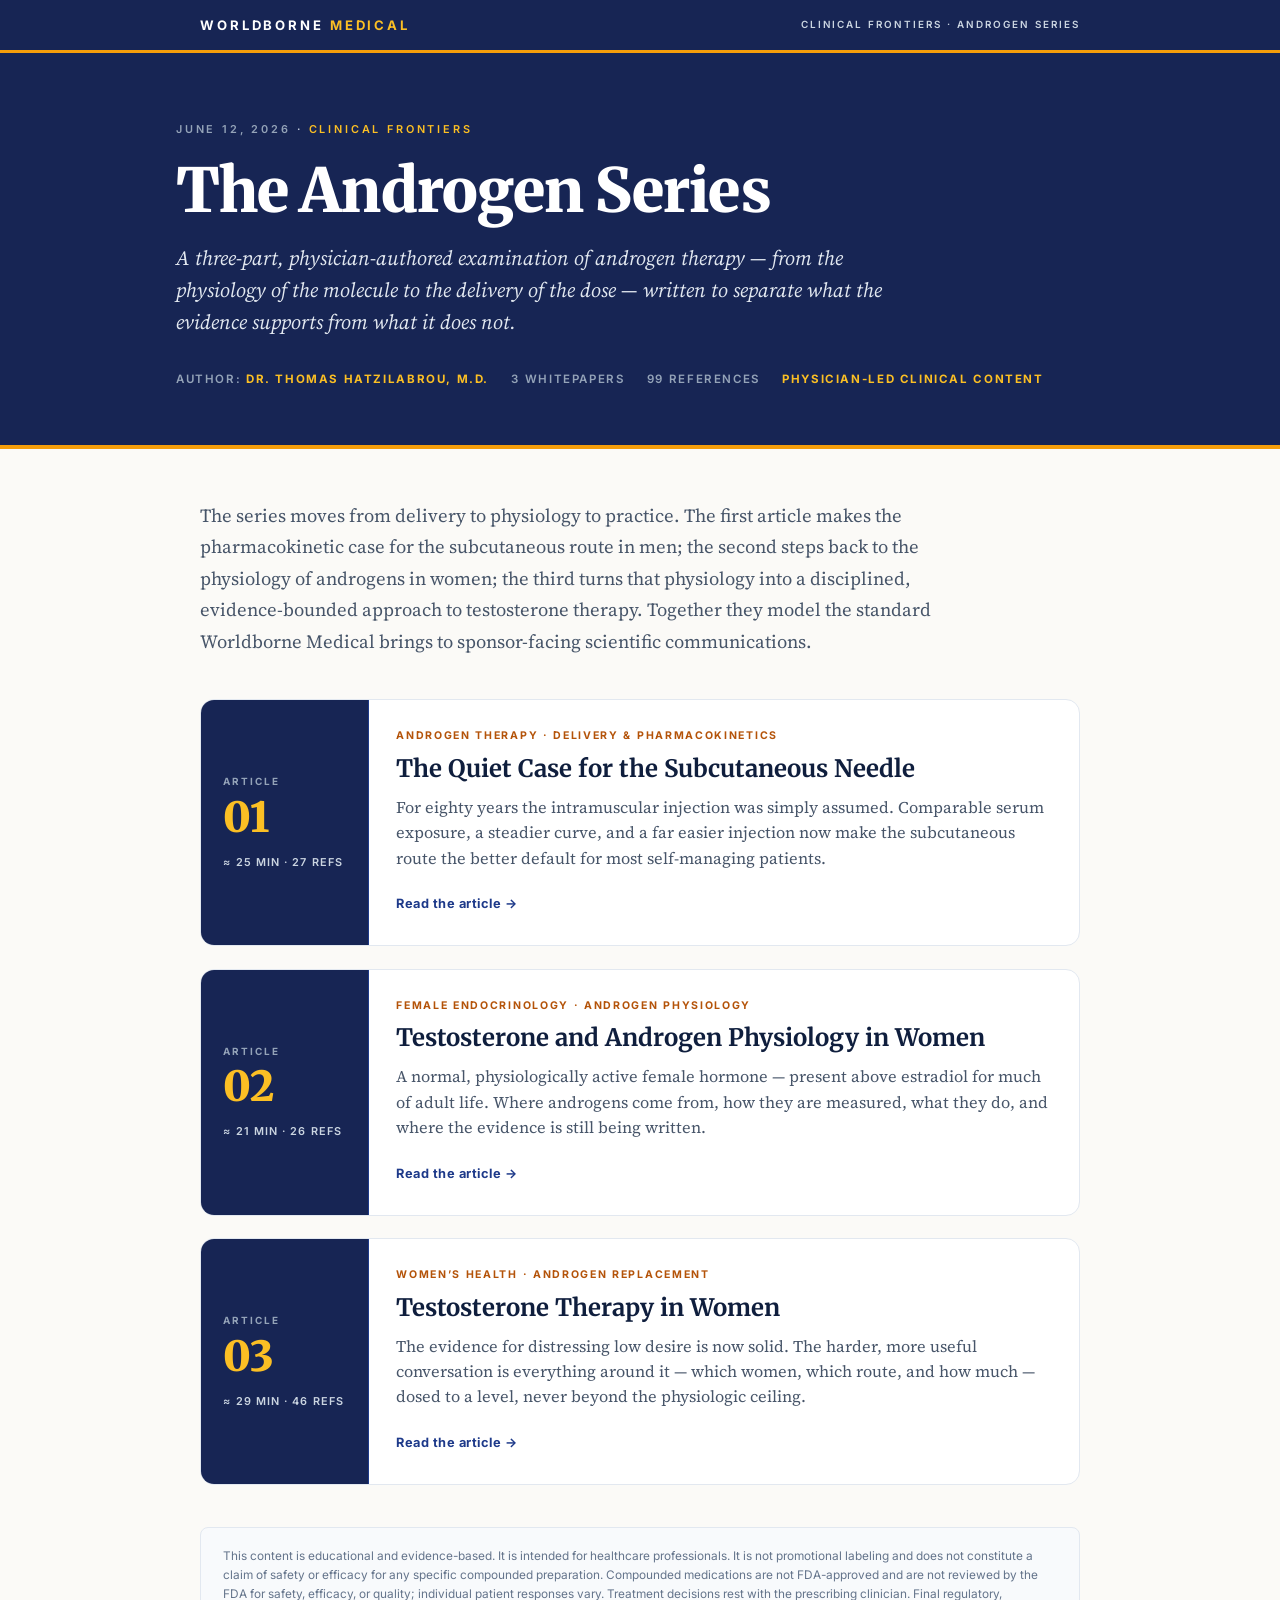
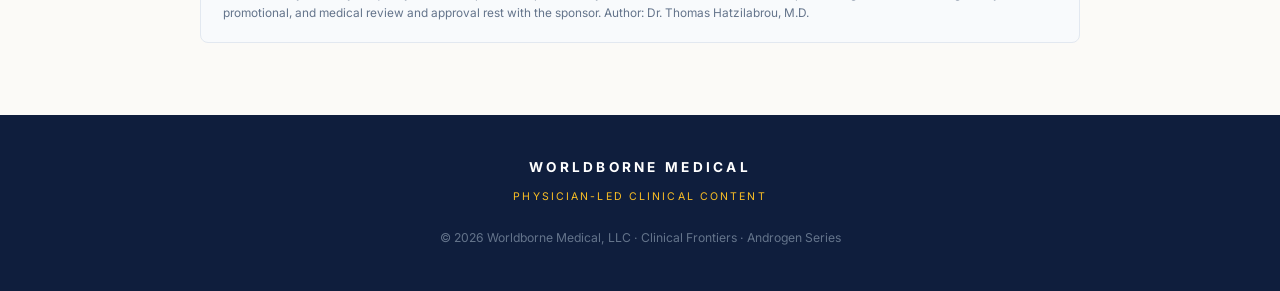
<file: articles/index.html>
<!DOCTYPE html>
<html lang="en">
<head>
<meta charset="UTF-8">
<meta name="viewport" content="width=device-width, initial-scale=1.0">
<title>The Androgen Series — Worldborne Medical · Clinical Frontiers</title>
<meta name="description" content="A three-part physician-authored whitepaper series on androgen therapy: delivery and pharmacokinetics, female androgen physiology, and testosterone therapy in women. Worldborne Medical.">
<meta name="robots" content="noindex, nofollow">
<link rel="stylesheet" href="worldborne.css">
<style>
    .series-hero {
        background: var(--navy-900);
        color: #fff;
        border-bottom: 4px solid var(--amber-500);
        padding: 4.2rem 1.5rem 3.4rem;
    }
    .series-hero .inner { max-width: var(--wide); margin: 0 auto; }
    .series-hero .eyebrow { color: var(--amber-400); margin-bottom: 1.3rem; }
    .series-hero h1 {
        font-family: var(--ff-display); font-weight: 900;
        font-size: clamp(2.4rem, 6vw, 3.8rem); line-height: 1.06;
        letter-spacing: -0.015em; color: #fff; margin: 0 0 1.2rem; max-width: 20ch;
    }
    .series-hero p.intro {
        font-family: var(--ff-read); font-size: 1.28rem; line-height: 1.55;
        color: var(--slate-200); max-width: 46rem; margin: 0; font-style: italic;
    }
    .series-hero .meta {
        margin-top: 2rem; display: flex; flex-wrap: wrap; gap: 0.6rem 1.4rem;
        font-family: var(--ff-ui); font-size: 0.72rem; font-weight: 600;
        letter-spacing: 0.14em; text-transform: uppercase; color: var(--slate-400);
    }
    .series-hero .meta b { color: var(--amber-400); font-weight: 700; }

    .toc { max-width: var(--wide); margin: 0 auto; padding: 3.2rem 1.5rem 1rem; }
    .toc .lead-in {
        font-family: var(--ff-read); font-size: 1.16rem; line-height: 1.7;
        color: var(--slate-600); max-width: 46rem; margin: 0 0 2.6rem;
    }
    .toc-grid { display: grid; gap: 1.4rem; grid-template-columns: 1fr; }

    a.article-card {
        display: grid; grid-template-columns: 1fr; gap: 0;
        text-decoration: none; background: #fff;
        border: 1px solid var(--slate-200); border-radius: 14px; overflow: hidden;
        transition: border-color .15s, transform .15s, box-shadow .15s;
    }
    a.article-card:hover { border-color: var(--amber-500); transform: translateY(-3px); box-shadow: 0 12px 30px rgba(15,30,61,0.09); }
    @media (min-width: 720px) { a.article-card { grid-template-columns: 168px 1fr; } }
    .article-card .rail {
        background: var(--navy-900); color: #fff;
        padding: 1.6rem 1.4rem; display: flex; flex-direction: column; justify-content: center;
        border-bottom: 1px solid var(--navy-800);
    }
    @media (min-width: 720px) { .article-card .rail { border-bottom: none; border-right: 1px solid var(--navy-800); } }
    .article-card .rail .no {
        font-family: var(--ff-ui); font-size: 0.62rem; font-weight: 700;
        letter-spacing: 0.2em; text-transform: uppercase; color: var(--slate-400); margin-bottom: 0.4rem;
    }
    .article-card .rail .big {
        font-family: var(--ff-display); font-weight: 900; font-size: 2.6rem; line-height: 1; color: var(--amber-400);
    }
    .article-card .rail .read {
        margin-top: 0.9rem; font-family: var(--ff-ui); font-size: 0.68rem; font-weight: 600;
        letter-spacing: 0.1em; text-transform: uppercase; color: var(--slate-300);
    }
    .article-card .body { padding: 1.7rem 1.7rem; }
    .article-card .kick {
        font-family: var(--ff-ui); font-size: 0.66rem; font-weight: 700;
        letter-spacing: 0.16em; text-transform: uppercase; color: var(--amber-600); margin-bottom: 0.6rem;
    }
    .article-card h2 {
        font-family: var(--ff-display); font-weight: 700; font-size: 1.5rem; line-height: 1.2;
        color: var(--navy-950); margin: 0 0 0.7rem;
    }
    .article-card p {
        font-family: var(--ff-read); font-size: 1.02rem; line-height: 1.55; color: var(--slate-600); margin: 0 0 0.9rem;
    }
    .article-card .go {
        font-family: var(--ff-ui); font-size: 0.8rem; font-weight: 700; letter-spacing: 0.04em; color: var(--navy-800);
    }
    .article-card:hover .go { color: var(--amber-600); }
</style>
</head>
<body>

<header class="masthead">
    <div class="masthead-inner">
        <a class="brand" href="index.html">WORLDBORNE <span>MEDICAL</span></a>
        <span class="series-tag">Clinical Frontiers · Androgen Series</span>
    </div>
</header>

<section class="series-hero">
    <div class="inner">
        <p class="eyebrow"><span class="date">June 12, 2026</span><span class="divider">·</span>Clinical Frontiers</p>
        <h1>The Androgen Series</h1>
        <p class="intro">A three-part, physician-authored examination of androgen therapy — from the physiology of the molecule to the delivery of the dose — written to separate what the evidence supports from what it does not.</p>
        <div class="meta">
            <span>Author: <b>Dr. Thomas Hatzilabrou, M.D.</b></span>
            <span>3 whitepapers</span>
            <span>99 references</span>
            <span><b>Physician-led clinical content</b></span>
        </div>
    </div>
</section>

<main class="toc">
    <p class="lead-in">The series moves from delivery to physiology to practice. The first article makes the pharmacokinetic case for the subcutaneous route in men; the second steps back to the physiology of androgens in women; the third turns that physiology into a disciplined, evidence-bounded approach to testosterone therapy. Together they model the standard Worldborne Medical brings to sponsor-facing scientific communications.</p>

    <div class="toc-grid">
        <a class="article-card" href="subcutaneous-needle.html">
            <div class="rail">
                <div class="no">Article</div>
                <div class="big">01</div>
                <div class="read">≈ 25 min · 27 refs</div>
            </div>
            <div class="body">
                <div class="kick">Androgen Therapy · Delivery &amp; Pharmacokinetics</div>
                <h2>The Quiet Case for the Subcutaneous Needle</h2>
                <p>For eighty years the intramuscular injection was simply assumed. Comparable serum exposure, a steadier curve, and a far easier injection now make the subcutaneous route the better default for most self-managing patients.</p>
                <span class="go">Read the article →</span>
            </div>
        </a>

        <a class="article-card" href="androgen-physiology-women.html">
            <div class="rail">
                <div class="no">Article</div>
                <div class="big">02</div>
                <div class="read">≈ 21 min · 26 refs</div>
            </div>
            <div class="body">
                <div class="kick">Female Endocrinology · Androgen Physiology</div>
                <h2>Testosterone and Androgen Physiology in Women</h2>
                <p>A normal, physiologically active female hormone — present above estradiol for much of adult life. Where androgens come from, how they are measured, what they do, and where the evidence is still being written.</p>
                <span class="go">Read the article →</span>
            </div>
        </a>

        <a class="article-card" href="testosterone-therapy-women.html">
            <div class="rail">
                <div class="no">Article</div>
                <div class="big">03</div>
                <div class="read">≈ 29 min · 46 refs</div>
            </div>
            <div class="body">
                <div class="kick">Women’s Health · Androgen Replacement</div>
                <h2>Testosterone Therapy in Women</h2>
                <p>The evidence for distressing low desire is now solid. The harder, more useful conversation is everything around it — which women, which route, and how much — dosed to a level, never beyond the physiologic ceiling.</p>
                <span class="go">Read the article →</span>
            </div>
        </a>
    </div>

    <div class="disclaimer" style="max-width:var(--wide); margin:2.6rem auto 0;">
        This content is educational and evidence-based. It is intended for healthcare professionals. It is not promotional labeling and does not constitute a claim of safety or efficacy for any specific compounded preparation. Compounded medications are not FDA-approved and are not reviewed by the FDA for safety, efficacy, or quality; individual patient responses vary. Treatment decisions rest with the prescribing clinician. Final regulatory, promotional, and medical review and approval rest with the sponsor. Author: Dr. Thomas Hatzilabrou, M.D.
    </div>
</main>

<footer class="site-foot">
    <div class="fbrand">Worldborne Medical</div>
    <div class="ftag">Physician-Led Clinical Content</div>
    <div class="fnote">&copy; 2026 Worldborne Medical, LLC · Clinical Frontiers · Androgen Series</div>
</footer>

</body>
</html>
</file>
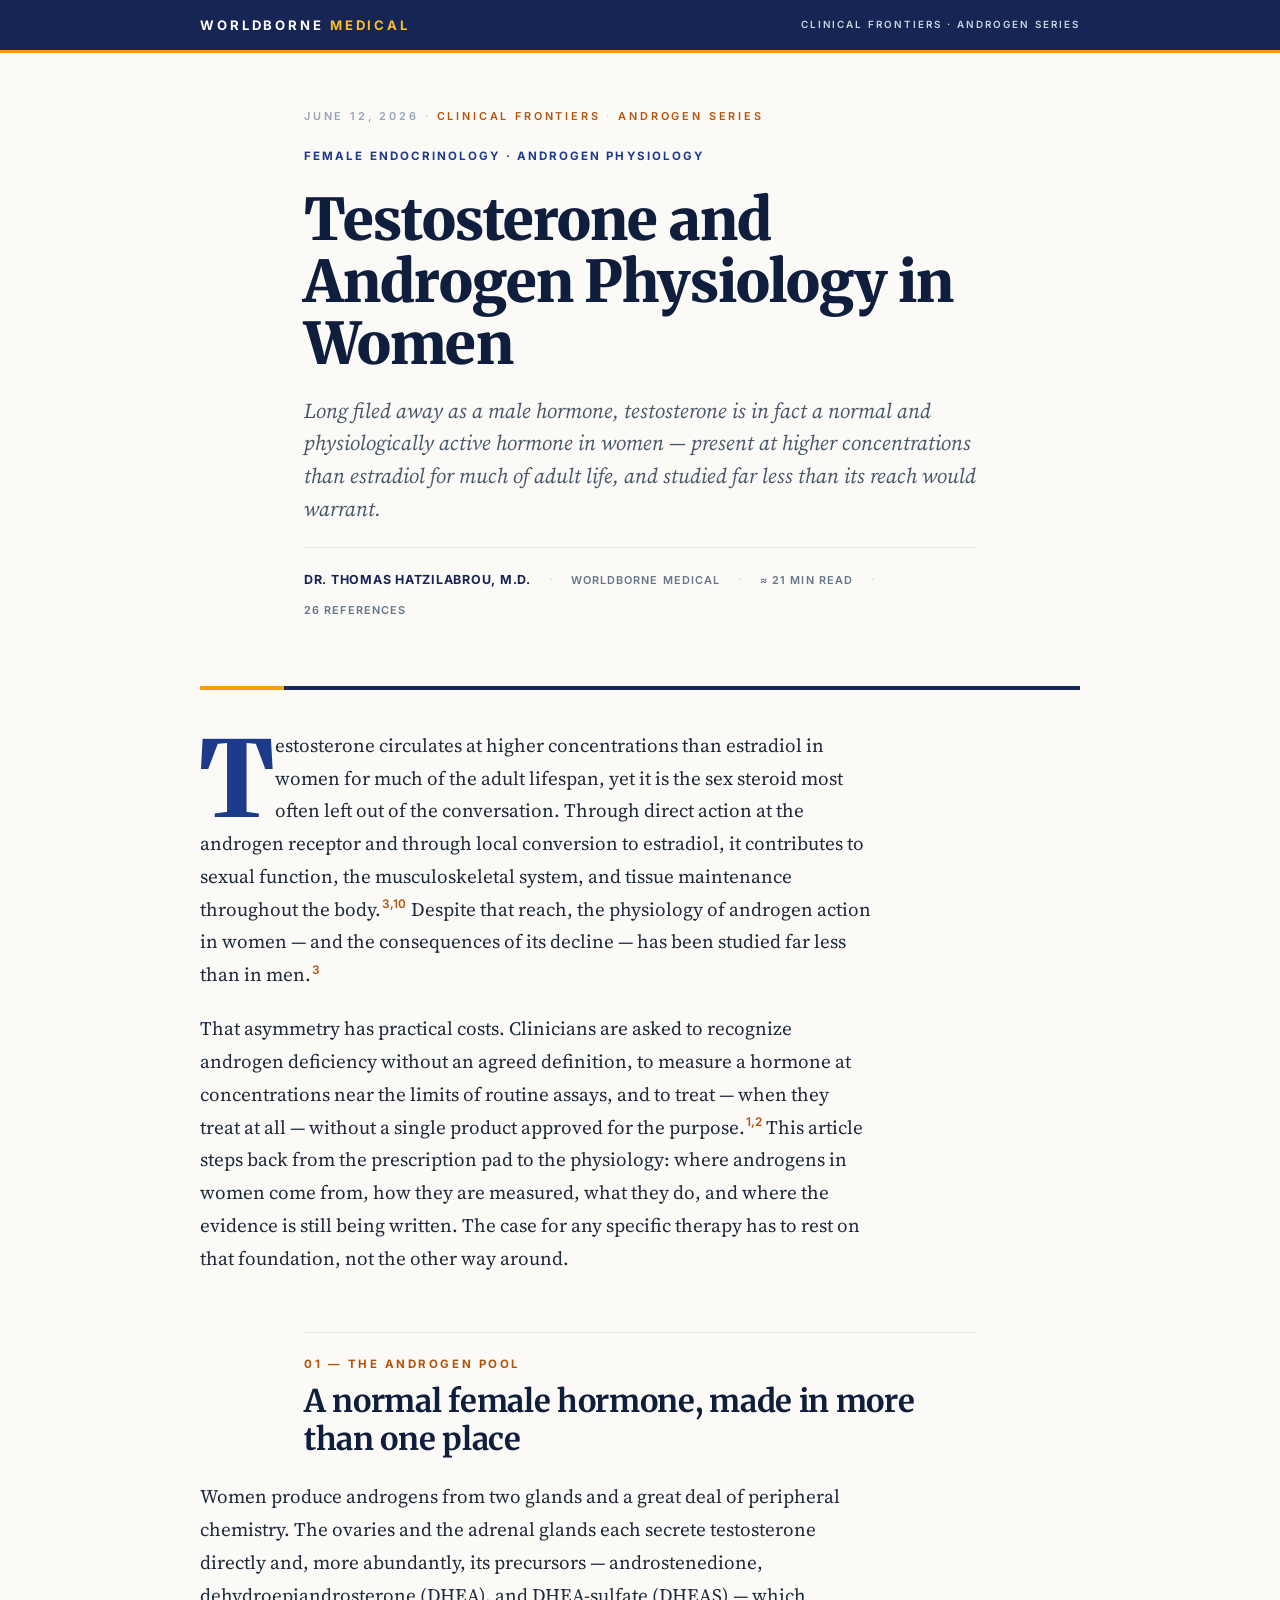
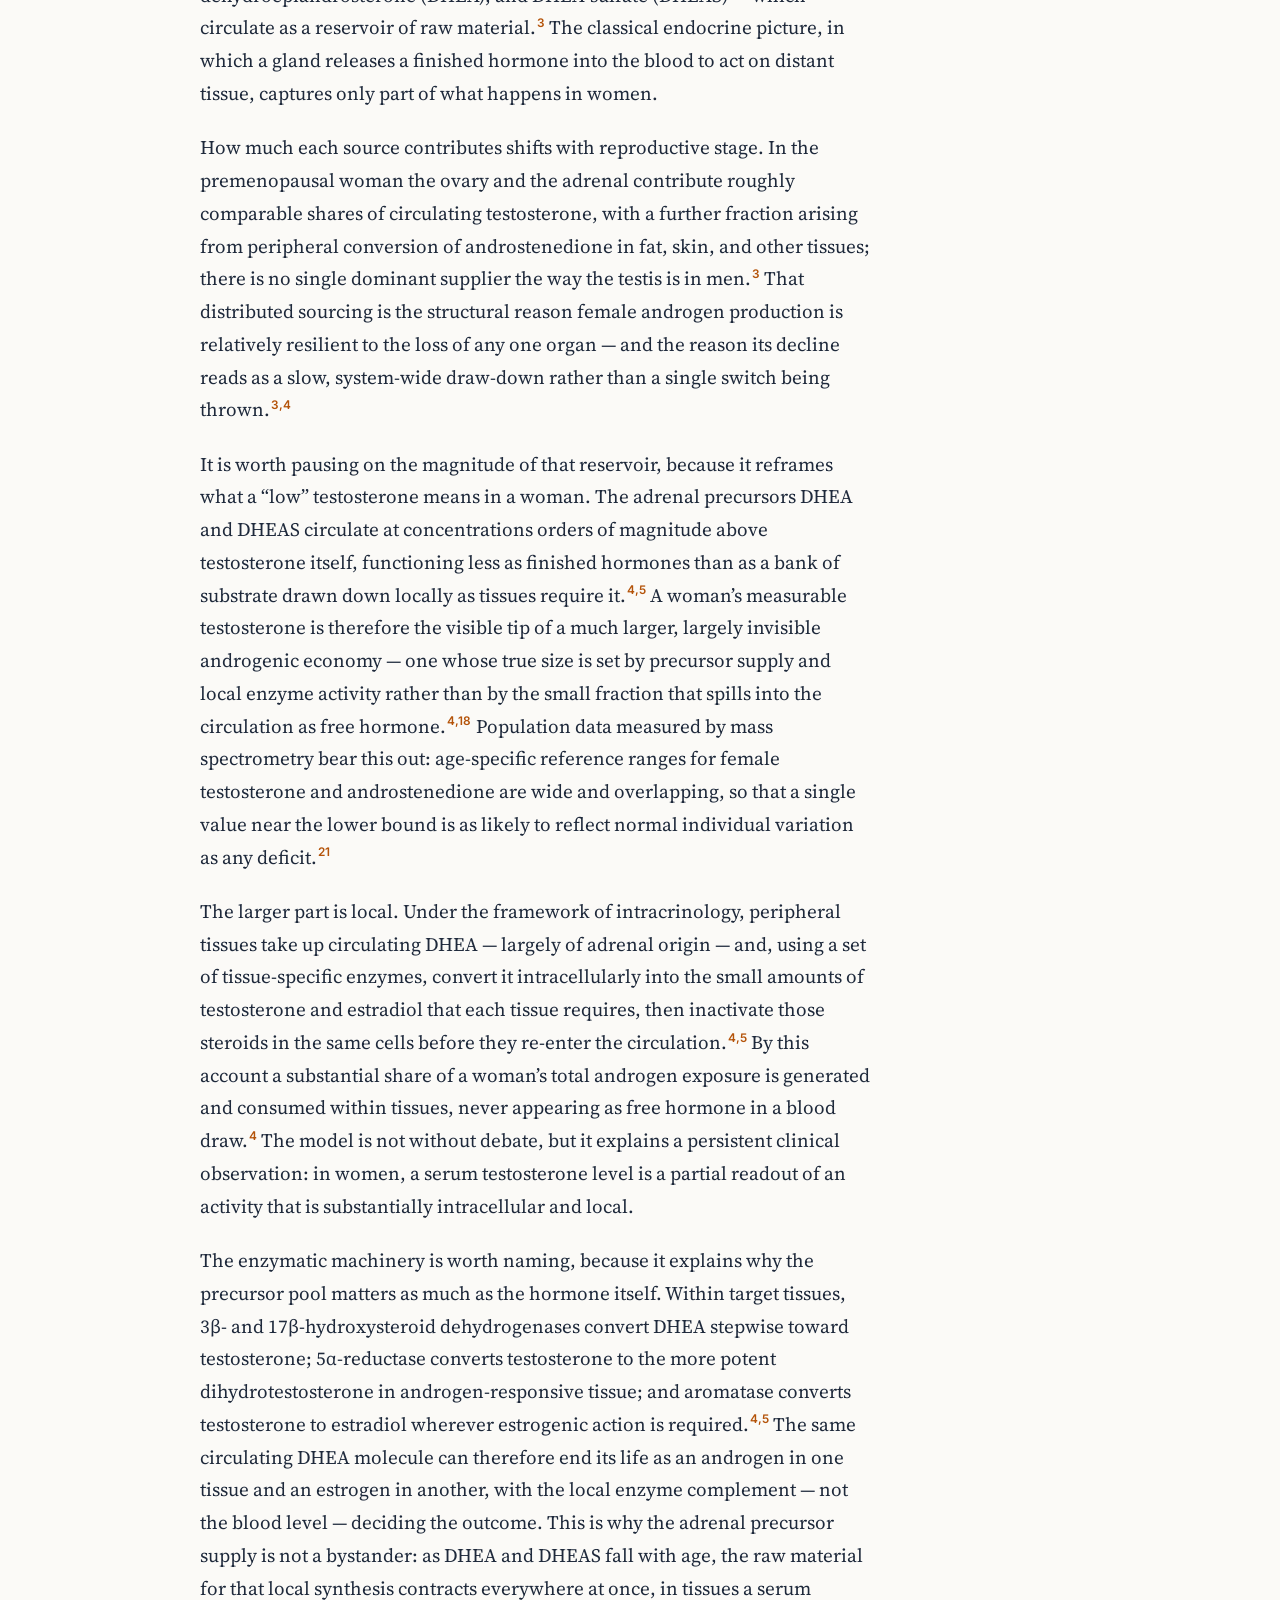
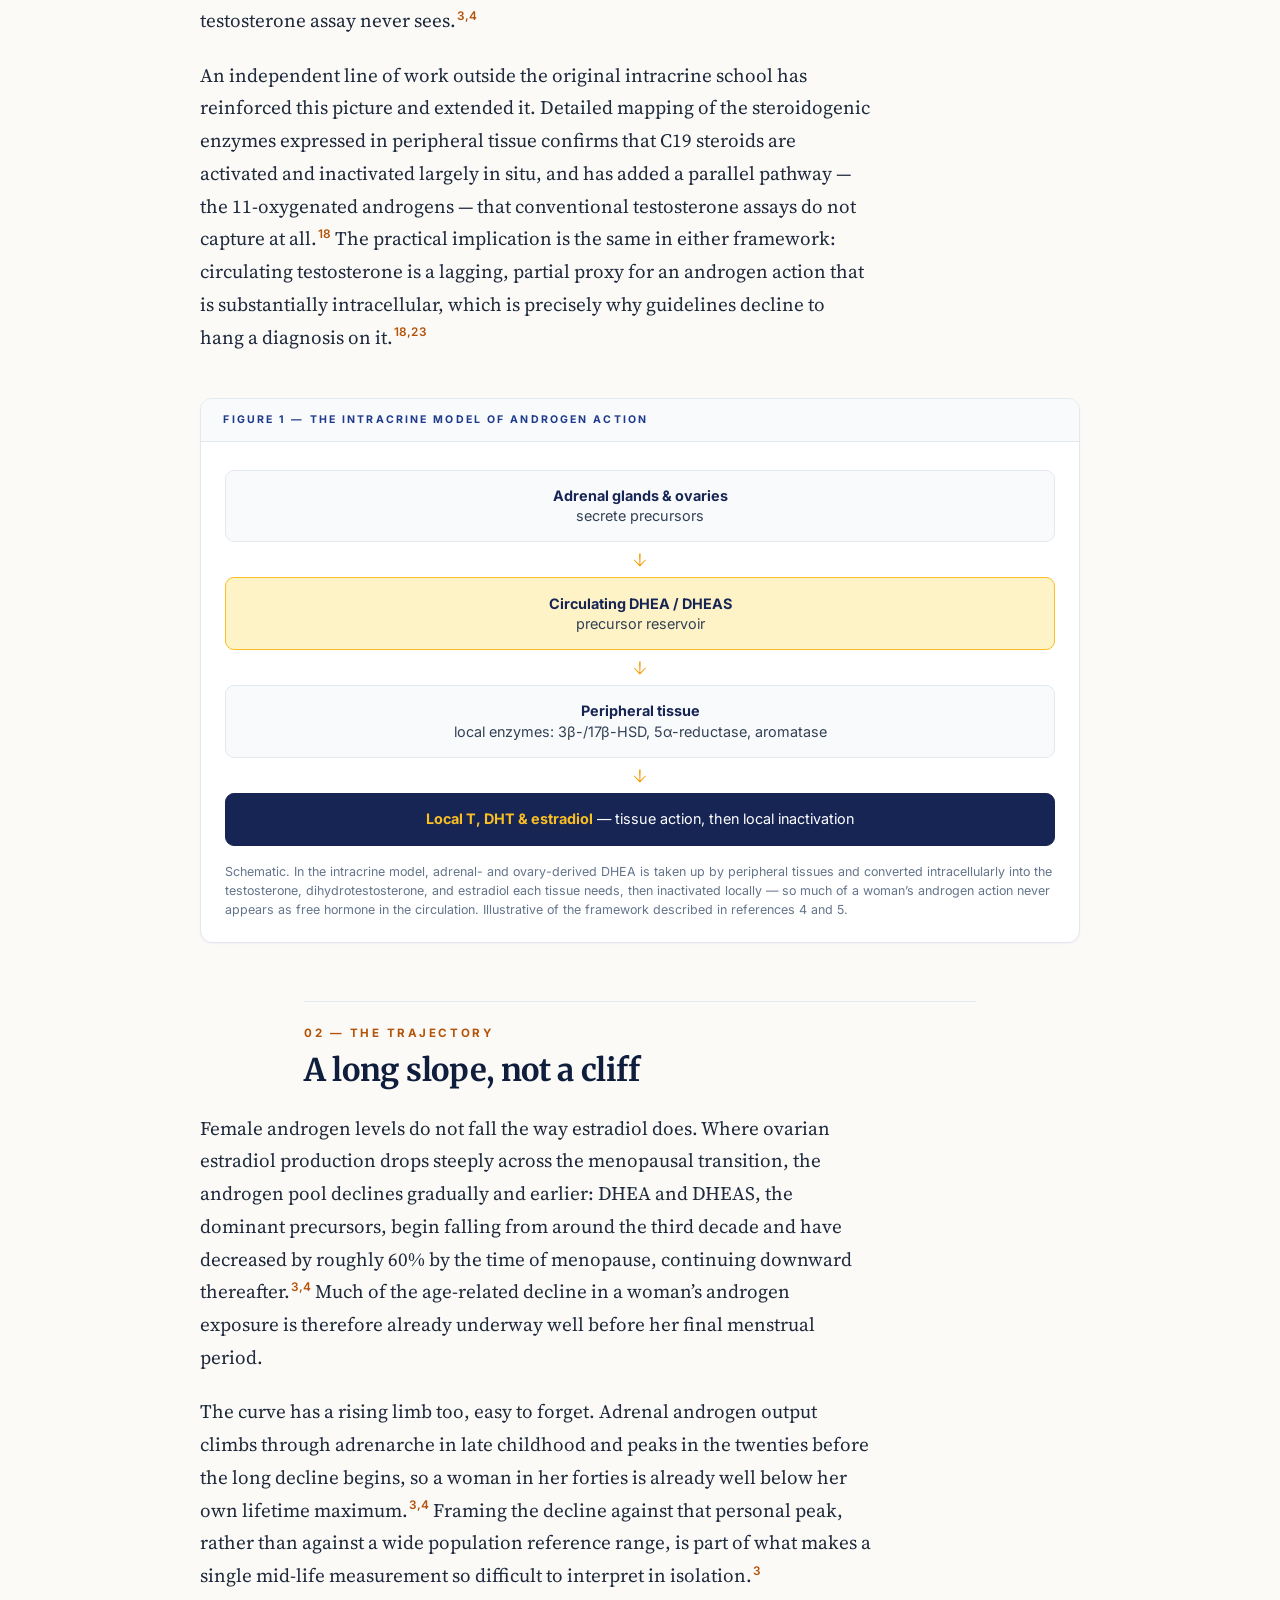
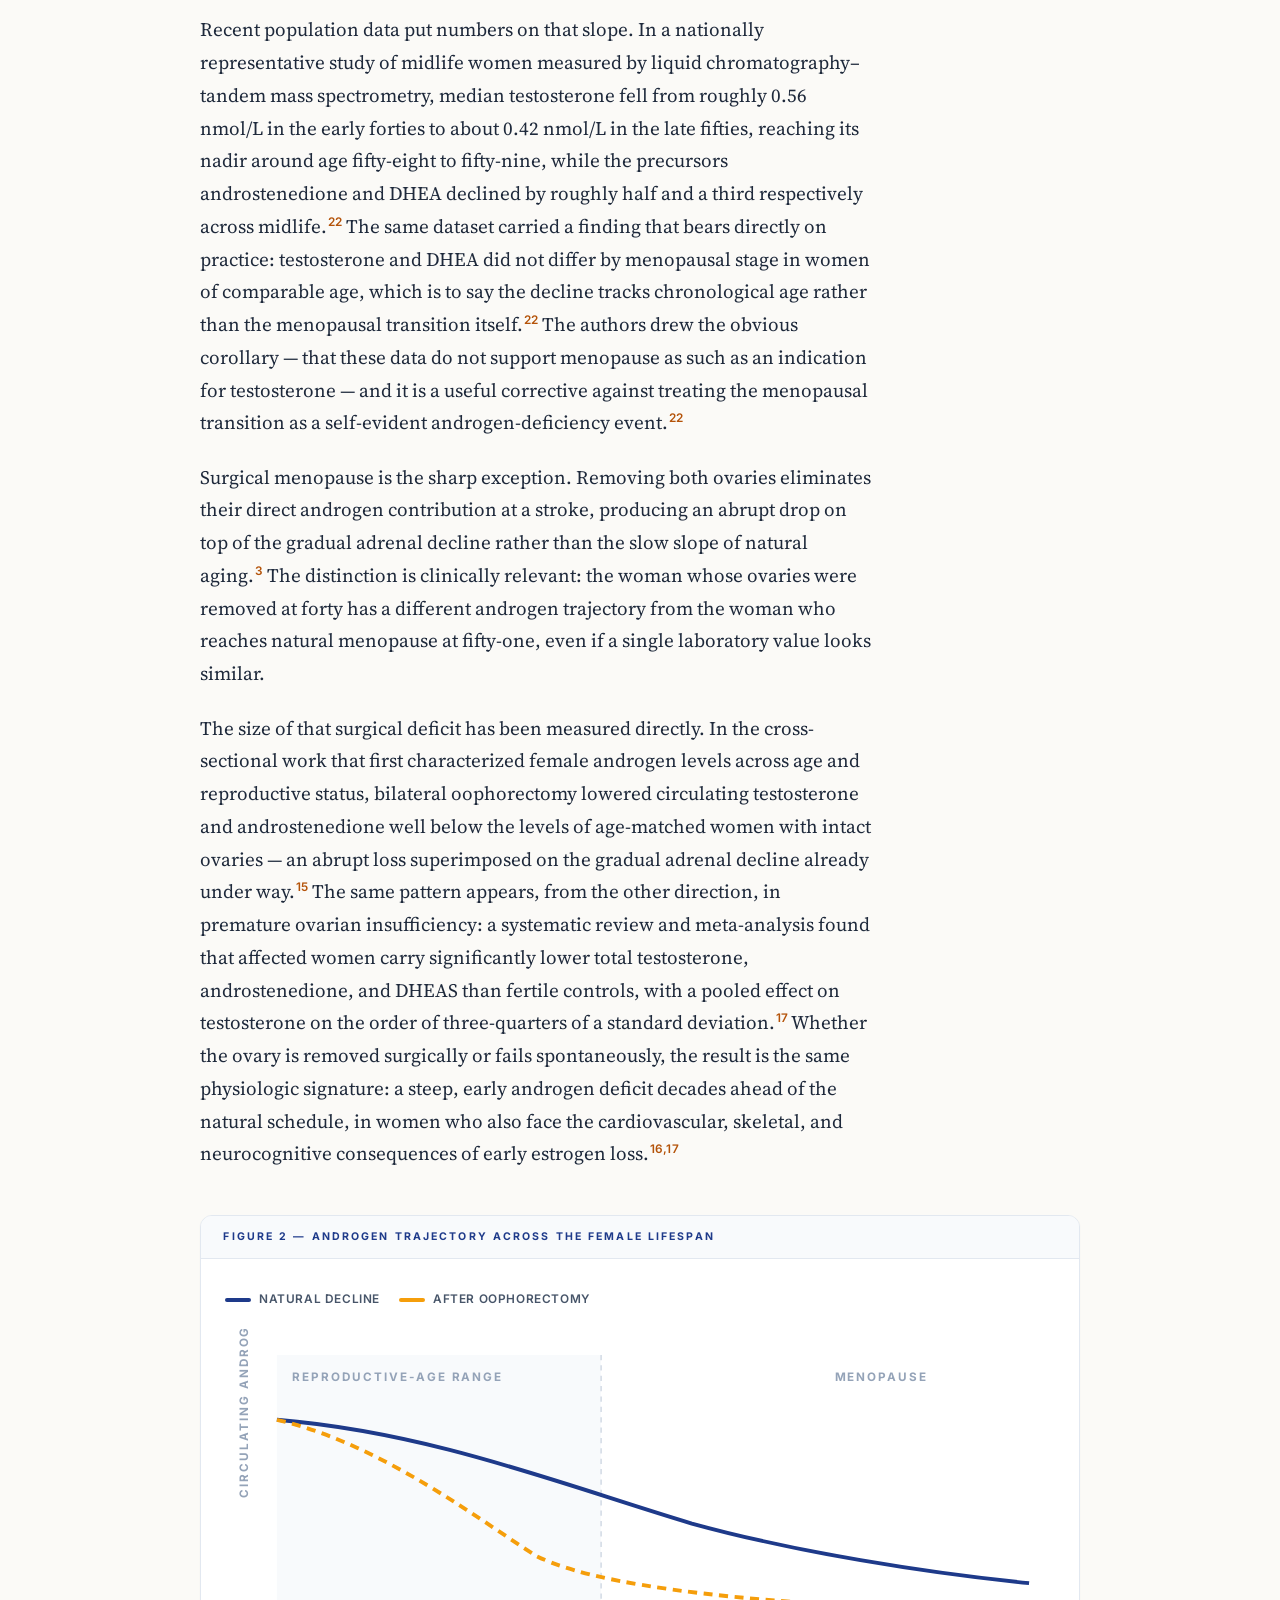
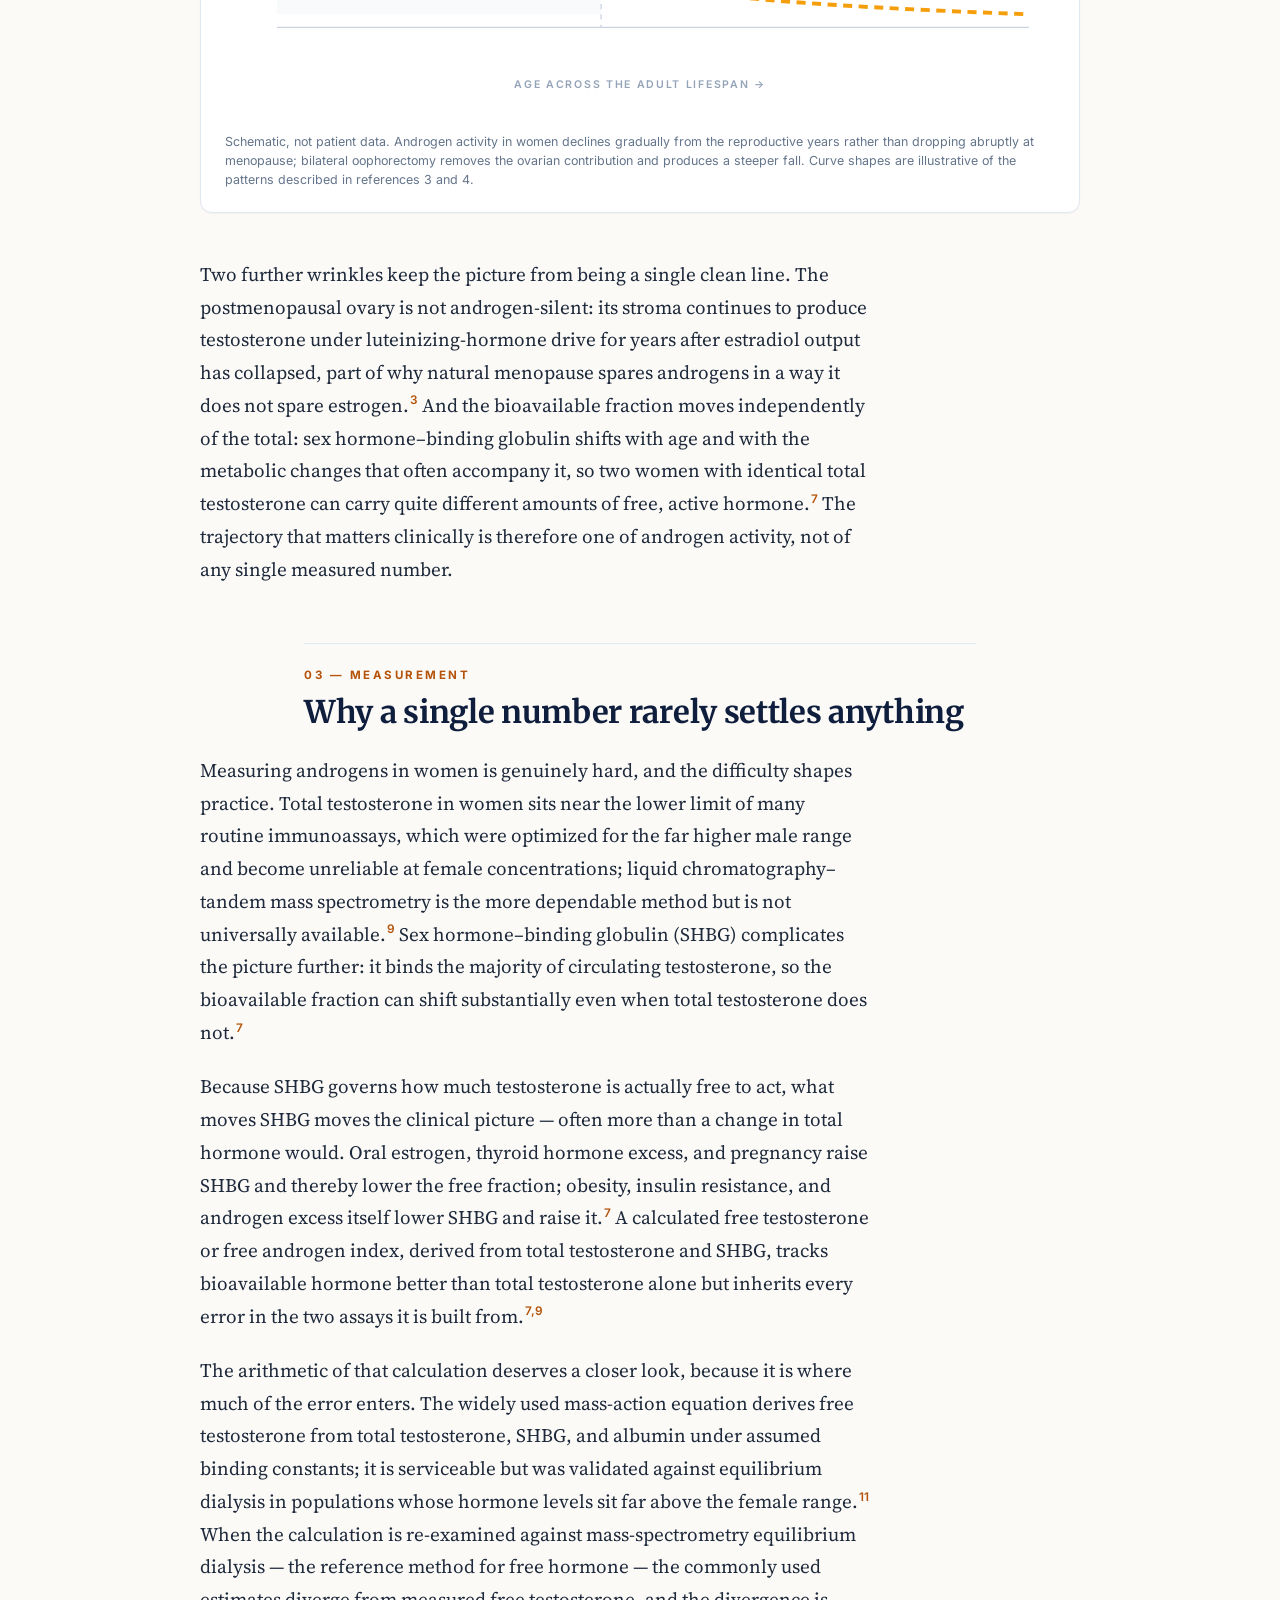
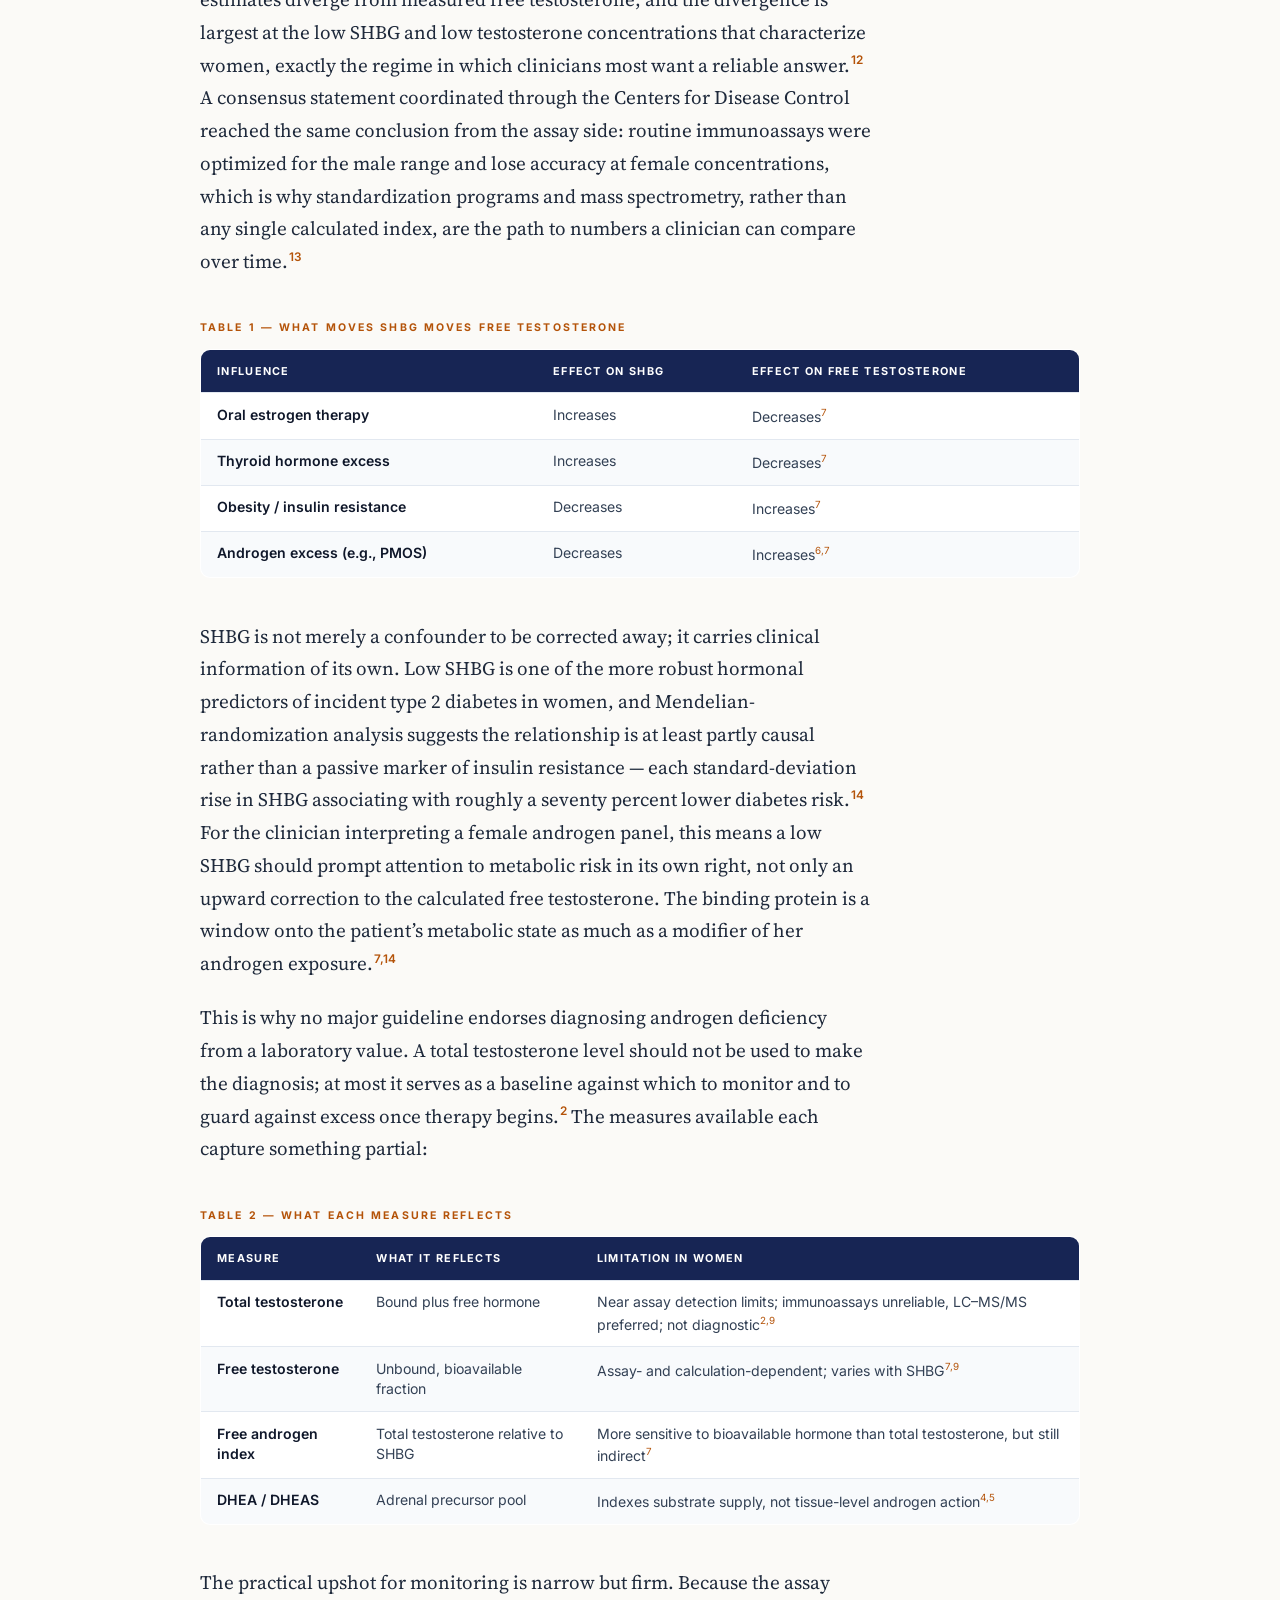
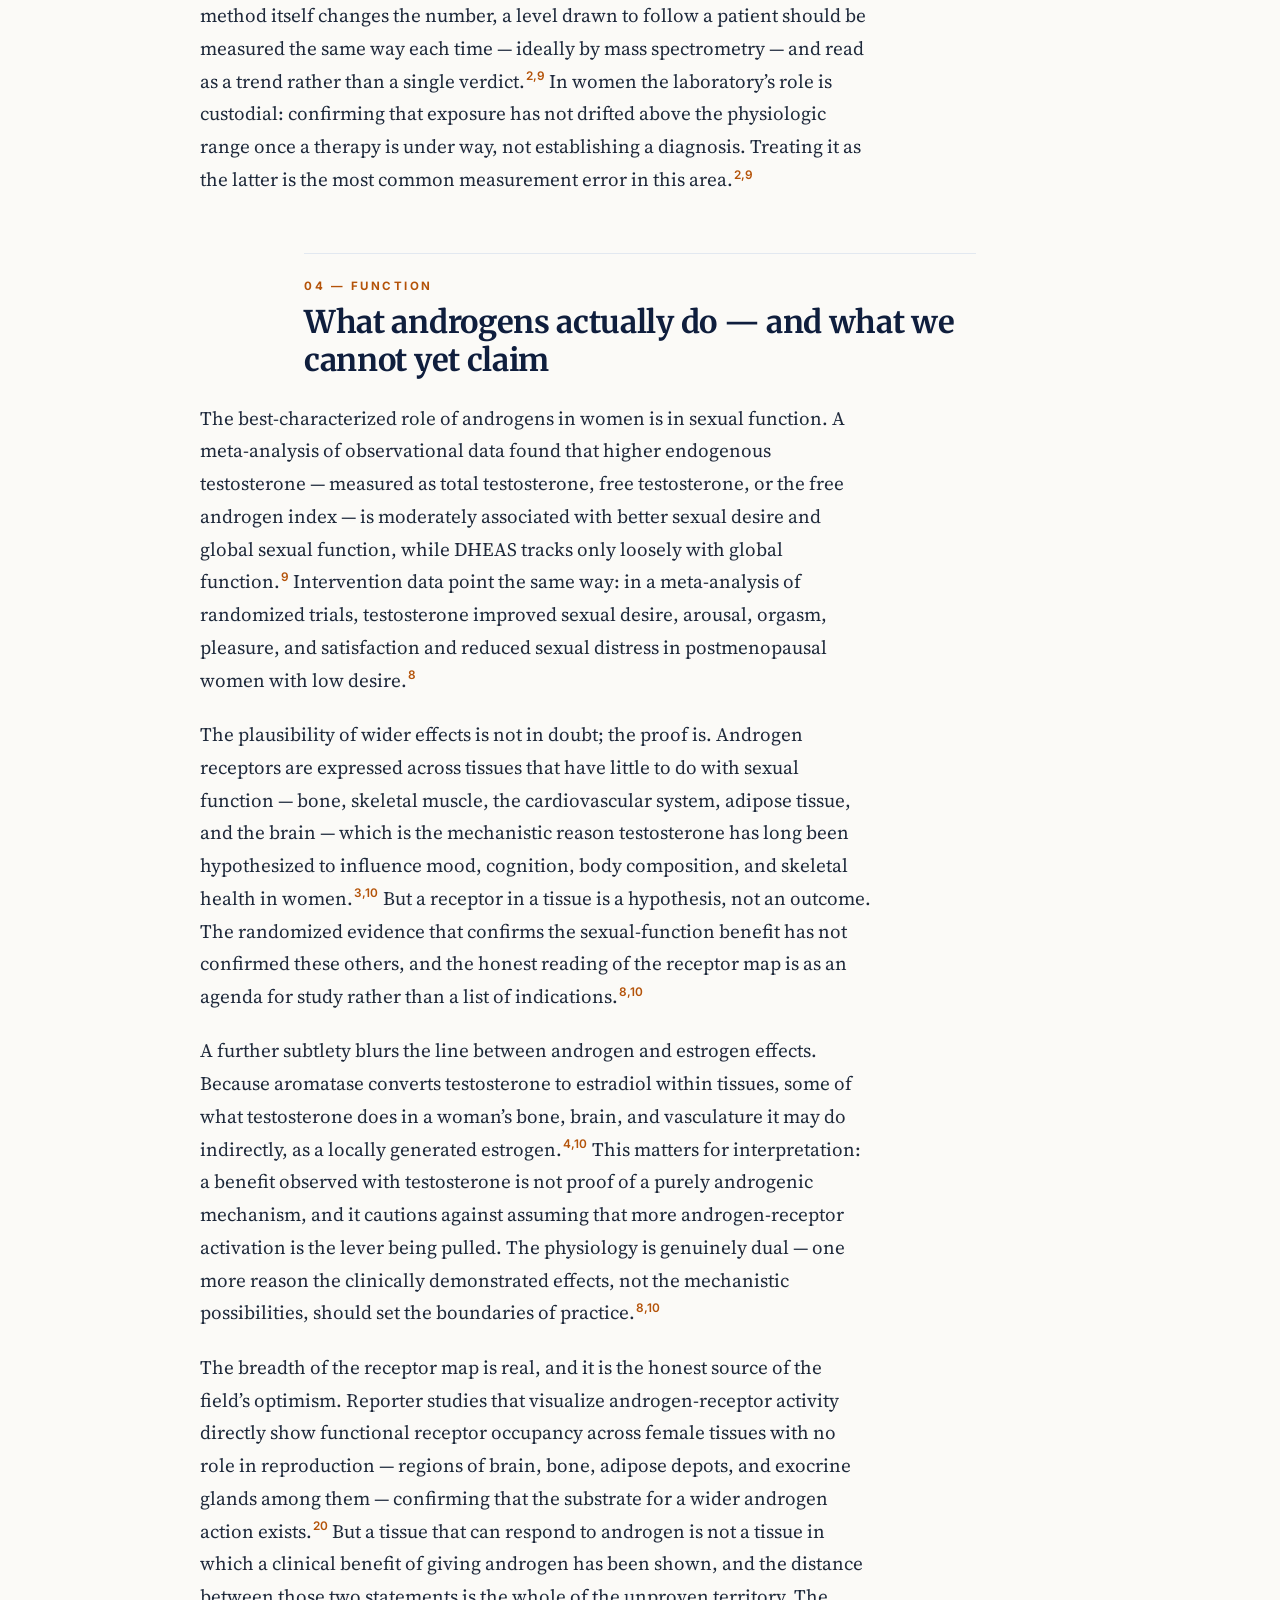
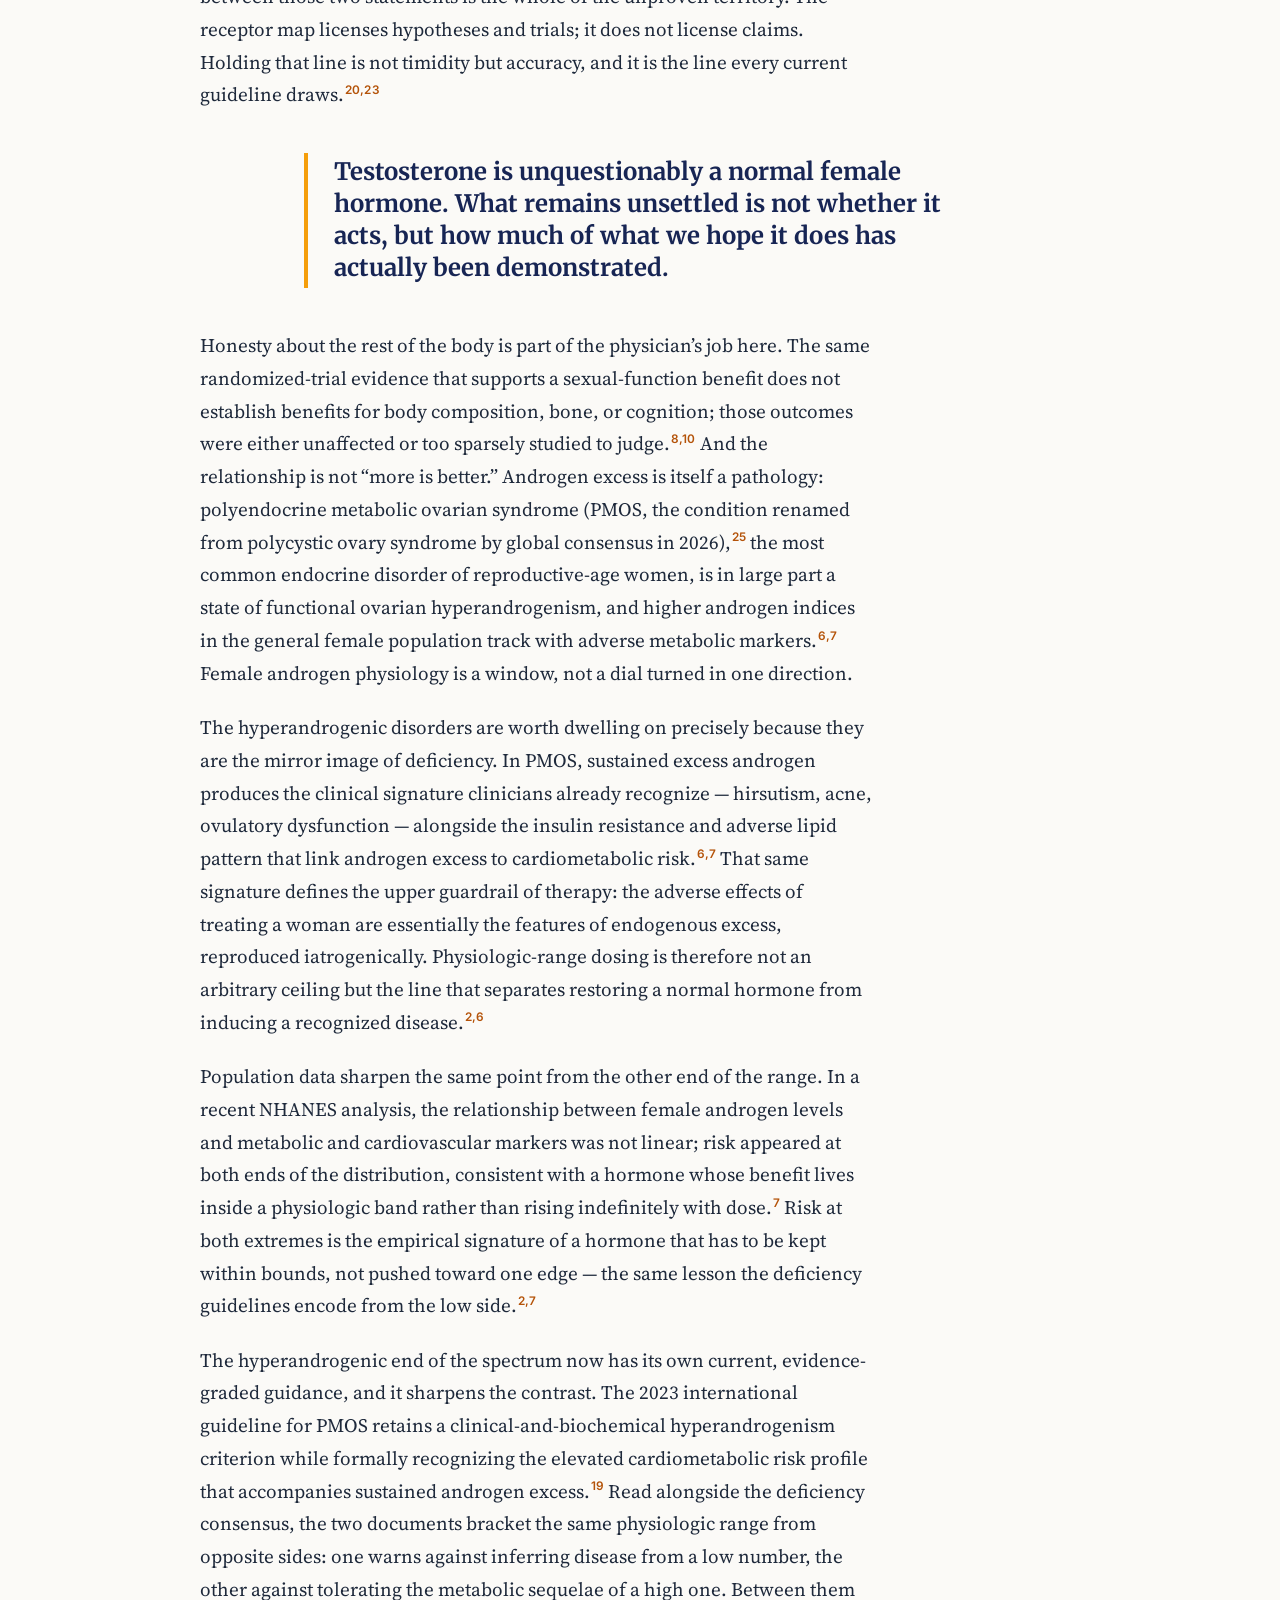
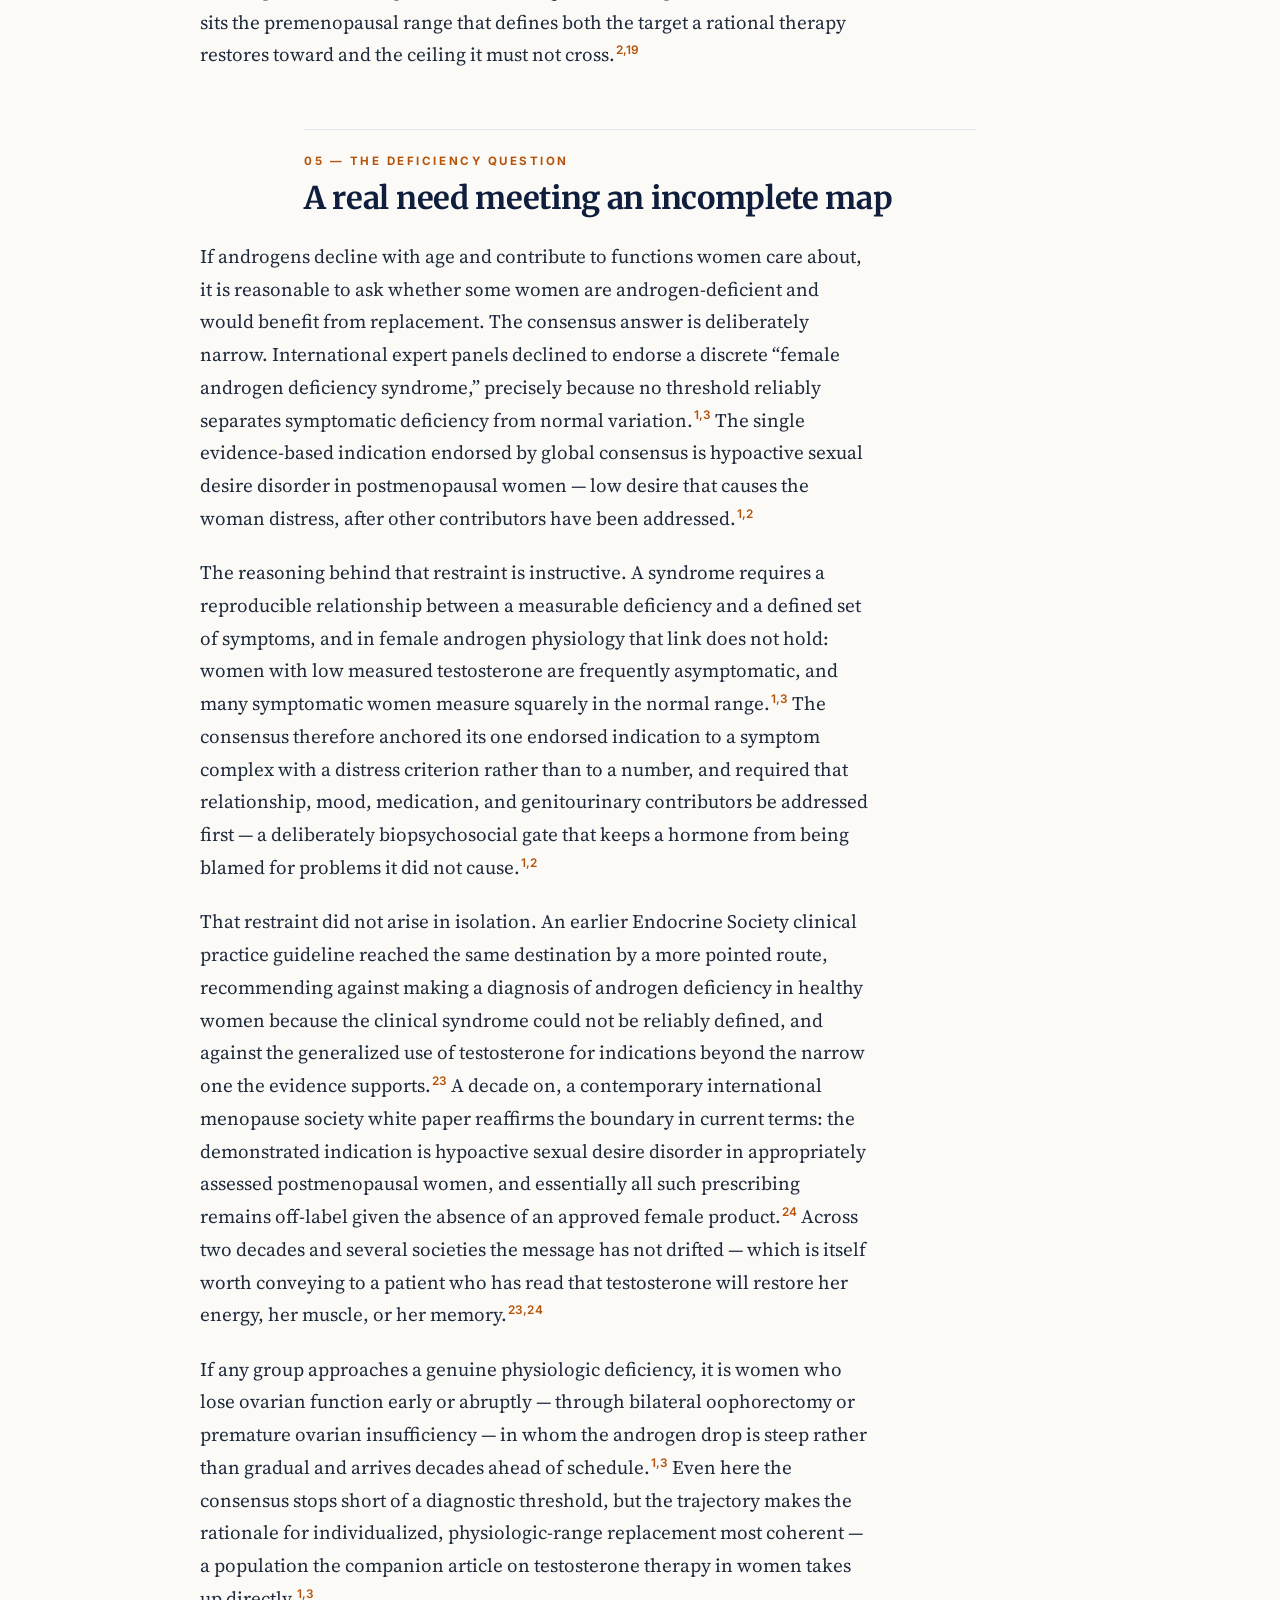
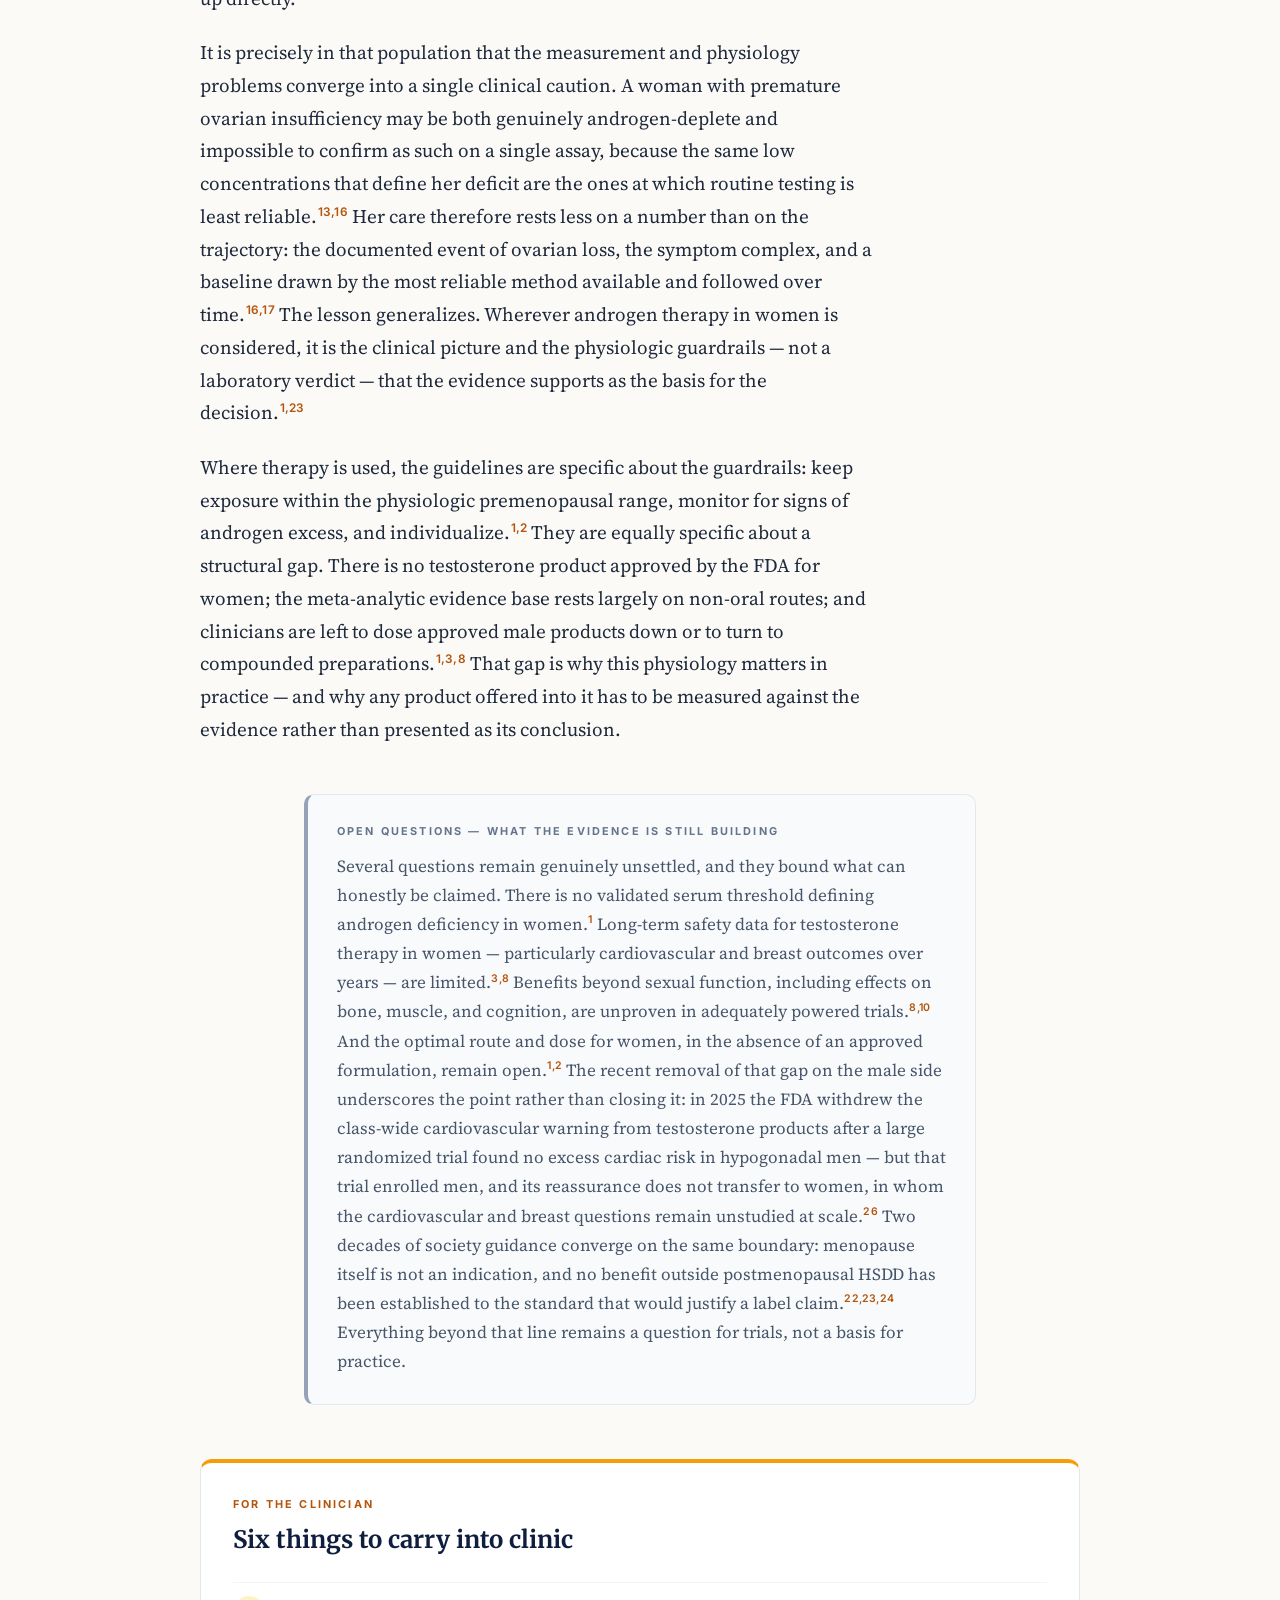
<file: articles/androgen-physiology-women.html>
<!DOCTYPE html>
<html lang="en">
<head>
<meta charset="UTF-8">
<meta name="viewport" content="width=device-width, initial-scale=1.0">
<title>Testosterone and Androgen Physiology in Women — Worldborne Medical</title>
<meta name="description" content="Testosterone is a normal, physiologically active hormone in women — where it comes from, how it is measured, what it does, and where the evidence is still being written. Worldborne Medical, Clinical Frontiers · Androgen Series.">
<meta name="robots" content="noindex, nofollow">
<meta property="og:title" content="Testosterone and Androgen Physiology in Women">
<meta property="og:type" content="article">
<link rel="stylesheet" href="worldborne.css">
</head>
<body>
<div class="progress-track"><div class="progress-bar" id="progress"></div></div>

<header class="masthead">
    <div class="masthead-inner">
        <a class="brand" href="index.html">WORLDBORNE <span>MEDICAL</span></a>
        <span class="series-tag">Clinical Frontiers · Androgen Series</span>
    </div>
</header>

<main class="article">

    <section class="hero">
        <p class="eyebrow"><span class="date">June 12, 2026</span><span class="divider">·</span>Clinical Frontiers<span class="divider">·</span>Androgen Series</p>
        <p class="kicker">Female Endocrinology · Androgen Physiology</p>
        <h1 class="headline">Testosterone and Androgen Physiology in Women</h1>
        <p class="deck">Long filed away as a male hormone, testosterone is in fact a normal and physiologically active hormone in women — present at higher concentrations than estradiol for much of adult life, and studied far less than its reach would warrant.</p>
        <div class="byline">
            <span class="author">Dr. Thomas Hatzilabrou, M.D.</span>
            <span class="dot">·</span>
            <span class="meta-pill">Worldborne Medical</span>
            <span class="dot">·</span>
            <span class="meta-pill">≈ 21 min read</span>
            <span class="dot">·</span>
            <span class="meta-pill">26 references</span>
        </div>
    </section>
    <div class="hero-rule"></div>

    <p class="lead" style="margin-top:2.4rem;">Testosterone circulates at higher concentrations than estradiol in women for much of the adult lifespan, yet it is the sex steroid most often left out of the conversation. Through direct action at the androgen receptor and through local conversion to estradiol, it contributes to sexual function, the musculoskeletal system, and tissue maintenance throughout the body.<sup class="cite">3,10</sup> Despite that reach, the physiology of androgen action in women — and the consequences of its decline — has been studied far less than in men.<sup class="cite">3</sup></p>

    <p>That asymmetry has practical costs. Clinicians are asked to recognize androgen deficiency without an agreed definition, to measure a hormone at concentrations near the limits of routine assays, and to treat — when they treat at all — without a single product approved for the purpose.<sup class="cite">1,2</sup> This article steps back from the prescription pad to the physiology: where androgens in women come from, how they are measured, what they do, and where the evidence is still being written. The case for any specific therapy has to rest on that foundation, not the other way around.</p>

    <div class="section-head">
        <span class="section-num">01 — The Androgen Pool</span>
        <h2 class="section-title">A normal female hormone, made in more than one place</h2>
    </div>

    <p>Women produce androgens from two glands and a great deal of peripheral chemistry. The ovaries and the adrenal glands each secrete testosterone directly and, more abundantly, its precursors — androstenedione, dehydroepiandrosterone (DHEA), and DHEA-sulfate (DHEAS) — which circulate as a reservoir of raw material.<sup class="cite">3</sup> The classical endocrine picture, in which a gland releases a finished hormone into the blood to act on distant tissue, captures only part of what happens in women.</p>

    <p>How much each source contributes shifts with reproductive stage. In the premenopausal woman the ovary and the adrenal contribute roughly comparable shares of circulating testosterone, with a further fraction arising from peripheral conversion of androstenedione in fat, skin, and other tissues; there is no single dominant supplier the way the testis is in men.<sup class="cite">3</sup> That distributed sourcing is the structural reason female androgen production is relatively resilient to the loss of any one organ — and the reason its decline reads as a slow, system-wide draw-down rather than a single switch being thrown.<sup class="cite">3,4</sup></p>

    <p>It is worth pausing on the magnitude of that reservoir, because it reframes what a “low” testosterone means in a woman. The adrenal precursors DHEA and DHEAS circulate at concentrations orders of magnitude above testosterone itself, functioning less as finished hormones than as a bank of substrate drawn down locally as tissues require it.<sup class="cite">4,5</sup> A woman’s measurable testosterone is therefore the visible tip of a much larger, largely invisible androgenic economy — one whose true size is set by precursor supply and local enzyme activity rather than by the small fraction that spills into the circulation as free hormone.<sup class="cite">4,18</sup> Population data measured by mass spectrometry bear this out: age-specific reference ranges for female testosterone and androstenedione are wide and overlapping, so that a single value near the lower bound is as likely to reflect normal individual variation as any deficit.<sup class="cite">21</sup></p>

    <p>The larger part is local. Under the framework of intracrinology, peripheral tissues take up circulating DHEA — largely of adrenal origin — and, using a set of tissue-specific enzymes, convert it intracellularly into the small amounts of testosterone and estradiol that each tissue requires, then inactivate those steroids in the same cells before they re-enter the circulation.<sup class="cite">4,5</sup> By this account a substantial share of a woman’s total androgen exposure is generated and consumed within tissues, never appearing as free hormone in a blood draw.<sup class="cite">4</sup> The model is not without debate, but it explains a persistent clinical observation: in women, a serum testosterone level is a partial readout of an activity that is substantially intracellular and local.</p>

    <p>The enzymatic machinery is worth naming, because it explains why the precursor pool matters as much as the hormone itself. Within target tissues, 3β- and 17β-hydroxysteroid dehydrogenases convert DHEA stepwise toward testosterone; 5α-reductase converts testosterone to the more potent dihydrotestosterone in androgen-responsive tissue; and aromatase converts testosterone to estradiol wherever estrogenic action is required.<sup class="cite">4,5</sup> The same circulating DHEA molecule can therefore end its life as an androgen in one tissue and an estrogen in another, with the local enzyme complement — not the blood level — deciding the outcome. This is why the adrenal precursor supply is not a bystander: as DHEA and DHEAS fall with age, the raw material for that local synthesis contracts everywhere at once, in tissues a serum testosterone assay never sees.<sup class="cite">3,4</sup></p>

    <p>An independent line of work outside the original intracrine school has reinforced this picture and extended it. Detailed mapping of the steroidogenic enzymes expressed in peripheral tissue confirms that C19 steroids are activated and inactivated largely in situ, and has added a parallel pathway — the 11-oxygenated androgens — that conventional testosterone assays do not capture at all.<sup class="cite">18</sup> The practical implication is the same in either framework: circulating testosterone is a lagging, partial proxy for an androgen action that is substantially intracellular, which is precisely why guidelines decline to hang a diagnosis on it.<sup class="cite">18,23</sup></p>

    <figure>
        <div class="fig-head">Figure 1 — The Intracrine Model of Androgen Action</div>
        <div class="fig-body">
            <div class="flow">
                <div class="node"><strong>Adrenal glands &amp; ovaries</strong><br>secrete precursors</div>
                <div class="arrow">↓</div>
                <div class="node amber"><strong>Circulating DHEA / DHEAS</strong><br>precursor reservoir</div>
                <div class="arrow">↓</div>
                <div class="node"><strong>Peripheral tissue</strong><br>local enzymes: 3β-/17β-HSD, 5α-reductase, aromatase</div>
                <div class="arrow">↓</div>
                <div class="node accent"><strong>Local T, DHT &amp; estradiol</strong> — tissue action, then local inactivation</div>
            </div>
        </div>
        <figcaption>Schematic. In the intracrine model, adrenal- and ovary-derived DHEA is taken up by peripheral tissues and converted intracellularly into the testosterone, dihydrotestosterone, and estradiol each tissue needs, then inactivated locally — so much of a woman’s androgen action never appears as free hormone in the circulation. Illustrative of the framework described in references 4 and 5.</figcaption>
    </figure>

    <div class="section-head">
        <span class="section-num">02 — The Trajectory</span>
        <h2 class="section-title">A long slope, not a cliff</h2>
    </div>

    <p>Female androgen levels do not fall the way estradiol does. Where ovarian estradiol production drops steeply across the menopausal transition, the androgen pool declines gradually and earlier: DHEA and DHEAS, the dominant precursors, begin falling from around the third decade and have decreased by roughly 60% by the time of menopause, continuing downward thereafter.<sup class="cite">3,4</sup> Much of the age-related decline in a woman’s androgen exposure is therefore already underway well before her final menstrual period.</p>

    <p>The curve has a rising limb too, easy to forget. Adrenal androgen output climbs through adrenarche in late childhood and peaks in the twenties before the long decline begins, so a woman in her forties is already well below her own lifetime maximum.<sup class="cite">3,4</sup> Framing the decline against that personal peak, rather than against a wide population reference range, is part of what makes a single mid-life measurement so difficult to interpret in isolation.<sup class="cite">3</sup></p>

    <p>Recent population data put numbers on that slope. In a nationally representative study of midlife women measured by liquid chromatography–tandem mass spectrometry, median testosterone fell from roughly 0.56 nmol/L in the early forties to about 0.42 nmol/L in the late fifties, reaching its nadir around age fifty-eight to fifty-nine, while the precursors androstenedione and DHEA declined by roughly half and a third respectively across midlife.<sup class="cite">22</sup> The same dataset carried a finding that bears directly on practice: testosterone and DHEA did not differ by menopausal stage in women of comparable age, which is to say the decline tracks chronological age rather than the menopausal transition itself.<sup class="cite">22</sup> The authors drew the obvious corollary — that these data do not support menopause as such as an indication for testosterone — and it is a useful corrective against treating the menopausal transition as a self-evident androgen-deficiency event.<sup class="cite">22</sup></p>

    <p>Surgical menopause is the sharp exception. Removing both ovaries eliminates their direct androgen contribution at a stroke, producing an abrupt drop on top of the gradual adrenal decline rather than the slow slope of natural aging.<sup class="cite">3</sup> The distinction is clinically relevant: the woman whose ovaries were removed at forty has a different androgen trajectory from the woman who reaches natural menopause at fifty-one, even if a single laboratory value looks similar.</p>

    <p>The size of that surgical deficit has been measured directly. In the cross-sectional work that first characterized female androgen levels across age and reproductive status, bilateral oophorectomy lowered circulating testosterone and androstenedione well below the levels of age-matched women with intact ovaries — an abrupt loss superimposed on the gradual adrenal decline already under way.<sup class="cite">15</sup> The same pattern appears, from the other direction, in premature ovarian insufficiency: a systematic review and meta-analysis found that affected women carry significantly lower total testosterone, androstenedione, and DHEAS than fertile controls, with a pooled effect on testosterone on the order of three-quarters of a standard deviation.<sup class="cite">17</sup> Whether the ovary is removed surgically or fails spontaneously, the result is the same physiologic signature: a steep, early androgen deficit decades ahead of the natural schedule, in women who also face the cardiovascular, skeletal, and neurocognitive consequences of early estrogen loss.<sup class="cite">16,17</sup></p>

    <figure>
        <div class="fig-head">Figure 2 — Androgen Trajectory Across the Female Lifespan</div>
        <div class="fig-body">
            <div class="legend">
                <div class="item"><span class="swatch" style="background:var(--navy-800)"></span>Natural decline</div>
                <div class="item"><span class="swatch" style="background:var(--amber-500)"></span>After oophorectomy</div>
            </div>
            <svg viewBox="0 0 640 260" width="100%" role="img" aria-label="Schematic curves: androgen activity declines gradually from the reproductive years; bilateral oophorectomy produces a steeper fall.">
                <rect x="40" y="20" width="250" height="200" fill="#f8fafc"/>
                <text x="52" y="40" font-family="Inter" font-size="9" letter-spacing="1.5" fill="#94a3b8" font-weight="700">REPRODUCTIVE-AGE RANGE</text>
                <text x="470" y="40" font-family="Inter" font-size="9" letter-spacing="1.5" fill="#94a3b8" font-weight="700">MENOPAUSE</text>
                <line x1="290" y1="20" x2="290" y2="230" stroke="#cbd5e1" stroke-width="1" stroke-dasharray="4 4"/>
                <!-- natural gradual decline -->
                <path d="M40,70 C160,80 260,120 360,150 C440,172 540,188 620,196" fill="none" stroke="#1e3a8a" stroke-width="3"/>
                <!-- oophorectomy steeper -->
                <path d="M40,70 C120,88 200,150 240,175 C300,205 460,214 620,220" fill="none" stroke="#f59e0b" stroke-width="3" stroke-dasharray="7 5"/>
                <line x1="40" y1="230" x2="620" y2="230" stroke="#cbd5e1" stroke-width="1"/>
                <text x="18" y="130" font-family="Inter" font-size="9" letter-spacing="1.5" fill="#94a3b8" font-weight="700" transform="rotate(-90 18 130)">CIRCULATING ANDROGEN ACTIVITY</text>
            </svg>
            <p class="axis-label">Age across the adult lifespan →</p>
        </div>
        <figcaption>Schematic, not patient data. Androgen activity in women declines gradually from the reproductive years rather than dropping abruptly at menopause; bilateral oophorectomy removes the ovarian contribution and produces a steeper fall. Curve shapes are illustrative of the patterns described in references 3 and 4.</figcaption>
    </figure>

    <p>Two further wrinkles keep the picture from being a single clean line. The postmenopausal ovary is not androgen-silent: its stroma continues to produce testosterone under luteinizing-hormone drive for years after estradiol output has collapsed, part of why natural menopause spares androgens in a way it does not spare estrogen.<sup class="cite">3</sup> And the bioavailable fraction moves independently of the total: sex hormone–binding globulin shifts with age and with the metabolic changes that often accompany it, so two women with identical total testosterone can carry quite different amounts of free, active hormone.<sup class="cite">7</sup> The trajectory that matters clinically is therefore one of androgen activity, not of any single measured number.</p>

    <div class="section-head">
        <span class="section-num">03 — Measurement</span>
        <h2 class="section-title">Why a single number rarely settles anything</h2>
    </div>

    <p>Measuring androgens in women is genuinely hard, and the difficulty shapes practice. Total testosterone in women sits near the lower limit of many routine immunoassays, which were optimized for the far higher male range and become unreliable at female concentrations; liquid chromatography–tandem mass spectrometry is the more dependable method but is not universally available.<sup class="cite">9</sup> Sex hormone–binding globulin (SHBG) complicates the picture further: it binds the majority of circulating testosterone, so the bioavailable fraction can shift substantially even when total testosterone does not.<sup class="cite">7</sup></p>

    <p>Because SHBG governs how much testosterone is actually free to act, what moves SHBG moves the clinical picture — often more than a change in total hormone would. Oral estrogen, thyroid hormone excess, and pregnancy raise SHBG and thereby lower the free fraction; obesity, insulin resistance, and androgen excess itself lower SHBG and raise it.<sup class="cite">7</sup> A calculated free testosterone or free androgen index, derived from total testosterone and SHBG, tracks bioavailable hormone better than total testosterone alone but inherits every error in the two assays it is built from.<sup class="cite">7,9</sup></p>

    <p>The arithmetic of that calculation deserves a closer look, because it is where much of the error enters. The widely used mass-action equation derives free testosterone from total testosterone, SHBG, and albumin under assumed binding constants; it is serviceable but was validated against equilibrium dialysis in populations whose hormone levels sit far above the female range.<sup class="cite">11</sup> When the calculation is re-examined against mass-spectrometry equilibrium dialysis — the reference method for free hormone — the commonly used estimates diverge from measured free testosterone, and the divergence is largest at the low SHBG and low testosterone concentrations that characterize women, exactly the regime in which clinicians most want a reliable answer.<sup class="cite">12</sup> A consensus statement coordinated through the Centers for Disease Control reached the same conclusion from the assay side: routine immunoassays were optimized for the male range and lose accuracy at female concentrations, which is why standardization programs and mass spectrometry, rather than any single calculated index, are the path to numbers a clinician can compare over time.<sup class="cite">13</sup></p>

    <div class="table-wrap">
        <div class="table-label">Table 1 — What moves SHBG moves free testosterone</div>
        <table class="wb">
            <thead><tr><th>Influence</th><th>Effect on SHBG</th><th>Effect on free testosterone</th></tr></thead>
            <tbody>
                <tr><td>Oral estrogen therapy</td><td>Increases</td><td>Decreases<sup>7</sup></td></tr>
                <tr><td>Thyroid hormone excess</td><td>Increases</td><td>Decreases<sup>7</sup></td></tr>
                <tr><td>Obesity / insulin resistance</td><td>Decreases</td><td>Increases<sup>7</sup></td></tr>
                <tr><td>Androgen excess (e.g., PMOS)</td><td>Decreases</td><td>Increases<sup>6,7</sup></td></tr>
            </tbody>
        </table>
    </div>

    <p>SHBG is not merely a confounder to be corrected away; it carries clinical information of its own. Low SHBG is one of the more robust hormonal predictors of incident type 2 diabetes in women, and Mendelian-randomization analysis suggests the relationship is at least partly causal rather than a passive marker of insulin resistance — each standard-deviation rise in SHBG associating with roughly a seventy percent lower diabetes risk.<sup class="cite">14</sup> For the clinician interpreting a female androgen panel, this means a low SHBG should prompt attention to metabolic risk in its own right, not only an upward correction to the calculated free testosterone. The binding protein is a window onto the patient’s metabolic state as much as a modifier of her androgen exposure.<sup class="cite">7,14</sup></p>

    <p>This is why no major guideline endorses diagnosing androgen deficiency from a laboratory value. A total testosterone level should not be used to make the diagnosis; at most it serves as a baseline against which to monitor and to guard against excess once therapy begins.<sup class="cite">2</sup> The measures available each capture something partial:</p>

    <div class="table-wrap">
        <div class="table-label">Table 2 — What each measure reflects</div>
        <table class="wb">
            <thead><tr><th>Measure</th><th>What it reflects</th><th>Limitation in women</th></tr></thead>
            <tbody>
                <tr><td>Total testosterone</td><td>Bound plus free hormone</td><td>Near assay detection limits; immunoassays unreliable, LC–MS/MS preferred; not diagnostic<sup>2,9</sup></td></tr>
                <tr><td>Free testosterone</td><td>Unbound, bioavailable fraction</td><td>Assay- and calculation-dependent; varies with SHBG<sup>7,9</sup></td></tr>
                <tr><td>Free androgen index</td><td>Total testosterone relative to SHBG</td><td>More sensitive to bioavailable hormone than total testosterone, but still indirect<sup>7</sup></td></tr>
                <tr><td>DHEA / DHEAS</td><td>Adrenal precursor pool</td><td>Indexes substrate supply, not tissue-level androgen action<sup>4,5</sup></td></tr>
            </tbody>
        </table>
    </div>

    <p>The practical upshot for monitoring is narrow but firm. Because the assay method itself changes the number, a level drawn to follow a patient should be measured the same way each time — ideally by mass spectrometry — and read as a trend rather than a single verdict.<sup class="cite">2,9</sup> In women the laboratory’s role is custodial: confirming that exposure has not drifted above the physiologic range once a therapy is under way, not establishing a diagnosis. Treating it as the latter is the most common measurement error in this area.<sup class="cite">2,9</sup></p>

    <div class="section-head">
        <span class="section-num">04 — Function</span>
        <h2 class="section-title">What androgens actually do — and what we cannot yet claim</h2>
    </div>

    <p>The best-characterized role of androgens in women is in sexual function. A meta-analysis of observational data found that higher endogenous testosterone — measured as total testosterone, free testosterone, or the free androgen index — is moderately associated with better sexual desire and global sexual function, while DHEAS tracks only loosely with global function.<sup class="cite">9</sup> Intervention data point the same way: in a meta-analysis of randomized trials, testosterone improved sexual desire, arousal, orgasm, pleasure, and satisfaction and reduced sexual distress in postmenopausal women with low desire.<sup class="cite">8</sup></p>

    <p>The plausibility of wider effects is not in doubt; the proof is. Androgen receptors are expressed across tissues that have little to do with sexual function — bone, skeletal muscle, the cardiovascular system, adipose tissue, and the brain — which is the mechanistic reason testosterone has long been hypothesized to influence mood, cognition, body composition, and skeletal health in women.<sup class="cite">3,10</sup> But a receptor in a tissue is a hypothesis, not an outcome. The randomized evidence that confirms the sexual-function benefit has not confirmed these others, and the honest reading of the receptor map is as an agenda for study rather than a list of indications.<sup class="cite">8,10</sup></p>

    <p>A further subtlety blurs the line between androgen and estrogen effects. Because aromatase converts testosterone to estradiol within tissues, some of what testosterone does in a woman’s bone, brain, and vasculature it may do indirectly, as a locally generated estrogen.<sup class="cite">4,10</sup> This matters for interpretation: a benefit observed with testosterone is not proof of a purely androgenic mechanism, and it cautions against assuming that more androgen-receptor activation is the lever being pulled. The physiology is genuinely dual — one more reason the clinically demonstrated effects, not the mechanistic possibilities, should set the boundaries of practice.<sup class="cite">8,10</sup></p>

    <p>The breadth of the receptor map is real, and it is the honest source of the field’s optimism. Reporter studies that visualize androgen-receptor activity directly show functional receptor occupancy across female tissues with no role in reproduction — regions of brain, bone, adipose depots, and exocrine glands among them — confirming that the substrate for a wider androgen action exists.<sup class="cite">20</sup> But a tissue that can respond to androgen is not a tissue in which a clinical benefit of giving androgen has been shown, and the distance between those two statements is the whole of the unproven territory. The receptor map licenses hypotheses and trials; it does not license claims. Holding that line is not timidity but accuracy, and it is the line every current guideline draws.<sup class="cite">20,23</sup></p>

    <blockquote class="pullquote">Testosterone is unquestionably a normal female hormone. What remains unsettled is not whether it acts, but how much of what we hope it does has actually been demonstrated.</blockquote>

    <p>Honesty about the rest of the body is part of the physician’s job here. The same randomized-trial evidence that supports a sexual-function benefit does not establish benefits for body composition, bone, or cognition; those outcomes were either unaffected or too sparsely studied to judge.<sup class="cite">8,10</sup> And the relationship is not “more is better.” Androgen excess is itself a pathology: polyendocrine metabolic ovarian syndrome (PMOS, the condition renamed from polycystic ovary syndrome by global consensus in 2026),<sup class="cite">25</sup> the most common endocrine disorder of reproductive-age women, is in large part a state of functional ovarian hyperandrogenism, and higher androgen indices in the general female population track with adverse metabolic markers.<sup class="cite">6,7</sup> Female androgen physiology is a window, not a dial turned in one direction.</p>

    <p>The hyperandrogenic disorders are worth dwelling on precisely because they are the mirror image of deficiency. In PMOS, sustained excess androgen produces the clinical signature clinicians already recognize — hirsutism, acne, ovulatory dysfunction — alongside the insulin resistance and adverse lipid pattern that link androgen excess to cardiometabolic risk.<sup class="cite">6,7</sup> That same signature defines the upper guardrail of therapy: the adverse effects of treating a woman are essentially the features of endogenous excess, reproduced iatrogenically. Physiologic-range dosing is therefore not an arbitrary ceiling but the line that separates restoring a normal hormone from inducing a recognized disease.<sup class="cite">2,6</sup></p>

    <p>Population data sharpen the same point from the other end of the range. In a recent NHANES analysis, the relationship between female androgen levels and metabolic and cardiovascular markers was not linear; risk appeared at both ends of the distribution, consistent with a hormone whose benefit lives inside a physiologic band rather than rising indefinitely with dose.<sup class="cite">7</sup> Risk at both extremes is the empirical signature of a hormone that has to be kept within bounds, not pushed toward one edge — the same lesson the deficiency guidelines encode from the low side.<sup class="cite">2,7</sup></p>

    <p>The hyperandrogenic end of the spectrum now has its own current, evidence-graded guidance, and it sharpens the contrast. The 2023 international guideline for PMOS retains a clinical-and-biochemical hyperandrogenism criterion while formally recognizing the elevated cardiometabolic risk profile that accompanies sustained androgen excess.<sup class="cite">19</sup> Read alongside the deficiency consensus, the two documents bracket the same physiologic range from opposite sides: one warns against inferring disease from a low number, the other against tolerating the metabolic sequelae of a high one. Between them sits the premenopausal range that defines both the target a rational therapy restores toward and the ceiling it must not cross.<sup class="cite">2,19</sup></p>

    <div class="section-head">
        <span class="section-num">05 — The Deficiency Question</span>
        <h2 class="section-title">A real need meeting an incomplete map</h2>
    </div>

    <p>If androgens decline with age and contribute to functions women care about, it is reasonable to ask whether some women are androgen-deficient and would benefit from replacement. The consensus answer is deliberately narrow. International expert panels declined to endorse a discrete “female androgen deficiency syndrome,” precisely because no threshold reliably separates symptomatic deficiency from normal variation.<sup class="cite">1,3</sup> The single evidence-based indication endorsed by global consensus is hypoactive sexual desire disorder in postmenopausal women — low desire that causes the woman distress, after other contributors have been addressed.<sup class="cite">1,2</sup></p>

    <p>The reasoning behind that restraint is instructive. A syndrome requires a reproducible relationship between a measurable deficiency and a defined set of symptoms, and in female androgen physiology that link does not hold: women with low measured testosterone are frequently asymptomatic, and many symptomatic women measure squarely in the normal range.<sup class="cite">1,3</sup> The consensus therefore anchored its one endorsed indication to a symptom complex with a distress criterion rather than to a number, and required that relationship, mood, medication, and genitourinary contributors be addressed first — a deliberately biopsychosocial gate that keeps a hormone from being blamed for problems it did not cause.<sup class="cite">1,2</sup></p>

    <p>That restraint did not arise in isolation. An earlier Endocrine Society clinical practice guideline reached the same destination by a more pointed route, recommending against making a diagnosis of androgen deficiency in healthy women because the clinical syndrome could not be reliably defined, and against the generalized use of testosterone for indications beyond the narrow one the evidence supports.<sup class="cite">23</sup> A decade on, a contemporary international menopause society white paper reaffirms the boundary in current terms: the demonstrated indication is hypoactive sexual desire disorder in appropriately assessed postmenopausal women, and essentially all such prescribing remains off-label given the absence of an approved female product.<sup class="cite">24</sup> Across two decades and several societies the message has not drifted — which is itself worth conveying to a patient who has read that testosterone will restore her energy, her muscle, or her memory.<sup class="cite">23,24</sup></p>

    <p>If any group approaches a genuine physiologic deficiency, it is women who lose ovarian function early or abruptly — through bilateral oophorectomy or premature ovarian insufficiency — in whom the androgen drop is steep rather than gradual and arrives decades ahead of schedule.<sup class="cite">1,3</sup> Even here the consensus stops short of a diagnostic threshold, but the trajectory makes the rationale for individualized, physiologic-range replacement most coherent — a population the companion article on testosterone therapy in women takes up directly.<sup class="cite">1,3</sup></p>

    <p>It is precisely in that population that the measurement and physiology problems converge into a single clinical caution. A woman with premature ovarian insufficiency may be both genuinely androgen-deplete and impossible to confirm as such on a single assay, because the same low concentrations that define her deficit are the ones at which routine testing is least reliable.<sup class="cite">13,16</sup> Her care therefore rests less on a number than on the trajectory: the documented event of ovarian loss, the symptom complex, and a baseline drawn by the most reliable method available and followed over time.<sup class="cite">16,17</sup> The lesson generalizes. Wherever androgen therapy in women is considered, it is the clinical picture and the physiologic guardrails — not a laboratory verdict — that the evidence supports as the basis for the decision.<sup class="cite">1,23</sup></p>

    <p>Where therapy is used, the guidelines are specific about the guardrails: keep exposure within the physiologic premenopausal range, monitor for signs of androgen excess, and individualize.<sup class="cite">1,2</sup> They are equally specific about a structural gap. There is no testosterone product approved by the FDA for women; the meta-analytic evidence base rests largely on non-oral routes; and clinicians are left to dose approved male products down or to turn to compounded preparations.<sup class="cite">1,3,8</sup> That gap is why this physiology matters in practice — and why any product offered into it has to be measured against the evidence rather than presented as its conclusion.</p>

    <div class="box-open">
        <div class="bh">Open Questions — what the evidence is still building</div>
        <p>Several questions remain genuinely unsettled, and they bound what can honestly be claimed. There is no validated serum threshold defining androgen deficiency in women.<sup class="cite">1</sup> Long-term safety data for testosterone therapy in women — particularly cardiovascular and breast outcomes over years — are limited.<sup class="cite">3,8</sup> Benefits beyond sexual function, including effects on bone, muscle, and cognition, are unproven in adequately powered trials.<sup class="cite">8,10</sup> And the optimal route and dose for women, in the absence of an approved formulation, remain open.<sup class="cite">1,2</sup> The recent removal of that gap on the male side underscores the point rather than closing it: in 2025 the FDA withdrew the class-wide cardiovascular warning from testosterone products after a large randomized trial found no excess cardiac risk in hypogonadal men — but that trial enrolled men, and its reassurance does not transfer to women, in whom the cardiovascular and breast questions remain unstudied at scale.<sup class="cite">26</sup> Two decades of society guidance converge on the same boundary: menopause itself is not an indication, and no benefit outside postmenopausal HSDD has been established to the standard that would justify a label claim.<sup class="cite">22,23,24</sup> Everything beyond that line remains a question for trials, not a basis for practice.</p>
    </div>

    <div class="box-prescriber">
        <div class="bh">For the Clinician</div>
        <h3>Six things to carry into clinic</h3>
        <ol>
            <li><span><strong>Treat testosterone as a female hormone.</strong> Its decline is gradual and age-related, beginning well before menopause rather than at it.<sup>3,4</sup></span></li>
            <li><span><strong>Do not diagnose on a number.</strong> No validated deficiency threshold exists, and total testosterone sits near assay limits. Use a baseline — ideally by LC–MS/MS — to monitor, not to diagnose.<sup>2,9</sup></span></li>
            <li><span><strong>Read SHBG alongside the number.</strong> Oral estrogen, thyroid status, and insulin resistance move the free fraction independently of total testosterone; interpret levels in that light.<sup>7,9</sup></span></li>
            <li><span><strong>Anchor to the evidence-based indication.</strong> Postmenopausal HSDD with distress is what consensus supports; be candid about what is and is not proven beyond it.<sup>1,8</sup></span></li>
            <li><span><strong>Aim for the physiologic premenopausal range.</strong> Monitor for androgen excess — acne, hirsutism, lipid and metabolic shifts.<sup>1,2,7</sup></span></li>
            <li><span><strong>Name the regulatory gap plainly.</strong> With no FDA-approved female product, individualize carefully and document the off-label or compounding rationale and informed consent.<sup>1,2</sup></span></li>
        </ol>
    </div>

    <div class="spotlight">
        <div class="sp-top">
            <div class="sp-eyebrow">What Andrela Is · The Model in Practice</div>
            <h3>The model in practice</h3>
            <p>Andrela is the only low-concentration, low-dose prefilled single-dose syringe of compounded testosterone cypionate in MCT oil designed for subcutaneous administration. Its design intent is steady, physiologic-range delivery: titratable to a measured serum level, without the transference risk to a partner or child that gels and patches carry, and without the fixed-dose commitment of a pellet. Offered into the gap this evidence defines (no FDA-approved testosterone product exists for women), it is built for the dosing discipline this physiology requires.</p>
        </div>
        <div class="sp-consider">
            <div class="ch">Important Clinical Considerations</div>
            <p>It should be read for what it is. The route evidence developed above is grounded in male hypogonadism; the randomized evidence in women is transdermal, and the guidelines neither establish a subcutaneous route in women nor endorse compounded products. A clinician choosing this option is extrapolating deliberately and must confirm that exposure stays within the physiologic premenopausal range. It is not a conclusion the female trials hand down, and not a substitute for diagnosis, individualized dosing, monitoring, and shared decision-making.</p>
        </div>
    </div>

    <div class="references">
        <div class="rh">Evidence — References</div>
        <ol>
            <li>Davis SR, Baber R, Panay N, et al. Global Consensus Position Statement on the Use of Testosterone Therapy for Women. <i>J Clin Endocrinol Metab.</i> 2019;104(10):4660–4666. doi:10.1210/jc.2019-01603</li>
            <li>Parish SJ, Simon JA, Davis SR, et al. International Society for the Study of Women’s Sexual Health Clinical Practice Guideline for the Use of Systemic Testosterone for Hypoactive Sexual Desire Disorder in Women. <i>J Sex Med.</i> 2021;18(5):849–867. doi:10.1016/j.jsxm.2020.10.009</li>
            <li>Davis SR, Wahlin-Jacobsen S. Testosterone in women — the clinical significance. <i>Lancet Diabetes Endocrinol.</i> 2015;3(12):980–992. doi:10.1016/S2213-8587(15)00284-3</li>
            <li>Labrie F, Martel C, Bélanger A, Pelletier G. Androgens in women are essentially made from DHEA in each peripheral tissue according to intracrinology. <i>J Steroid Biochem Mol Biol.</i> 2017;168:9–18. doi:10.1016/j.jsbmb.2016.12.007</li>
            <li>Labrie F, Bélanger A, Pelletier G, et al. Science of intracrinology in postmenopausal women. <i>Menopause.</i> 2017;24(6):702–712. doi:10.1097/GME.0000000000000808</li>
            <li>Rosenfield RL, Ehrmann DA. The Pathogenesis of Polycystic Ovary Syndrome (PCOS): The Hypothesis of PCOS as Functional Ovarian Hyperandrogenism Revisited. <i>Endocr Rev.</i> 2016;37(5):467–520. doi:10.1210/er.2015-1104</li>
            <li>Luo X, Wang Y, Wang L, Shen Y, Ren M. Association Between Female Androgen Levels, Metabolic Syndrome, and Cardiovascular Disease: An NHANES Analysis (2013–2016). <i>Int J Womens Health.</i> 2024;16:2087–2101. doi:10.2147/IJWH.S475149</li>
            <li>Islam RM, Bell RJ, Green S, Page MJ, Davis SR. Safety and efficacy of testosterone for women: a systematic review and meta-analysis of randomised controlled trial data. <i>Lancet Diabetes Endocrinol.</i> 2019;7(10):754–766. doi:10.1016/S2213-8587(19)30189-5</li>
            <li>Maseroli E, Vignozzi L. Are Endogenous Androgens Linked to Female Sexual Function? A Systematic Review and Meta-Analysis. <i>J Sex Med.</i> 2022;19(4):553–568. doi:10.1016/j.jsxm.2022.01.515</li>
            <li>Davis SR. Not just sex: other roles for testosterone in women. <i>Climacteric.</i> 2025;28(4):373–376. doi:10.1080/13697137.2024.2445301</li>
            <li>Vermeulen A, Verdonck L, Kaufman JM. A critical evaluation of simple methods for the estimation of free testosterone in serum. <i>J Clin Endocrinol Metab.</i> 1999;84(10):3666–3672. doi:10.1210/jcem.84.10.6079</li>
            <li>Fiers T, Wu F, Moghetti P, Vanderschueren D, Lapauw B, Kaufman JM. Reassessing Free-Testosterone Calculation by Liquid Chromatography–Tandem Mass Spectrometry Direct Equilibrium Dialysis. <i>J Clin Endocrinol Metab.</i> 2018;103(6):2167–2174. doi:10.1210/jc.2017-02360</li>
            <li>Rosner W, Vesper H. Toward Excellence in Testosterone Testing: A Consensus Statement. <i>J Clin Endocrinol Metab.</i> 2010;95(10):4542–4548. doi:10.1210/jc.2010-1314</li>
            <li>Ding EL, Song Y, Manson JE, et al. Sex hormone-binding globulin and risk of type 2 diabetes in women and men. <i>N Engl J Med.</i> 2009;361(12):1152–1163. doi:10.1056/NEJMoa0804381</li>
            <li>Davison SL, Bell R, Donath S, Montalto JG, Davis SR. Androgen levels in adult females: changes with age, menopause, and oophorectomy. <i>J Clin Endocrinol Metab.</i> 2005;90(7):3847–3853. doi:10.1210/jc.2005-0212</li>
            <li>Kapoor E. Premature ovarian insufficiency. <i>Curr Opin Endocr Metab Res.</i> 2023;28:100435. doi:10.1016/j.coemr.2023.100435</li>
            <li>Soman M, Huang LC, Cai WH, et al. Serum androgen profiles in women with premature ovarian insufficiency: a systematic review and meta-analysis. <i>Menopause.</i> 2019;26(1):78–93. doi:10.1097/GME.0000000000001161</li>
            <li>Schiffer L, Arlt W, Storbeck KH. Intracrine androgen biosynthesis, metabolism and action revisited. <i>Mol Cell Endocrinol.</i> 2018;465:4–26. doi:10.1016/j.mce.2017.08.016</li>
            <li>Teede HJ, Tay CT, Laven JJE, et al. Recommendations From the 2023 International Evidence-based Guideline for the Assessment and Management of Polycystic Ovary Syndrome. <i>J Clin Endocrinol Metab.</i> 2023;108(10):2447–2469. doi:10.1210/clinem/dgad463</li>
            <li>Dart DA, Waxman J, Aboagye EO, Bevan CL. Visualising androgen receptor activity in male and female mice. <i>PLoS One.</i> 2013;8(8):e71694. doi:10.1371/journal.pone.0071694</li>
            <li>Haring R, Hannemann A, John U, et al. Age-specific reference ranges for serum testosterone and androstenedione concentrations in women measured by liquid chromatography-tandem mass spectrometry. <i>J Clin Endocrinol Metab.</i> 2012;97(2):408–415. doi:10.1210/jc.2011-2134</li>
            <li>Wang Y, Islam RM, Bond M, Davis SR. Testosterone and pre-androgens by age and menopausal stage at midlife: findings from a cross-sectional study. <i>EBioMedicine.</i> 2025;121:105972. doi:10.1016/j.ebiom.2025.105972</li>
            <li>Wierman ME, Arlt W, Basson R, et al. Androgen therapy in women: a reappraisal: an Endocrine Society clinical practice guideline. <i>J Clin Endocrinol Metab.</i> 2014;99(10):3489–3510. doi:10.1210/jc.2014-2260</li>
            <li>Panay N, Ang SB, Cheshire R, et al. Menopause and MHT in 2024: addressing the key controversies — an International Menopause Society White Paper. <i>Climacteric.</i> 2024;27(5):441–457. doi:10.1080/13697137.2024.2394950</li>
            <li>Teede HJ, Tay CT, Gibson-Helm M, et al. Polyendocrine metabolic ovarian syndrome, the new name for polycystic ovary syndrome: a multistep international consensus process. <i>Lancet.</i> 2026. doi:10.1016/S0140-6736(26)00717-8</li>
            <li>Lincoff AM, Bhasin S, Flevaris P, et al. Cardiovascular Safety of Testosterone-Replacement Therapy. <i>N Engl J Med.</i> 2023;389(2):107–117. doi:10.1056/NEJMoa2215025</li>
        </ol>
    </div>

    <div class="disclaimer">
        This content is educational and evidence-based. It is intended for healthcare professionals. It is not promotional labeling and does not constitute a claim of safety or efficacy for any specific compounded preparation. Compounded medications are not FDA-approved and are not reviewed by the FDA for safety, efficacy, or quality; individual patient responses vary. Treatment decisions rest with the prescribing clinician. Final regulatory, promotional, and medical review and approval rest with the sponsor. Author: Dr. Thomas Hatzilabrou, M.D.
    </div>

    <nav class="series-nav">
        <div class="sh">Elsewhere in the Androgen Series</div>
        <div class="cards">
            <a class="scard" href="subcutaneous-needle.html">
                <div class="k">Article 1 · Delivery &amp; Pharmacokinetics</div>
                <div class="t">The Quiet Case for the Subcutaneous Needle</div>
            </a>
            <a class="scard" href="testosterone-therapy-women.html">
                <div class="k">Article 3 · Androgen Replacement</div>
                <div class="t">Testosterone Therapy in Women</div>
            </a>
        </div>
    </nav>

</main>

<footer class="site-foot">
    <div class="fbrand">Worldborne Medical</div>
    <div class="ftag">Physician-Led Clinical Content</div>
    <div class="fnote">&copy; 2026 Worldborne Medical, LLC · Clinical Frontiers · Androgen Series · <a href="index.html">Series index</a></div>
</footer>

<script>
(function(){
    var bar = document.getElementById('progress');
    function upd(){
        var h = document.documentElement;
        var max = h.scrollHeight - h.clientHeight;
        bar.style.width = (max > 0 ? (h.scrollTop / max) * 100 : 0) + '%';
    }
    document.addEventListener('scroll', upd, {passive:true});
    window.addEventListener('resize', upd);
    upd();
})();
</script>
</body>
</html>
</file>
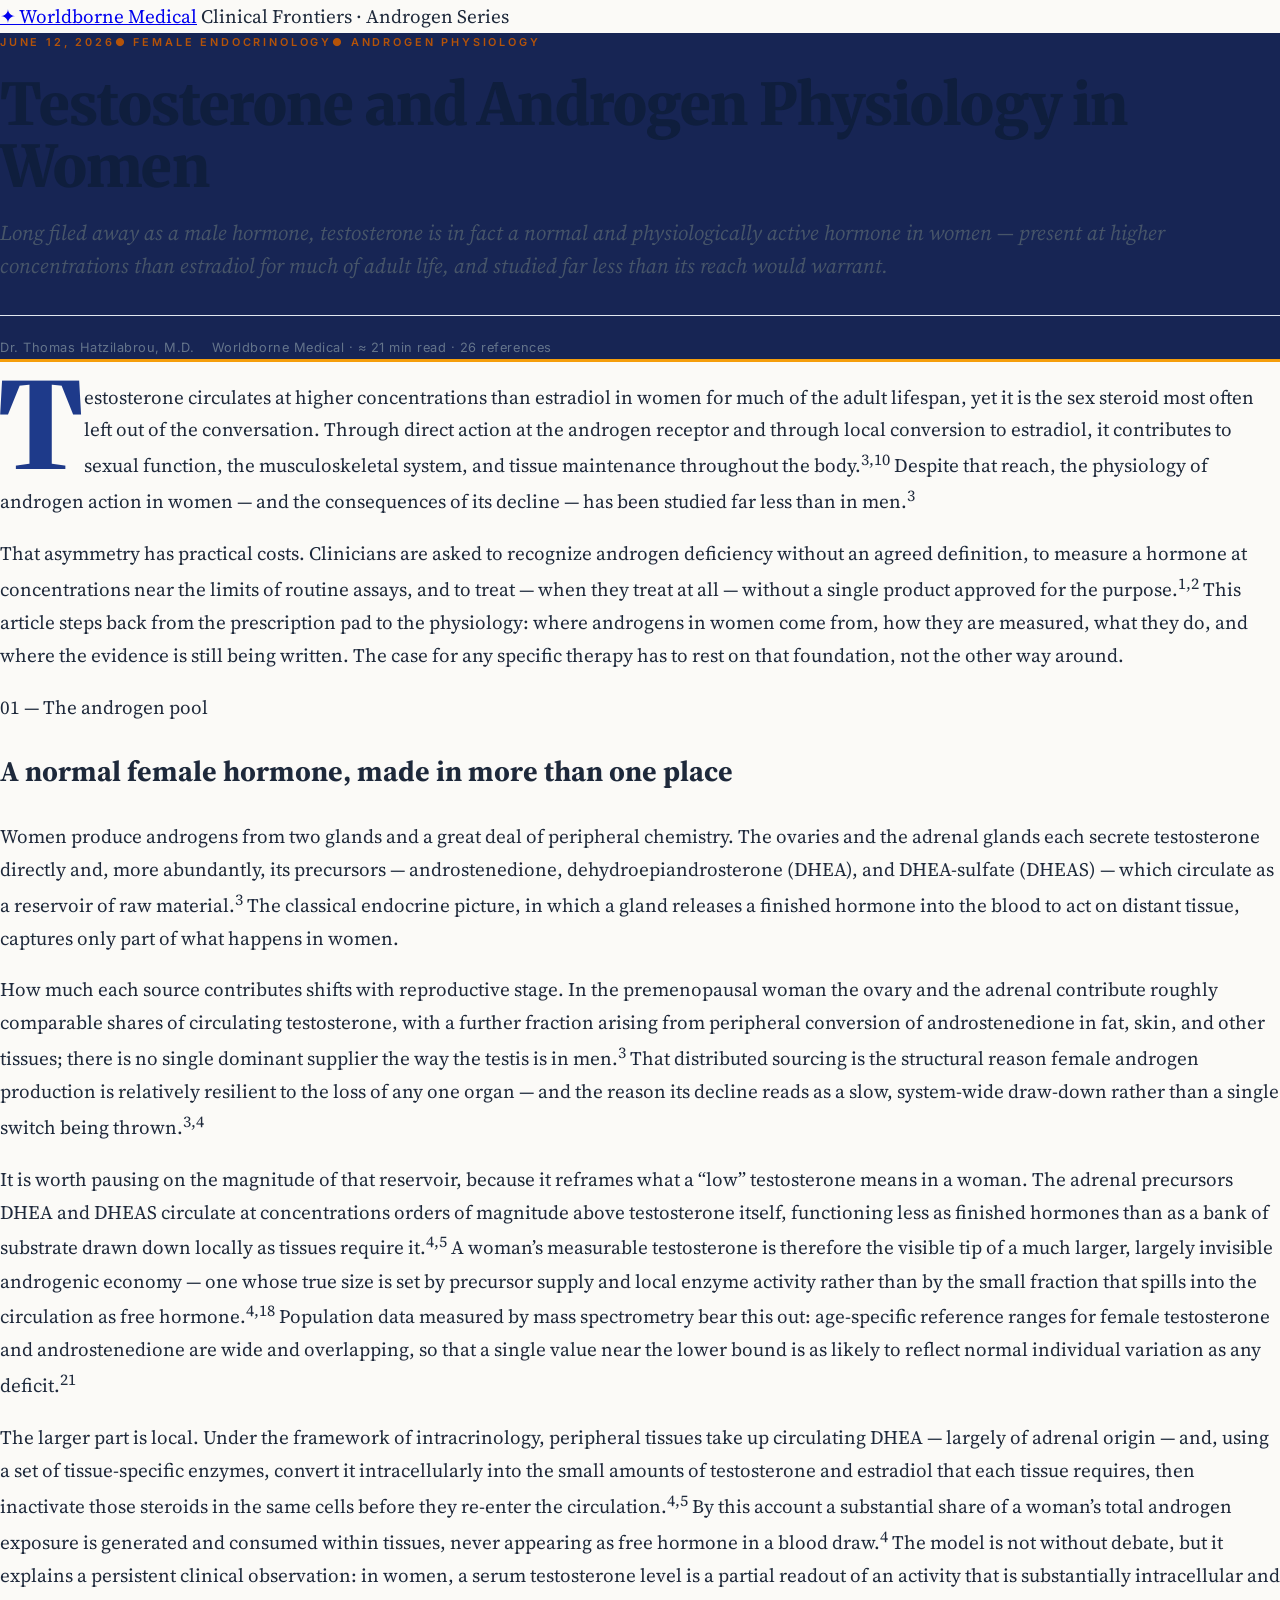
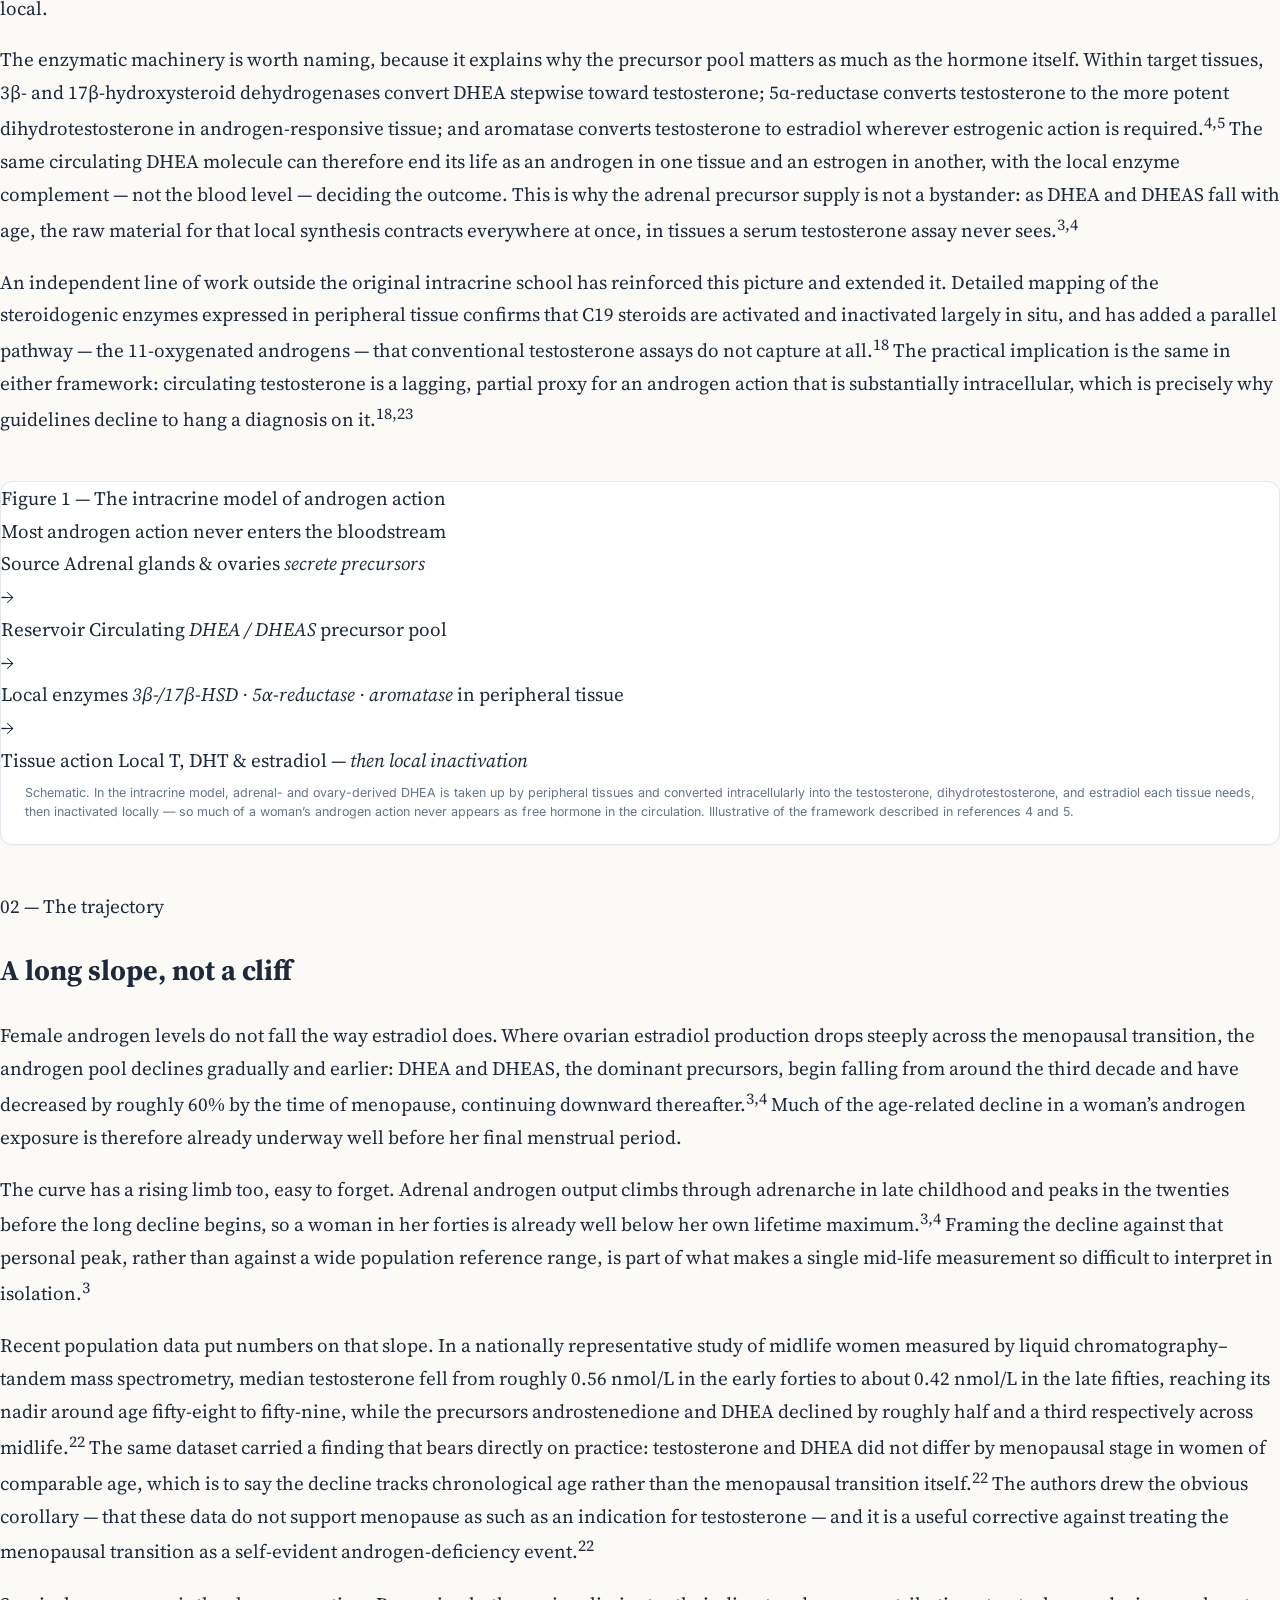
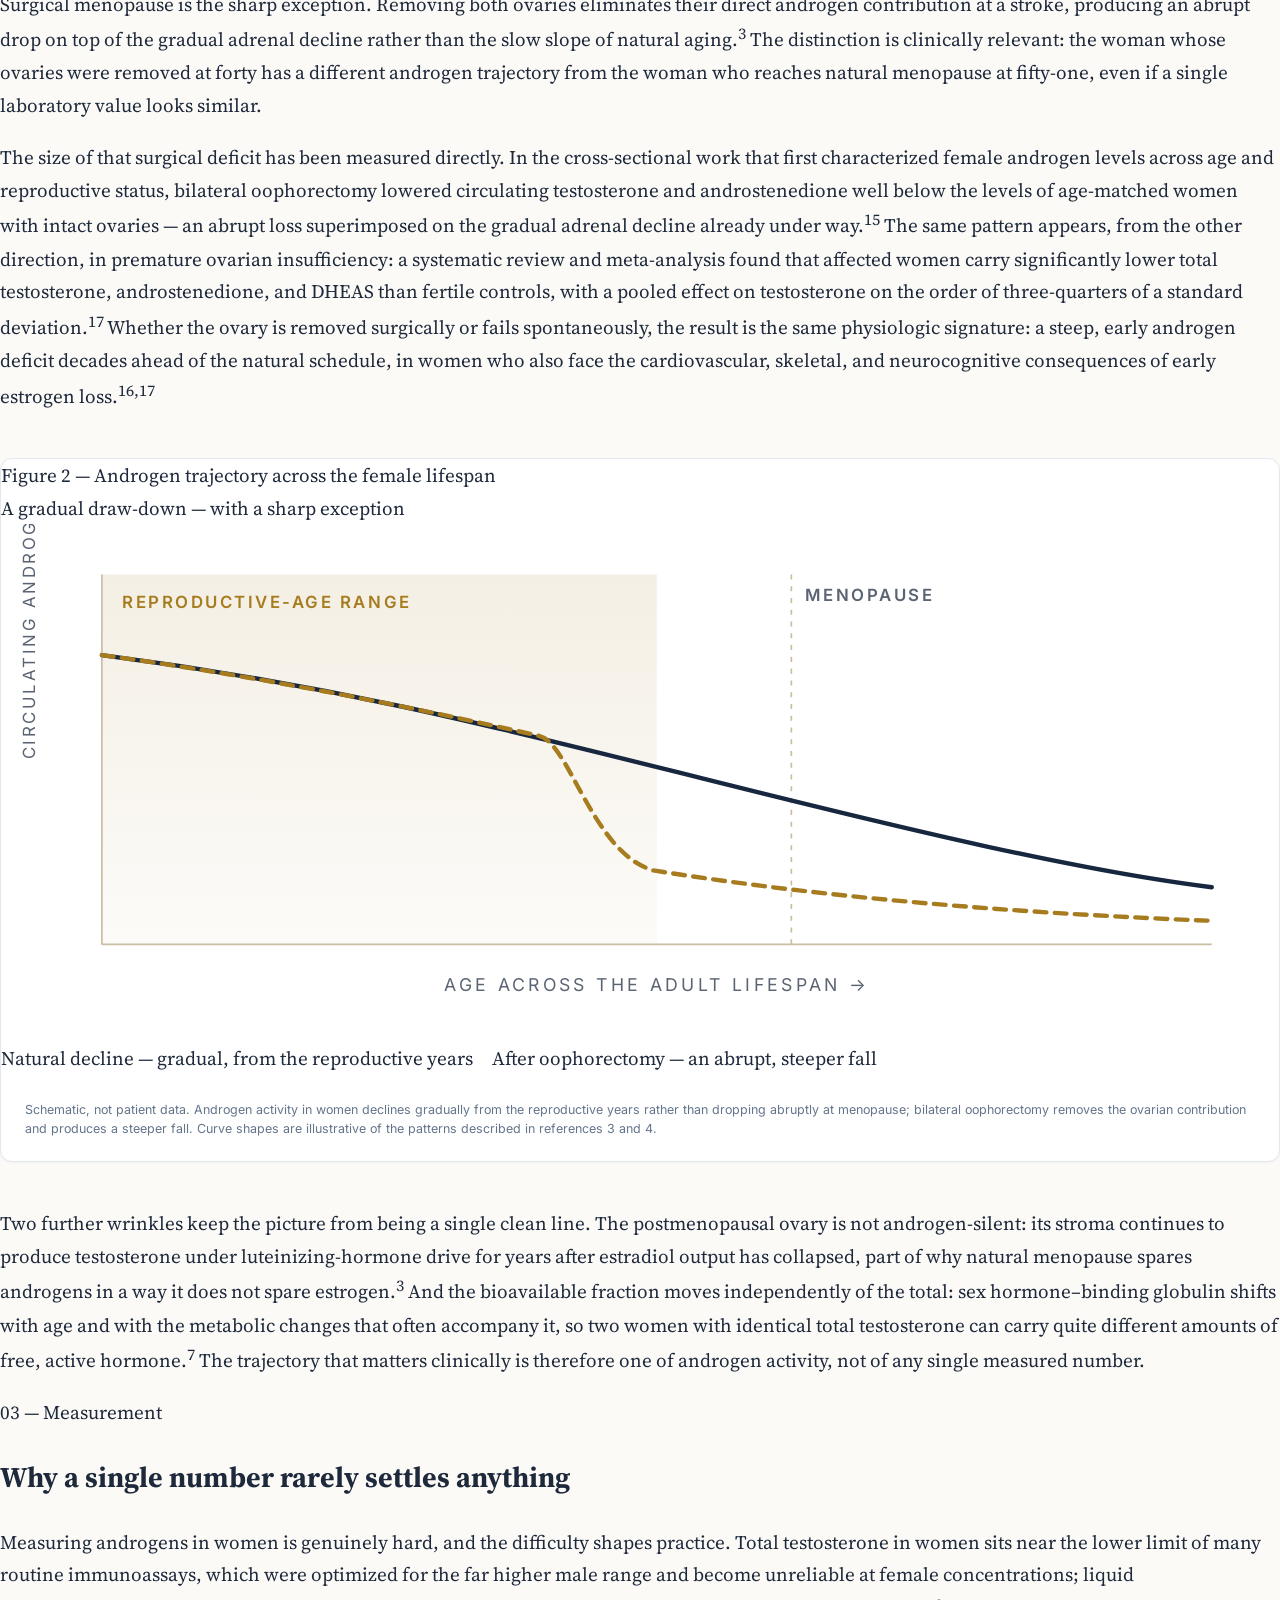
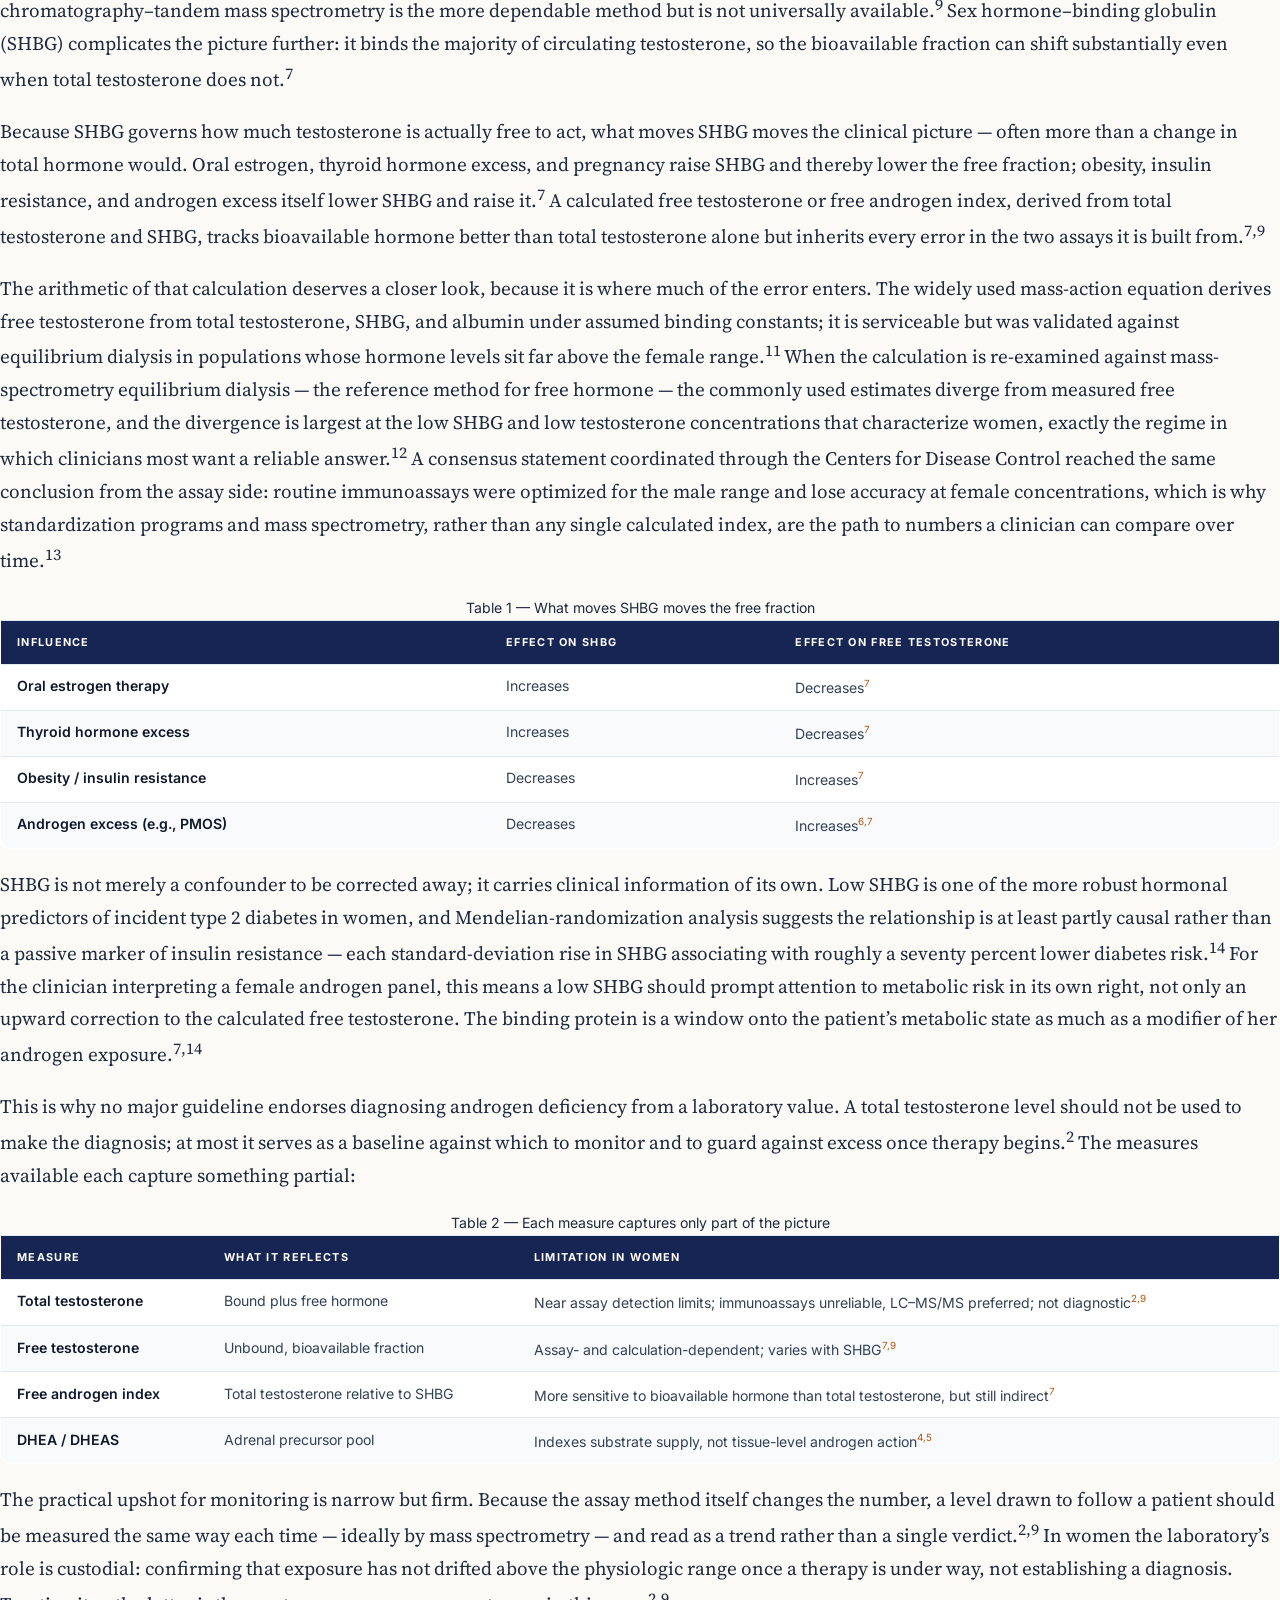
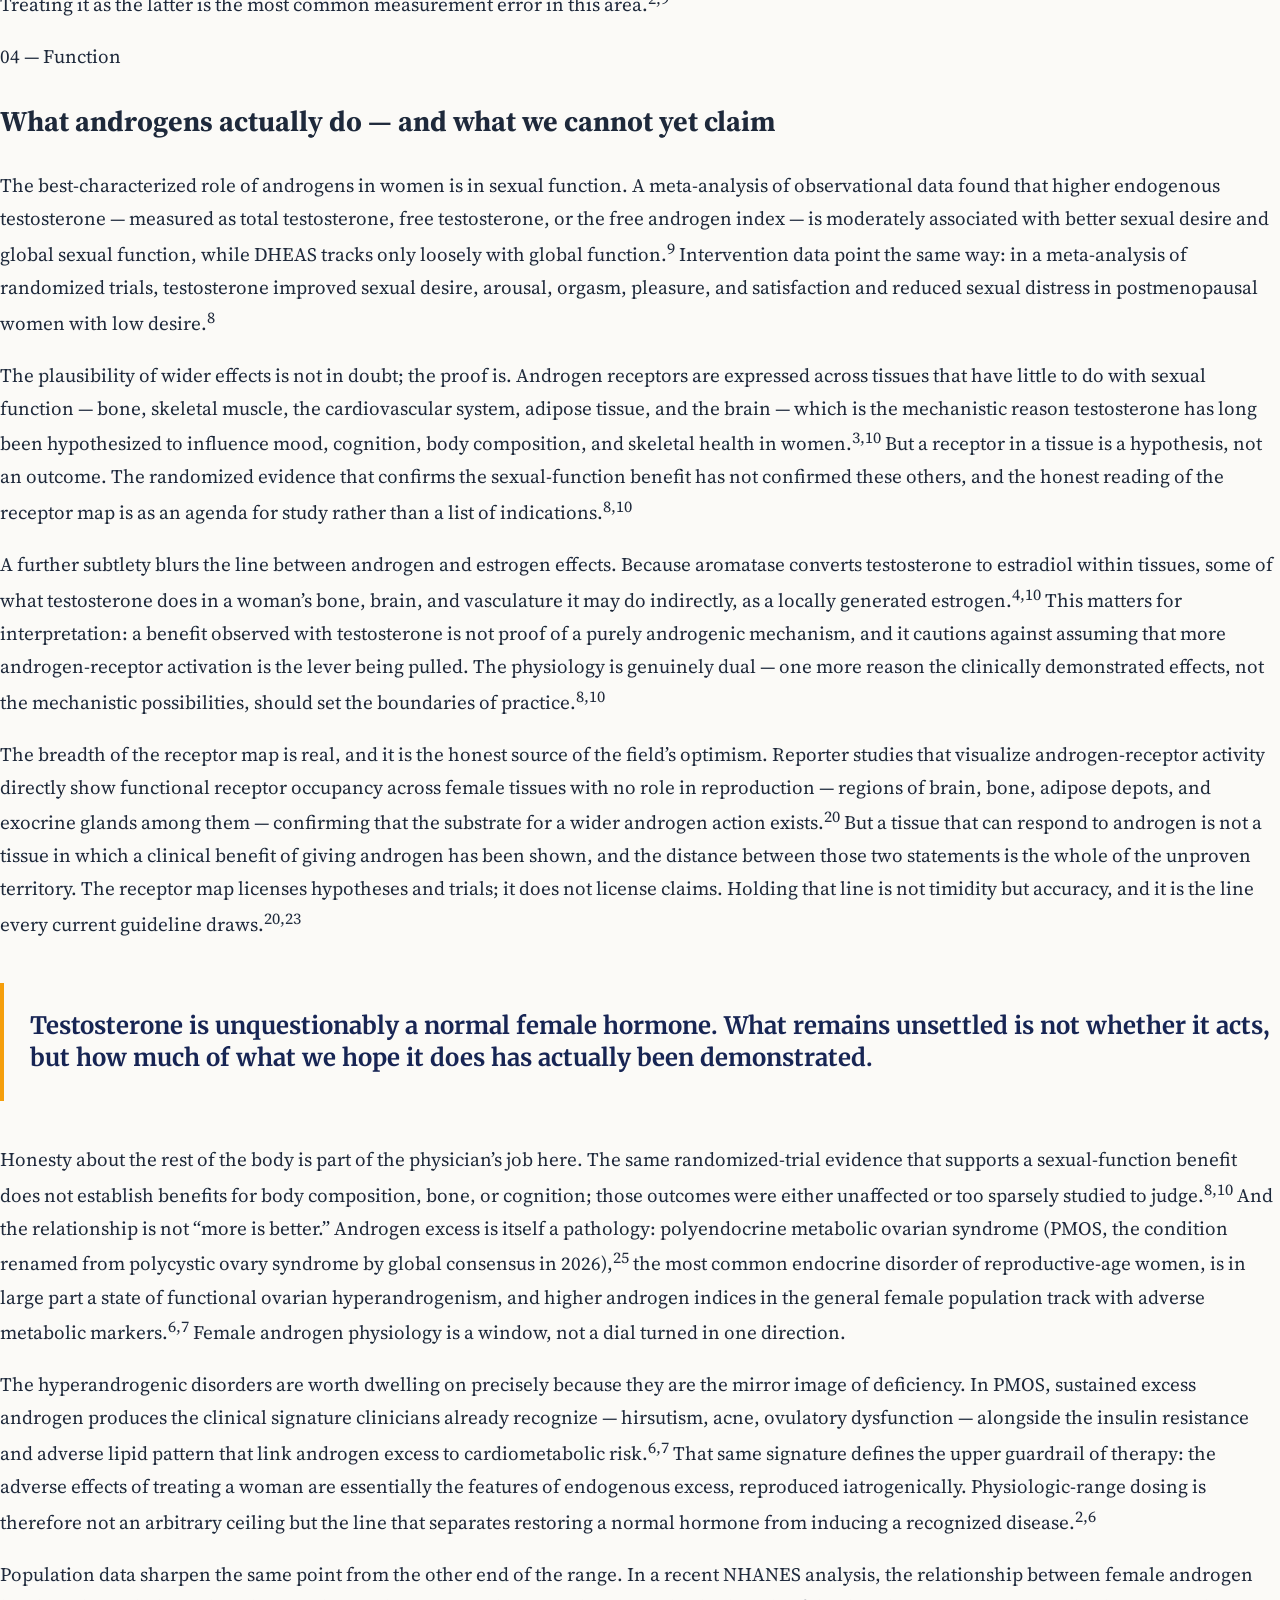
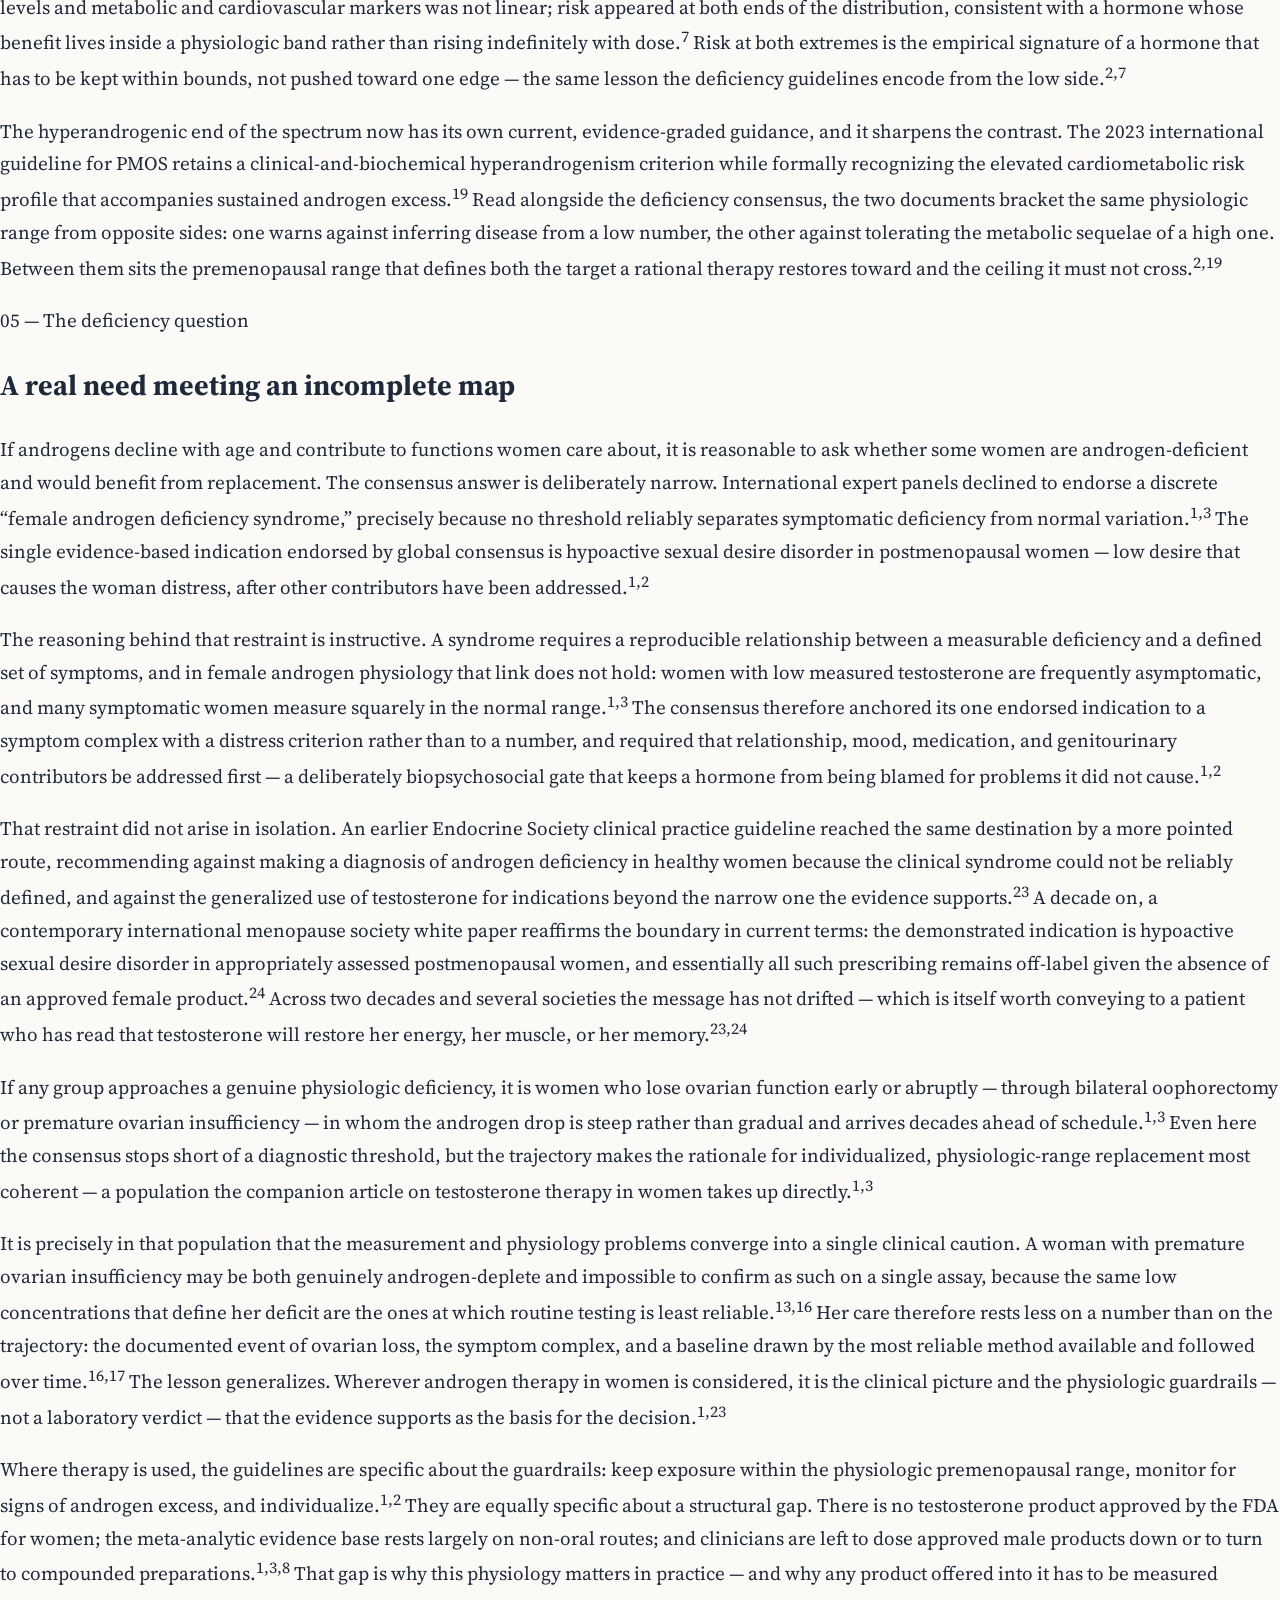
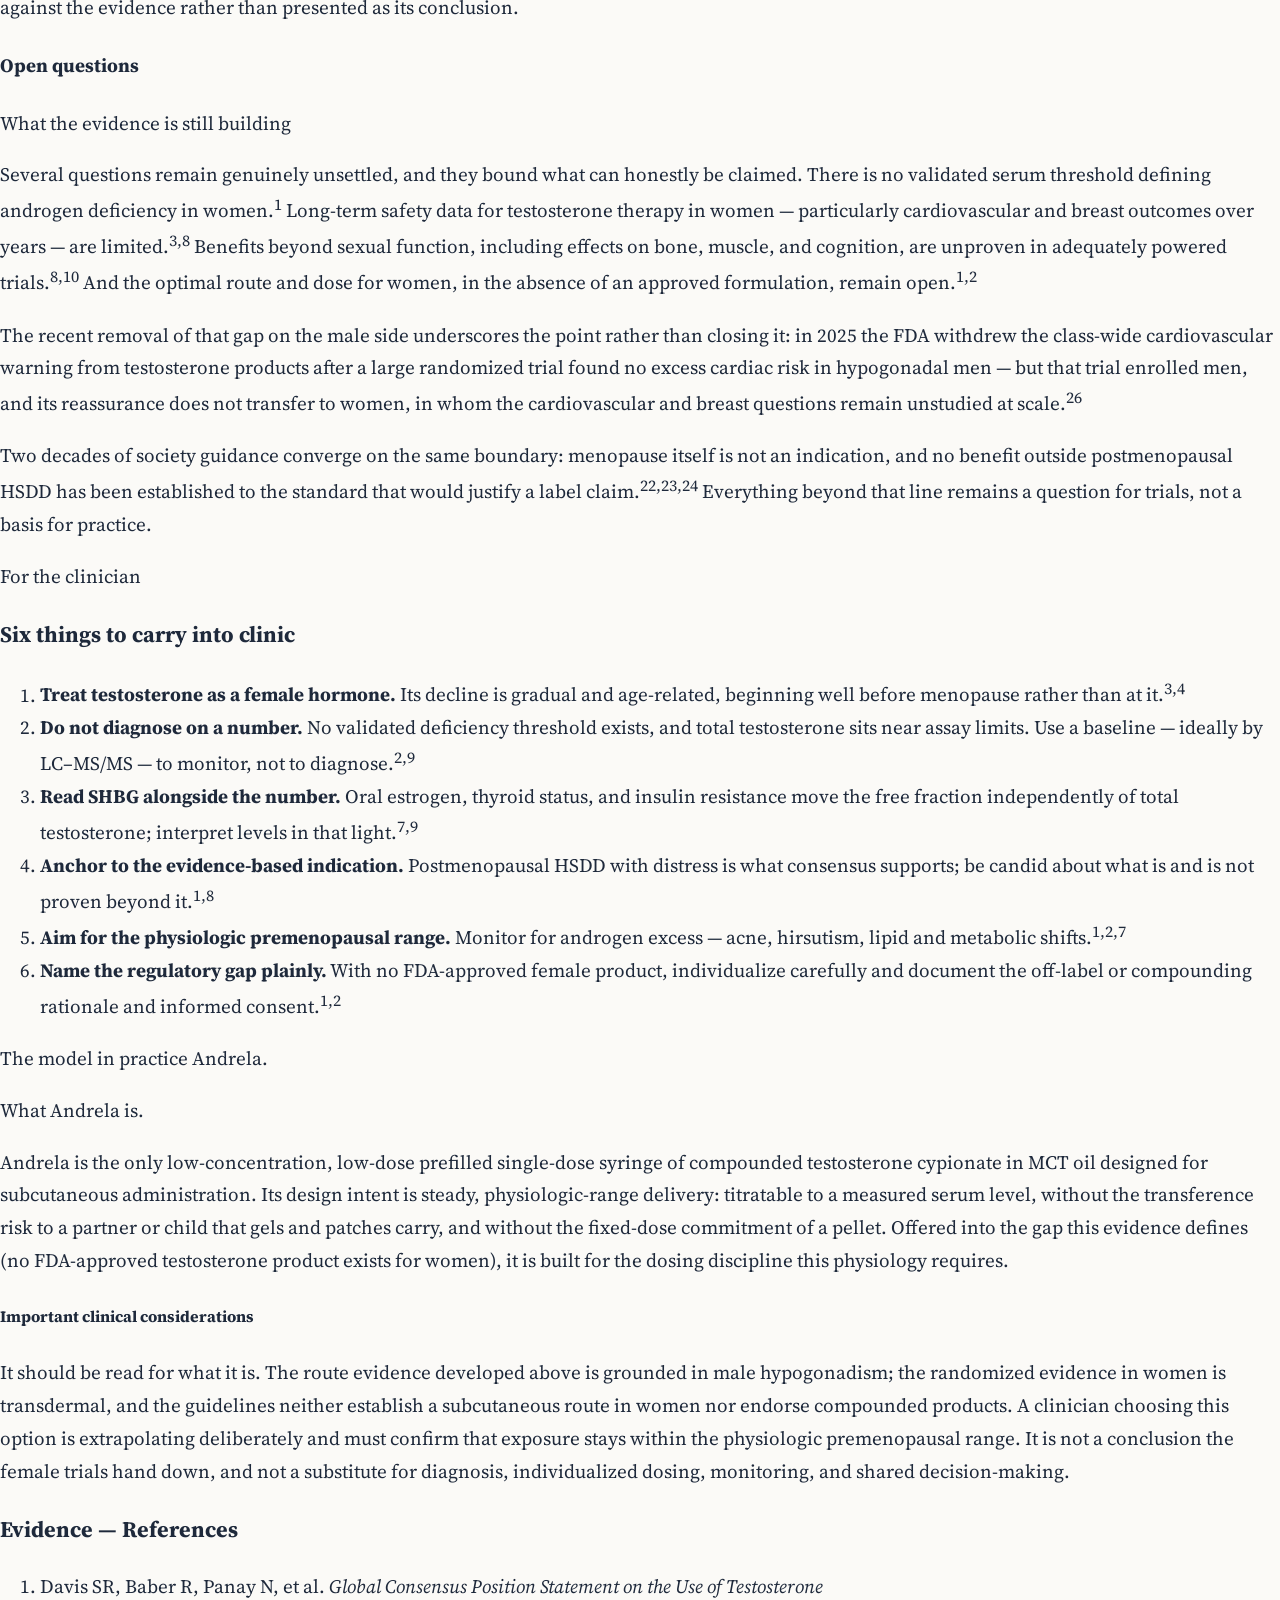
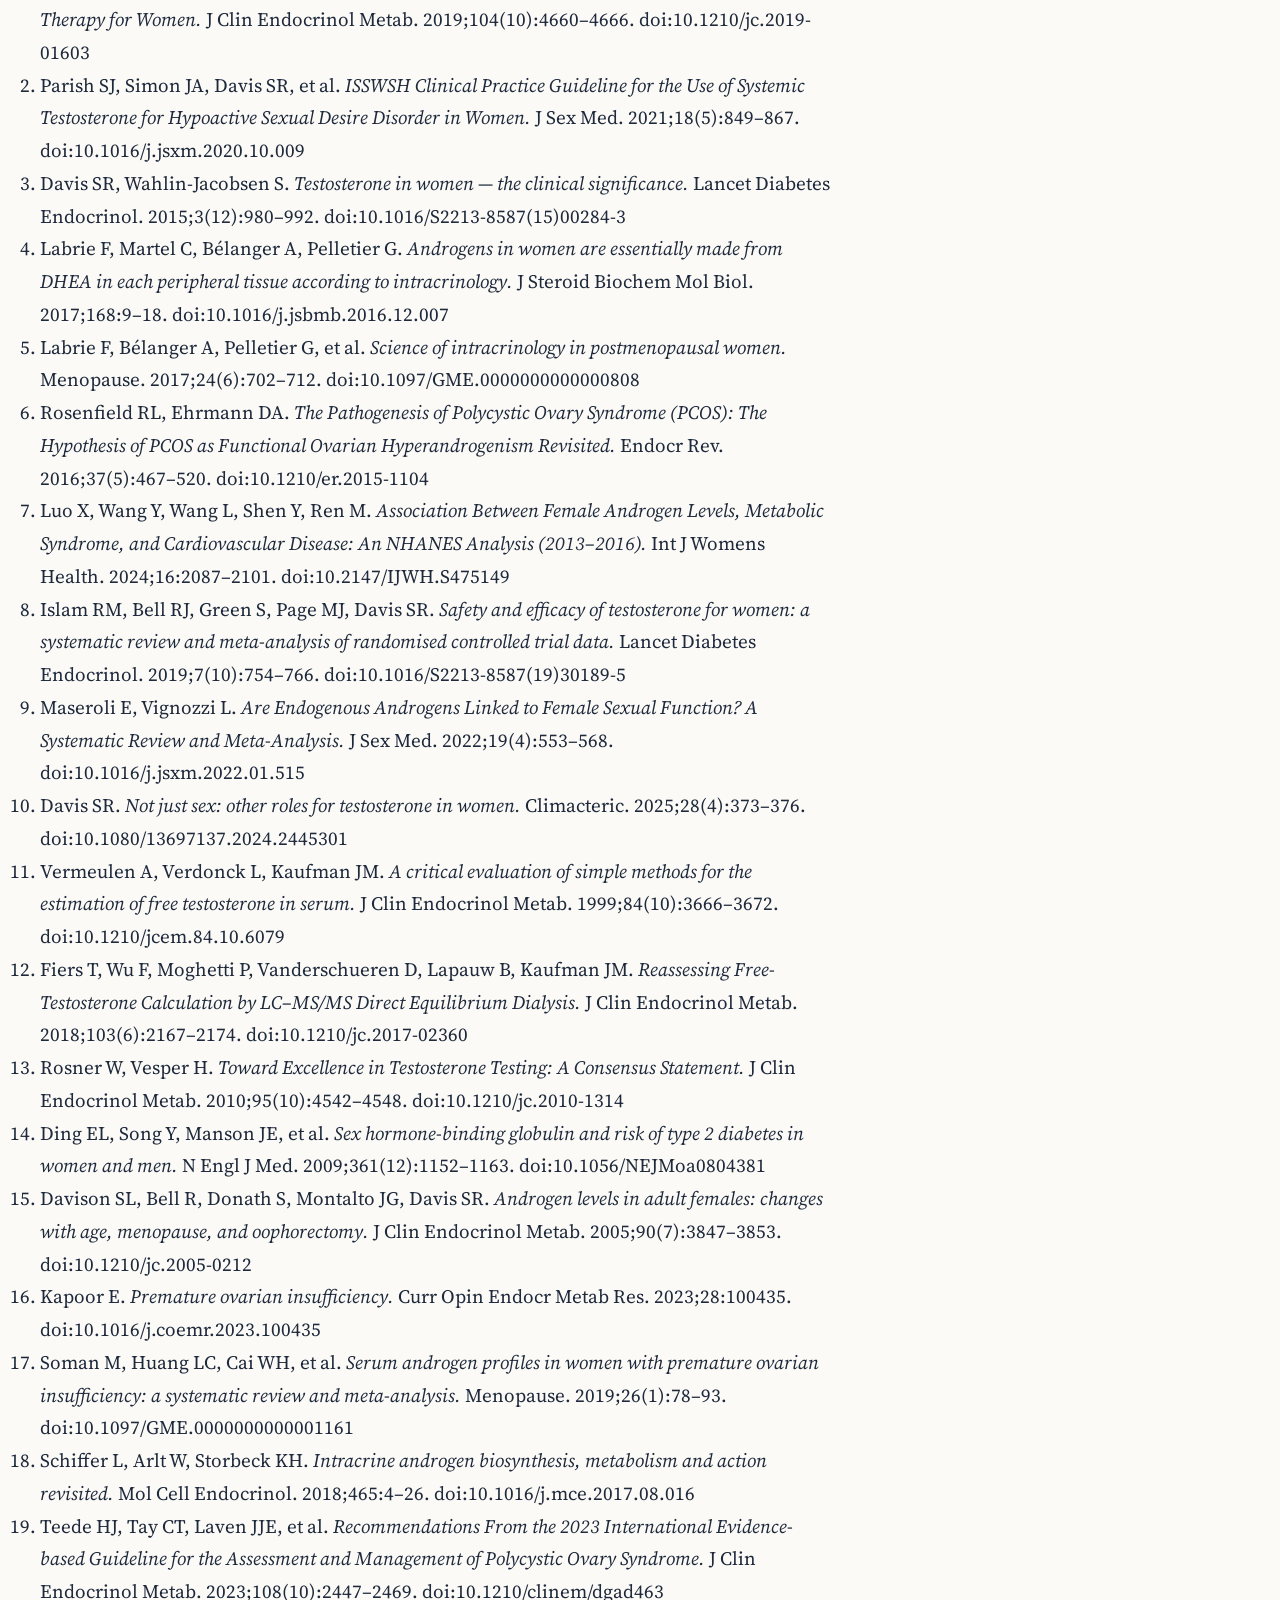
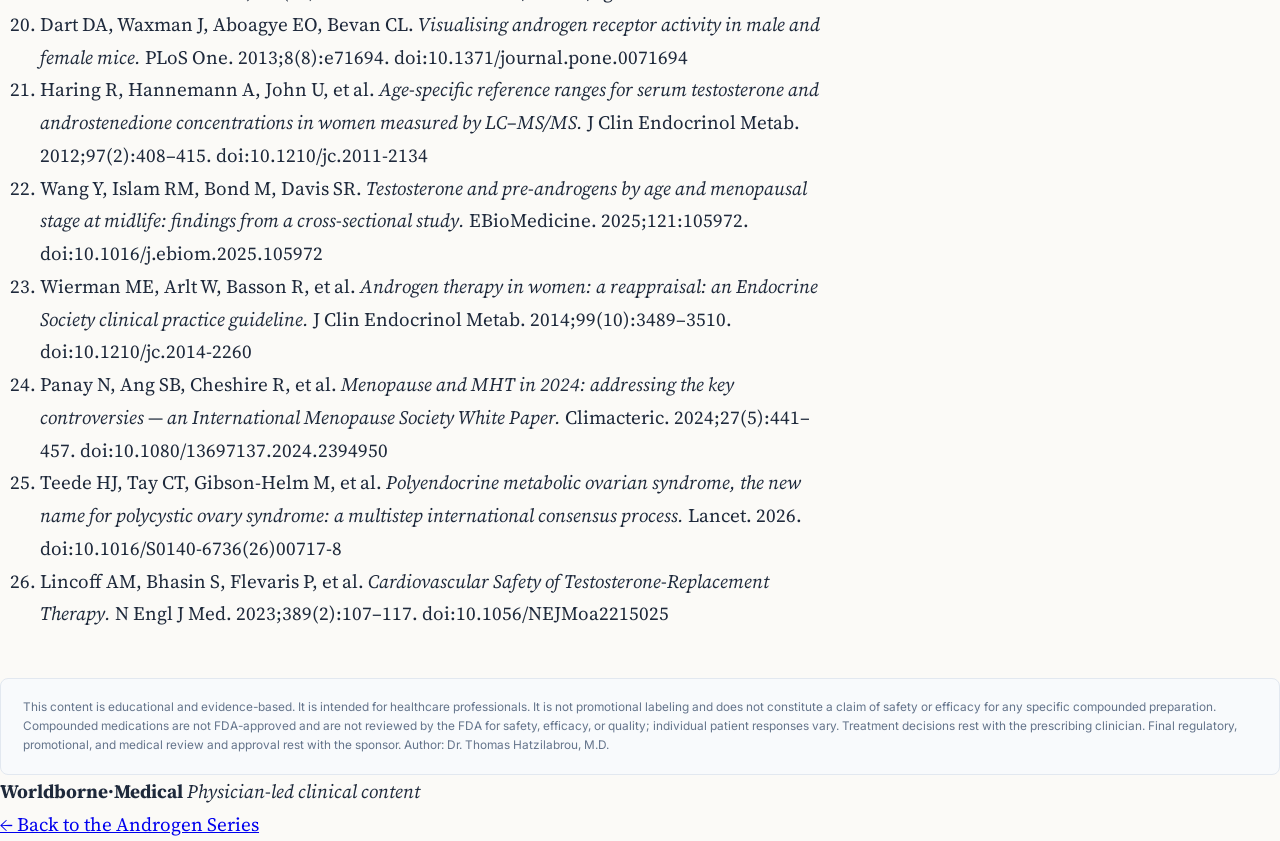
<file: articles/androgen-physiology.html>
<!DOCTYPE html>
<html lang="en">
<head>
<meta charset="UTF-8">
<meta name="viewport" content="width=device-width, initial-scale=1.0">
<title>Testosterone and Androgen Physiology in Women — Worldborne Medical</title>
<meta name="description" content="Testosterone is a normal, physiologically active hormone in women — present at higher concentrations than estradiol for much of adult life. Clinical Frontiers · Androgen Series.">
<link rel="stylesheet" href="worldborne.css">
</head>
<body>

<header class="topbar">
  <div class="topbar__inner">
    <a class="topbar__brand" href="index.html"><span class="mark">✦</span> Worldborne&nbsp;Medical</a>
    <span class="topbar__series">Clinical Frontiers · Androgen Series</span>
  </div>
</header>

<article class="wrap">

  <div class="masthead measure">
    <div class="eyebrow">
      <span>June 12, 2026</span><span class="dot">●</span>
      <span class="tag--gold">Female Endocrinology</span><span class="dot">●</span>
      <span>Androgen Physiology</span>
    </div>
    <h1 class="headline">Testosterone and Androgen Physiology in Women</h1>
    <p class="deck">Long filed away as a male hormone, testosterone is in fact a normal and physiologically active hormone in women — present at higher concentrations than estradiol for much of adult life, and studied far less than its reach would warrant.</p>
    <div class="byline">
      <span class="byline__author">Dr. Thomas Hatzilabrou, M.D.</span>
      <span class="byline__meta">Worldborne Medical <span class="sep">·</span> ≈ 21 min read <span class="sep">·</span> 26 references</span>
    </div>
  </div>

  <div class="body">
    <div class="measure">
      <p class="lead dropcap">Testosterone circulates at higher concentrations than estradiol in women for much of the adult lifespan, yet it is the sex steroid most often left out of the conversation. Through direct action at the androgen receptor and through local conversion to estradiol, it contributes to sexual function, the musculoskeletal system, and tissue maintenance throughout the body.<sup>3,10</sup> Despite that reach, the physiology of androgen action in women — and the consequences of its decline — has been studied far less than in men.<sup>3</sup></p>

      <p>That asymmetry has practical costs. Clinicians are asked to recognize androgen deficiency without an agreed definition, to measure a hormone at concentrations near the limits of routine assays, and to treat — when they treat at all — without a single product approved for the purpose.<sup>1,2</sup> This article steps back from the prescription pad to the physiology: where androgens in women come from, how they are measured, what they do, and where the evidence is still being written. The case for any specific therapy has to rest on that foundation, not the other way around.</p>
    </div>

    <!-- 01 -->
    <section class="section measure">
      <div class="section__num">01 — The androgen pool</div>
      <h2 class="section__title">A normal female hormone, made in more than one place</h2>
    </section>
    <div class="measure">
      <p>Women produce androgens from two glands and a great deal of peripheral chemistry. The ovaries and the adrenal glands each secrete testosterone directly and, more abundantly, its precursors — androstenedione, dehydroepiandrosterone (DHEA), and DHEA-sulfate (DHEAS) — which circulate as a reservoir of raw material.<sup>3</sup> The classical endocrine picture, in which a gland releases a finished hormone into the blood to act on distant tissue, captures only part of what happens in women.</p>

      <p>How much each source contributes shifts with reproductive stage. In the premenopausal woman the ovary and the adrenal contribute roughly comparable shares of circulating testosterone, with a further fraction arising from peripheral conversion of androstenedione in fat, skin, and other tissues; there is no single dominant supplier the way the testis is in men.<sup>3</sup> That distributed sourcing is the structural reason female androgen production is relatively resilient to the loss of any one organ — and the reason its decline reads as a slow, system-wide draw-down rather than a single switch being thrown.<sup>3,4</sup></p>

      <p>It is worth pausing on the magnitude of that reservoir, because it reframes what a “low” testosterone means in a woman. The adrenal precursors DHEA and DHEAS circulate at concentrations orders of magnitude above testosterone itself, functioning less as finished hormones than as a bank of substrate drawn down locally as tissues require it.<sup>4,5</sup> A woman’s measurable testosterone is therefore the visible tip of a much larger, largely invisible androgenic economy — one whose true size is set by precursor supply and local enzyme activity rather than by the small fraction that spills into the circulation as free hormone.<sup>4,18</sup> Population data measured by mass spectrometry bear this out: age-specific reference ranges for female testosterone and androstenedione are wide and overlapping, so that a single value near the lower bound is as likely to reflect normal individual variation as any deficit.<sup>21</sup></p>

      <p>The larger part is local. Under the framework of intracrinology, peripheral tissues take up circulating DHEA — largely of adrenal origin — and, using a set of tissue-specific enzymes, convert it intracellularly into the small amounts of testosterone and estradiol that each tissue requires, then inactivate those steroids in the same cells before they re-enter the circulation.<sup>4,5</sup> By this account a substantial share of a woman’s total androgen exposure is generated and consumed within tissues, never appearing as free hormone in a blood draw.<sup>4</sup> The model is not without debate, but it explains a persistent clinical observation: in women, a serum testosterone level is a partial readout of an activity that is substantially intracellular and local.</p>

      <p>The enzymatic machinery is worth naming, because it explains why the precursor pool matters as much as the hormone itself. Within target tissues, 3β- and 17β-hydroxysteroid dehydrogenases convert DHEA stepwise toward testosterone; 5α-reductase converts testosterone to the more potent dihydrotestosterone in androgen-responsive tissue; and aromatase converts testosterone to estradiol wherever estrogenic action is required.<sup>4,5</sup> The same circulating DHEA molecule can therefore end its life as an androgen in one tissue and an estrogen in another, with the local enzyme complement — not the blood level — deciding the outcome. This is why the adrenal precursor supply is not a bystander: as DHEA and DHEAS fall with age, the raw material for that local synthesis contracts everywhere at once, in tissues a serum testosterone assay never sees.<sup>3,4</sup></p>

      <p>An independent line of work outside the original intracrine school has reinforced this picture and extended it. Detailed mapping of the steroidogenic enzymes expressed in peripheral tissue confirms that C19 steroids are activated and inactivated largely in situ, and has added a parallel pathway — the 11-oxygenated androgens — that conventional testosterone assays do not capture at all.<sup>18</sup> The practical implication is the same in either framework: circulating testosterone is a lagging, partial proxy for an androgen action that is substantially intracellular, which is precisely why guidelines decline to hang a diagnosis on it.<sup>18,23</sup></p>
    </div>

    <!-- FIGURE 1 — intracrine flow -->
    <figure>
      <div class="figframe">
        <div class="fig__label">Figure 1 — The intracrine model of androgen action</div>
        <div class="fig__title">Most androgen action never enters the bloodstream</div>
        <div class="flow">
          <div class="flow__stage">
            <span class="flow__k">Source</span>
            <span class="flow__v">Adrenal glands &amp; ovaries <em>secrete precursors</em></span>
          </div>
          <span class="flow__arrow">→</span>
          <div class="flow__stage">
            <span class="flow__k">Reservoir</span>
            <span class="flow__v">Circulating <em>DHEA / DHEAS</em> precursor pool</span>
          </div>
          <span class="flow__arrow">→</span>
          <div class="flow__stage is-accent">
            <span class="flow__k">Local enzymes</span>
            <span class="flow__v"><em>3β-/17β-HSD · 5α-reductase · aromatase</em> in peripheral tissue</span>
          </div>
          <span class="flow__arrow">→</span>
          <div class="flow__stage">
            <span class="flow__k">Tissue action</span>
            <span class="flow__v">Local T, DHT &amp; estradiol — <em>then local inactivation</em></span>
          </div>
        </div>
        <figcaption>Schematic. In the intracrine model, adrenal- and ovary-derived DHEA is taken up by peripheral tissues and converted intracellularly into the testosterone, dihydrotestosterone, and estradiol each tissue needs, then inactivated locally — so much of a woman’s androgen action never appears as free hormone in the circulation. Illustrative of the framework described in references 4 and 5.</figcaption>
      </div>
    </figure>

    <!-- 02 -->
    <section class="section measure">
      <div class="section__num">02 — The trajectory</div>
      <h2 class="section__title">A long slope, not a cliff</h2>
    </section>
    <div class="measure">
      <p>Female androgen levels do not fall the way estradiol does. Where ovarian estradiol production drops steeply across the menopausal transition, the androgen pool declines gradually and earlier: DHEA and DHEAS, the dominant precursors, begin falling from around the third decade and have decreased by roughly 60% by the time of menopause, continuing downward thereafter.<sup>3,4</sup> Much of the age-related decline in a woman’s androgen exposure is therefore already underway well before her final menstrual period.</p>

      <p>The curve has a rising limb too, easy to forget. Adrenal androgen output climbs through adrenarche in late childhood and peaks in the twenties before the long decline begins, so a woman in her forties is already well below her own lifetime maximum.<sup>3,4</sup> Framing the decline against that personal peak, rather than against a wide population reference range, is part of what makes a single mid-life measurement so difficult to interpret in isolation.<sup>3</sup></p>

      <p>Recent population data put numbers on that slope. In a nationally representative study of midlife women measured by liquid chromatography–tandem mass spectrometry, median testosterone fell from roughly 0.56 nmol/L in the early forties to about 0.42 nmol/L in the late fifties, reaching its nadir around age fifty-eight to fifty-nine, while the precursors androstenedione and DHEA declined by roughly half and a third respectively across midlife.<sup>22</sup> The same dataset carried a finding that bears directly on practice: testosterone and DHEA did not differ by menopausal stage in women of comparable age, which is to say the decline tracks chronological age rather than the menopausal transition itself.<sup>22</sup> The authors drew the obvious corollary — that these data do not support menopause as such as an indication for testosterone — and it is a useful corrective against treating the menopausal transition as a self-evident androgen-deficiency event.<sup>22</sup></p>

      <p>Surgical menopause is the sharp exception. Removing both ovaries eliminates their direct androgen contribution at a stroke, producing an abrupt drop on top of the gradual adrenal decline rather than the slow slope of natural aging.<sup>3</sup> The distinction is clinically relevant: the woman whose ovaries were removed at forty has a different androgen trajectory from the woman who reaches natural menopause at fifty-one, even if a single laboratory value looks similar.</p>

      <p>The size of that surgical deficit has been measured directly. In the cross-sectional work that first characterized female androgen levels across age and reproductive status, bilateral oophorectomy lowered circulating testosterone and androstenedione well below the levels of age-matched women with intact ovaries — an abrupt loss superimposed on the gradual adrenal decline already under way.<sup>15</sup> The same pattern appears, from the other direction, in premature ovarian insufficiency: a systematic review and meta-analysis found that affected women carry significantly lower total testosterone, androstenedione, and DHEAS than fertile controls, with a pooled effect on testosterone on the order of three-quarters of a standard deviation.<sup>17</sup> Whether the ovary is removed surgically or fails spontaneously, the result is the same physiologic signature: a steep, early androgen deficit decades ahead of the natural schedule, in women who also face the cardiovascular, skeletal, and neurocognitive consequences of early estrogen loss.<sup>16,17</sup></p>
    </div>

    <!-- FIGURE 2 — trajectory curves -->
    <figure>
      <div class="figframe">
        <div class="fig__label">Figure 2 — Androgen trajectory across the female lifespan</div>
        <div class="fig__title">A gradual draw-down — with a sharp exception</div>
        <svg viewBox="0 0 760 300" role="img" aria-label="Androgen activity declining gradually across the adult lifespan, with a steeper drop after oophorectomy.">
          <defs>
            <linearGradient id="rep" x1="0" y1="0" x2="0" y2="1">
              <stop offset="0" stop-color="#a67c1f" stop-opacity="0.12"/>
              <stop offset="1" stop-color="#a67c1f" stop-opacity="0.03"/>
            </linearGradient>
          </defs>
          <!-- reproductive-age shading -->
          <rect x="60" y="30" width="330" height="220" fill="url(#rep)"/>
          <text x="72" y="50" font-family="Inter,sans-serif" font-size="10" letter-spacing="1.5" fill="#a67c1f" font-weight="600">REPRODUCTIVE-AGE RANGE</text>
          <!-- menopause marker -->
          <line x1="470" y1="30" x2="470" y2="250" stroke="#c9bda3" stroke-width="1" stroke-dasharray="3 4"/>
          <text x="478" y="46" font-family="Inter,sans-serif" font-size="10" letter-spacing="1.5" fill="#5a6472" font-weight="600">MENOPAUSE</text>
          <!-- axes -->
          <line x1="60" y1="30" x2="60" y2="250" stroke="#c9bda3" stroke-width="1"/>
          <line x1="60" y1="250" x2="720" y2="250" stroke="#c9bda3" stroke-width="1"/>
          <!-- natural decline -->
          <path d="M60,78 C200,96 300,122 420,152 C540,182 640,206 720,216"
                fill="none" stroke="#16273f" stroke-width="2.6" stroke-linecap="round"/>
          <!-- after oophorectomy -->
          <path d="M60,78 C150,90 250,110 320,126 C338,130 352,196 388,206 C500,224 620,232 720,236"
                fill="none" stroke="#a67c1f" stroke-width="2.6" stroke-linecap="round" stroke-dasharray="7 5"/>
          <text x="20" y="140" font-family="Inter,sans-serif" font-size="10" letter-spacing="1.5" fill="#5a6472" transform="rotate(-90 20 140)">CIRCULATING ANDROGEN ACTIVITY</text>
          <text x="390" y="278" text-anchor="middle" font-family="Inter,sans-serif" font-size="10.5" letter-spacing="2" fill="#5a6472">AGE ACROSS THE ADULT LIFESPAN →</text>
        </svg>
        <div class="legend">
          <span><span class="swatch swatch--navy"></span> Natural decline — gradual, from the reproductive years</span>
          <span><span class="swatch swatch--gold"></span> After oophorectomy — an abrupt, steeper fall</span>
        </div>
        <figcaption>Schematic, not patient data. Androgen activity in women declines gradually from the reproductive years rather than dropping abruptly at menopause; bilateral oophorectomy removes the ovarian contribution and produces a steeper fall. Curve shapes are illustrative of the patterns described in references 3 and 4.</figcaption>
      </div>
    </figure>

    <div class="measure">
      <p>Two further wrinkles keep the picture from being a single clean line. The postmenopausal ovary is not androgen-silent: its stroma continues to produce testosterone under luteinizing-hormone drive for years after estradiol output has collapsed, part of why natural menopause spares androgens in a way it does not spare estrogen.<sup>3</sup> And the bioavailable fraction moves independently of the total: sex hormone–binding globulin shifts with age and with the metabolic changes that often accompany it, so two women with identical total testosterone can carry quite different amounts of free, active hormone.<sup>7</sup> The trajectory that matters clinically is therefore one of androgen activity, not of any single measured number.</p>
    </div>

    <!-- 03 -->
    <section class="section measure">
      <div class="section__num">03 — Measurement</div>
      <h2 class="section__title">Why a single number rarely settles anything</h2>
    </section>
    <div class="measure">
      <p>Measuring androgens in women is genuinely hard, and the difficulty shapes practice. Total testosterone in women sits near the lower limit of many routine immunoassays, which were optimized for the far higher male range and become unreliable at female concentrations; liquid chromatography–tandem mass spectrometry is the more dependable method but is not universally available.<sup>9</sup> Sex hormone–binding globulin (SHBG) complicates the picture further: it binds the majority of circulating testosterone, so the bioavailable fraction can shift substantially even when total testosterone does not.<sup>7</sup></p>

      <p>Because SHBG governs how much testosterone is actually free to act, what moves SHBG moves the clinical picture — often more than a change in total hormone would. Oral estrogen, thyroid hormone excess, and pregnancy raise SHBG and thereby lower the free fraction; obesity, insulin resistance, and androgen excess itself lower SHBG and raise it.<sup>7</sup> A calculated free testosterone or free androgen index, derived from total testosterone and SHBG, tracks bioavailable hormone better than total testosterone alone but inherits every error in the two assays it is built from.<sup>7,9</sup></p>

      <p>The arithmetic of that calculation deserves a closer look, because it is where much of the error enters. The widely used mass-action equation derives free testosterone from total testosterone, SHBG, and albumin under assumed binding constants; it is serviceable but was validated against equilibrium dialysis in populations whose hormone levels sit far above the female range.<sup>11</sup> When the calculation is re-examined against mass-spectrometry equilibrium dialysis — the reference method for free hormone — the commonly used estimates diverge from measured free testosterone, and the divergence is largest at the low SHBG and low testosterone concentrations that characterize women, exactly the regime in which clinicians most want a reliable answer.<sup>12</sup> A consensus statement coordinated through the Centers for Disease Control reached the same conclusion from the assay side: routine immunoassays were optimized for the male range and lose accuracy at female concentrations, which is why standardization programs and mass spectrometry, rather than any single calculated index, are the path to numbers a clinician can compare over time.<sup>13</sup></p>
    </div>

    <!-- TABLE 1 -->
    <div class="tablewrap">
      <table class="wb">
        <caption>Table 1 — What moves SHBG moves the free fraction</caption>
        <thead>
          <tr><th>Influence</th><th>Effect on SHBG</th><th>Effect on free testosterone</th></tr>
        </thead>
        <tbody>
          <tr><td>Oral estrogen therapy</td><td>Increases</td><td>Decreases<sup>7</sup></td></tr>
          <tr><td>Thyroid hormone excess</td><td>Increases</td><td>Decreases<sup>7</sup></td></tr>
          <tr><td>Obesity / insulin resistance</td><td>Decreases</td><td>Increases<sup>7</sup></td></tr>
          <tr><td>Androgen excess (e.g., PMOS)</td><td>Decreases</td><td>Increases<sup>6,7</sup></td></tr>
        </tbody>
      </table>
    </div>

    <div class="measure">
      <p>SHBG is not merely a confounder to be corrected away; it carries clinical information of its own. Low SHBG is one of the more robust hormonal predictors of incident type 2 diabetes in women, and Mendelian-randomization analysis suggests the relationship is at least partly causal rather than a passive marker of insulin resistance — each standard-deviation rise in SHBG associating with roughly a seventy percent lower diabetes risk.<sup>14</sup> For the clinician interpreting a female androgen panel, this means a low SHBG should prompt attention to metabolic risk in its own right, not only an upward correction to the calculated free testosterone. The binding protein is a window onto the patient’s metabolic state as much as a modifier of her androgen exposure.<sup>7,14</sup></p>

      <p>This is why no major guideline endorses diagnosing androgen deficiency from a laboratory value. A total testosterone level should not be used to make the diagnosis; at most it serves as a baseline against which to monitor and to guard against excess once therapy begins.<sup>2</sup> The measures available each capture something partial:</p>
    </div>

    <!-- TABLE 2 -->
    <div class="tablewrap">
      <table class="wb">
        <caption>Table 2 — Each measure captures only part of the picture</caption>
        <thead>
          <tr><th>Measure</th><th>What it reflects</th><th>Limitation in women</th></tr>
        </thead>
        <tbody>
          <tr><td>Total testosterone</td><td>Bound plus free hormone</td><td>Near assay detection limits; immunoassays unreliable, LC–MS/MS preferred; not diagnostic<sup>2,9</sup></td></tr>
          <tr><td>Free testosterone</td><td>Unbound, bioavailable fraction</td><td>Assay- and calculation-dependent; varies with SHBG<sup>7,9</sup></td></tr>
          <tr><td>Free androgen index</td><td>Total testosterone relative to SHBG</td><td>More sensitive to bioavailable hormone than total testosterone, but still indirect<sup>7</sup></td></tr>
          <tr><td>DHEA / DHEAS</td><td>Adrenal precursor pool</td><td>Indexes substrate supply, not tissue-level androgen action<sup>4,5</sup></td></tr>
        </tbody>
      </table>
    </div>

    <div class="measure">
      <p>The practical upshot for monitoring is narrow but firm. Because the assay method itself changes the number, a level drawn to follow a patient should be measured the same way each time — ideally by mass spectrometry — and read as a trend rather than a single verdict.<sup>2,9</sup> In women the laboratory’s role is custodial: confirming that exposure has not drifted above the physiologic range once a therapy is under way, not establishing a diagnosis. Treating it as the latter is the most common measurement error in this area.<sup>2,9</sup></p>
    </div>

    <!-- 04 -->
    <section class="section measure">
      <div class="section__num">04 — Function</div>
      <h2 class="section__title">What androgens actually do — and what we cannot yet claim</h2>
    </section>
    <div class="measure">
      <p>The best-characterized role of androgens in women is in sexual function. A meta-analysis of observational data found that higher endogenous testosterone — measured as total testosterone, free testosterone, or the free androgen index — is moderately associated with better sexual desire and global sexual function, while DHEAS tracks only loosely with global function.<sup>9</sup> Intervention data point the same way: in a meta-analysis of randomized trials, testosterone improved sexual desire, arousal, orgasm, pleasure, and satisfaction and reduced sexual distress in postmenopausal women with low desire.<sup>8</sup></p>

      <p>The plausibility of wider effects is not in doubt; the proof is. Androgen receptors are expressed across tissues that have little to do with sexual function — bone, skeletal muscle, the cardiovascular system, adipose tissue, and the brain — which is the mechanistic reason testosterone has long been hypothesized to influence mood, cognition, body composition, and skeletal health in women.<sup>3,10</sup> But a receptor in a tissue is a hypothesis, not an outcome. The randomized evidence that confirms the sexual-function benefit has not confirmed these others, and the honest reading of the receptor map is as an agenda for study rather than a list of indications.<sup>8,10</sup></p>

      <p>A further subtlety blurs the line between androgen and estrogen effects. Because aromatase converts testosterone to estradiol within tissues, some of what testosterone does in a woman’s bone, brain, and vasculature it may do indirectly, as a locally generated estrogen.<sup>4,10</sup> This matters for interpretation: a benefit observed with testosterone is not proof of a purely androgenic mechanism, and it cautions against assuming that more androgen-receptor activation is the lever being pulled. The physiology is genuinely dual — one more reason the clinically demonstrated effects, not the mechanistic possibilities, should set the boundaries of practice.<sup>8,10</sup></p>

      <p>The breadth of the receptor map is real, and it is the honest source of the field’s optimism. Reporter studies that visualize androgen-receptor activity directly show functional receptor occupancy across female tissues with no role in reproduction — regions of brain, bone, adipose depots, and exocrine glands among them — confirming that the substrate for a wider androgen action exists.<sup>20</sup> But a tissue that can respond to androgen is not a tissue in which a clinical benefit of giving androgen has been shown, and the distance between those two statements is the whole of the unproven territory. The receptor map licenses hypotheses and trials; it does not license claims. Holding that line is not timidity but accuracy, and it is the line every current guideline draws.<sup>20,23</sup></p>
    </div>

    <div class="pullquote">
      <p>Testosterone is unquestionably a normal female hormone. What remains unsettled is not whether it acts, but how much of what we hope it does has actually been demonstrated.</p>
    </div>

    <div class="measure">
      <p>Honesty about the rest of the body is part of the physician’s job here. The same randomized-trial evidence that supports a sexual-function benefit does not establish benefits for body composition, bone, or cognition; those outcomes were either unaffected or too sparsely studied to judge.<sup>8,10</sup> And the relationship is not “more is better.” Androgen excess is itself a pathology: polyendocrine metabolic ovarian syndrome (PMOS, the condition renamed from polycystic ovary syndrome by global consensus in 2026),<sup>25</sup> the most common endocrine disorder of reproductive-age women, is in large part a state of functional ovarian hyperandrogenism, and higher androgen indices in the general female population track with adverse metabolic markers.<sup>6,7</sup> Female androgen physiology is a window, not a dial turned in one direction.</p>

      <p>The hyperandrogenic disorders are worth dwelling on precisely because they are the mirror image of deficiency. In PMOS, sustained excess androgen produces the clinical signature clinicians already recognize — hirsutism, acne, ovulatory dysfunction — alongside the insulin resistance and adverse lipid pattern that link androgen excess to cardiometabolic risk.<sup>6,7</sup> That same signature defines the upper guardrail of therapy: the adverse effects of treating a woman are essentially the features of endogenous excess, reproduced iatrogenically. Physiologic-range dosing is therefore not an arbitrary ceiling but the line that separates restoring a normal hormone from inducing a recognized disease.<sup>2,6</sup></p>

      <p>Population data sharpen the same point from the other end of the range. In a recent NHANES analysis, the relationship between female androgen levels and metabolic and cardiovascular markers was not linear; risk appeared at both ends of the distribution, consistent with a hormone whose benefit lives inside a physiologic band rather than rising indefinitely with dose.<sup>7</sup> Risk at both extremes is the empirical signature of a hormone that has to be kept within bounds, not pushed toward one edge — the same lesson the deficiency guidelines encode from the low side.<sup>2,7</sup></p>

      <p>The hyperandrogenic end of the spectrum now has its own current, evidence-graded guidance, and it sharpens the contrast. The 2023 international guideline for PMOS retains a clinical-and-biochemical hyperandrogenism criterion while formally recognizing the elevated cardiometabolic risk profile that accompanies sustained androgen excess.<sup>19</sup> Read alongside the deficiency consensus, the two documents bracket the same physiologic range from opposite sides: one warns against inferring disease from a low number, the other against tolerating the metabolic sequelae of a high one. Between them sits the premenopausal range that defines both the target a rational therapy restores toward and the ceiling it must not cross.<sup>2,19</sup></p>
    </div>

    <!-- 05 -->
    <section class="section measure">
      <div class="section__num">05 — The deficiency question</div>
      <h2 class="section__title">A real need meeting an incomplete map</h2>
    </section>
    <div class="measure">
      <p>If androgens decline with age and contribute to functions women care about, it is reasonable to ask whether some women are androgen-deficient and would benefit from replacement. The consensus answer is deliberately narrow. International expert panels declined to endorse a discrete “female androgen deficiency syndrome,” precisely because no threshold reliably separates symptomatic deficiency from normal variation.<sup>1,3</sup> The single evidence-based indication endorsed by global consensus is hypoactive sexual desire disorder in postmenopausal women — low desire that causes the woman distress, after other contributors have been addressed.<sup>1,2</sup></p>

      <p>The reasoning behind that restraint is instructive. A syndrome requires a reproducible relationship between a measurable deficiency and a defined set of symptoms, and in female androgen physiology that link does not hold: women with low measured testosterone are frequently asymptomatic, and many symptomatic women measure squarely in the normal range.<sup>1,3</sup> The consensus therefore anchored its one endorsed indication to a symptom complex with a distress criterion rather than to a number, and required that relationship, mood, medication, and genitourinary contributors be addressed first — a deliberately biopsychosocial gate that keeps a hormone from being blamed for problems it did not cause.<sup>1,2</sup></p>

      <p>That restraint did not arise in isolation. An earlier Endocrine Society clinical practice guideline reached the same destination by a more pointed route, recommending against making a diagnosis of androgen deficiency in healthy women because the clinical syndrome could not be reliably defined, and against the generalized use of testosterone for indications beyond the narrow one the evidence supports.<sup>23</sup> A decade on, a contemporary international menopause society white paper reaffirms the boundary in current terms: the demonstrated indication is hypoactive sexual desire disorder in appropriately assessed postmenopausal women, and essentially all such prescribing remains off-label given the absence of an approved female product.<sup>24</sup> Across two decades and several societies the message has not drifted — which is itself worth conveying to a patient who has read that testosterone will restore her energy, her muscle, or her memory.<sup>23,24</sup></p>

      <p>If any group approaches a genuine physiologic deficiency, it is women who lose ovarian function early or abruptly — through bilateral oophorectomy or premature ovarian insufficiency — in whom the androgen drop is steep rather than gradual and arrives decades ahead of schedule.<sup>1,3</sup> Even here the consensus stops short of a diagnostic threshold, but the trajectory makes the rationale for individualized, physiologic-range replacement most coherent — a population the companion article on testosterone therapy in women takes up directly.<sup>1,3</sup></p>

      <p>It is precisely in that population that the measurement and physiology problems converge into a single clinical caution. A woman with premature ovarian insufficiency may be both genuinely androgen-deplete and impossible to confirm as such on a single assay, because the same low concentrations that define her deficit are the ones at which routine testing is least reliable.<sup>13,16</sup> Her care therefore rests less on a number than on the trajectory: the documented event of ovarian loss, the symptom complex, and a baseline drawn by the most reliable method available and followed over time.<sup>16,17</sup> The lesson generalizes. Wherever androgen therapy in women is considered, it is the clinical picture and the physiologic guardrails — not a laboratory verdict — that the evidence supports as the basis for the decision.<sup>1,23</sup></p>

      <p>Where therapy is used, the guidelines are specific about the guardrails: keep exposure within the physiologic premenopausal range, monitor for signs of androgen excess, and individualize.<sup>1,2</sup> They are equally specific about a structural gap. There is no testosterone product approved by the FDA for women; the meta-analytic evidence base rests largely on non-oral routes; and clinicians are left to dose approved male products down or to turn to compounded preparations.<sup>1,3,8</sup> That gap is why this physiology matters in practice — and why any product offered into it has to be measured against the evidence rather than presented as its conclusion.</p>
    </div>

    <div class="openq">
      <h4>Open questions</h4>
      <p class="sub">What the evidence is still building</p>
      <p>Several questions remain genuinely unsettled, and they bound what can honestly be claimed. There is no validated serum threshold defining androgen deficiency in women.<sup>1</sup> Long-term safety data for testosterone therapy in women — particularly cardiovascular and breast outcomes over years — are limited.<sup>3,8</sup> Benefits beyond sexual function, including effects on bone, muscle, and cognition, are unproven in adequately powered trials.<sup>8,10</sup> And the optimal route and dose for women, in the absence of an approved formulation, remain open.<sup>1,2</sup></p>
      <p>The recent removal of that gap on the male side underscores the point rather than closing it: in 2025 the FDA withdrew the class-wide cardiovascular warning from testosterone products after a large randomized trial found no excess cardiac risk in hypogonadal men — but that trial enrolled men, and its reassurance does not transfer to women, in whom the cardiovascular and breast questions remain unstudied at scale.<sup>26</sup></p>
      <p>Two decades of society guidance converge on the same boundary: menopause itself is not an indication, and no benefit outside postmenopausal HSDD has been established to the standard that would justify a label claim.<sup>22,23,24</sup> Everything beyond that line remains a question for trials, not a basis for practice.</p>
    </div>

    <!-- FOR THE CLINICIAN -->
    <div class="clinic">
      <div class="clinic__eyebrow">For the clinician</div>
      <h3 class="clinic__title">Six things to carry into clinic</h3>
      <ol>
        <li><b>Treat testosterone as a female hormone.</b> Its decline is gradual and age-related, beginning well before menopause rather than at it.<sup>3,4</sup></li>
        <li><b>Do not diagnose on a number.</b> No validated deficiency threshold exists, and total testosterone sits near assay limits. Use a baseline — ideally by LC–MS/MS — to monitor, not to diagnose.<sup>2,9</sup></li>
        <li><b>Read SHBG alongside the number.</b> Oral estrogen, thyroid status, and insulin resistance move the free fraction independently of total testosterone; interpret levels in that light.<sup>7,9</sup></li>
        <li><b>Anchor to the evidence-based indication.</b> Postmenopausal HSDD with distress is what consensus supports; be candid about what is and is not proven beyond it.<sup>1,8</sup></li>
        <li><b>Aim for the physiologic premenopausal range.</b> Monitor for androgen excess — acne, hirsutism, lipid and metabolic shifts.<sup>1,2,7</sup></li>
        <li><b>Name the regulatory gap plainly.</b> With no FDA-approved female product, individualize carefully and document the off-label or compounding rationale and informed consent.<sup>1,2</sup></li>
      </ol>
    </div>

    <!-- ANDRELA -->
    <div class="andrela">
      <div class="andrela__head">
        <span class="andrela__eyebrow">The model in practice</span>
        <span class="andrela__wordmark">Andrela<span>.</span></span>
      </div>
      <div class="andrela__body">
        <p class="andrela__lead">What Andrela is.</p>
        <p>Andrela is the only low-concentration, low-dose prefilled single-dose syringe of compounded testosterone cypionate in MCT oil designed for subcutaneous administration. Its design intent is steady, physiologic-range delivery: titratable to a measured serum level, without the transference risk to a partner or child that gels and patches carry, and without the fixed-dose commitment of a pellet. Offered into the gap this evidence defines (no FDA-approved testosterone product exists for women), it is built for the dosing discipline this physiology requires.</p>
        <div class="andrela__note">
          <h5>Important clinical considerations</h5>
          <p>It should be read for what it is. The route evidence developed above is grounded in male hypogonadism; the randomized evidence in women is transdermal, and the guidelines neither establish a subcutaneous route in women nor endorse compounded products. A clinician choosing this option is extrapolating deliberately and must confirm that exposure stays within the physiologic premenopausal range. It is not a conclusion the female trials hand down, and not a substitute for diagnosis, individualized dosing, monitoring, and shared decision-making.</p>
        </div>
      </div>
    </div>

    <!-- REFERENCES -->
    <section class="refs" style="max-width:52rem">
      <h3>Evidence — References</h3>
      <ol>
        <li>Davis SR, Baber R, Panay N, et al. <i>Global Consensus Position Statement on the Use of Testosterone Therapy for Women.</i> J Clin Endocrinol Metab. 2019;104(10):4660–4666. <span class="doi">doi:10.1210/jc.2019-01603</span></li>
        <li>Parish SJ, Simon JA, Davis SR, et al. <i>ISSWSH Clinical Practice Guideline for the Use of Systemic Testosterone for Hypoactive Sexual Desire Disorder in Women.</i> J Sex Med. 2021;18(5):849–867. <span class="doi">doi:10.1016/j.jsxm.2020.10.009</span></li>
        <li>Davis SR, Wahlin-Jacobsen S. <i>Testosterone in women — the clinical significance.</i> Lancet Diabetes Endocrinol. 2015;3(12):980–992. <span class="doi">doi:10.1016/S2213-8587(15)00284-3</span></li>
        <li>Labrie F, Martel C, Bélanger A, Pelletier G. <i>Androgens in women are essentially made from DHEA in each peripheral tissue according to intracrinology.</i> J Steroid Biochem Mol Biol. 2017;168:9–18. <span class="doi">doi:10.1016/j.jsbmb.2016.12.007</span></li>
        <li>Labrie F, Bélanger A, Pelletier G, et al. <i>Science of intracrinology in postmenopausal women.</i> Menopause. 2017;24(6):702–712. <span class="doi">doi:10.1097/GME.0000000000000808</span></li>
        <li>Rosenfield RL, Ehrmann DA. <i>The Pathogenesis of Polycystic Ovary Syndrome (PCOS): The Hypothesis of PCOS as Functional Ovarian Hyperandrogenism Revisited.</i> Endocr Rev. 2016;37(5):467–520. <span class="doi">doi:10.1210/er.2015-1104</span></li>
        <li>Luo X, Wang Y, Wang L, Shen Y, Ren M. <i>Association Between Female Androgen Levels, Metabolic Syndrome, and Cardiovascular Disease: An NHANES Analysis (2013–2016).</i> Int J Womens Health. 2024;16:2087–2101. <span class="doi">doi:10.2147/IJWH.S475149</span></li>
        <li>Islam RM, Bell RJ, Green S, Page MJ, Davis SR. <i>Safety and efficacy of testosterone for women: a systematic review and meta-analysis of randomised controlled trial data.</i> Lancet Diabetes Endocrinol. 2019;7(10):754–766. <span class="doi">doi:10.1016/S2213-8587(19)30189-5</span></li>
        <li>Maseroli E, Vignozzi L. <i>Are Endogenous Androgens Linked to Female Sexual Function? A Systematic Review and Meta-Analysis.</i> J Sex Med. 2022;19(4):553–568. <span class="doi">doi:10.1016/j.jsxm.2022.01.515</span></li>
        <li>Davis SR. <i>Not just sex: other roles for testosterone in women.</i> Climacteric. 2025;28(4):373–376. <span class="doi">doi:10.1080/13697137.2024.2445301</span></li>
        <li>Vermeulen A, Verdonck L, Kaufman JM. <i>A critical evaluation of simple methods for the estimation of free testosterone in serum.</i> J Clin Endocrinol Metab. 1999;84(10):3666–3672. <span class="doi">doi:10.1210/jcem.84.10.6079</span></li>
        <li>Fiers T, Wu F, Moghetti P, Vanderschueren D, Lapauw B, Kaufman JM. <i>Reassessing Free-Testosterone Calculation by LC–MS/MS Direct Equilibrium Dialysis.</i> J Clin Endocrinol Metab. 2018;103(6):2167–2174. <span class="doi">doi:10.1210/jc.2017-02360</span></li>
        <li>Rosner W, Vesper H. <i>Toward Excellence in Testosterone Testing: A Consensus Statement.</i> J Clin Endocrinol Metab. 2010;95(10):4542–4548. <span class="doi">doi:10.1210/jc.2010-1314</span></li>
        <li>Ding EL, Song Y, Manson JE, et al. <i>Sex hormone-binding globulin and risk of type 2 diabetes in women and men.</i> N Engl J Med. 2009;361(12):1152–1163. <span class="doi">doi:10.1056/NEJMoa0804381</span></li>
        <li>Davison SL, Bell R, Donath S, Montalto JG, Davis SR. <i>Androgen levels in adult females: changes with age, menopause, and oophorectomy.</i> J Clin Endocrinol Metab. 2005;90(7):3847–3853. <span class="doi">doi:10.1210/jc.2005-0212</span></li>
        <li>Kapoor E. <i>Premature ovarian insufficiency.</i> Curr Opin Endocr Metab Res. 2023;28:100435. <span class="doi">doi:10.1016/j.coemr.2023.100435</span></li>
        <li>Soman M, Huang LC, Cai WH, et al. <i>Serum androgen profiles in women with premature ovarian insufficiency: a systematic review and meta-analysis.</i> Menopause. 2019;26(1):78–93. <span class="doi">doi:10.1097/GME.0000000000001161</span></li>
        <li>Schiffer L, Arlt W, Storbeck KH. <i>Intracrine androgen biosynthesis, metabolism and action revisited.</i> Mol Cell Endocrinol. 2018;465:4–26. <span class="doi">doi:10.1016/j.mce.2017.08.016</span></li>
        <li>Teede HJ, Tay CT, Laven JJE, et al. <i>Recommendations From the 2023 International Evidence-based Guideline for the Assessment and Management of Polycystic Ovary Syndrome.</i> J Clin Endocrinol Metab. 2023;108(10):2447–2469. <span class="doi">doi:10.1210/clinem/dgad463</span></li>
        <li>Dart DA, Waxman J, Aboagye EO, Bevan CL. <i>Visualising androgen receptor activity in male and female mice.</i> PLoS One. 2013;8(8):e71694. <span class="doi">doi:10.1371/journal.pone.0071694</span></li>
        <li>Haring R, Hannemann A, John U, et al. <i>Age-specific reference ranges for serum testosterone and androstenedione concentrations in women measured by LC–MS/MS.</i> J Clin Endocrinol Metab. 2012;97(2):408–415. <span class="doi">doi:10.1210/jc.2011-2134</span></li>
        <li>Wang Y, Islam RM, Bond M, Davis SR. <i>Testosterone and pre-androgens by age and menopausal stage at midlife: findings from a cross-sectional study.</i> EBioMedicine. 2025;121:105972. <span class="doi">doi:10.1016/j.ebiom.2025.105972</span></li>
        <li>Wierman ME, Arlt W, Basson R, et al. <i>Androgen therapy in women: a reappraisal: an Endocrine Society clinical practice guideline.</i> J Clin Endocrinol Metab. 2014;99(10):3489–3510. <span class="doi">doi:10.1210/jc.2014-2260</span></li>
        <li>Panay N, Ang SB, Cheshire R, et al. <i>Menopause and MHT in 2024: addressing the key controversies — an International Menopause Society White Paper.</i> Climacteric. 2024;27(5):441–457. <span class="doi">doi:10.1080/13697137.2024.2394950</span></li>
        <li>Teede HJ, Tay CT, Gibson-Helm M, et al. <i>Polyendocrine metabolic ovarian syndrome, the new name for polycystic ovary syndrome: a multistep international consensus process.</i> Lancet. 2026. <span class="doi">doi:10.1016/S0140-6736(26)00717-8</span></li>
        <li>Lincoff AM, Bhasin S, Flevaris P, et al. <i>Cardiovascular Safety of Testosterone-Replacement Therapy.</i> N Engl J Med. 2023;389(2):107–117. <span class="doi">doi:10.1056/NEJMoa2215025</span></li>
      </ol>
    </section>

  </div>
</article>

<footer class="colophon">
  <div class="colophon__inner">
    <p class="disclaimer">This content is educational and evidence-based. It is intended for healthcare professionals. It is not promotional labeling and does not constitute a claim of safety or efficacy for any specific compounded preparation. Compounded medications are not FDA-approved and are not reviewed by the FDA for safety, efficacy, or quality; individual patient responses vary. Treatment decisions rest with the prescribing clinician. Final regulatory, promotional, and medical review and approval rest with the sponsor. Author: Dr. Thomas Hatzilabrou, M.D.</p>
    <div class="colophon__brand">
      <b>Worldborne<span>·</span>Medical</b>
      <em>Physician-led clinical content</em>
    </div>
    <a class="backlink" href="index.html">← Back to the Androgen Series</a>
  </div>
</footer>

</body>
</html>
</file>
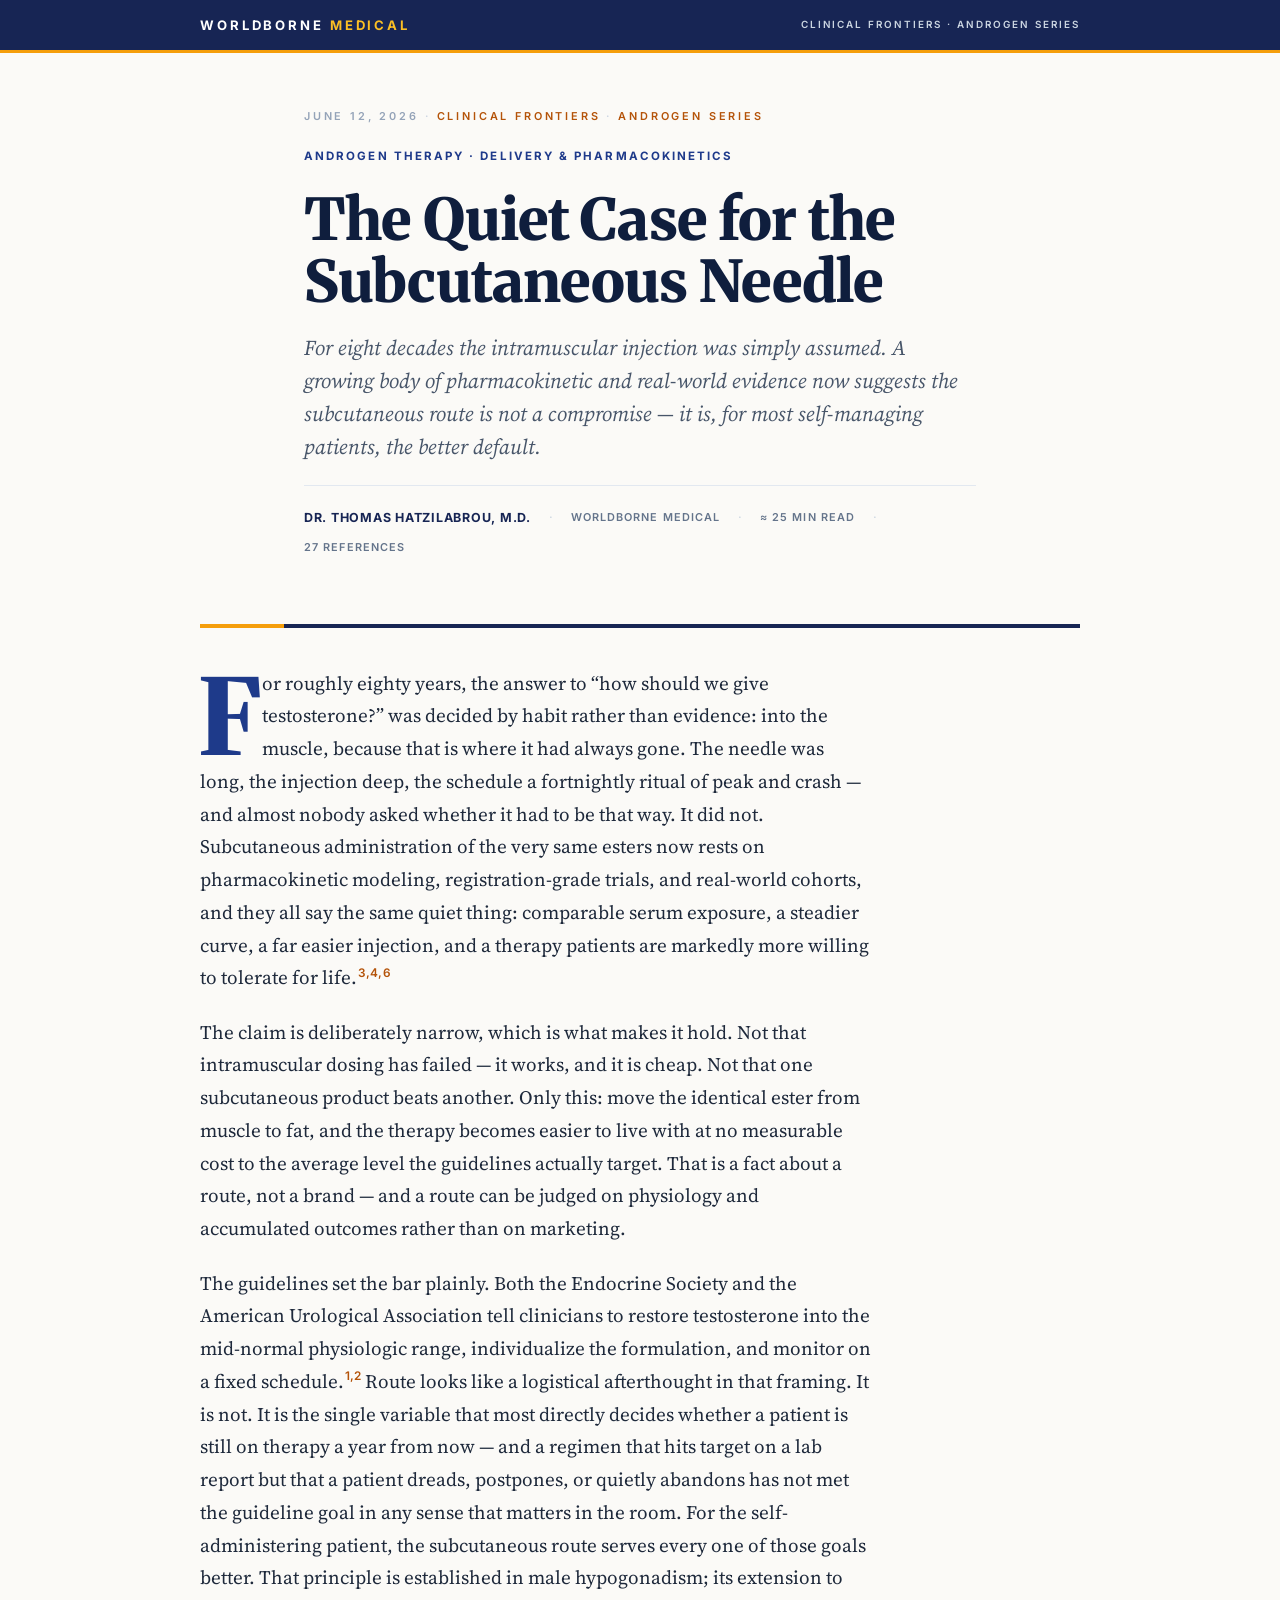
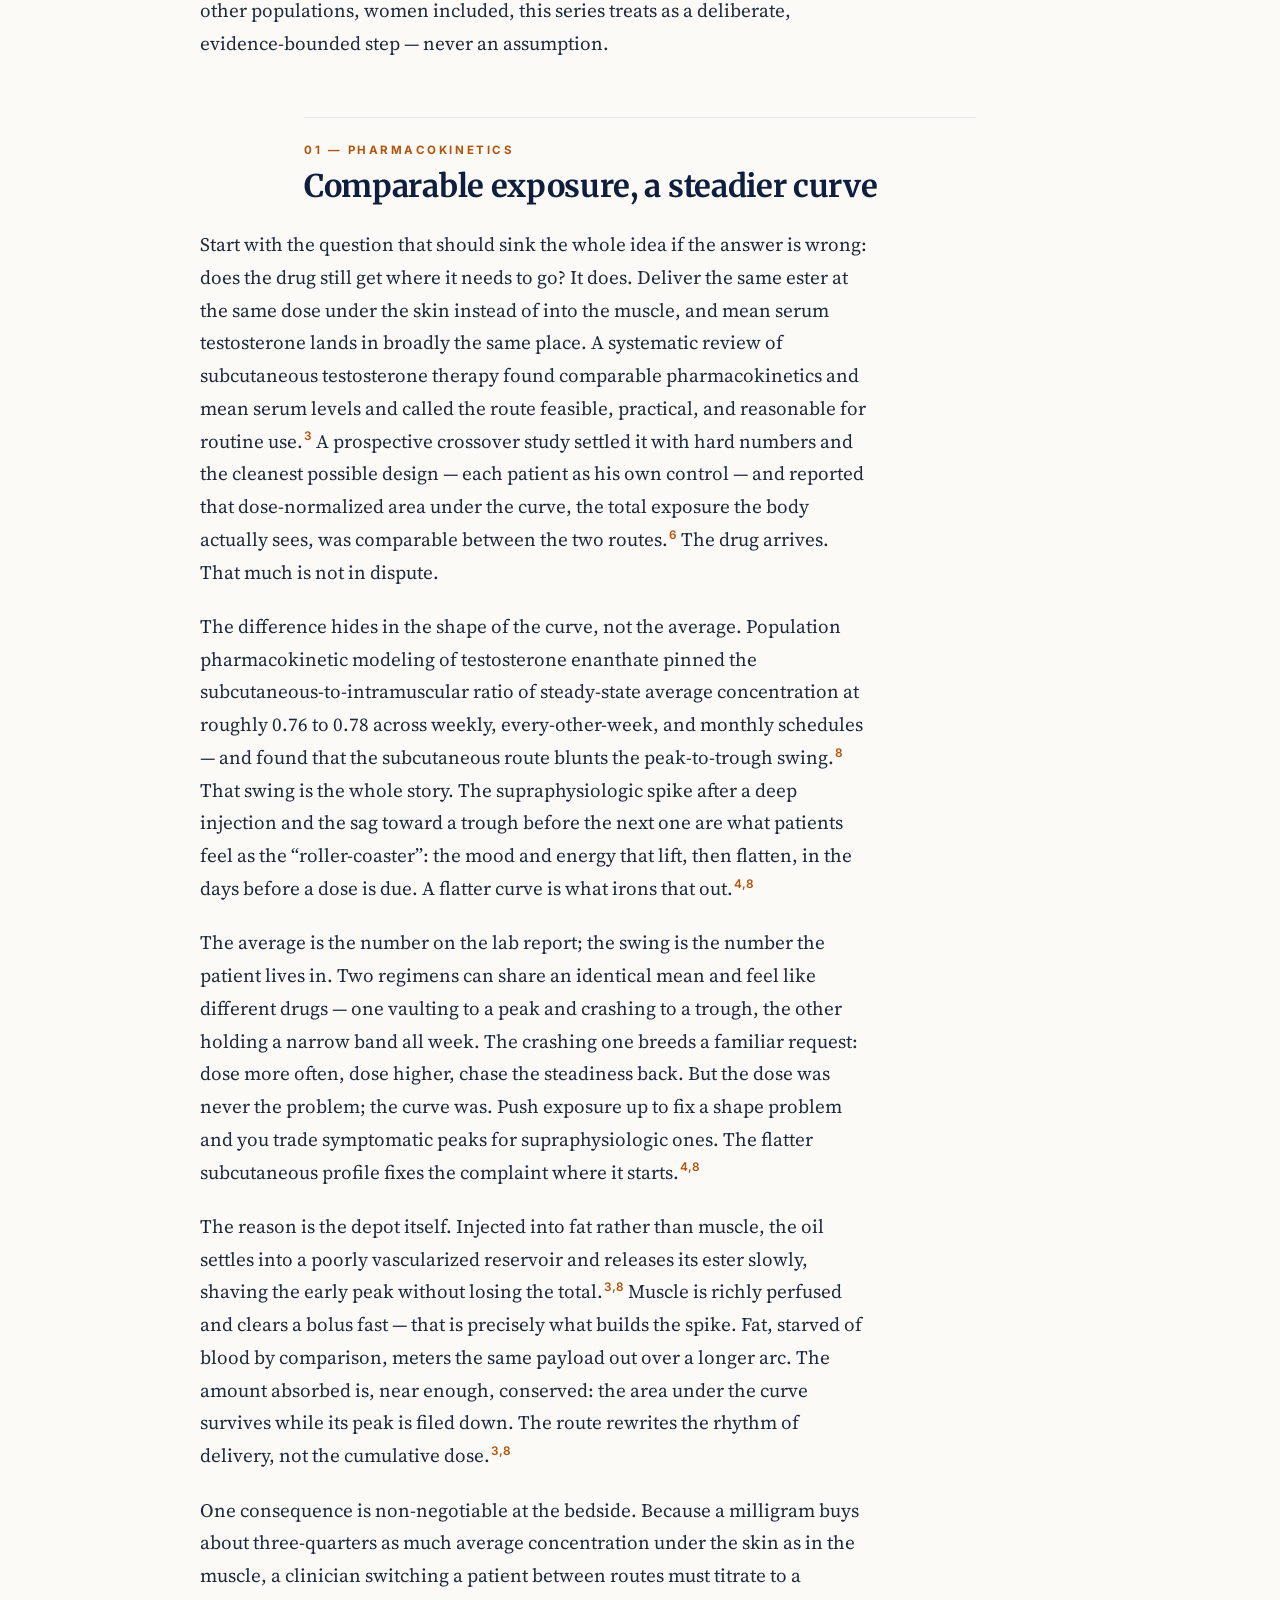
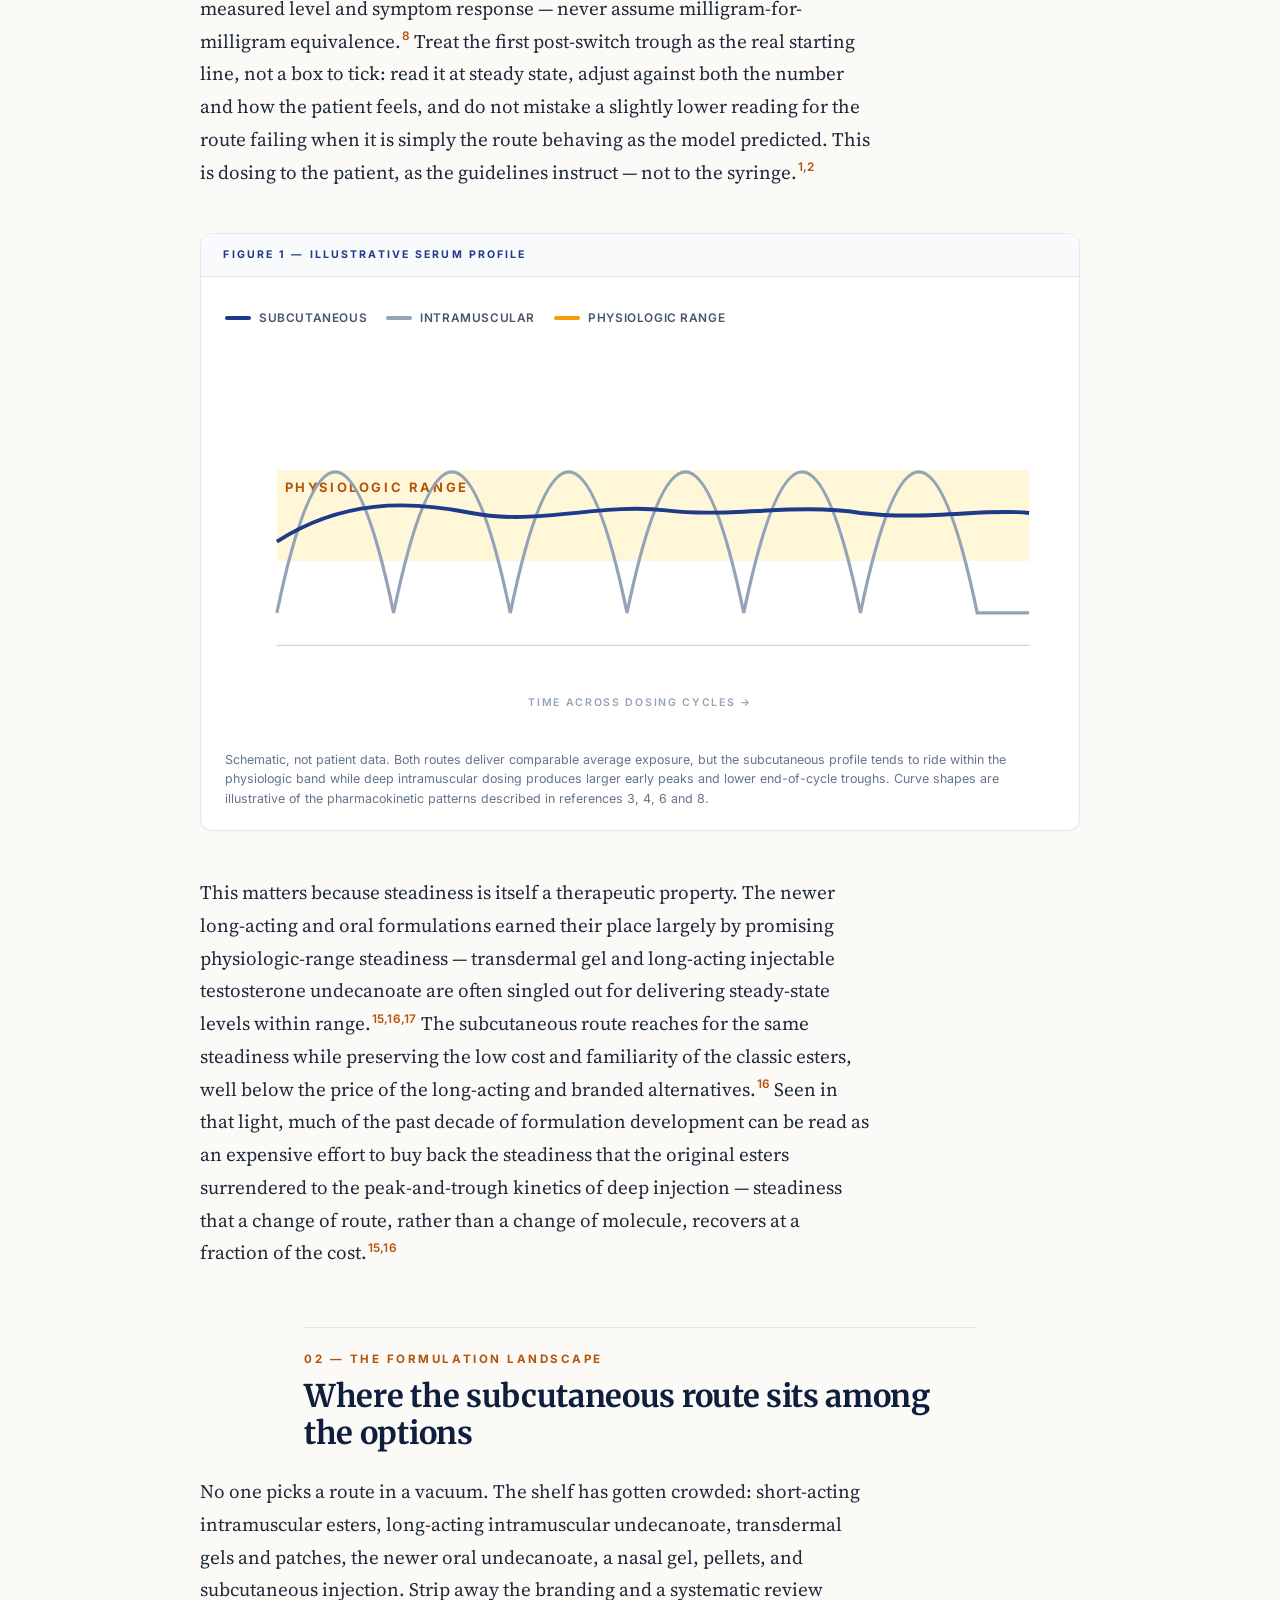
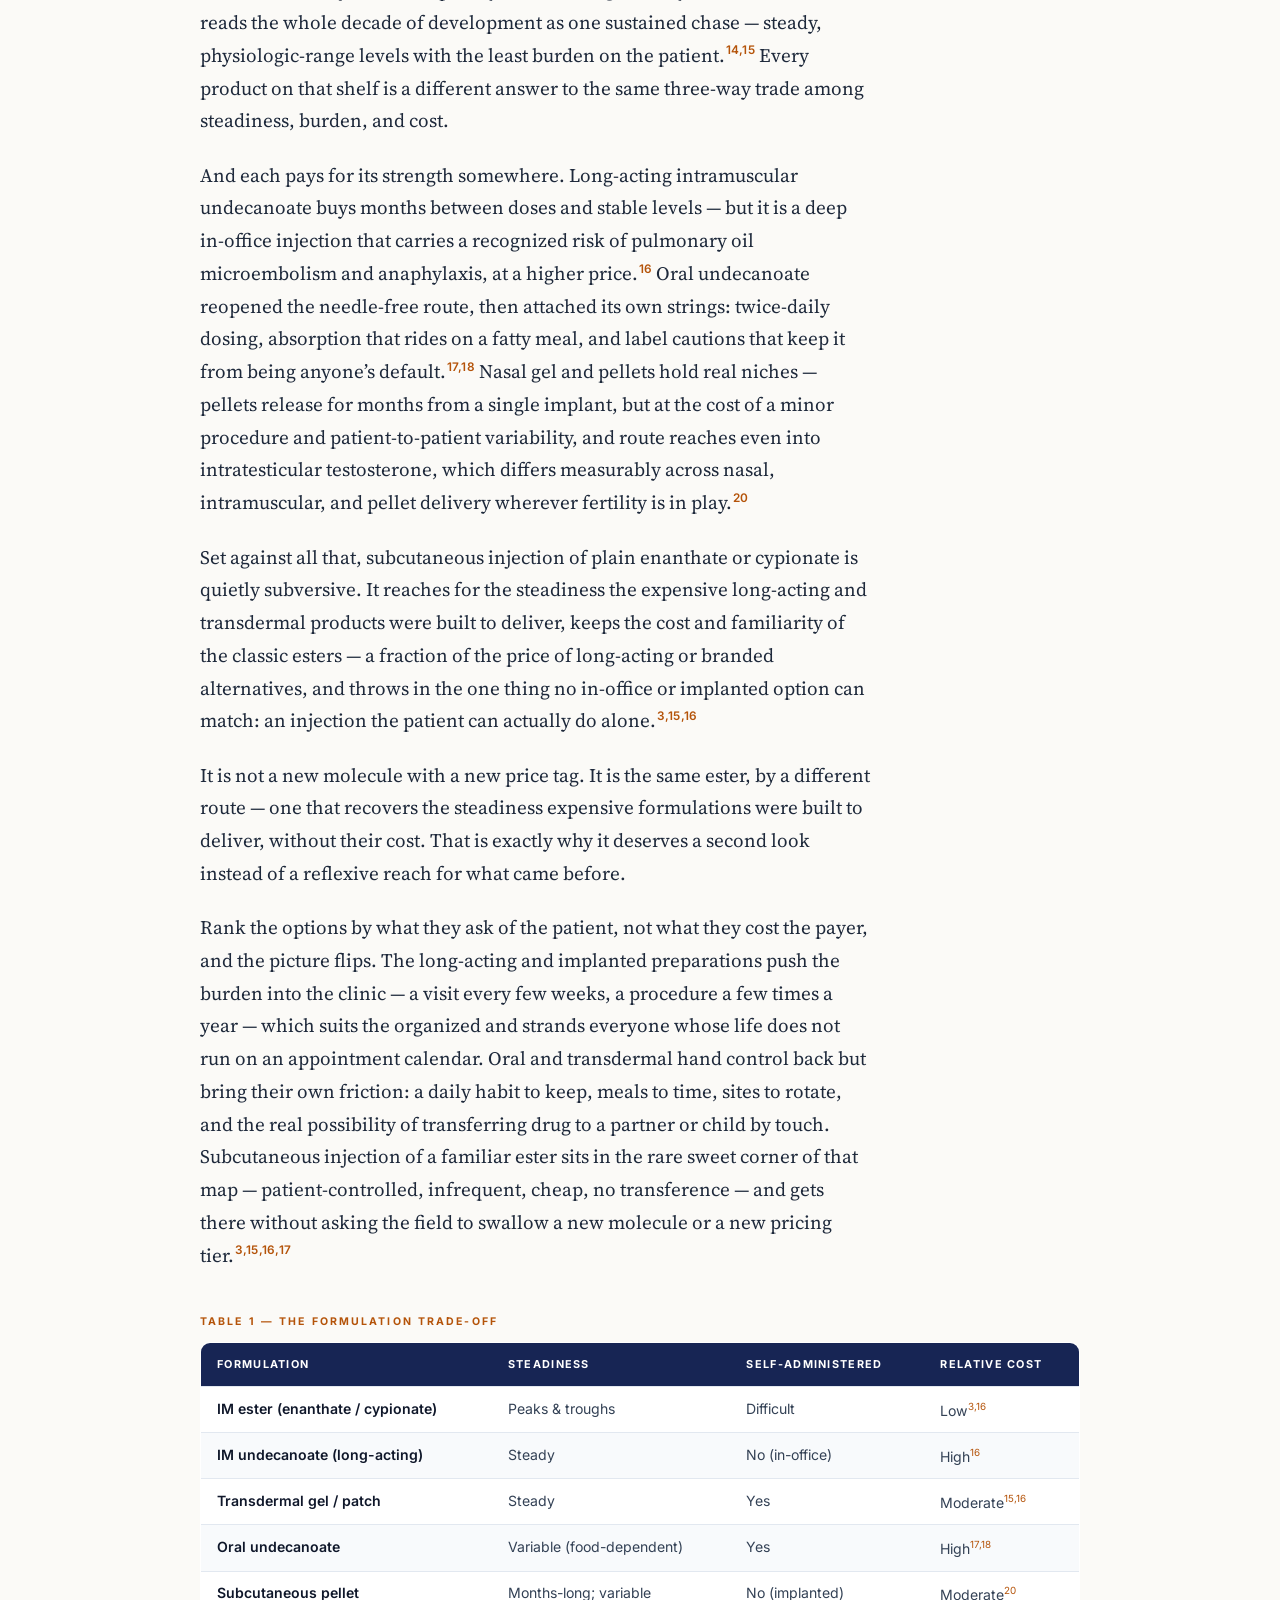
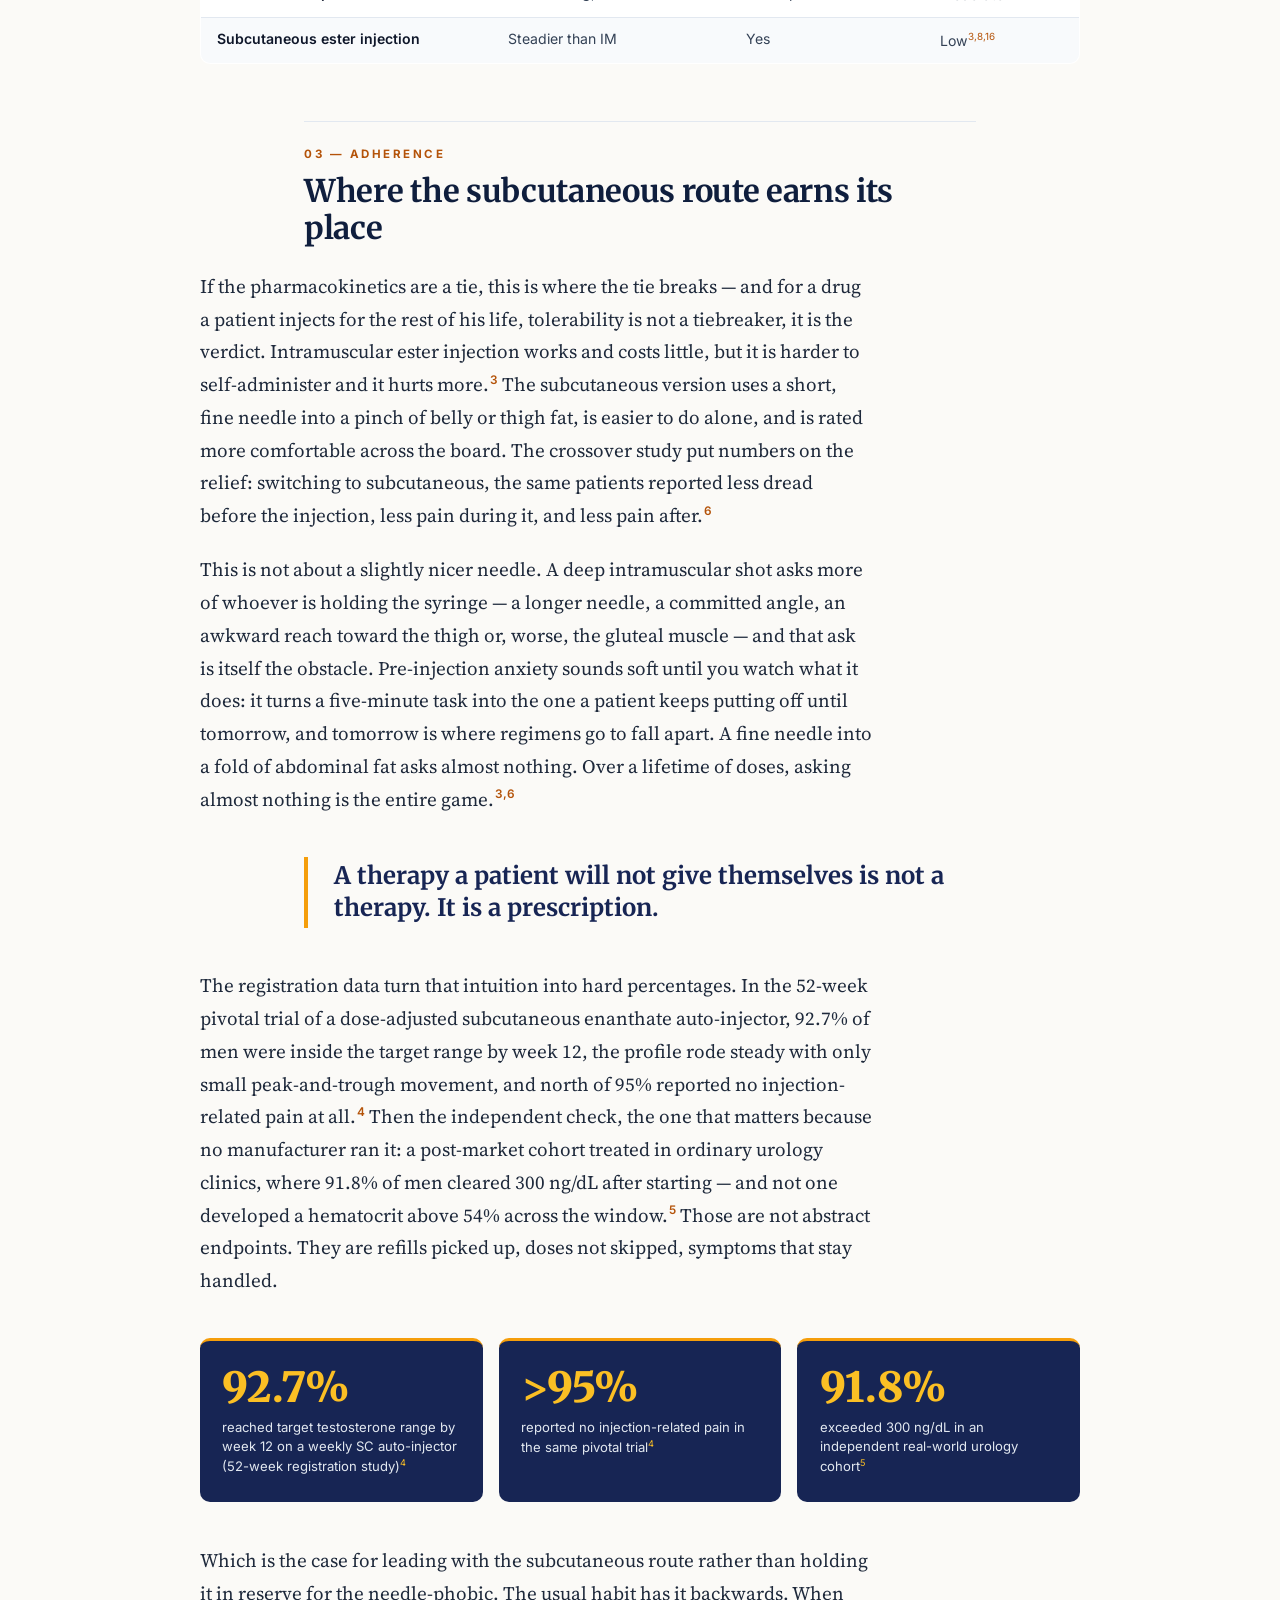
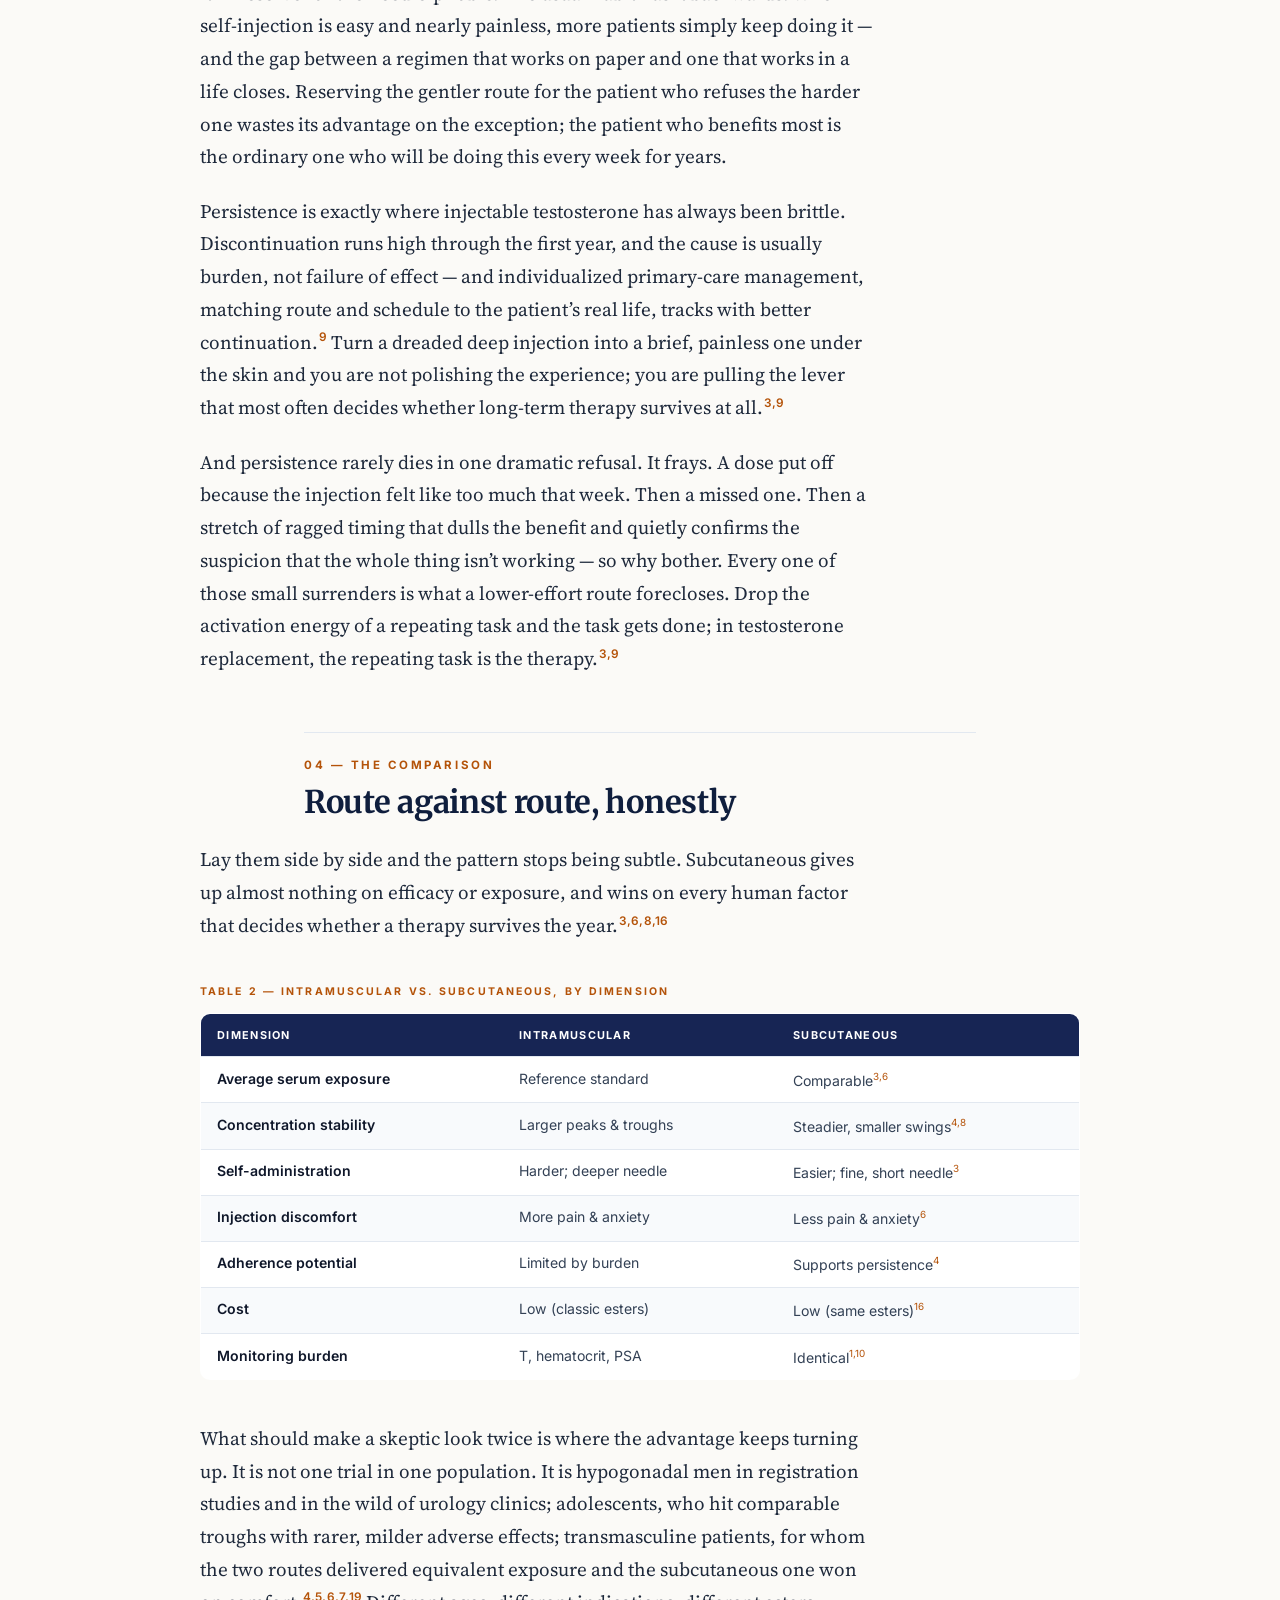
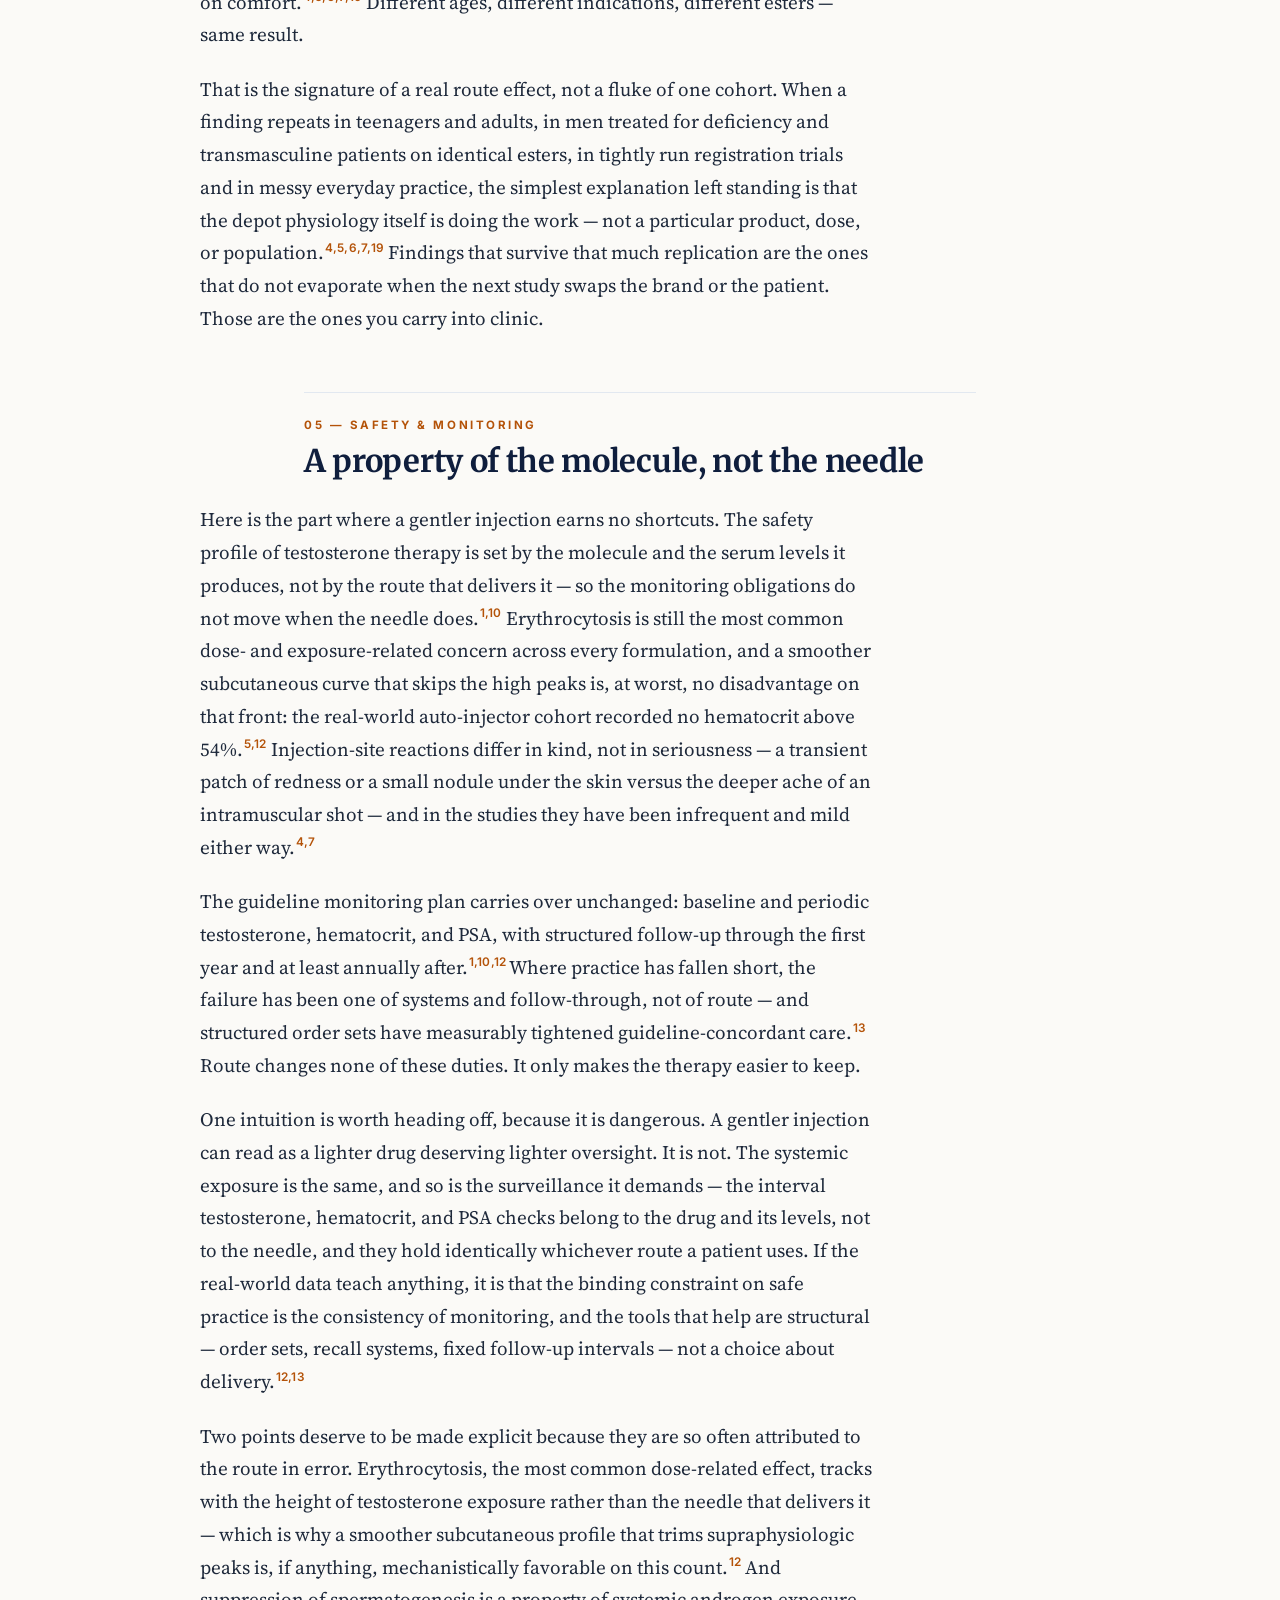
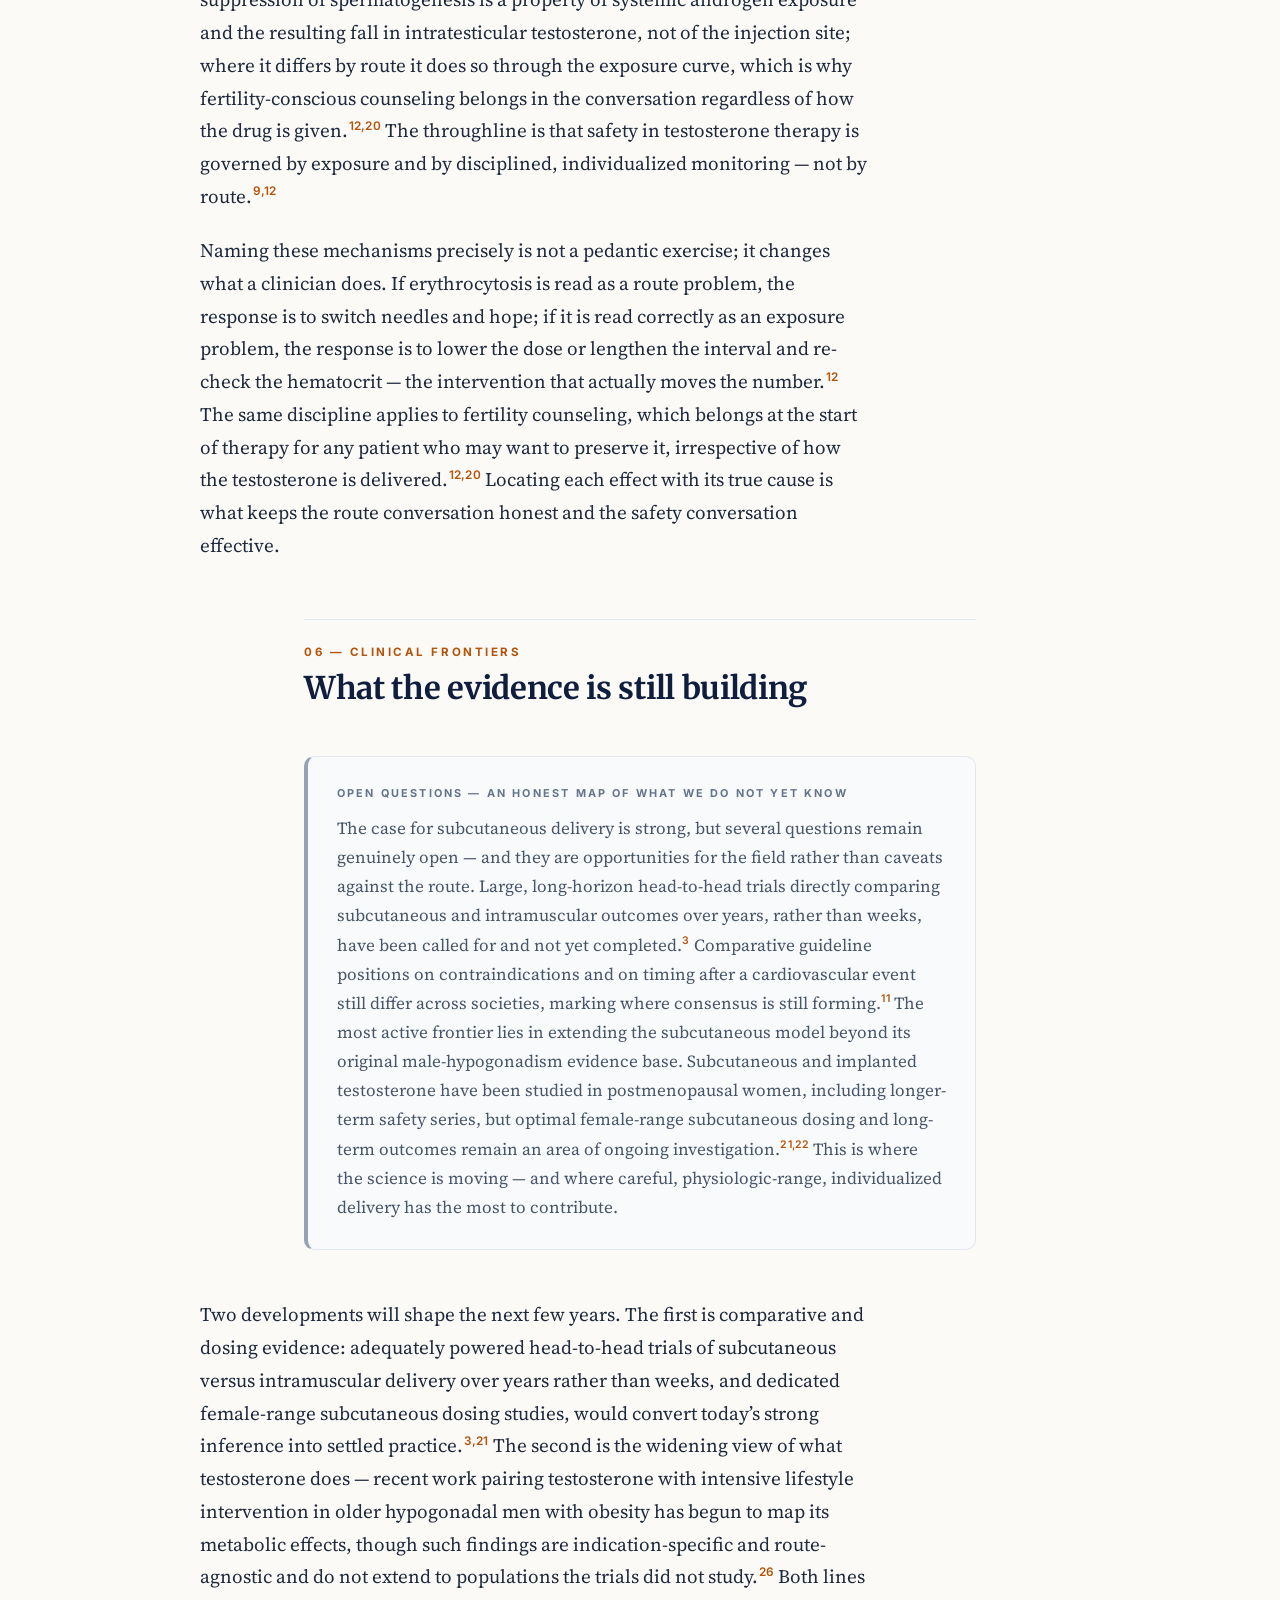
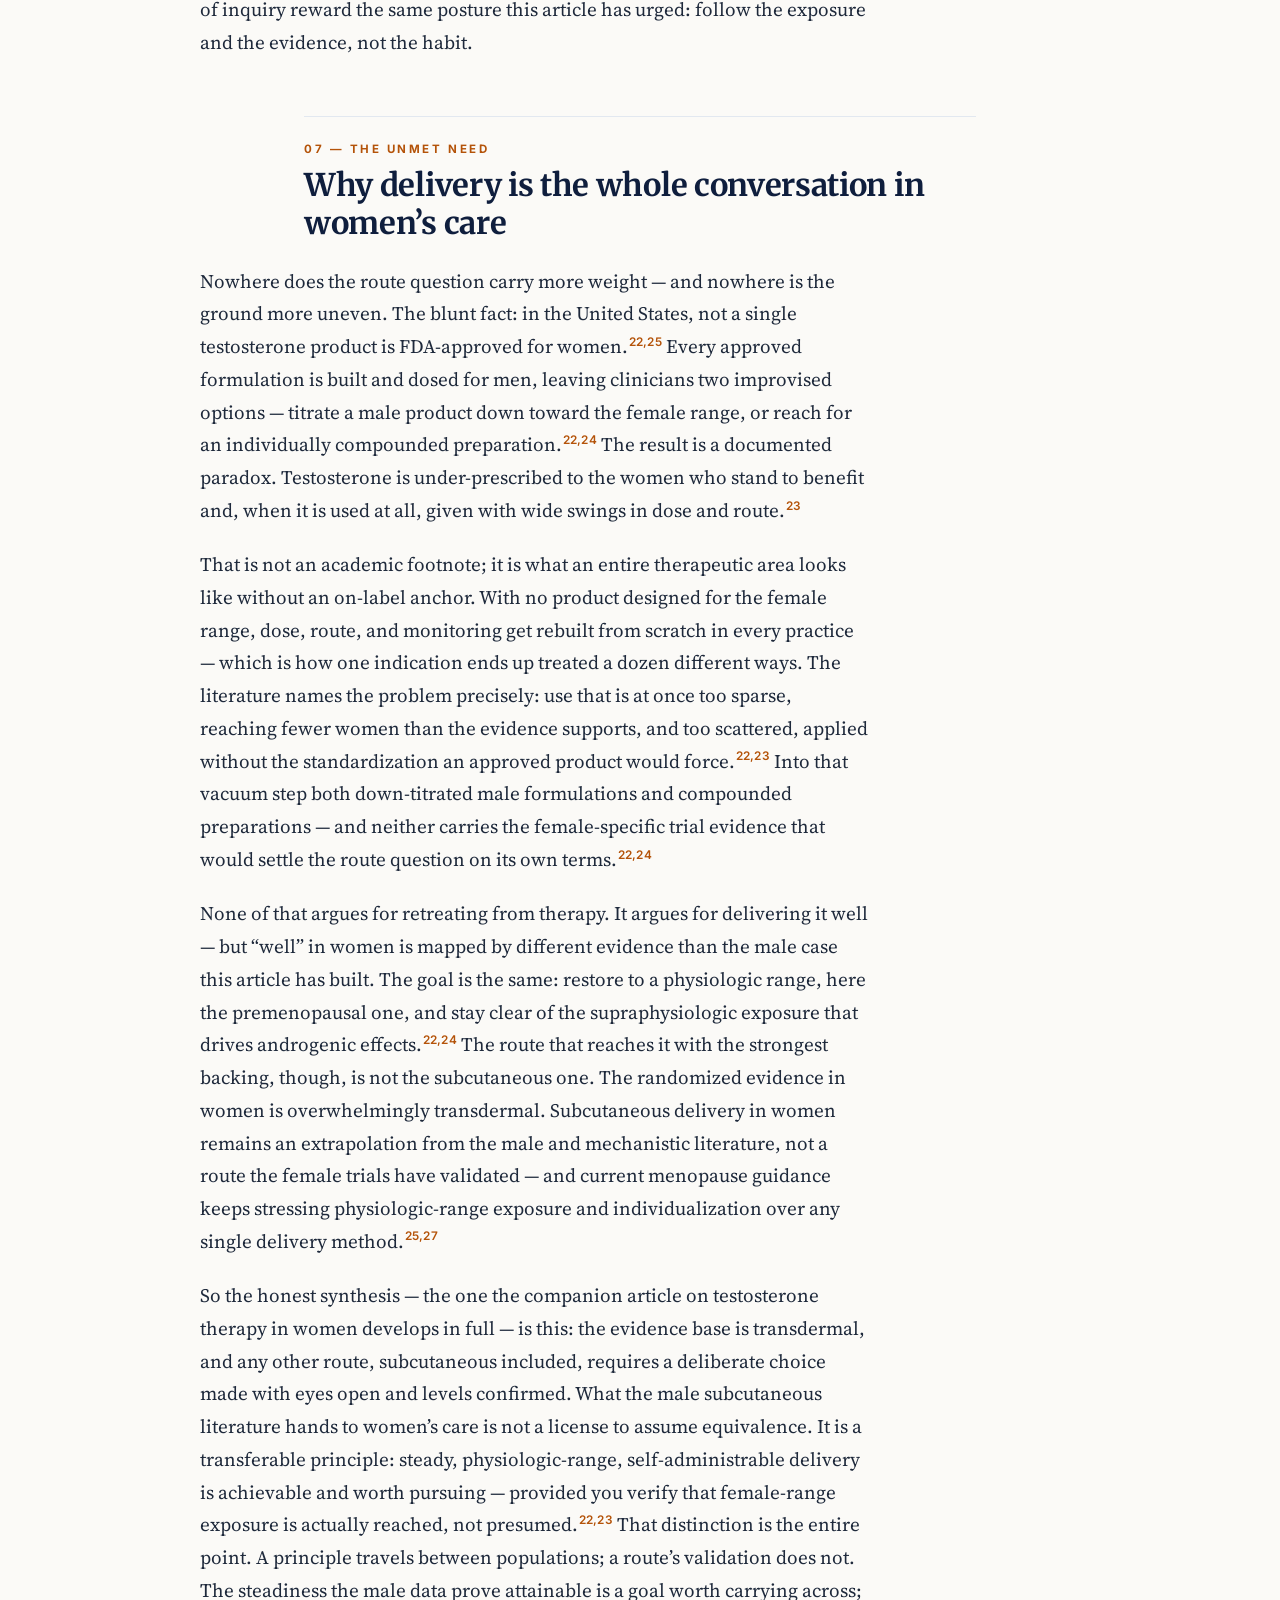
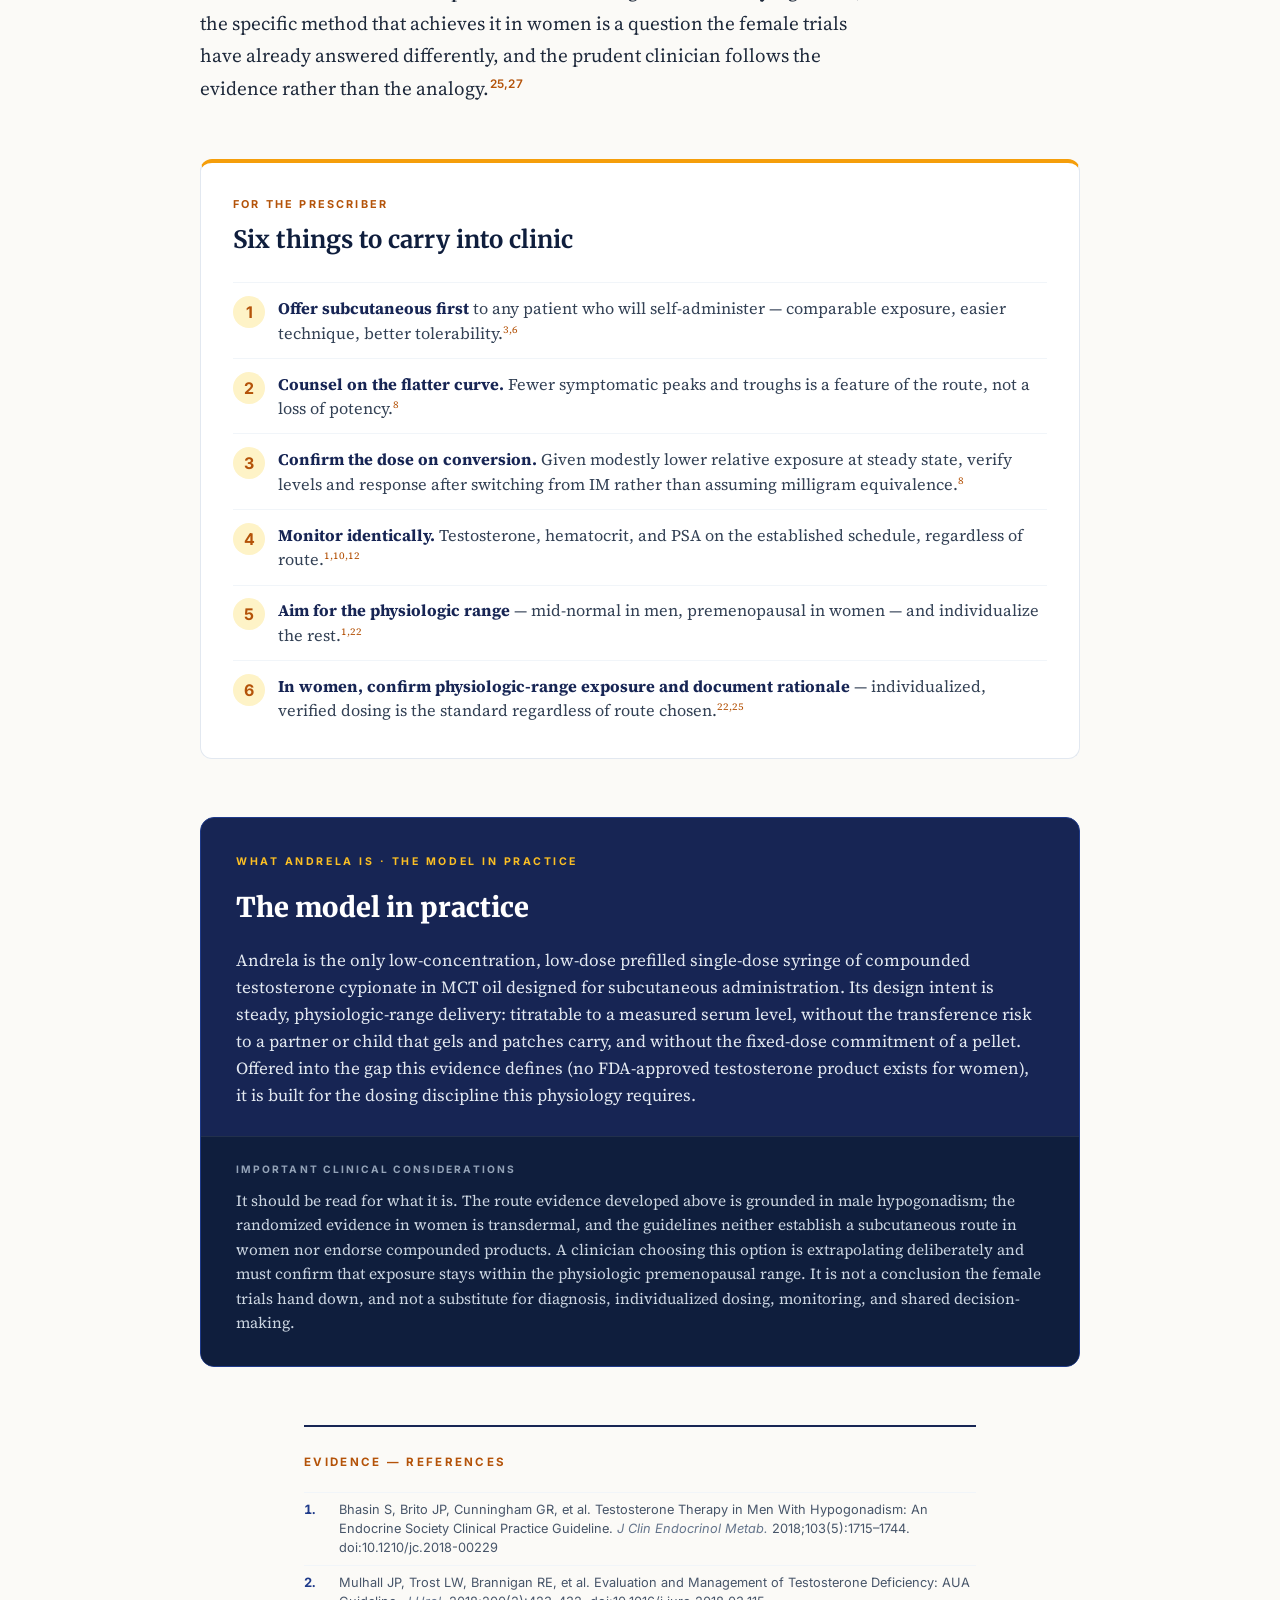
<file: articles/subcutaneous-needle.html>
<!DOCTYPE html>
<html lang="en">
<head>
<meta charset="UTF-8">
<meta name="viewport" content="width=device-width, initial-scale=1.0">
<title>The Quiet Case for the Subcutaneous Needle — Worldborne Medical</title>
<meta name="description" content="Comparable serum exposure, a steadier curve, and a far easier injection: the pharmacokinetic and real-world case for subcutaneous testosterone delivery. Worldborne Medical, Clinical Frontiers · Androgen Series.">
<meta name="robots" content="noindex, nofollow">
<meta property="og:title" content="The Quiet Case for the Subcutaneous Needle">
<meta property="og:type" content="article">
<link rel="stylesheet" href="worldborne.css">
</head>
<body>
<div class="progress-track"><div class="progress-bar" id="progress"></div></div>

<header class="masthead">
    <div class="masthead-inner">
        <a class="brand" href="index.html">WORLDBORNE <span>MEDICAL</span></a>
        <span class="series-tag">Clinical Frontiers · Androgen Series</span>
    </div>
</header>

<main class="article">

    <section class="hero">
        <p class="eyebrow"><span class="date">June 12, 2026</span><span class="divider">·</span>Clinical Frontiers<span class="divider">·</span>Androgen Series</p>
        <p class="kicker">Androgen Therapy · Delivery &amp; Pharmacokinetics</p>
        <h1 class="headline">The Quiet Case for the Subcutaneous Needle</h1>
        <p class="deck">For eight decades the intramuscular injection was simply assumed. A growing body of pharmacokinetic and real-world evidence now suggests the subcutaneous route is not a compromise — it is, for most self-managing patients, the better default.</p>
        <div class="byline">
            <span class="author">Dr. Thomas Hatzilabrou, M.D.</span>
            <span class="dot">·</span>
            <span class="meta-pill">Worldborne Medical</span>
            <span class="dot">·</span>
            <span class="meta-pill">≈ 25 min read</span>
            <span class="dot">·</span>
            <span class="meta-pill">27 references</span>
        </div>
    </section>
    <div class="hero-rule"></div>

    <p class="lead" style="margin-top:2.4rem;">For roughly eighty years, the answer to “how should we give testosterone?” was decided by habit rather than evidence: into the muscle, because that is where it had always gone. The needle was long, the injection deep, the schedule a fortnightly ritual of peak and crash — and almost nobody asked whether it had to be that way. It did not. Subcutaneous administration of the very same esters now rests on pharmacokinetic modeling, registration-grade trials, and real-world cohorts, and they all say the same quiet thing: comparable serum exposure, a steadier curve, a far easier injection, and a therapy patients are markedly more willing to tolerate for life.<sup class="cite">3,4,6</sup></p>

    <p>The claim is deliberately narrow, which is what makes it hold. Not that intramuscular dosing has failed — it works, and it is cheap. Not that one subcutaneous product beats another. Only this: move the identical ester from muscle to fat, and the therapy becomes easier to live with at no measurable cost to the average level the guidelines actually target. That is a fact about a route, not a brand — and a route can be judged on physiology and accumulated outcomes rather than on marketing.</p>

    <p>The guidelines set the bar plainly. Both the Endocrine Society and the American Urological Association tell clinicians to restore testosterone into the mid-normal physiologic range, individualize the formulation, and monitor on a fixed schedule.<sup class="cite">1,2</sup> Route looks like a logistical afterthought in that framing. It is not. It is the single variable that most directly decides whether a patient is still on therapy a year from now — and a regimen that hits target on a lab report but that a patient dreads, postpones, or quietly abandons has not met the guideline goal in any sense that matters in the room. For the self-administering patient, the subcutaneous route serves every one of those goals better. That principle is established in male hypogonadism; its extension to other populations, women included, this series treats as a deliberate, evidence-bounded step — never an assumption.</p>

    <div class="section-head">
        <span class="section-num">01 — Pharmacokinetics</span>
        <h2 class="section-title">Comparable exposure, a steadier curve</h2>
    </div>

    <p>Start with the question that should sink the whole idea if the answer is wrong: does the drug still get where it needs to go? It does. Deliver the same ester at the same dose under the skin instead of into the muscle, and mean serum testosterone lands in broadly the same place. A systematic review of subcutaneous testosterone therapy found comparable pharmacokinetics and mean serum levels and called the route feasible, practical, and reasonable for routine use.<sup class="cite">3</sup> A prospective crossover study settled it with hard numbers and the cleanest possible design — each patient as his own control — and reported that dose-normalized area under the curve, the total exposure the body actually sees, was comparable between the two routes.<sup class="cite">6</sup> The drug arrives. That much is not in dispute.</p>

    <p>The difference hides in the shape of the curve, not the average. Population pharmacokinetic modeling of testosterone enanthate pinned the subcutaneous-to-intramuscular ratio of steady-state average concentration at roughly 0.76 to 0.78 across weekly, every-other-week, and monthly schedules — and found that the subcutaneous route blunts the peak-to-trough swing.<sup class="cite">8</sup> That swing is the whole story. The supraphysiologic spike after a deep injection and the sag toward a trough before the next one are what patients feel as the “roller-coaster”: the mood and energy that lift, then flatten, in the days before a dose is due. A flatter curve is what irons that out.<sup class="cite">4,8</sup></p>

    <p>The average is the number on the lab report; the swing is the number the patient lives in. Two regimens can share an identical mean and feel like different drugs — one vaulting to a peak and crashing to a trough, the other holding a narrow band all week. The crashing one breeds a familiar request: dose more often, dose higher, chase the steadiness back. But the dose was never the problem; the curve was. Push exposure up to fix a shape problem and you trade symptomatic peaks for supraphysiologic ones. The flatter subcutaneous profile fixes the complaint where it starts.<sup class="cite">4,8</sup></p>

    <p>The reason is the depot itself. Injected into fat rather than muscle, the oil settles into a poorly vascularized reservoir and releases its ester slowly, shaving the early peak without losing the total.<sup class="cite">3,8</sup> Muscle is richly perfused and clears a bolus fast — that is precisely what builds the spike. Fat, starved of blood by comparison, meters the same payload out over a longer arc. The amount absorbed is, near enough, conserved: the area under the curve survives while its peak is filed down. The route rewrites the rhythm of delivery, not the cumulative dose.<sup class="cite">3,8</sup></p>

    <p>One consequence is non-negotiable at the bedside. Because a milligram buys about three-quarters as much average concentration under the skin as in the muscle, a clinician switching a patient between routes must titrate to a measured level and symptom response — never assume milligram-for-milligram equivalence.<sup class="cite">8</sup> Treat the first post-switch trough as the real starting line, not a box to tick: read it at steady state, adjust against both the number and how the patient feels, and do not mistake a slightly lower reading for the route failing when it is simply the route behaving as the model predicted. This is dosing to the patient, as the guidelines instruct — not to the syringe.<sup class="cite">1,2</sup></p>

    <figure>
        <div class="fig-head">Figure 1 — Illustrative Serum Profile</div>
        <div class="fig-body">
            <div class="legend">
                <div class="item"><span class="swatch" style="background:var(--navy-800)"></span>Subcutaneous</div>
                <div class="item"><span class="swatch" style="background:var(--slate-400)"></span>Intramuscular</div>
                <div class="item"><span class="swatch" style="background:var(--amber-500)"></span>Physiologic range</div>
            </div>
            <svg viewBox="0 0 640 260" width="100%" role="img" aria-label="Schematic serum testosterone curves: subcutaneous rides within the physiologic band while intramuscular peaks high and troughs low across dosing cycles.">
                <defs>
                    <linearGradient id="band1" x1="0" y1="0" x2="0" y2="1">
                        <stop offset="0" stop-color="#fef3c7"/><stop offset="1" stop-color="#fef3c7"/>
                    </linearGradient>
                </defs>
                <rect x="40" y="95" width="580" height="70" fill="url(#band1)" opacity="0.7"/>
                <text x="46" y="112" font-family="Inter" font-size="10" letter-spacing="2" fill="#b45309" font-weight="700">PHYSIOLOGIC RANGE</text>
                <!-- IM: big peaks and troughs -->
                <path d="M40,205 C70,60 100,60 130,205 C160,60 190,60 220,205 C250,60 280,60 310,205 C340,60 370,60 400,205 C430,60 460,60 490,205 C520,60 550,60 580,205 L620,205" fill="none" stroke="#94a3b8" stroke-width="2.5"/>
                <!-- SC: steady within band -->
                <path d="M40,150 C90,118 140,118 190,128 C240,138 290,120 340,126 C390,132 440,120 490,128 C540,134 590,124 620,128" fill="none" stroke="#1e3a8a" stroke-width="3"/>
                <line x1="40" y1="230" x2="620" y2="230" stroke="#cbd5e1" stroke-width="1"/>
            </svg>
            <p class="axis-label">Time across dosing cycles →</p>
        </div>
        <figcaption>Schematic, not patient data. Both routes deliver comparable average exposure, but the subcutaneous profile tends to ride within the physiologic band while deep intramuscular dosing produces larger early peaks and lower end-of-cycle troughs. Curve shapes are illustrative of the pharmacokinetic patterns described in references 3, 4, 6 and 8.</figcaption>
    </figure>

    <p>This matters because steadiness is itself a therapeutic property. The newer long-acting and oral formulations earned their place largely by promising physiologic-range steadiness — transdermal gel and long-acting injectable testosterone undecanoate are often singled out for delivering steady-state levels within range.<sup class="cite">15,16,17</sup> The subcutaneous route reaches for the same steadiness while preserving the low cost and familiarity of the classic esters, well below the price of the long-acting and branded alternatives.<sup class="cite">16</sup> Seen in that light, much of the past decade of formulation development can be read as an expensive effort to buy back the steadiness that the original esters surrendered to the peak-and-trough kinetics of deep injection — steadiness that a change of route, rather than a change of molecule, recovers at a fraction of the cost.<sup class="cite">15,16</sup></p>

    <div class="section-head">
        <span class="section-num">02 — The Formulation Landscape</span>
        <h2 class="section-title">Where the subcutaneous route sits among the options</h2>
    </div>

    <p>No one picks a route in a vacuum. The shelf has gotten crowded: short-acting intramuscular esters, long-acting intramuscular undecanoate, transdermal gels and patches, the newer oral undecanoate, a nasal gel, pellets, and subcutaneous injection. Strip away the branding and a systematic review reads the whole decade of development as one sustained chase — steady, physiologic-range levels with the least burden on the patient.<sup class="cite">14,15</sup> Every product on that shelf is a different answer to the same three-way trade among steadiness, burden, and cost.</p>

    <p>And each pays for its strength somewhere. Long-acting intramuscular undecanoate buys months between doses and stable levels — but it is a deep in-office injection that carries a recognized risk of pulmonary oil microembolism and anaphylaxis, at a higher price.<sup class="cite">16</sup> Oral undecanoate reopened the needle-free route, then attached its own strings: twice-daily dosing, absorption that rides on a fatty meal, and label cautions that keep it from being anyone’s default.<sup class="cite">17,18</sup> Nasal gel and pellets hold real niches — pellets release for months from a single implant, but at the cost of a minor procedure and patient-to-patient variability, and route reaches even into intratesticular testosterone, which differs measurably across nasal, intramuscular, and pellet delivery wherever fertility is in play.<sup class="cite">20</sup></p>

    <p>Set against all that, subcutaneous injection of plain enanthate or cypionate is quietly subversive. It reaches for the steadiness the expensive long-acting and transdermal products were built to deliver, keeps the cost and familiarity of the classic esters — a fraction of the price of long-acting or branded alternatives, and throws in the one thing no in-office or implanted option can match: an injection the patient can actually do alone.<sup class="cite">3,15,16</sup></p>

    <p>It is not a new molecule with a new price tag. It is the same ester, by a different route — one that recovers the steadiness expensive formulations were built to deliver, without their cost. That is exactly why it deserves a second look instead of a reflexive reach for what came before.</p>

    <p>Rank the options by what they ask of the patient, not what they cost the payer, and the picture flips. The long-acting and implanted preparations push the burden into the clinic — a visit every few weeks, a procedure a few times a year — which suits the organized and strands everyone whose life does not run on an appointment calendar. Oral and transdermal hand control back but bring their own friction: a daily habit to keep, meals to time, sites to rotate, and the real possibility of transferring drug to a partner or child by touch. Subcutaneous injection of a familiar ester sits in the rare sweet corner of that map — patient-controlled, infrequent, cheap, no transference — and gets there without asking the field to swallow a new molecule or a new pricing tier.<sup class="cite">3,15,16,17</sup></p>

    <div class="table-wrap">
        <div class="table-label">Table 1 — The formulation trade-off</div>
        <table class="wb">
            <thead><tr><th>Formulation</th><th>Steadiness</th><th>Self-administered</th><th>Relative cost</th></tr></thead>
            <tbody>
                <tr><td>IM ester (enanthate / cypionate)</td><td>Peaks &amp; troughs</td><td>Difficult</td><td>Low<sup>3,16</sup></td></tr>
                <tr><td>IM undecanoate (long-acting)</td><td>Steady</td><td>No (in-office)</td><td>High<sup>16</sup></td></tr>
                <tr><td>Transdermal gel / patch</td><td>Steady</td><td>Yes</td><td>Moderate<sup>15,16</sup></td></tr>
                <tr><td>Oral undecanoate</td><td>Variable (food-dependent)</td><td>Yes</td><td>High<sup>17,18</sup></td></tr>
                <tr><td>Subcutaneous pellet</td><td>Months-long; variable</td><td>No (implanted)</td><td>Moderate<sup>20</sup></td></tr>
                <tr><td>Subcutaneous ester injection</td><td>Steadier than IM</td><td>Yes</td><td>Low<sup>3,8,16</sup></td></tr>
            </tbody>
        </table>
    </div>

    <div class="section-head">
        <span class="section-num">03 — Adherence</span>
        <h2 class="section-title">Where the subcutaneous route earns its place</h2>
    </div>

    <p>If the pharmacokinetics are a tie, this is where the tie breaks — and for a drug a patient injects for the rest of his life, tolerability is not a tiebreaker, it is the verdict. Intramuscular ester injection works and costs little, but it is harder to self-administer and it hurts more.<sup class="cite">3</sup> The subcutaneous version uses a short, fine needle into a pinch of belly or thigh fat, is easier to do alone, and is rated more comfortable across the board. The crossover study put numbers on the relief: switching to subcutaneous, the same patients reported less dread before the injection, less pain during it, and less pain after.<sup class="cite">6</sup></p>

    <p>This is not about a slightly nicer needle. A deep intramuscular shot asks more of whoever is holding the syringe — a longer needle, a committed angle, an awkward reach toward the thigh or, worse, the gluteal muscle — and that ask is itself the obstacle. Pre-injection anxiety sounds soft until you watch what it does: it turns a five-minute task into the one a patient keeps putting off until tomorrow, and tomorrow is where regimens go to fall apart. A fine needle into a fold of abdominal fat asks almost nothing. Over a lifetime of doses, asking almost nothing is the entire game.<sup class="cite">3,6</sup></p>

    <blockquote class="pullquote">A therapy a patient will not give themselves is not a therapy. It is a prescription.</blockquote>

    <p>The registration data turn that intuition into hard percentages. In the 52-week pivotal trial of a dose-adjusted subcutaneous enanthate auto-injector, 92.7% of men were inside the target range by week 12, the profile rode steady with only small peak-and-trough movement, and north of 95% reported no injection-related pain at all.<sup class="cite">4</sup> Then the independent check, the one that matters because no manufacturer ran it: a post-market cohort treated in ordinary urology clinics, where 91.8% of men cleared 300 ng/dL after starting — and not one developed a hematocrit above 54% across the window.<sup class="cite">5</sup> Those are not abstract endpoints. They are refills picked up, doses not skipped, symptoms that stay handled.</p>

    <div class="stat-row cols-3">
        <div class="stat-card">
            <div class="num">92.7%</div>
            <div class="label">reached target testosterone range by week 12 on a weekly SC auto-injector (52-week registration study)<sup>4</sup></div>
        </div>
        <div class="stat-card">
            <div class="num">&gt;95%</div>
            <div class="label">reported no injection-related pain in the same pivotal trial<sup>4</sup></div>
        </div>
        <div class="stat-card">
            <div class="num">91.8%</div>
            <div class="label">exceeded 300 ng/dL in an independent real-world urology cohort<sup>5</sup></div>
        </div>
    </div>

    <p>Which is the case for leading with the subcutaneous route rather than holding it in reserve for the needle-phobic. The usual habit has it backwards. When self-injection is easy and nearly painless, more patients simply keep doing it — and the gap between a regimen that works on paper and one that works in a life closes. Reserving the gentler route for the patient who refuses the harder one wastes its advantage on the exception; the patient who benefits most is the ordinary one who will be doing this every week for years.</p>

    <p>Persistence is exactly where injectable testosterone has always been brittle. Discontinuation runs high through the first year, and the cause is usually burden, not failure of effect — and individualized primary-care management, matching route and schedule to the patient’s real life, tracks with better continuation.<sup class="cite">9</sup> Turn a dreaded deep injection into a brief, painless one under the skin and you are not polishing the experience; you are pulling the lever that most often decides whether long-term therapy survives at all.<sup class="cite">3,9</sup></p>

    <p>And persistence rarely dies in one dramatic refusal. It frays. A dose put off because the injection felt like too much that week. Then a missed one. Then a stretch of ragged timing that dulls the benefit and quietly confirms the suspicion that the whole thing isn’t working — so why bother. Every one of those small surrenders is what a lower-effort route forecloses. Drop the activation energy of a repeating task and the task gets done; in testosterone replacement, the repeating task is the therapy.<sup class="cite">3,9</sup></p>

    <div class="section-head">
        <span class="section-num">04 — The Comparison</span>
        <h2 class="section-title">Route against route, honestly</h2>
    </div>

    <p>Lay them side by side and the pattern stops being subtle. Subcutaneous gives up almost nothing on efficacy or exposure, and wins on every human factor that decides whether a therapy survives the year.<sup class="cite">3,6,8,16</sup></p>

    <div class="table-wrap">
        <div class="table-label">Table 2 — Intramuscular vs. subcutaneous, by dimension</div>
        <table class="wb">
            <thead><tr><th>Dimension</th><th>Intramuscular</th><th>Subcutaneous</th></tr></thead>
            <tbody>
                <tr><td>Average serum exposure</td><td>Reference standard</td><td>Comparable<sup>3,6</sup></td></tr>
                <tr><td>Concentration stability</td><td>Larger peaks &amp; troughs</td><td>Steadier, smaller swings<sup>4,8</sup></td></tr>
                <tr><td>Self-administration</td><td>Harder; deeper needle</td><td>Easier; fine, short needle<sup>3</sup></td></tr>
                <tr><td>Injection discomfort</td><td>More pain &amp; anxiety</td><td>Less pain &amp; anxiety<sup>6</sup></td></tr>
                <tr><td>Adherence potential</td><td>Limited by burden</td><td>Supports persistence<sup>4</sup></td></tr>
                <tr><td>Cost</td><td>Low (classic esters)</td><td>Low (same esters)<sup>16</sup></td></tr>
                <tr><td>Monitoring burden</td><td>T, hematocrit, PSA</td><td>Identical<sup>1,10</sup></td></tr>
            </tbody>
        </table>
    </div>

    <p>What should make a skeptic look twice is where the advantage keeps turning up. It is not one trial in one population. It is hypogonadal men in registration studies and in the wild of urology clinics; adolescents, who hit comparable troughs with rarer, milder adverse effects; transmasculine patients, for whom the two routes delivered equivalent exposure and the subcutaneous one won on comfort.<sup class="cite">4,5,6,7,19</sup> Different ages, different indications, different esters — same result.</p>

    <p>That is the signature of a real route effect, not a fluke of one cohort. When a finding repeats in teenagers and adults, in men treated for deficiency and transmasculine patients on identical esters, in tightly run registration trials and in messy everyday practice, the simplest explanation left standing is that the depot physiology itself is doing the work — not a particular product, dose, or population.<sup class="cite">4,5,6,7,19</sup> Findings that survive that much replication are the ones that do not evaporate when the next study swaps the brand or the patient. Those are the ones you carry into clinic.</p>

    <div class="section-head">
        <span class="section-num">05 — Safety &amp; Monitoring</span>
        <h2 class="section-title">A property of the molecule, not the needle</h2>
    </div>

    <p>Here is the part where a gentler injection earns no shortcuts. The safety profile of testosterone therapy is set by the molecule and the serum levels it produces, not by the route that delivers it — so the monitoring obligations do not move when the needle does.<sup class="cite">1,10</sup> Erythrocytosis is still the most common dose- and exposure-related concern across every formulation, and a smoother subcutaneous curve that skips the high peaks is, at worst, no disadvantage on that front: the real-world auto-injector cohort recorded no hematocrit above 54%.<sup class="cite">5,12</sup> Injection-site reactions differ in kind, not in seriousness — a transient patch of redness or a small nodule under the skin versus the deeper ache of an intramuscular shot — and in the studies they have been infrequent and mild either way.<sup class="cite">4,7</sup></p>

    <p>The guideline monitoring plan carries over unchanged: baseline and periodic testosterone, hematocrit, and PSA, with structured follow-up through the first year and at least annually after.<sup class="cite">1,10,12</sup> Where practice has fallen short, the failure has been one of systems and follow-through, not of route — and structured order sets have measurably tightened guideline-concordant care.<sup class="cite">13</sup> Route changes none of these duties. It only makes the therapy easier to keep.</p>

    <p>One intuition is worth heading off, because it is dangerous. A gentler injection can read as a lighter drug deserving lighter oversight. It is not. The systemic exposure is the same, and so is the surveillance it demands — the interval testosterone, hematocrit, and PSA checks belong to the drug and its levels, not to the needle, and they hold identically whichever route a patient uses. If the real-world data teach anything, it is that the binding constraint on safe practice is the consistency of monitoring, and the tools that help are structural — order sets, recall systems, fixed follow-up intervals — not a choice about delivery.<sup class="cite">12,13</sup></p>

    <p>Two points deserve to be made explicit because they are so often attributed to the route in error. Erythrocytosis, the most common dose-related effect, tracks with the height of testosterone exposure rather than the needle that delivers it — which is why a smoother subcutaneous profile that trims supraphysiologic peaks is, if anything, mechanistically favorable on this count.<sup class="cite">12</sup> And suppression of spermatogenesis is a property of systemic androgen exposure and the resulting fall in intratesticular testosterone, not of the injection site; where it differs by route it does so through the exposure curve, which is why fertility-conscious counseling belongs in the conversation regardless of how the drug is given.<sup class="cite">12,20</sup> The throughline is that safety in testosterone therapy is governed by exposure and by disciplined, individualized monitoring — not by route.<sup class="cite">9,12</sup></p>

    <p>Naming these mechanisms precisely is not a pedantic exercise; it changes what a clinician does. If erythrocytosis is read as a route problem, the response is to switch needles and hope; if it is read correctly as an exposure problem, the response is to lower the dose or lengthen the interval and re-check the hematocrit — the intervention that actually moves the number.<sup class="cite">12</sup> The same discipline applies to fertility counseling, which belongs at the start of therapy for any patient who may want to preserve it, irrespective of how the testosterone is delivered.<sup class="cite">12,20</sup> Locating each effect with its true cause is what keeps the route conversation honest and the safety conversation effective.</p>

    <div class="section-head">
        <span class="section-num">06 — Clinical Frontiers</span>
        <h2 class="section-title">What the evidence is still building</h2>
    </div>

    <div class="box-open">
        <div class="bh">Open Questions — an honest map of what we do not yet know</div>
        <p>The case for subcutaneous delivery is strong, but several questions remain genuinely open — and they are opportunities for the field rather than caveats against the route. Large, long-horizon head-to-head trials directly comparing subcutaneous and intramuscular outcomes over years, rather than weeks, have been called for and not yet completed.<sup class="cite">3</sup> Comparative guideline positions on contraindications and on timing after a cardiovascular event still differ across societies, marking where consensus is still forming.<sup class="cite">11</sup> The most active frontier lies in extending the subcutaneous model beyond its original male-hypogonadism evidence base. Subcutaneous and implanted testosterone have been studied in postmenopausal women, including longer-term safety series, but optimal female-range subcutaneous dosing and long-term outcomes remain an area of ongoing investigation.<sup class="cite">21,22</sup> This is where the science is moving — and where careful, physiologic-range, individualized delivery has the most to contribute.</p>
    </div>

    <p>Two developments will shape the next few years. The first is comparative and dosing evidence: adequately powered head-to-head trials of subcutaneous versus intramuscular delivery over years rather than weeks, and dedicated female-range subcutaneous dosing studies, would convert today’s strong inference into settled practice.<sup class="cite">3,21</sup> The second is the widening view of what testosterone does — recent work pairing testosterone with intensive lifestyle intervention in older hypogonadal men with obesity has begun to map its metabolic effects, though such findings are indication-specific and route-agnostic and do not extend to populations the trials did not study.<sup class="cite">26</sup> Both lines of inquiry reward the same posture this article has urged: follow the exposure and the evidence, not the habit.</p>

    <div class="section-head">
        <span class="section-num">07 — The Unmet Need</span>
        <h2 class="section-title">Why delivery is the whole conversation in women’s care</h2>
    </div>

    <p>Nowhere does the route question carry more weight — and nowhere is the ground more uneven. The blunt fact: in the United States, not a single testosterone product is FDA-approved for women.<sup class="cite">22,25</sup> Every approved formulation is built and dosed for men, leaving clinicians two improvised options — titrate a male product down toward the female range, or reach for an individually compounded preparation.<sup class="cite">22,24</sup> The result is a documented paradox. Testosterone is under-prescribed to the women who stand to benefit and, when it is used at all, given with wide swings in dose and route.<sup class="cite">23</sup></p>

    <p>That is not an academic footnote; it is what an entire therapeutic area looks like without an on-label anchor. With no product designed for the female range, dose, route, and monitoring get rebuilt from scratch in every practice — which is how one indication ends up treated a dozen different ways. The literature names the problem precisely: use that is at once too sparse, reaching fewer women than the evidence supports, and too scattered, applied without the standardization an approved product would force.<sup class="cite">22,23</sup> Into that vacuum step both down-titrated male formulations and compounded preparations — and neither carries the female-specific trial evidence that would settle the route question on its own terms.<sup class="cite">22,24</sup></p>

    <p>None of that argues for retreating from therapy. It argues for delivering it well — but “well” in women is mapped by different evidence than the male case this article has built. The goal is the same: restore to a physiologic range, here the premenopausal one, and stay clear of the supraphysiologic exposure that drives androgenic effects.<sup class="cite">22,24</sup> The route that reaches it with the strongest backing, though, is not the subcutaneous one. The randomized evidence in women is overwhelmingly transdermal. Subcutaneous delivery in women remains an extrapolation from the male and mechanistic literature, not a route the female trials have validated — and current menopause guidance keeps stressing physiologic-range exposure and individualization over any single delivery method.<sup class="cite">25,27</sup></p>

    <p>So the honest synthesis — the one the companion article on testosterone therapy in women develops in full — is this: the evidence base is transdermal, and any other route, subcutaneous included, requires a deliberate choice made with eyes open and levels confirmed. What the male subcutaneous literature hands to women’s care is not a license to assume equivalence. It is a transferable principle: steady, physiologic-range, self-administrable delivery is achievable and worth pursuing — provided you verify that female-range exposure is actually reached, not presumed.<sup class="cite">22,23</sup> That distinction is the entire point. A principle travels between populations; a route’s validation does not. The steadiness the male data prove attainable is a goal worth carrying across; the specific method that achieves it in women is a question the female trials have already answered differently, and the prudent clinician follows the evidence rather than the analogy.<sup class="cite">25,27</sup></p>

    <div class="box-prescriber">
        <div class="bh">For the Prescriber</div>
        <h3>Six things to carry into clinic</h3>
        <ol>
            <li><span><strong>Offer subcutaneous first</strong> to any patient who will self-administer — comparable exposure, easier technique, better tolerability.<sup>3,6</sup></span></li>
            <li><span><strong>Counsel on the flatter curve.</strong> Fewer symptomatic peaks and troughs is a feature of the route, not a loss of potency.<sup>8</sup></span></li>
            <li><span><strong>Confirm the dose on conversion.</strong> Given modestly lower relative exposure at steady state, verify levels and response after switching from IM rather than assuming milligram equivalence.<sup>8</sup></span></li>
            <li><span><strong>Monitor identically.</strong> Testosterone, hematocrit, and PSA on the established schedule, regardless of route.<sup>1,10,12</sup></span></li>
            <li><span><strong>Aim for the physiologic range</strong> — mid-normal in men, premenopausal in women — and individualize the rest.<sup>1,22</sup></span></li>
            <li><span><strong>In women, confirm physiologic-range exposure and document rationale</strong> — individualized, verified dosing is the standard regardless of route chosen.<sup>22,25</sup></span></li>
        </ol>
    </div>

    <div class="spotlight">
        <div class="sp-top">
            <div class="sp-eyebrow">What Andrela Is · The Model in Practice</div>
            <h3>The model in practice</h3>
            <p>Andrela is the only low-concentration, low-dose prefilled single-dose syringe of compounded testosterone cypionate in MCT oil designed for subcutaneous administration. Its design intent is steady, physiologic-range delivery: titratable to a measured serum level, without the transference risk to a partner or child that gels and patches carry, and without the fixed-dose commitment of a pellet. Offered into the gap this evidence defines (no FDA-approved testosterone product exists for women), it is built for the dosing discipline this physiology requires.</p>
        </div>
        <div class="sp-consider">
            <div class="ch">Important Clinical Considerations</div>
            <p>It should be read for what it is. The route evidence developed above is grounded in male hypogonadism; the randomized evidence in women is transdermal, and the guidelines neither establish a subcutaneous route in women nor endorse compounded products. A clinician choosing this option is extrapolating deliberately and must confirm that exposure stays within the physiologic premenopausal range. It is not a conclusion the female trials hand down, and not a substitute for diagnosis, individualized dosing, monitoring, and shared decision-making.</p>
        </div>
    </div>

    <div class="references">
        <div class="rh">Evidence — References</div>
        <ol>
            <li>Bhasin S, Brito JP, Cunningham GR, et al. Testosterone Therapy in Men With Hypogonadism: An Endocrine Society Clinical Practice Guideline. <i>J Clin Endocrinol Metab.</i> 2018;103(5):1715–1744. doi:10.1210/jc.2018-00229</li>
            <li>Mulhall JP, Trost LW, Brannigan RE, et al. Evaluation and Management of Testosterone Deficiency: AUA Guideline. <i>J Urol.</i> 2018;200(2):423–432. doi:10.1016/j.juro.2018.03.115</li>
            <li>Figueiredo MG, Gagliano-Jucá T, Basaria S. Testosterone Therapy With Subcutaneous Injections: A Safe, Practical, and Reasonable Option. <i>J Clin Endocrinol Metab.</i> 2022;107(3):614–626. doi:10.1210/clinem/dgab772</li>
            <li>Kaminetsky JC, McCullough A, Hwang K, et al. A 52-Week Study of Dose Adjusted Subcutaneous Testosterone Enanthate in Oil Self-Administered via Disposable Auto-Injector. <i>J Urol.</i> 2019;201(3):587–594. doi:10.1016/j.juro.2018.09.057</li>
            <li>Choi EJ, Xu P, El-Khatib FM, et al. Post-market safety and efficacy profile of subcutaneous testosterone enanthate autoinjector: a cohort analysis. <i>Int J Impot Res.</i> 2022;34(5):467–470. doi:10.1038/s41443-021-00435-6</li>
            <li>Wilson DM, Kiang TKL, Ensom MHH. Pharmacokinetics, safety, and patient acceptability of subcutaneous versus intramuscular testosterone injection for gender-affirming therapy: A pilot study. <i>Am J Health Syst Pharm.</i> 2018;75(6):351–358. doi:10.2146/ajhp170160</li>
            <li>Baines HK, Connelly KJ. A prospective comparison study of subcutaneous and intramuscular testosterone injections in transgender male adolescents. <i>J Pediatr Endocrinol Metab.</i> 2023;36(11):1028–1036. doi:10.1515/jpem-2023-0237</li>
            <li>Vogiatzi MG, Jaffe JS, Amy T, Rogol AD. Allometric Scaling of Testosterone Enanthate Pharmacokinetics to Adolescent Hypogonadal Males (IM and SC Administration). <i>J Endocr Soc.</i> 2023;7(6):bvad059. doi:10.1210/jendso/bvad059</li>
            <li>Dobs AS, Campbell KJ. An Individualized Approach to Managing Testosterone Therapy in the Primary Care Setting. <i>Int J Gen Med.</i> 2022;15:7719–7733. doi:10.2147/IJGM.S364189</li>
            <li>Heidelbaugh JJ, Belakovskiy A. Testosterone Replacement Therapy for Male Hypogonadism. <i>Am Fam Physician.</i> 2024;109(6):543–549. PMID 38905552</li>
            <li>Pelzman DL, Hwang K. Testosterone therapy: where do the latest guidelines agree and differ? <i>Curr Opin Endocrinol Diabetes Obes.</i> 2020;27(6):397–403. doi:10.1097/MED.0000000000000581</li>
            <li>Burte C, Lejeune H, Faix A, et al. Practical recommendations for the management of testosterone deficiency. <i>Prog Urol.</i> 2021;31(8–9):458–476. doi:10.1016/j.purol.2020.09.026</li>
            <li>Narla R, Mobley D, Nguyen EHK, et al. Preliminary Evaluation of an Order Template to Improve Diagnosis and Testosterone Therapy of Hypogonadism in Veterans. <i>Fed Pract.</i> 2021;38(3):121–127. doi:10.12788/fp.0103</li>
            <li>The Medical Letter. Xyosted — a testosterone auto-injector for hypogonadism. <i>Med Lett Drugs Ther.</i> 2019;61(1567):37–38. PMID 30845097</li>
            <li>Al-Zoubi RM, Yassin AA, Alwani M, et al. A systematic review on the latest developments in testosterone therapy: innovations, advances, and paradigm shifts. <i>Arab J Urol.</i> 2021;19(3):370–375. doi:10.1080/2090598X.2021.1959260</li>
            <li>Campbell K, Muthigi A, Ghomeshi A, et al. Safety Aspects and Rational Use of Testosterone Undecanoate in the Treatment of Testosterone Deficiency. <i>Drug Healthc Patient Saf.</i> 2023;15:73–84. doi:10.2147/DHPS.S383130</li>
            <li>Bhat SZ, Dobs AS. Testosterone Replacement Therapy: A Narrative Review with a Focus on New Oral Formulations. <i>touchREV Endocrinol.</i> 2022;18(2):133–140. doi:10.17925/EE.2022.18.2.133</li>
            <li>Ahmad SW, Molfetto G, Montoya D, Camero A. Is Oral Testosterone the New Frontier of Testosterone Replacement Therapy? <i>Cureus.</i> 2022;14(8):e27796. doi:10.7759/cureus.27796</li>
            <li>Mwamba RN, Ekwonu A, Guimaraes PVB, Raheem OA. The efficacy, safety, and outcomes of testosterone use among transgender men patients: a review of the literature. <i>Neurourol Urodyn.</i> 2023;42(5):921–930. doi:10.1002/nau.25094</li>
            <li>Diaz P, Reddy R, Blachman-Braun R, et al. Comparison of Intratesticular Testosterone between Men Receiving Nasal, Intramuscular, and Subcutaneous Pellet Testosterone Therapy. <i>World J Mens Health.</i> 2023;41(2):390–395. doi:10.5534/wjmh.210261</li>
            <li>Renke G, Tostes F. Cardiovascular Safety and Benefits of Testosterone Implant Therapy in Postmenopausal Women: Where Are We? <i>Pharmaceuticals (Basel).</i> 2023;16(4):619. doi:10.3390/ph16040619</li>
            <li>Whitton K, Baber R. Androgen-based therapies in women. <i>Best Pract Res Clin Endocrinol Metab.</i> 2023;38(1):101783. doi:10.1016/j.beem.2023.101783</li>
            <li>Agrawal P, Lee YS, Grutman AJ, et al. Characteristics of systemic testosterone therapy for female hypoactive sexual desire disorder — a claims database analysis. <i>J Sex Med.</i> 2024;21(4):288–293. doi:10.1093/jsxmed/qdae013</li>
            <li>Parish SJ, Kling JM. Testosterone use for hypoactive sexual desire disorder in postmenopausal women. <i>Menopause.</i> 2023;30(7):781–783. doi:10.1097/GME.0000000000002190</li>
            <li>Kling JM. Testosterone for the Treatment of Hypoactive Sexual Desire Disorder in Perimenopausal and Postmenopausal Women. <i>Obstet Gynecol.</i> 2025;146(3):341–349. doi:10.1097/AOG.0000000000006015</li>
            <li>Gonzalez-Gil AM, Barnouin Y, Celli A, et al. Metabolic Effects of Testosterone Added to Intensive Lifestyle Intervention in Older Men With Obesity and Hypogonadism. <i>J Clin Endocrinol Metab.</i> 2025;110(3):e814–e826. doi:10.1210/clinem/dgae249</li>
            <li>Simon JA, Davis SR, Lindén Hirschberg A, et al. State of the art in menopause: current best practice approaches from the IMS World Congress 2024. <i>Climacteric.</i> 2025;28(2):98–103. doi:10.1080/13697137.2025.2457993</li>
        </ol>
    </div>

    <div class="disclaimer">
        This content is educational and evidence-based. It is intended for healthcare professionals. It is not promotional labeling and does not constitute a claim of safety or efficacy for any specific compounded preparation. Compounded medications are not FDA-approved and are not reviewed by the FDA for safety, efficacy, or quality; individual patient responses vary. Treatment decisions rest with the prescribing clinician. Final regulatory, promotional, and medical review and approval rest with the sponsor. Author: Dr. Thomas Hatzilabrou, M.D.
    </div>

    <nav class="series-nav">
        <div class="sh">Continue the Androgen Series</div>
        <div class="cards">
            <a class="scard" href="androgen-physiology-women.html">
                <div class="k">Article 2 · Female Endocrinology</div>
                <div class="t">Testosterone and Androgen Physiology in Women</div>
            </a>
            <a class="scard" href="testosterone-therapy-women.html">
                <div class="k">Article 3 · Androgen Replacement</div>
                <div class="t">Testosterone Therapy in Women</div>
            </a>
        </div>
    </nav>

</main>

<footer class="site-foot">
    <div class="fbrand">Worldborne Medical</div>
    <div class="ftag">Physician-Led Clinical Content</div>
    <div class="fnote">&copy; 2026 Worldborne Medical, LLC · Clinical Frontiers · Androgen Series · <a href="index.html">Series index</a></div>
</footer>

<script>
(function(){
    var bar = document.getElementById('progress');
    function upd(){
        var h = document.documentElement;
        var max = h.scrollHeight - h.clientHeight;
        bar.style.width = (max > 0 ? (h.scrollTop / max) * 100 : 0) + '%';
    }
    document.addEventListener('scroll', upd, {passive:true});
    window.addEventListener('resize', upd);
    upd();
})();
</script>
</body>
</html>
</file>
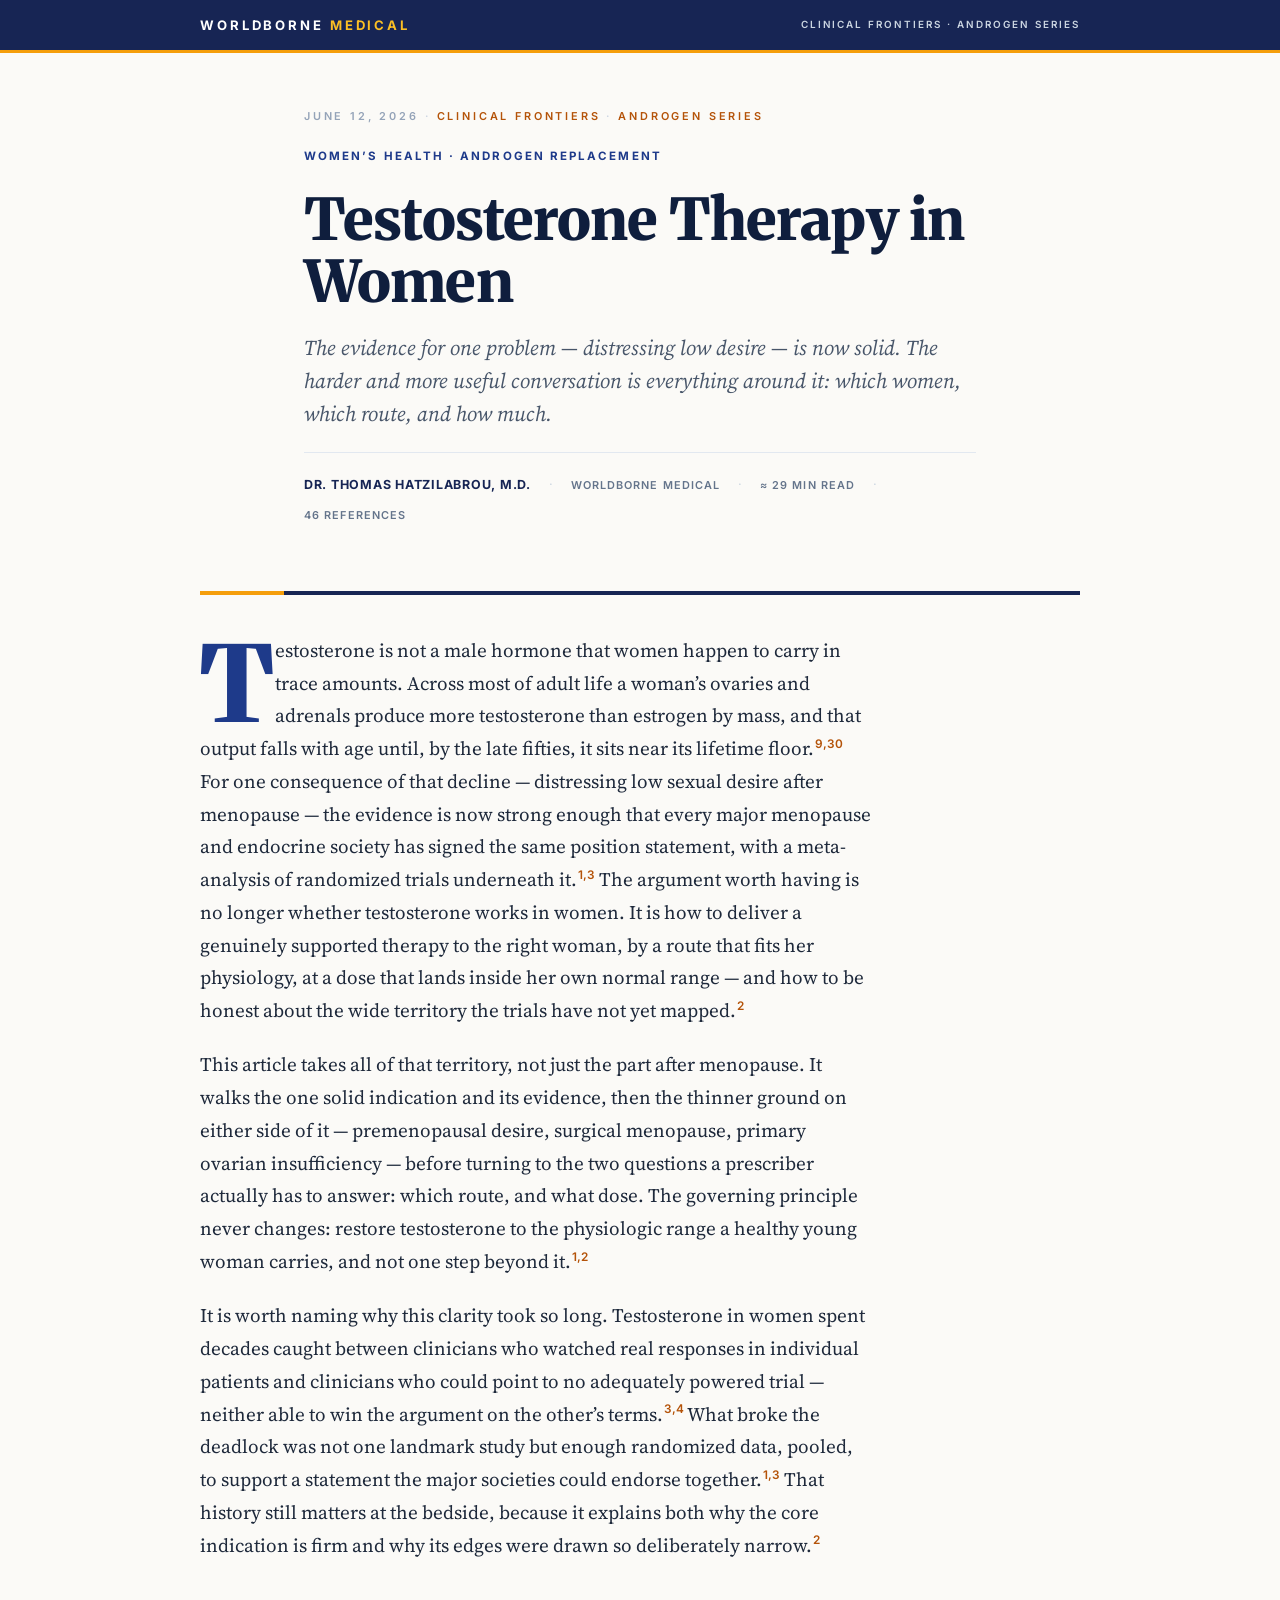
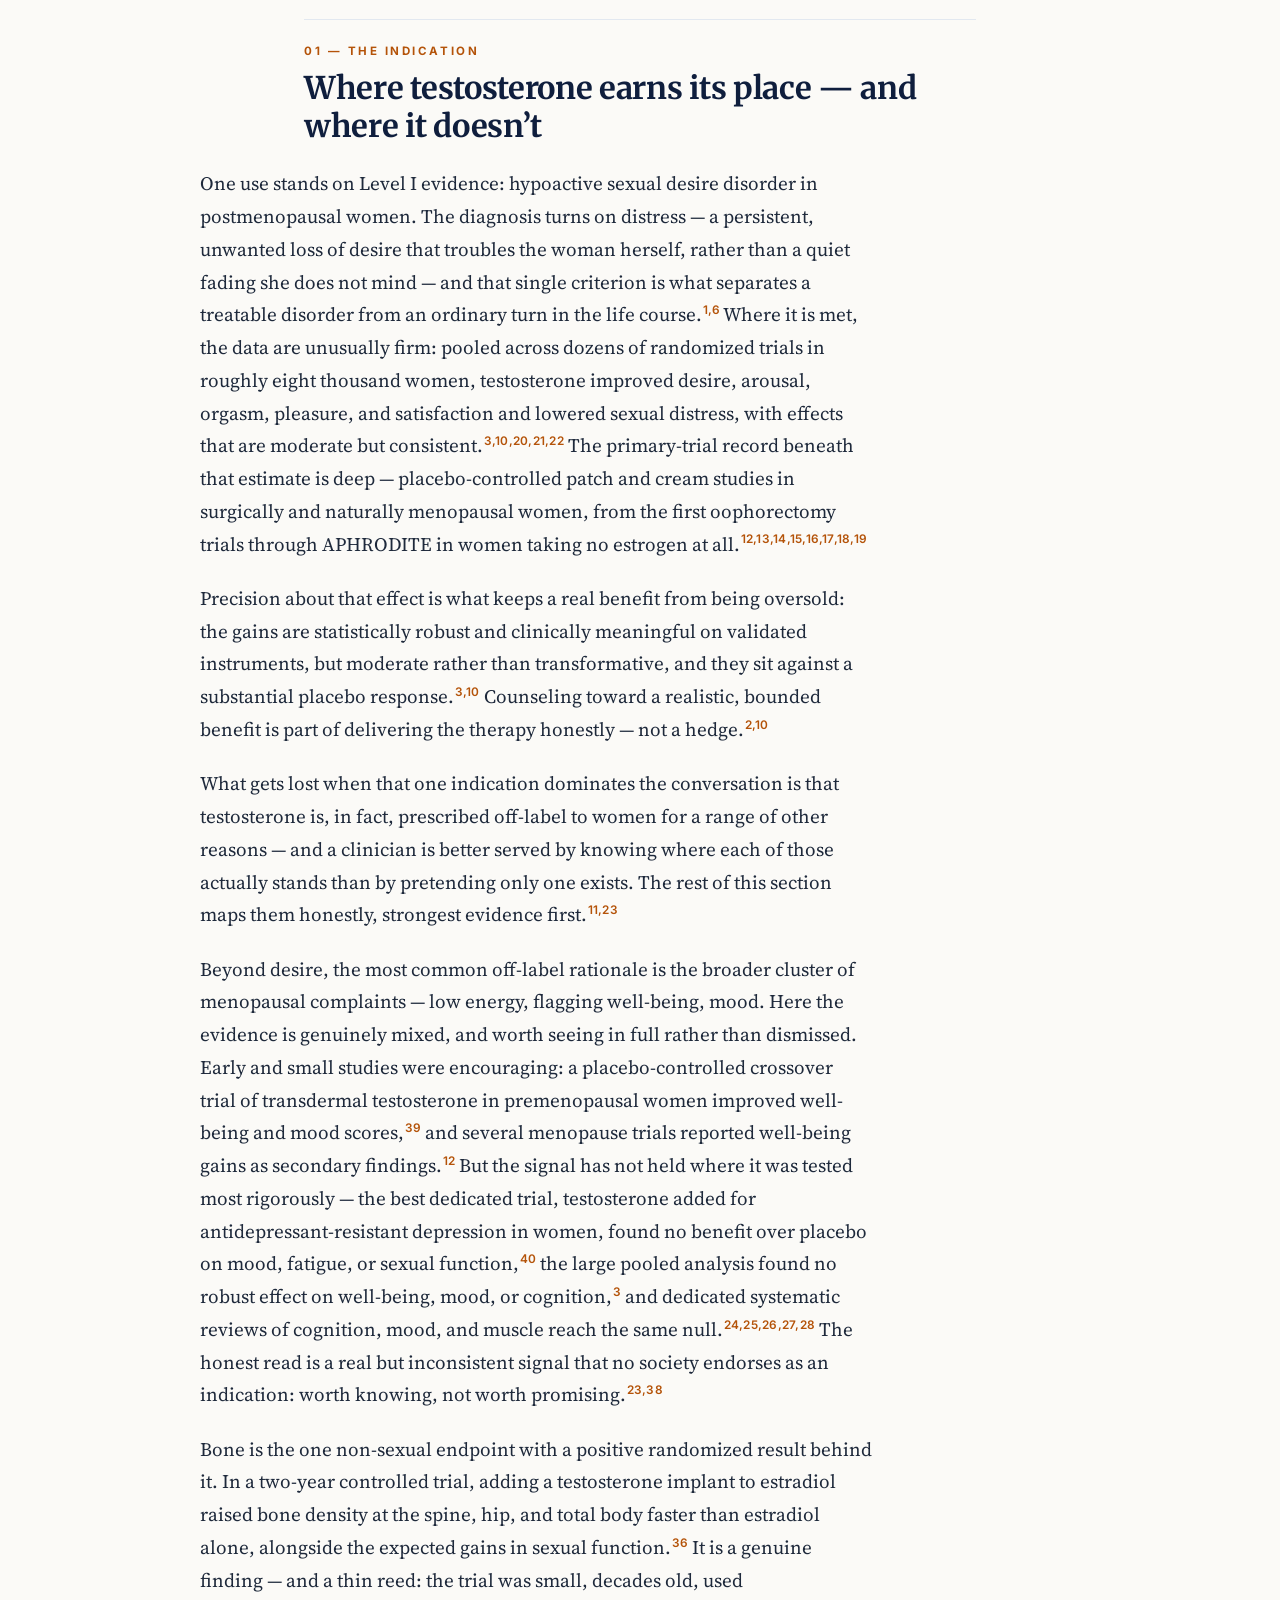
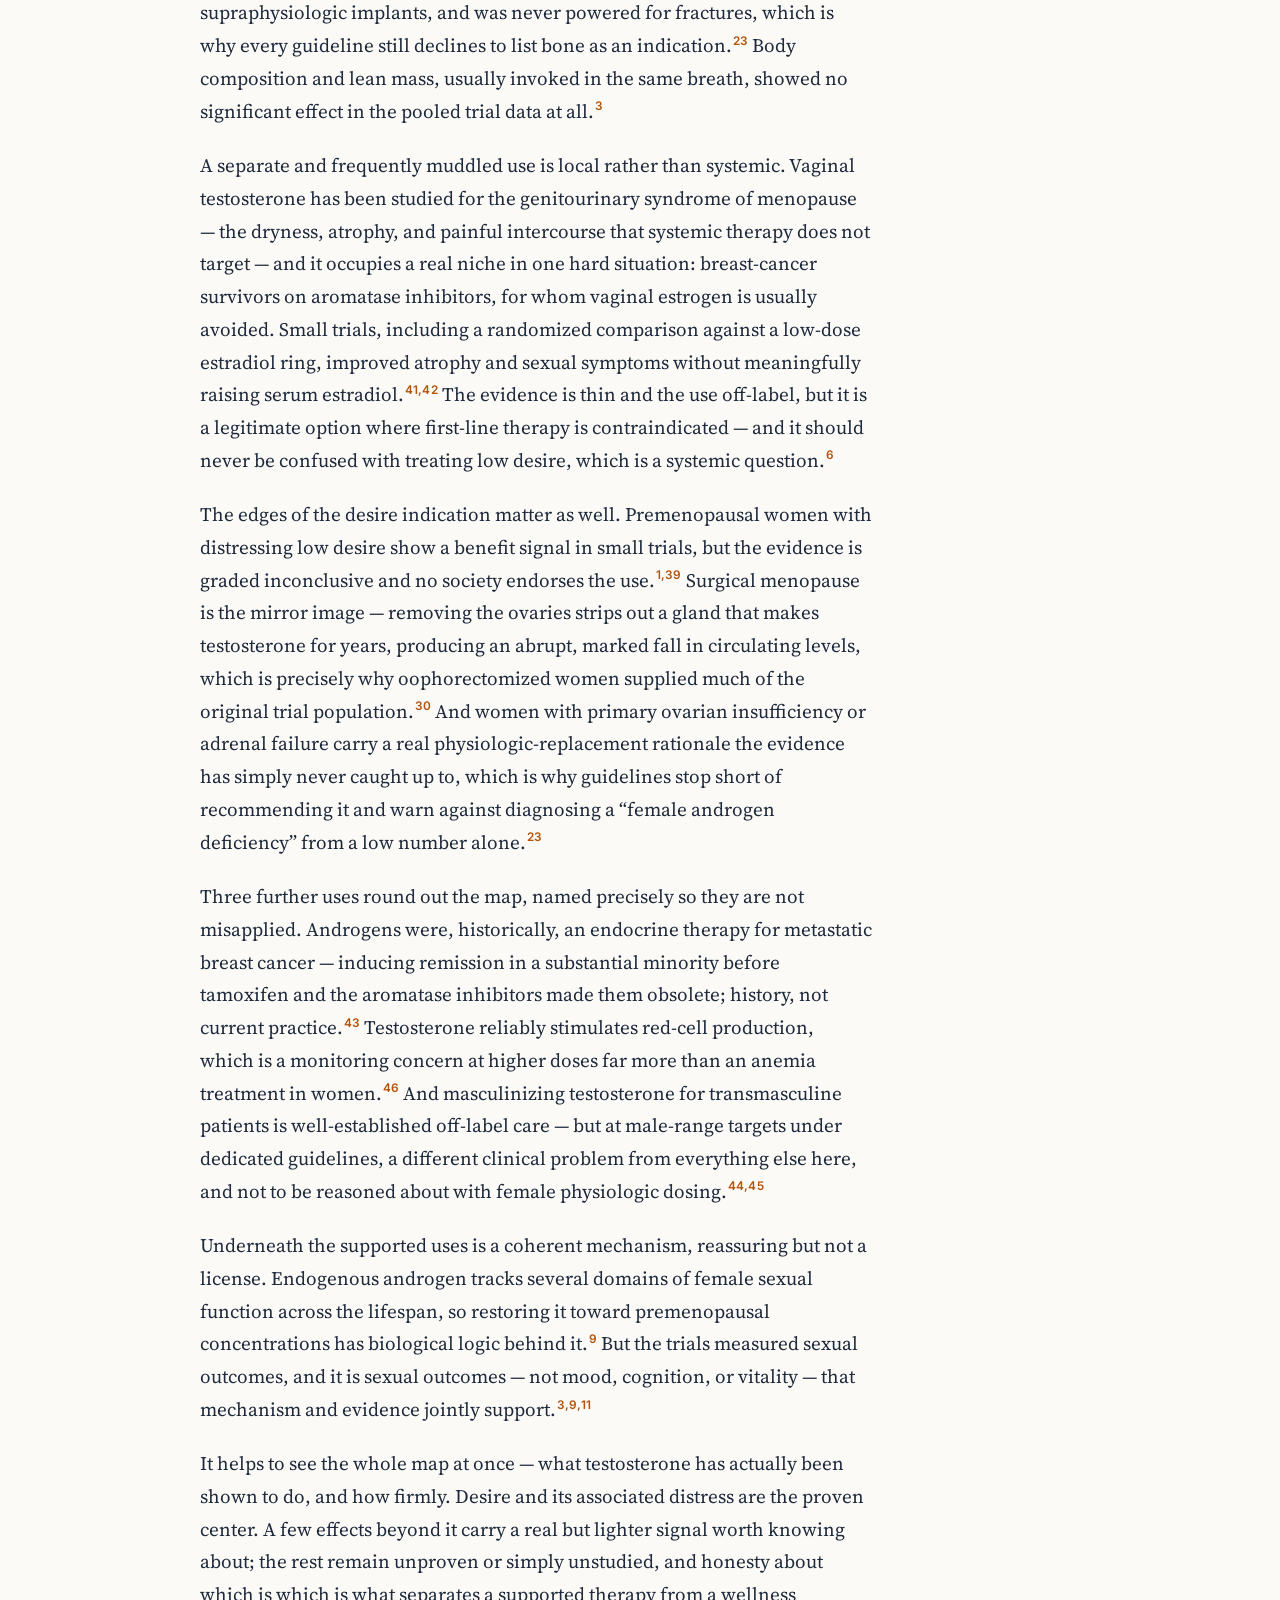
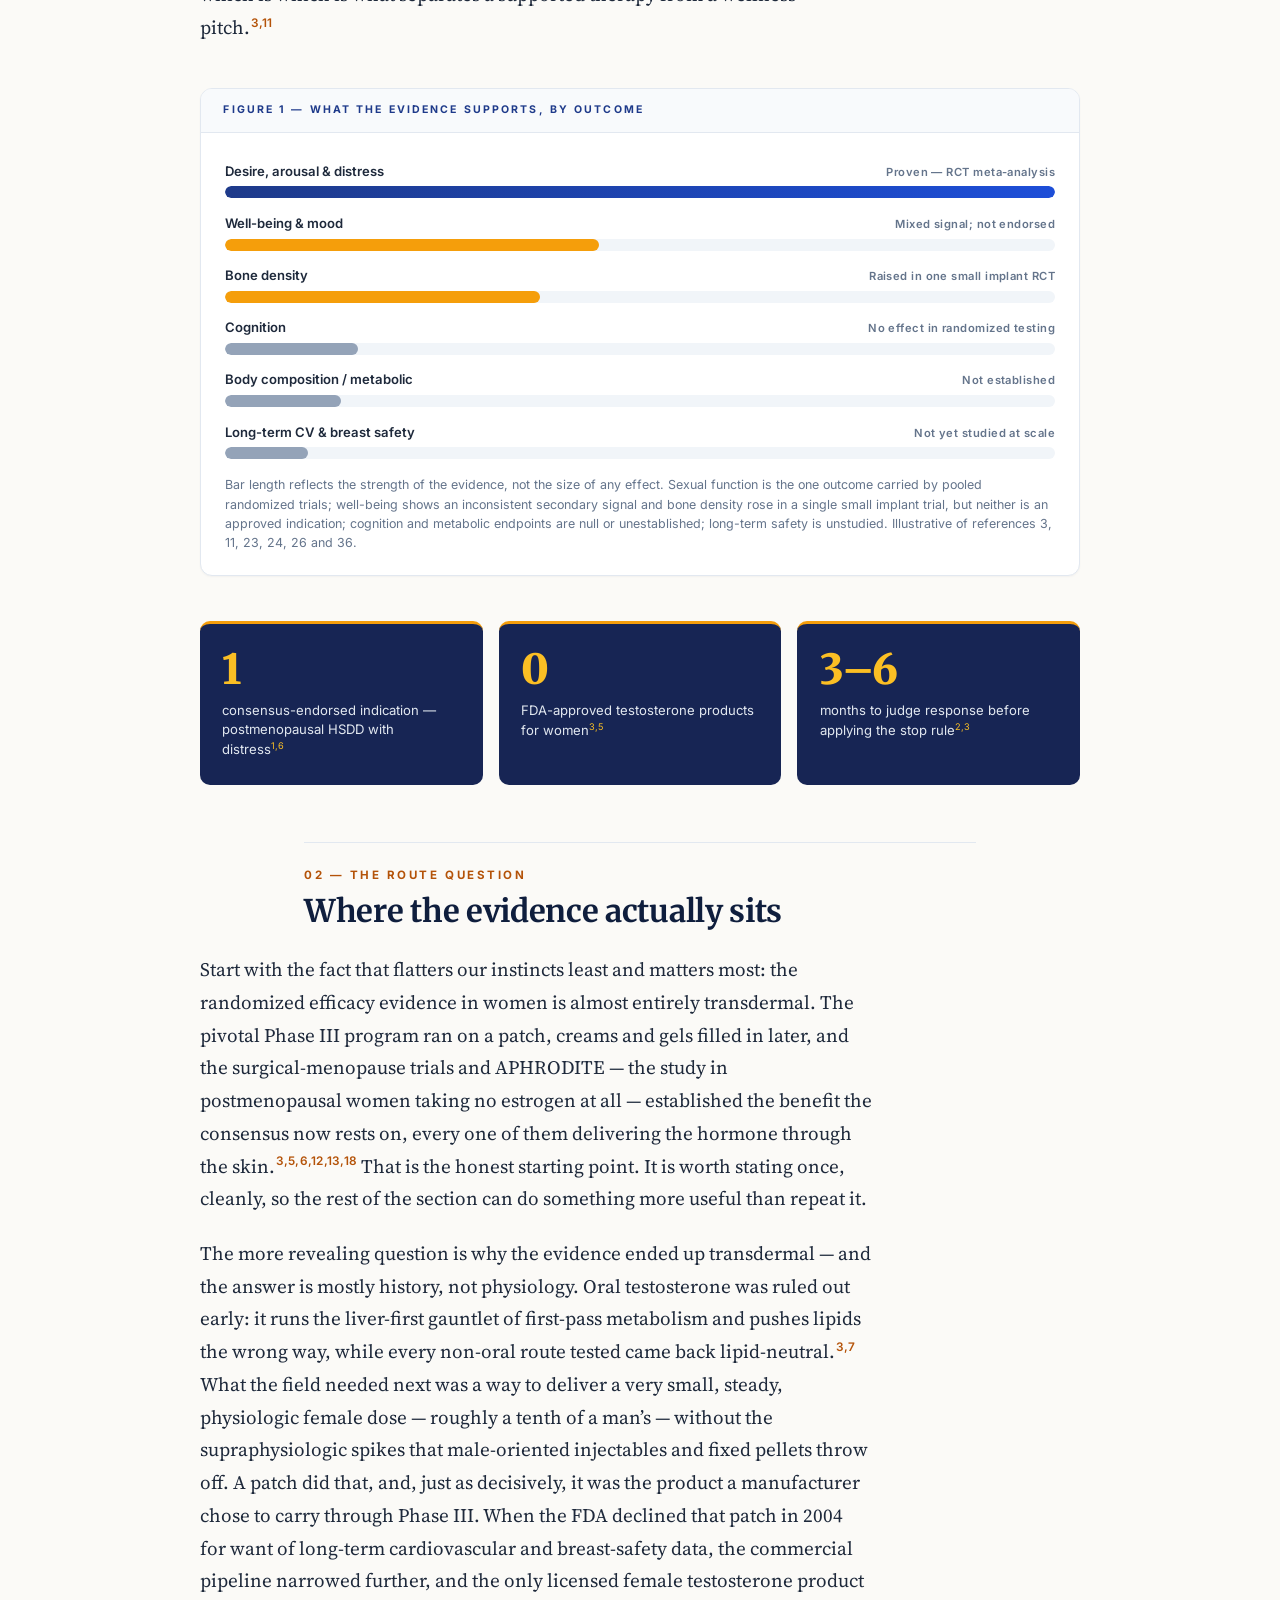
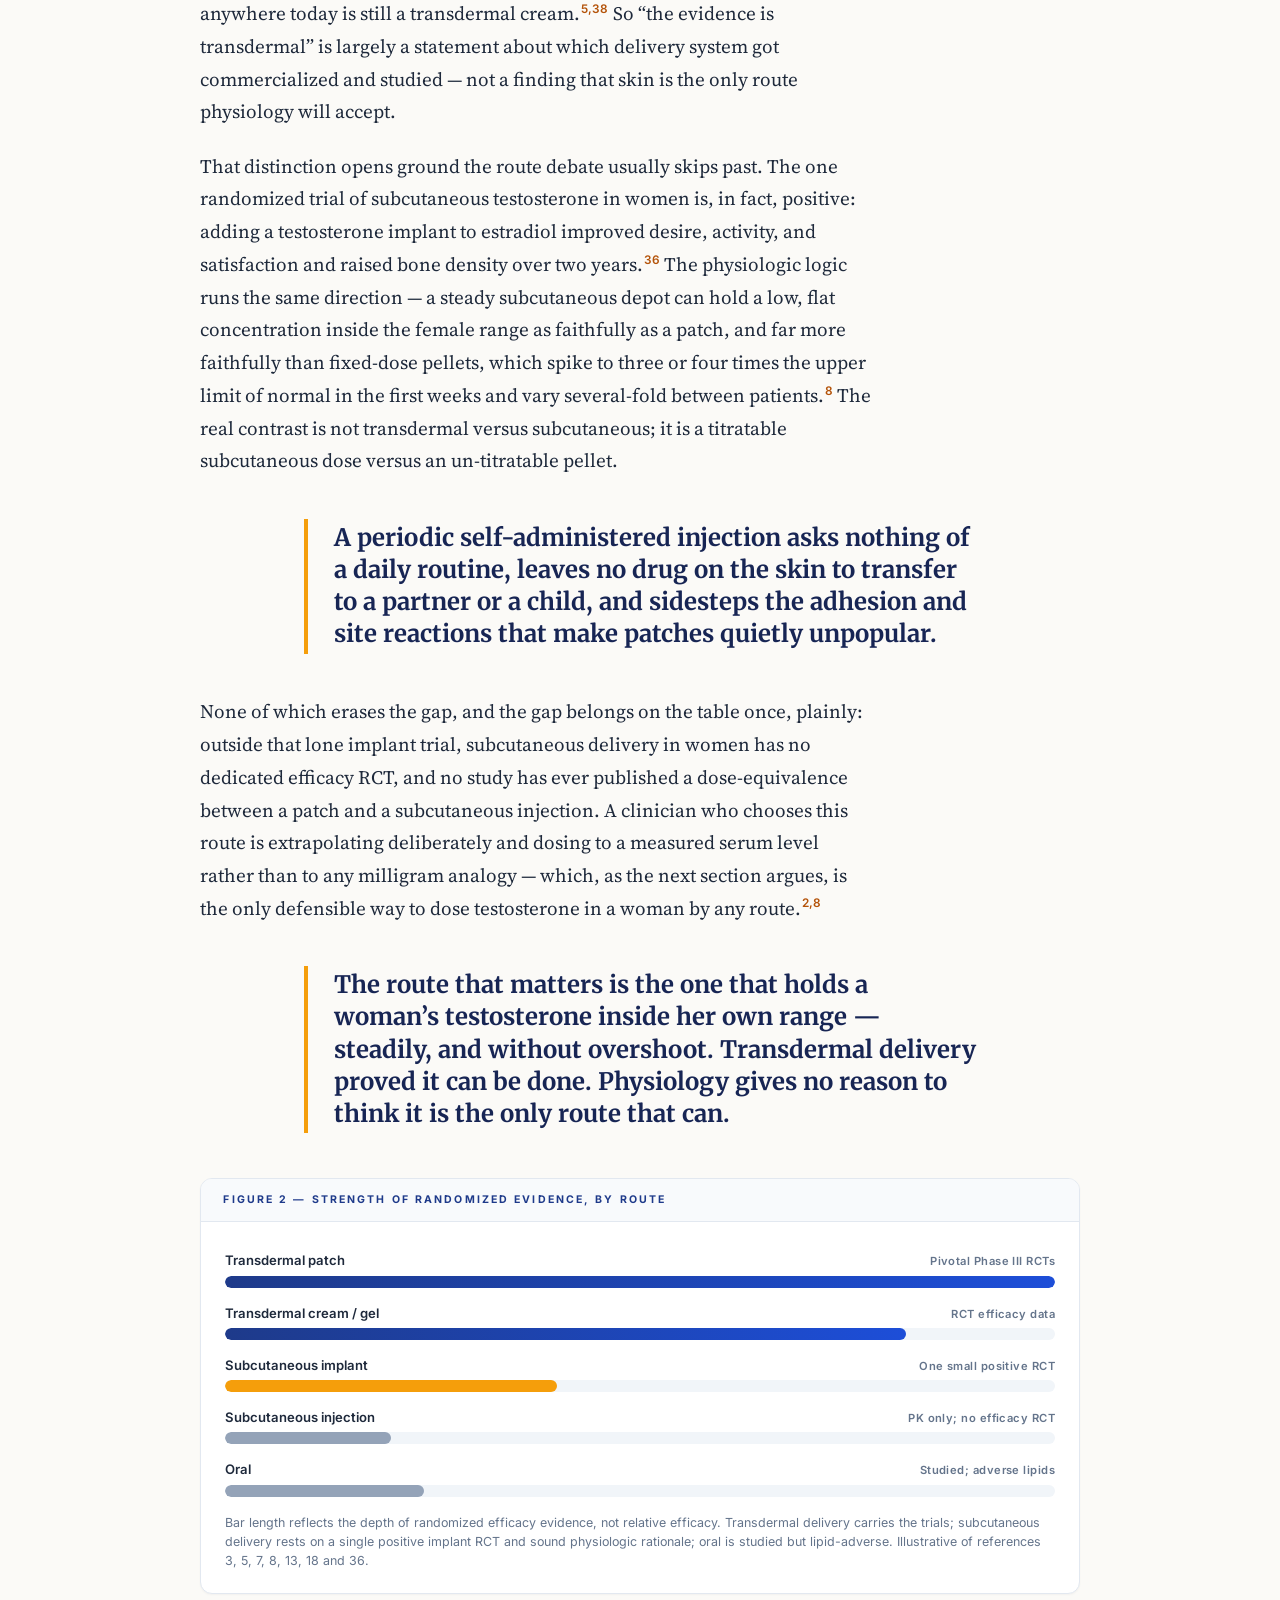
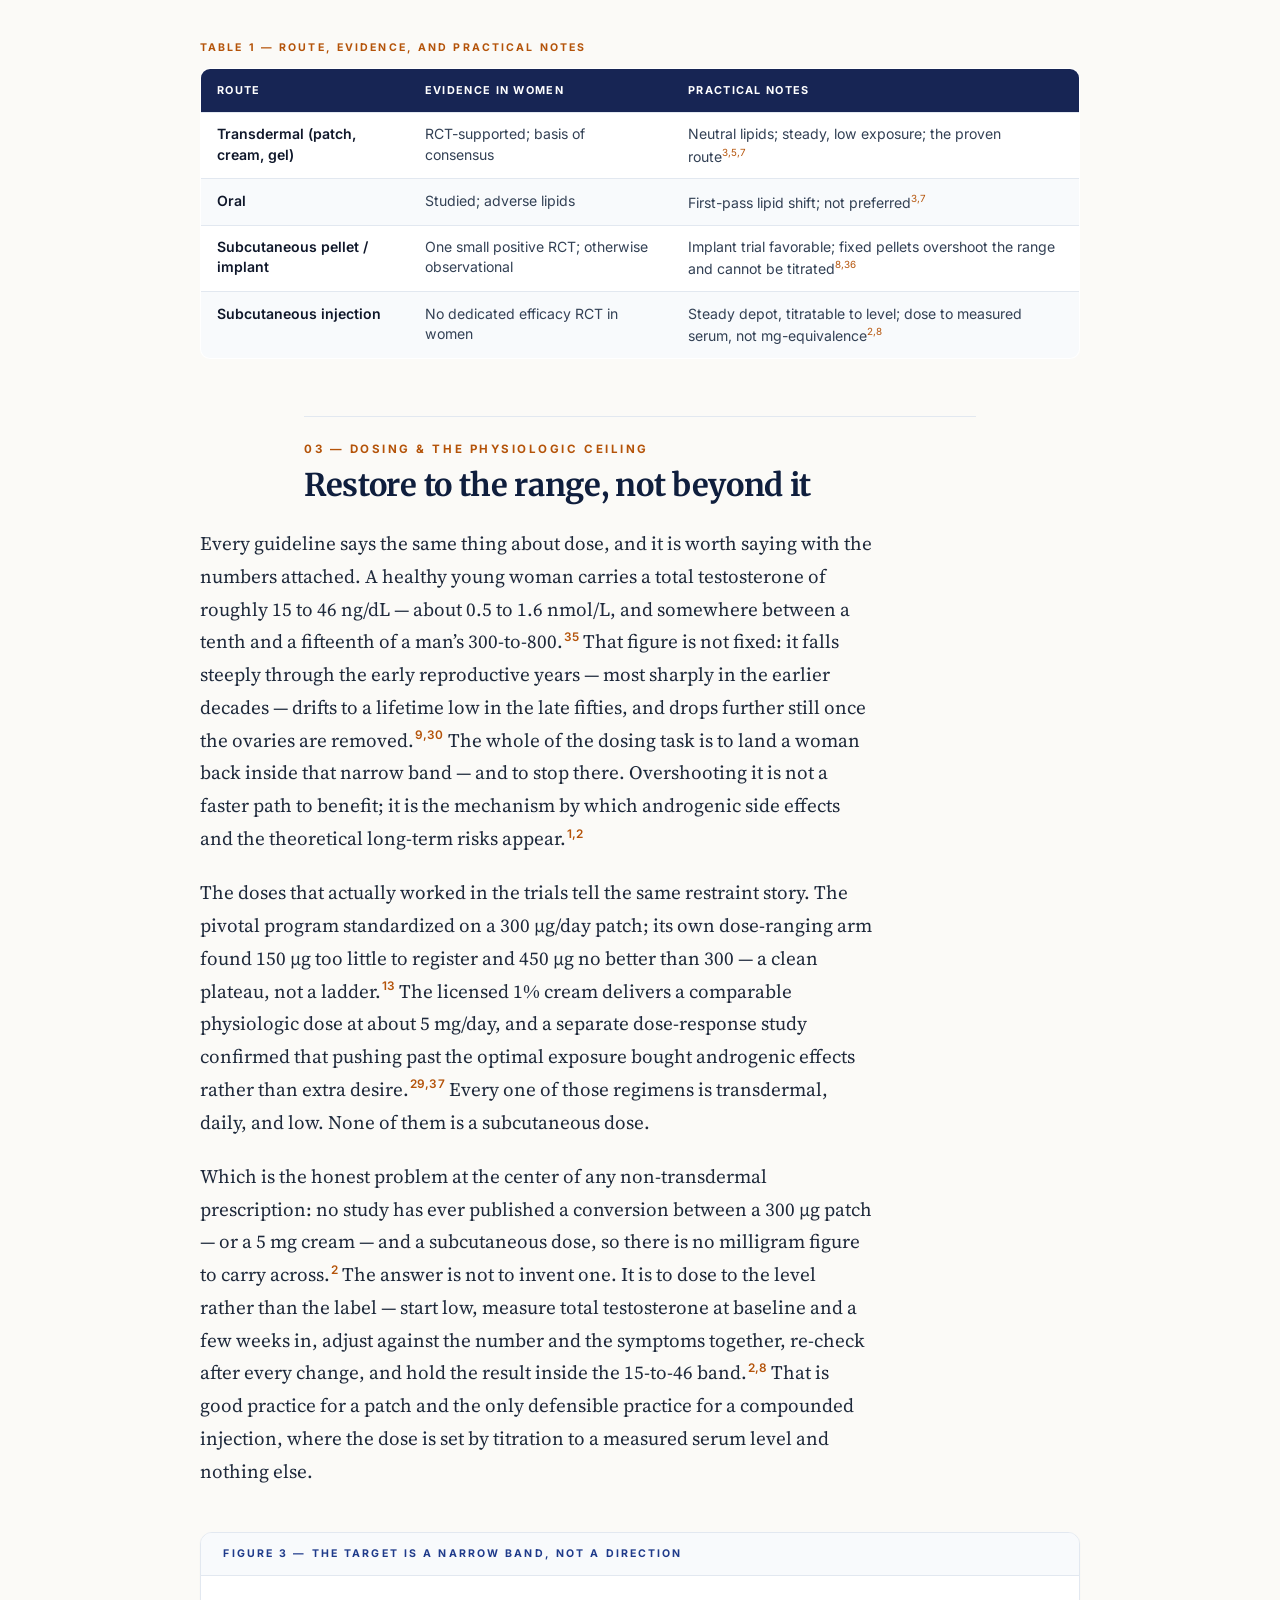
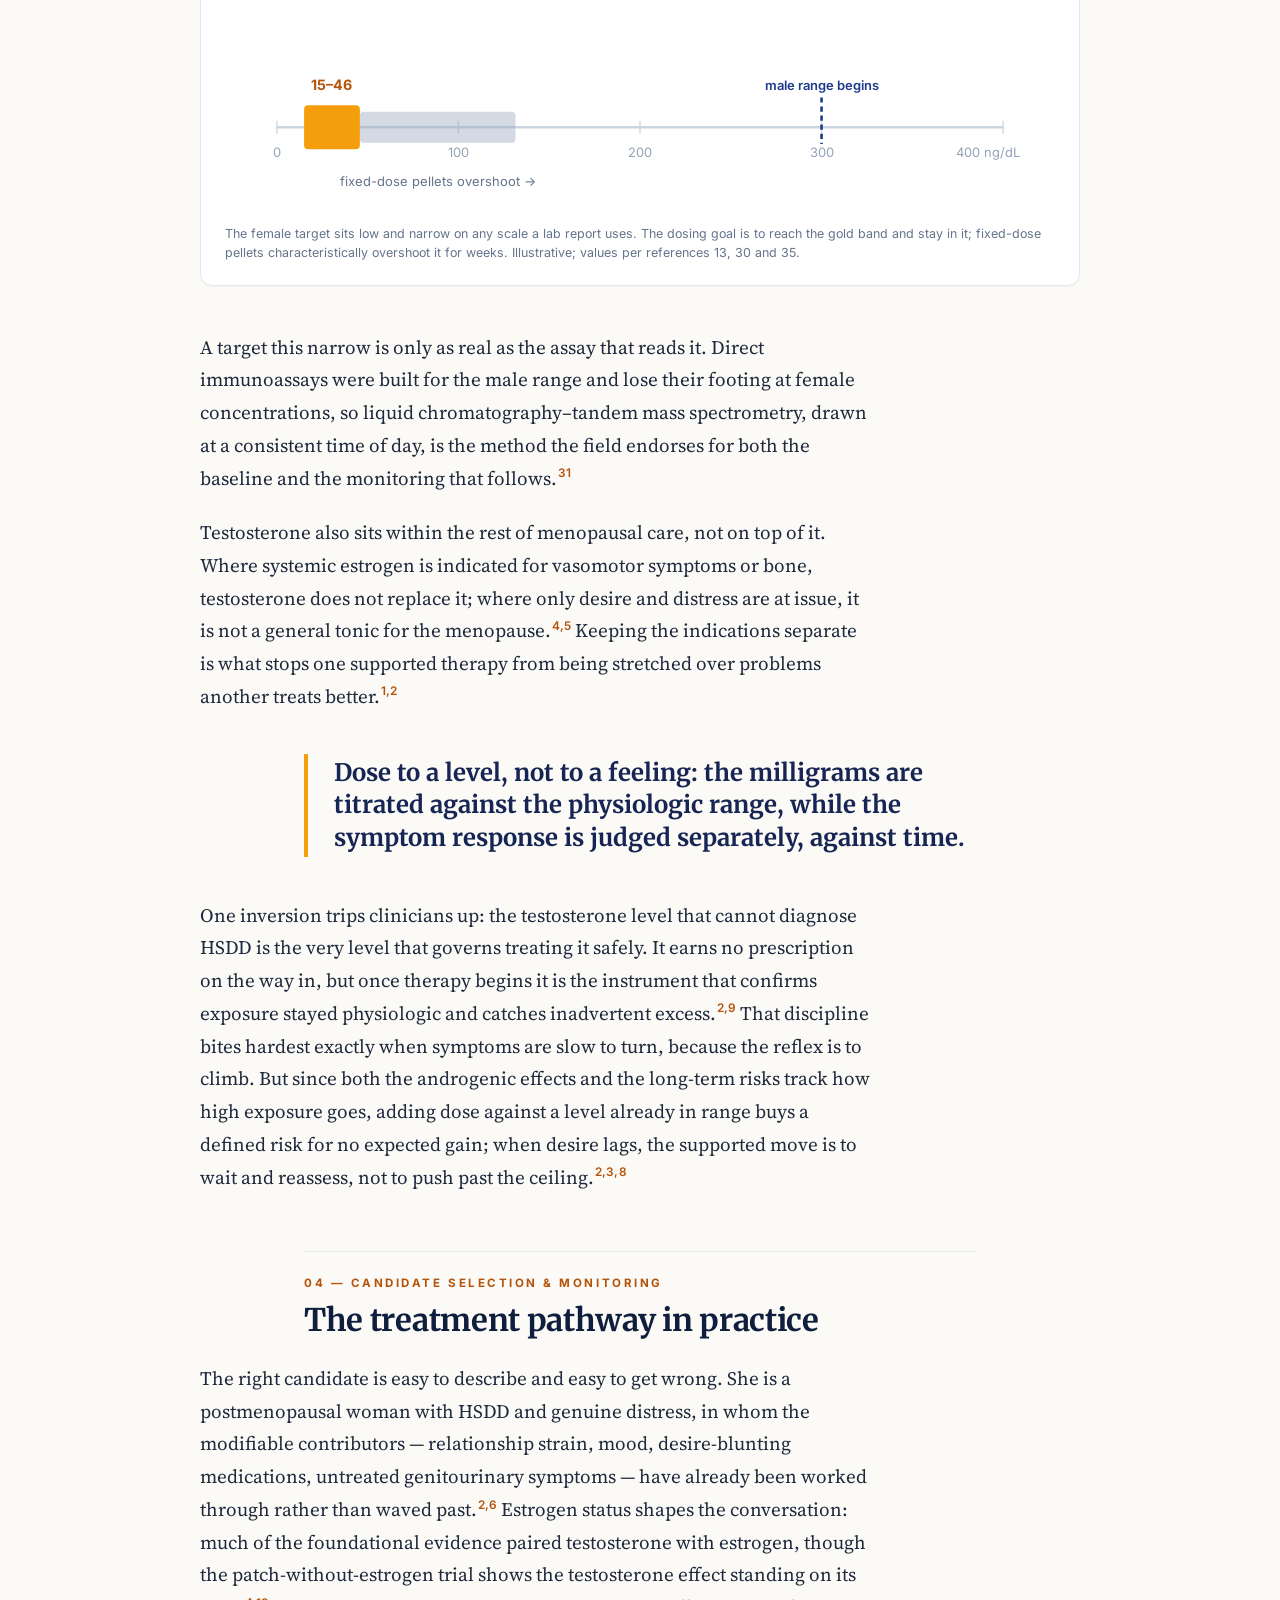
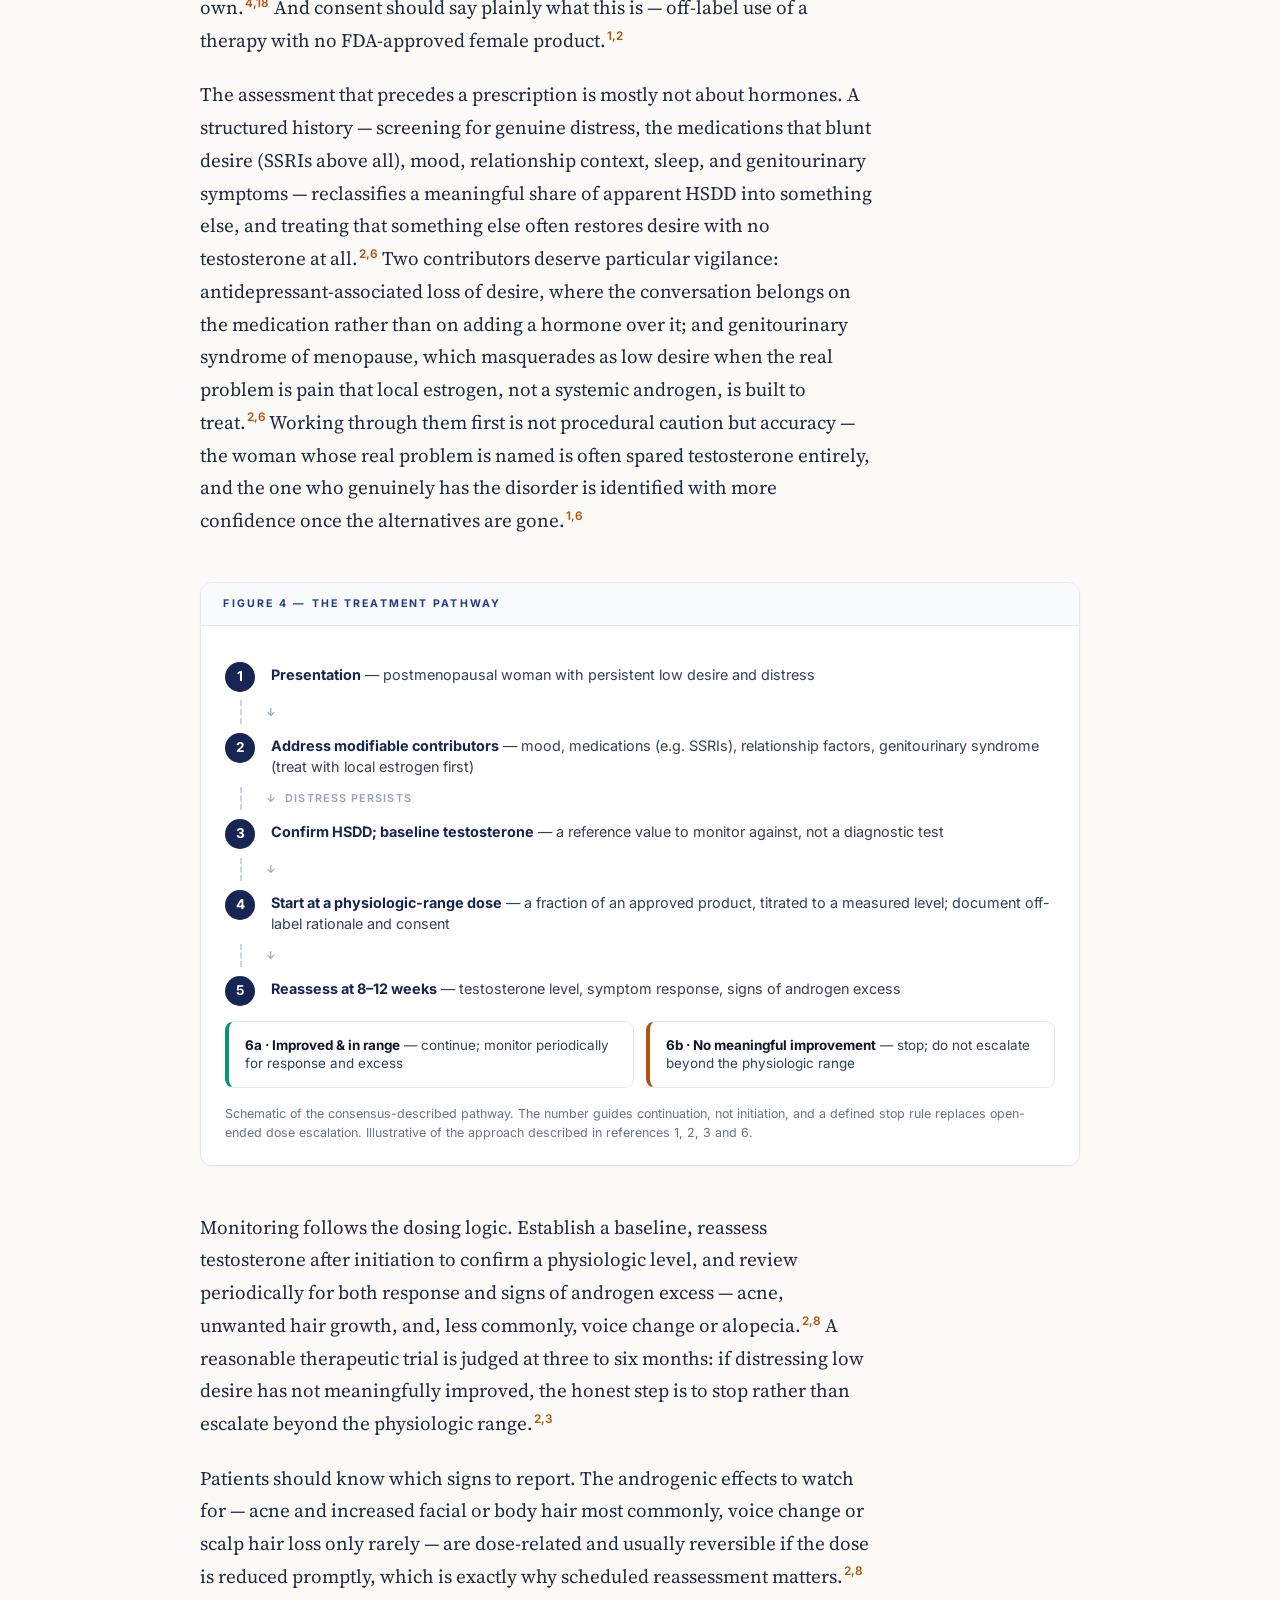
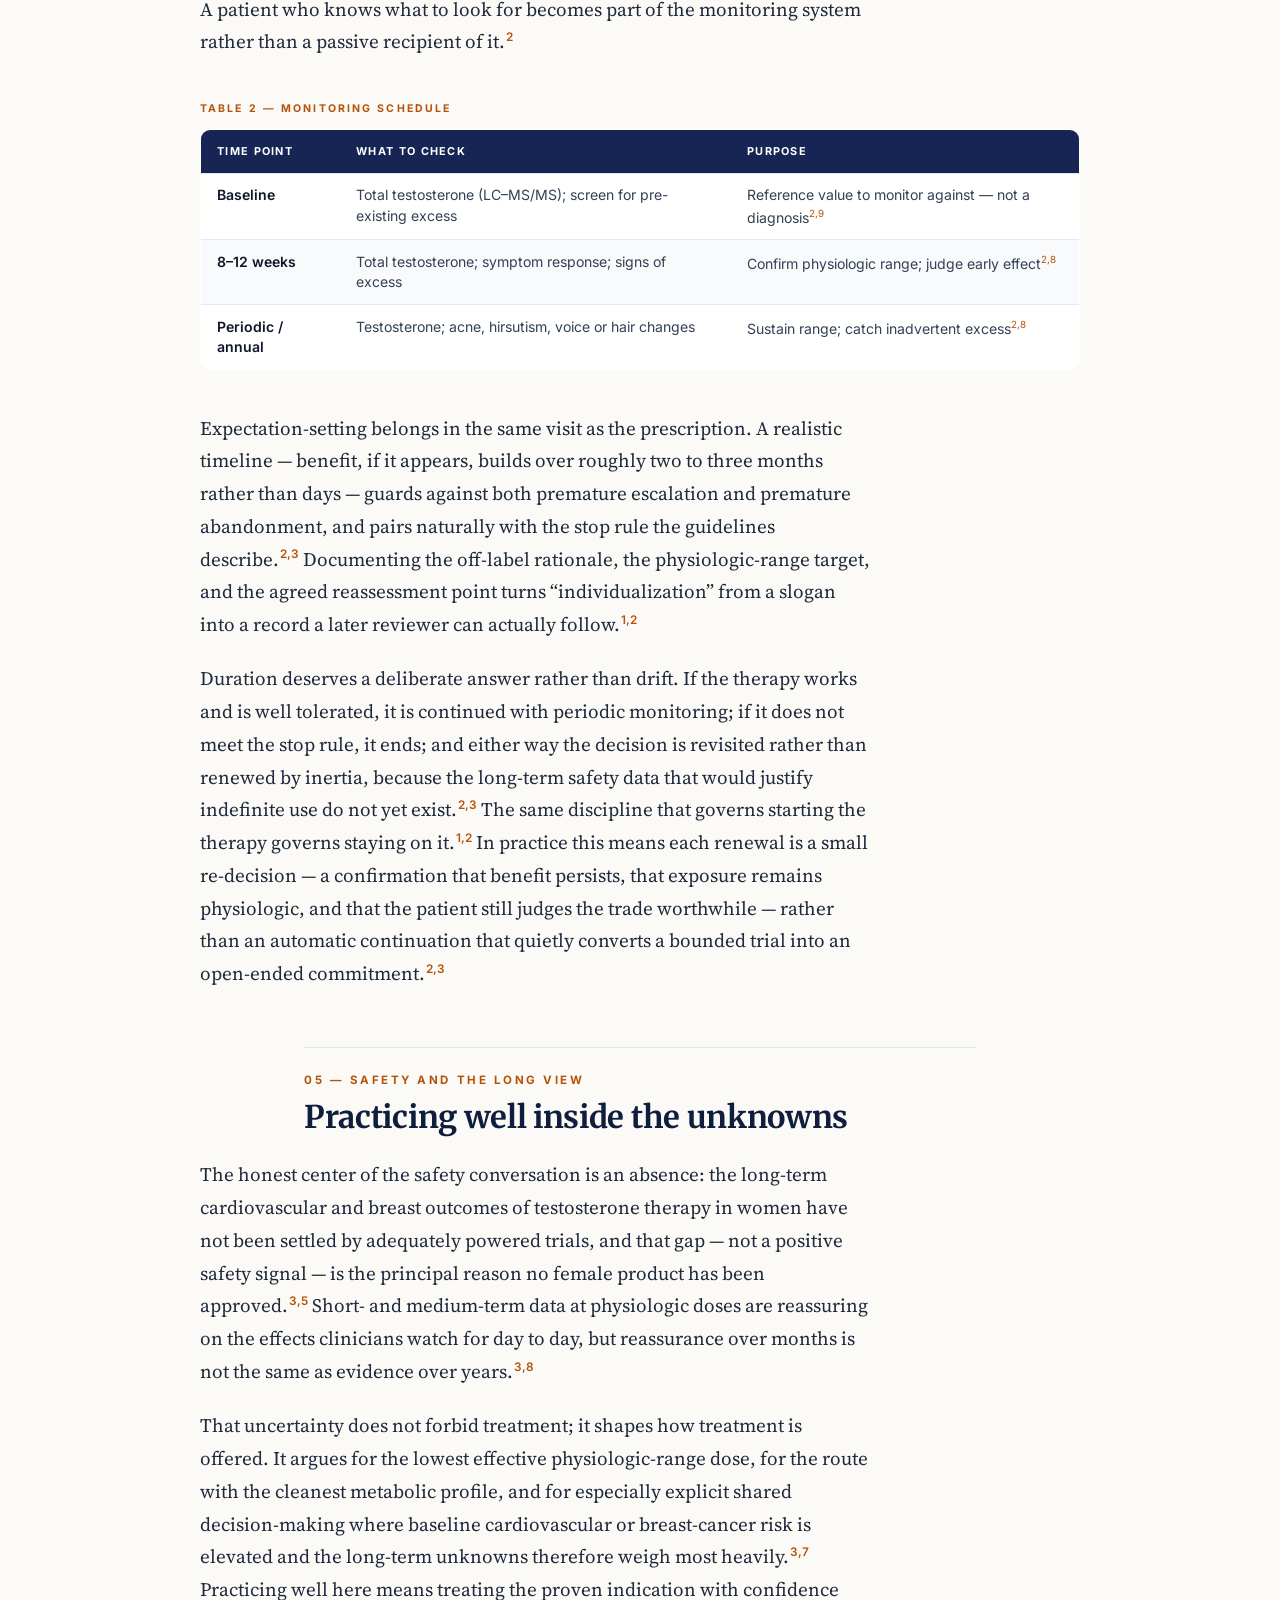
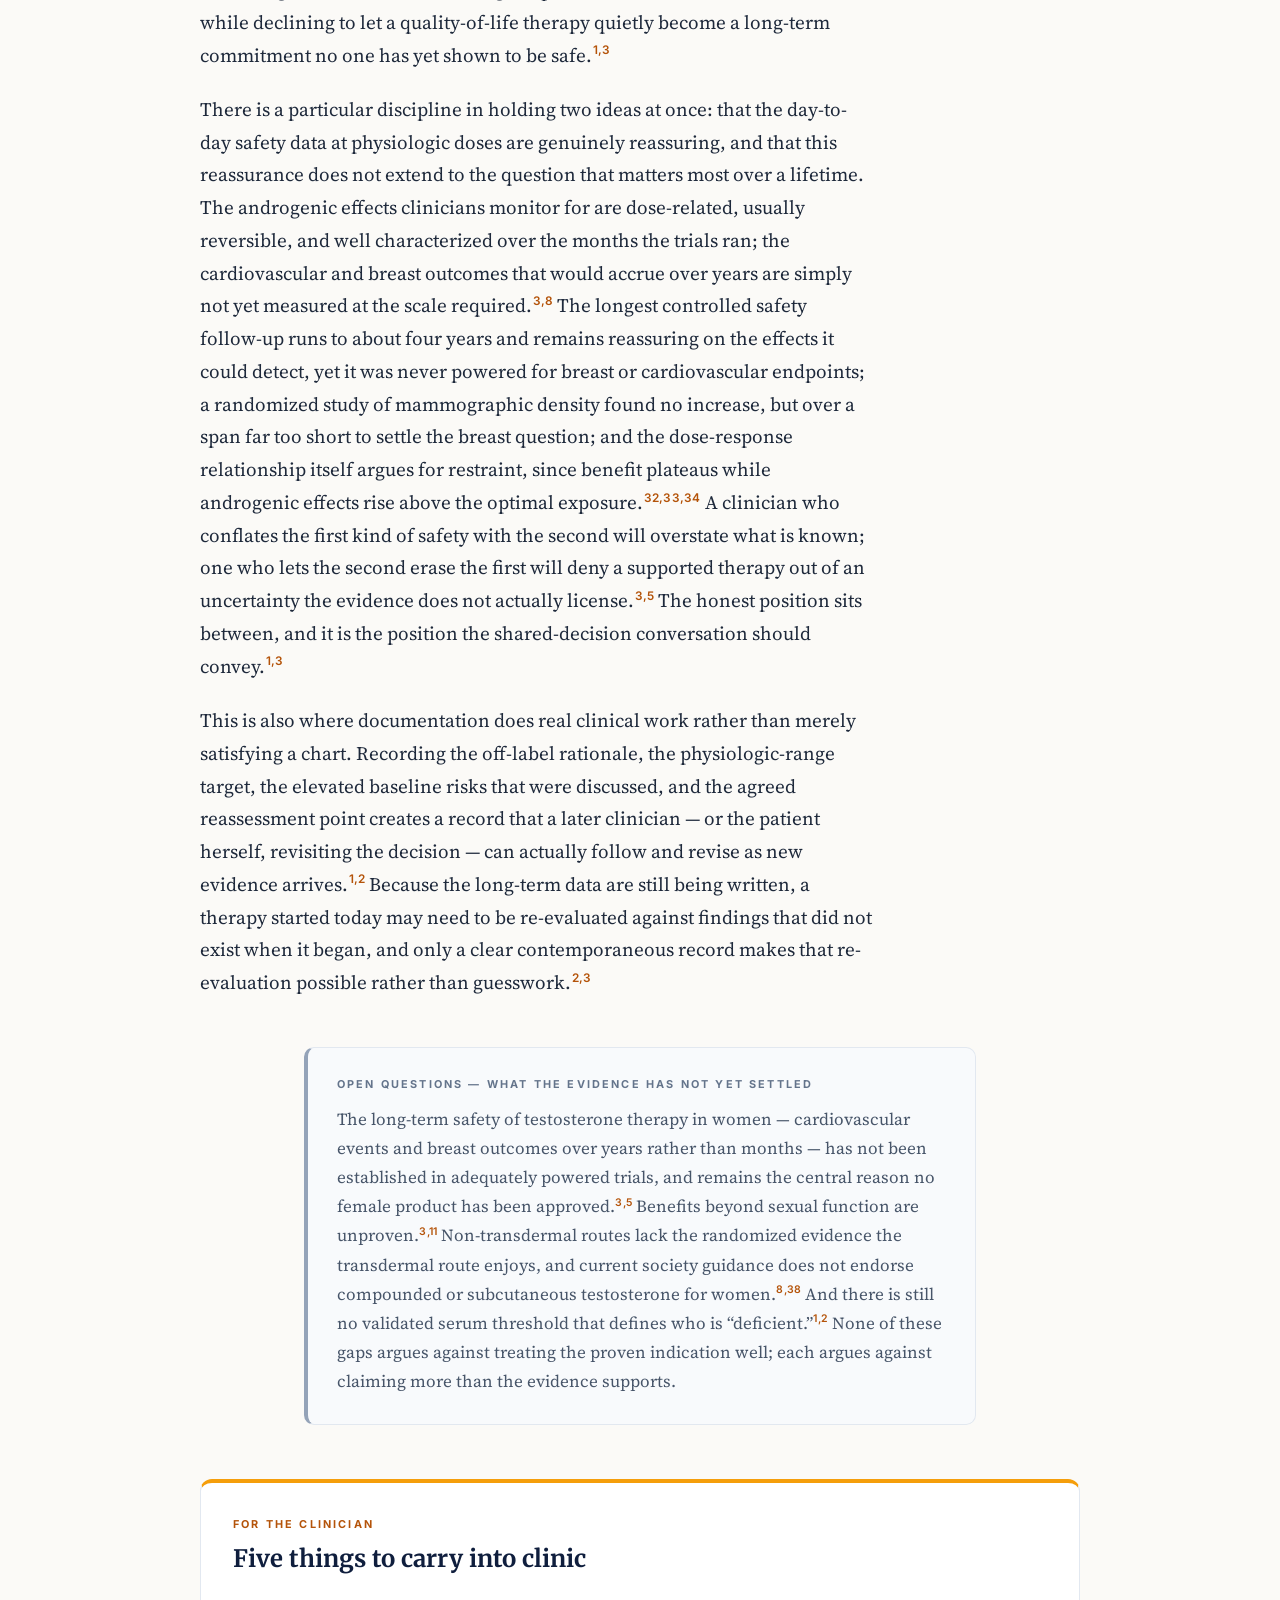
<file: articles/testosterone-therapy-women.html>
<!DOCTYPE html>
<html lang="en">
<head>
<meta charset="UTF-8">
<meta name="viewport" content="width=device-width, initial-scale=1.0">
<title>Testosterone Therapy in Women — Worldborne Medical</title>
<meta name="description" content="The evidence for distressing low desire is now solid. The harder, more useful conversation is which women, which route, and how much. Worldborne Medical, Clinical Frontiers · Androgen Series.">
<meta name="robots" content="noindex, nofollow">
<meta property="og:title" content="Testosterone Therapy in Women">
<meta property="og:type" content="article">
<link rel="stylesheet" href="worldborne.css">
</head>
<body>
<div class="progress-track"><div class="progress-bar" id="progress"></div></div>

<header class="masthead">
    <div class="masthead-inner">
        <a class="brand" href="index.html">WORLDBORNE <span>MEDICAL</span></a>
        <span class="series-tag">Clinical Frontiers · Androgen Series</span>
    </div>
</header>

<main class="article">

    <section class="hero">
        <p class="eyebrow"><span class="date">June 12, 2026</span><span class="divider">·</span>Clinical Frontiers<span class="divider">·</span>Androgen Series</p>
        <p class="kicker">Women’s Health · Androgen Replacement</p>
        <h1 class="headline">Testosterone Therapy in Women</h1>
        <p class="deck">The evidence for one problem — distressing low desire — is now solid. The harder and more useful conversation is everything around it: which women, which route, and how much.</p>
        <div class="byline">
            <span class="author">Dr. Thomas Hatzilabrou, M.D.</span>
            <span class="dot">·</span>
            <span class="meta-pill">Worldborne Medical</span>
            <span class="dot">·</span>
            <span class="meta-pill">≈ 29 min read</span>
            <span class="dot">·</span>
            <span class="meta-pill">46 references</span>
        </div>
    </section>
    <div class="hero-rule"></div>

    <p class="lead" style="margin-top:2.4rem;">Testosterone is not a male hormone that women happen to carry in trace amounts. Across most of adult life a woman’s ovaries and adrenals produce more testosterone than estrogen by mass, and that output falls with age until, by the late fifties, it sits near its lifetime floor.<sup class="cite">9,30</sup> For one consequence of that decline — distressing low sexual desire after menopause — the evidence is now strong enough that every major menopause and endocrine society has signed the same position statement, with a meta-analysis of randomized trials underneath it.<sup class="cite">1,3</sup> The argument worth having is no longer whether testosterone works in women. It is how to deliver a genuinely supported therapy to the right woman, by a route that fits her physiology, at a dose that lands inside her own normal range — and how to be honest about the wide territory the trials have not yet mapped.<sup class="cite">2</sup></p>

    <p>This article takes all of that territory, not just the part after menopause. It walks the one solid indication and its evidence, then the thinner ground on either side of it — premenopausal desire, surgical menopause, primary ovarian insufficiency — before turning to the two questions a prescriber actually has to answer: which route, and what dose. The governing principle never changes: restore testosterone to the physiologic range a healthy young woman carries, and not one step beyond it.<sup class="cite">1,2</sup></p>

    <p>It is worth naming why this clarity took so long. Testosterone in women spent decades caught between clinicians who watched real responses in individual patients and clinicians who could point to no adequately powered trial — neither able to win the argument on the other’s terms.<sup class="cite">3,4</sup> What broke the deadlock was not one landmark study but enough randomized data, pooled, to support a statement the major societies could endorse together.<sup class="cite">1,3</sup> That history still matters at the bedside, because it explains both why the core indication is firm and why its edges were drawn so deliberately narrow.<sup class="cite">2</sup></p>

    <div class="section-head">
        <span class="section-num">01 — The Indication</span>
        <h2 class="section-title">Where testosterone earns its place — and where it doesn’t</h2>
    </div>

    <p>One use stands on Level I evidence: hypoactive sexual desire disorder in postmenopausal women. The diagnosis turns on distress — a persistent, unwanted loss of desire that troubles the woman herself, rather than a quiet fading she does not mind — and that single criterion is what separates a treatable disorder from an ordinary turn in the life course.<sup class="cite">1,6</sup> Where it is met, the data are unusually firm: pooled across dozens of randomized trials in roughly eight thousand women, testosterone improved desire, arousal, orgasm, pleasure, and satisfaction and lowered sexual distress, with effects that are moderate but consistent.<sup class="cite">3,10,20,21,22</sup> The primary-trial record beneath that estimate is deep — placebo-controlled patch and cream studies in surgically and naturally menopausal women, from the first oophorectomy trials through APHRODITE in women taking no estrogen at all.<sup class="cite">12,13,14,15,16,17,18,19</sup></p>

    <p>Precision about that effect is what keeps a real benefit from being oversold: the gains are statistically robust and clinically meaningful on validated instruments, but moderate rather than transformative, and they sit against a substantial placebo response.<sup class="cite">3,10</sup> Counseling toward a realistic, bounded benefit is part of delivering the therapy honestly — not a hedge.<sup class="cite">2,10</sup></p>

    <p>What gets lost when that one indication dominates the conversation is that testosterone is, in fact, prescribed off-label to women for a range of other reasons — and a clinician is better served by knowing where each of those actually stands than by pretending only one exists. The rest of this section maps them honestly, strongest evidence first.<sup class="cite">11,23</sup></p>

    <p>Beyond desire, the most common off-label rationale is the broader cluster of menopausal complaints — low energy, flagging well-being, mood. Here the evidence is genuinely mixed, and worth seeing in full rather than dismissed. Early and small studies were encouraging: a placebo-controlled crossover trial of transdermal testosterone in premenopausal women improved well-being and mood scores,<sup class="cite">39</sup> and several menopause trials reported well-being gains as secondary findings.<sup class="cite">12</sup> But the signal has not held where it was tested most rigorously — the best dedicated trial, testosterone added for antidepressant-resistant depression in women, found no benefit over placebo on mood, fatigue, or sexual function,<sup class="cite">40</sup> the large pooled analysis found no robust effect on well-being, mood, or cognition,<sup class="cite">3</sup> and dedicated systematic reviews of cognition, mood, and muscle reach the same null.<sup class="cite">24,25,26,27,28</sup> The honest read is a real but inconsistent signal that no society endorses as an indication: worth knowing, not worth promising.<sup class="cite">23,38</sup></p>

    <p>Bone is the one non-sexual endpoint with a positive randomized result behind it. In a two-year controlled trial, adding a testosterone implant to estradiol raised bone density at the spine, hip, and total body faster than estradiol alone, alongside the expected gains in sexual function.<sup class="cite">36</sup> It is a genuine finding — and a thin reed: the trial was small, decades old, used supraphysiologic implants, and was never powered for fractures, which is why every guideline still declines to list bone as an indication.<sup class="cite">23</sup> Body composition and lean mass, usually invoked in the same breath, showed no significant effect in the pooled trial data at all.<sup class="cite">3</sup></p>

    <p>A separate and frequently muddled use is local rather than systemic. Vaginal testosterone has been studied for the genitourinary syndrome of menopause — the dryness, atrophy, and painful intercourse that systemic therapy does not target — and it occupies a real niche in one hard situation: breast-cancer survivors on aromatase inhibitors, for whom vaginal estrogen is usually avoided. Small trials, including a randomized comparison against a low-dose estradiol ring, improved atrophy and sexual symptoms without meaningfully raising serum estradiol.<sup class="cite">41,42</sup> The evidence is thin and the use off-label, but it is a legitimate option where first-line therapy is contraindicated — and it should never be confused with treating low desire, which is a systemic question.<sup class="cite">6</sup></p>

    <p>The edges of the desire indication matter as well. Premenopausal women with distressing low desire show a benefit signal in small trials, but the evidence is graded inconclusive and no society endorses the use.<sup class="cite">1,39</sup> Surgical menopause is the mirror image — removing the ovaries strips out a gland that makes testosterone for years, producing an abrupt, marked fall in circulating levels, which is precisely why oophorectomized women supplied much of the original trial population.<sup class="cite">30</sup> And women with primary ovarian insufficiency or adrenal failure carry a real physiologic-replacement rationale the evidence has simply never caught up to, which is why guidelines stop short of recommending it and warn against diagnosing a “female androgen deficiency” from a low number alone.<sup class="cite">23</sup></p>

    <p>Three further uses round out the map, named precisely so they are not misapplied. Androgens were, historically, an endocrine therapy for metastatic breast cancer — inducing remission in a substantial minority before tamoxifen and the aromatase inhibitors made them obsolete; history, not current practice.<sup class="cite">43</sup> Testosterone reliably stimulates red-cell production, which is a monitoring concern at higher doses far more than an anemia treatment in women.<sup class="cite">46</sup> And masculinizing testosterone for transmasculine patients is well-established off-label care — but at male-range targets under dedicated guidelines, a different clinical problem from everything else here, and not to be reasoned about with female physiologic dosing.<sup class="cite">44,45</sup></p>

    <p>Underneath the supported uses is a coherent mechanism, reassuring but not a license. Endogenous androgen tracks several domains of female sexual function across the lifespan, so restoring it toward premenopausal concentrations has biological logic behind it.<sup class="cite">9</sup> But the trials measured sexual outcomes, and it is sexual outcomes — not mood, cognition, or vitality — that mechanism and evidence jointly support.<sup class="cite">3,9,11</sup></p>

    <p>It helps to see the whole map at once — what testosterone has actually been shown to do, and how firmly. Desire and its associated distress are the proven center. A few effects beyond it carry a real but lighter signal worth knowing about; the rest remain unproven or simply unstudied, and honesty about which is which is what separates a supported therapy from a wellness pitch.<sup class="cite">3,11</sup></p>

    <figure>
        <div class="fig-head">Figure 1 — What the Evidence Supports, by Outcome</div>
        <div class="fig-body">
            <div class="evbars">
                <div class="evbar"><div class="top"><span class="name">Desire, arousal &amp; distress</span><span class="grade">Proven — RCT meta-analysis</span></div><div class="track"><div class="fill strong" style="width:100%"></div></div></div>
                <div class="evbar"><div class="top"><span class="name">Well-being &amp; mood</span><span class="grade">Mixed signal; not endorsed</span></div><div class="track"><div class="fill mid" style="width:45%"></div></div></div>
                <div class="evbar"><div class="top"><span class="name">Bone density</span><span class="grade">Raised in one small implant RCT</span></div><div class="track"><div class="fill mid" style="width:38%"></div></div></div>
                <div class="evbar"><div class="top"><span class="name">Cognition</span><span class="grade">No effect in randomized testing</span></div><div class="track"><div class="fill weak" style="width:16%"></div></div></div>
                <div class="evbar"><div class="top"><span class="name">Body composition / metabolic</span><span class="grade">Not established</span></div><div class="track"><div class="fill weak" style="width:14%"></div></div></div>
                <div class="evbar"><div class="top"><span class="name">Long-term CV &amp; breast safety</span><span class="grade">Not yet studied at scale</span></div><div class="track"><div class="fill weak" style="width:10%"></div></div></div>
            </div>
        </div>
        <figcaption>Bar length reflects the strength of the evidence, not the size of any effect. Sexual function is the one outcome carried by pooled randomized trials; well-being shows an inconsistent secondary signal and bone density rose in a single small implant trial, but neither is an approved indication; cognition and metabolic endpoints are null or unestablished; long-term safety is unstudied. Illustrative of references 3, 11, 23, 24, 26 and 36.</figcaption>
    </figure>

    <div class="stat-row cols-3">
        <div class="stat-card"><div class="num">1</div><div class="label">consensus-endorsed indication — postmenopausal HSDD with distress<sup>1,6</sup></div></div>
        <div class="stat-card"><div class="num">0</div><div class="label">FDA-approved testosterone products for women<sup>3,5</sup></div></div>
        <div class="stat-card"><div class="num">3–6</div><div class="label">months to judge response before applying the stop rule<sup>2,3</sup></div></div>
    </div>

    <div class="section-head">
        <span class="section-num">02 — The Route Question</span>
        <h2 class="section-title">Where the evidence actually sits</h2>
    </div>

    <p>Start with the fact that flatters our instincts least and matters most: the randomized efficacy evidence in women is almost entirely transdermal. The pivotal Phase III program ran on a patch, creams and gels filled in later, and the surgical-menopause trials and APHRODITE — the study in postmenopausal women taking no estrogen at all — established the benefit the consensus now rests on, every one of them delivering the hormone through the skin.<sup class="cite">3,5,6,12,13,18</sup> That is the honest starting point. It is worth stating once, cleanly, so the rest of the section can do something more useful than repeat it.</p>

    <p>The more revealing question is why the evidence ended up transdermal — and the answer is mostly history, not physiology. Oral testosterone was ruled out early: it runs the liver-first gauntlet of first-pass metabolism and pushes lipids the wrong way, while every non-oral route tested came back lipid-neutral.<sup class="cite">3,7</sup> What the field needed next was a way to deliver a very small, steady, physiologic female dose — roughly a tenth of a man’s — without the supraphysiologic spikes that male-oriented injectables and fixed pellets throw off. A patch did that, and, just as decisively, it was the product a manufacturer chose to carry through Phase III. When the FDA declined that patch in 2004 for want of long-term cardiovascular and breast-safety data, the commercial pipeline narrowed further, and the only licensed female testosterone product anywhere today is still a transdermal cream.<sup class="cite">5,38</sup> So “the evidence is transdermal” is largely a statement about which delivery system got commercialized and studied — not a finding that skin is the only route physiology will accept.</p>

    <p>That distinction opens ground the route debate usually skips past. The one randomized trial of subcutaneous testosterone in women is, in fact, positive: adding a testosterone implant to estradiol improved desire, activity, and satisfaction and raised bone density over two years.<sup class="cite">36</sup> The physiologic logic runs the same direction — a steady subcutaneous depot can hold a low, flat concentration inside the female range as faithfully as a patch, and far more faithfully than fixed-dose pellets, which spike to three or four times the upper limit of normal in the first weeks and vary several-fold between patients.<sup class="cite">8</sup> The real contrast is not transdermal versus subcutaneous; it is a titratable subcutaneous dose versus an un-titratable pellet.</p>

    <blockquote class="pullquote">A periodic self-administered injection asks nothing of a daily routine, leaves no drug on the skin to transfer to a partner or a child, and sidesteps the adhesion and site reactions that make patches quietly unpopular.</blockquote>

    <p>None of which erases the gap, and the gap belongs on the table once, plainly: outside that lone implant trial, subcutaneous delivery in women has no dedicated efficacy RCT, and no study has ever published a dose-equivalence between a patch and a subcutaneous injection. A clinician who chooses this route is extrapolating deliberately and dosing to a measured serum level rather than to any milligram analogy — which, as the next section argues, is the only defensible way to dose testosterone in a woman by any route.<sup class="cite">2,8</sup></p>

    <blockquote class="pullquote">The route that matters is the one that holds a woman’s testosterone inside her own range — steadily, and without overshoot. Transdermal delivery proved it can be done. Physiology gives no reason to think it is the only route that can.</blockquote>

    <figure>
        <div class="fig-head">Figure 2 — Strength of Randomized Evidence, by Route</div>
        <div class="fig-body">
            <div class="evbars">
                <div class="evbar"><div class="top"><span class="name">Transdermal patch</span><span class="grade">Pivotal Phase III RCTs</span></div><div class="track"><div class="fill strong" style="width:100%"></div></div></div>
                <div class="evbar"><div class="top"><span class="name">Transdermal cream / gel</span><span class="grade">RCT efficacy data</span></div><div class="track"><div class="fill strong" style="width:82%"></div></div></div>
                <div class="evbar"><div class="top"><span class="name">Subcutaneous implant</span><span class="grade">One small positive RCT</span></div><div class="track"><div class="fill mid" style="width:40%"></div></div></div>
                <div class="evbar"><div class="top"><span class="name">Subcutaneous injection</span><span class="grade">PK only; no efficacy RCT</span></div><div class="track"><div class="fill weak" style="width:20%"></div></div></div>
                <div class="evbar"><div class="top"><span class="name">Oral</span><span class="grade">Studied; adverse lipids</span></div><div class="track"><div class="fill weak" style="width:24%"></div></div></div>
            </div>
        </div>
        <figcaption>Bar length reflects the depth of randomized efficacy evidence, not relative efficacy. Transdermal delivery carries the trials; subcutaneous delivery rests on a single positive implant RCT and sound physiologic rationale; oral is studied but lipid-adverse. Illustrative of references 3, 5, 7, 8, 13, 18 and 36.</figcaption>
    </figure>

    <div class="table-wrap">
        <div class="table-label">Table 1 — Route, evidence, and practical notes</div>
        <table class="wb">
            <thead><tr><th>Route</th><th>Evidence in women</th><th>Practical notes</th></tr></thead>
            <tbody>
                <tr><td>Transdermal (patch, cream, gel)</td><td>RCT-supported; basis of consensus</td><td>Neutral lipids; steady, low exposure; the proven route<sup>3,5,7</sup></td></tr>
                <tr><td>Oral</td><td>Studied; adverse lipids</td><td>First-pass lipid shift; not preferred<sup>3,7</sup></td></tr>
                <tr><td>Subcutaneous pellet / implant</td><td>One small positive RCT; otherwise observational</td><td>Implant trial favorable; fixed pellets overshoot the range and cannot be titrated<sup>8,36</sup></td></tr>
                <tr><td>Subcutaneous injection</td><td>No dedicated efficacy RCT in women</td><td>Steady depot, titratable to level; dose to measured serum, not mg-equivalence<sup>2,8</sup></td></tr>
            </tbody>
        </table>
    </div>

    <div class="section-head">
        <span class="section-num">03 — Dosing &amp; the Physiologic Ceiling</span>
        <h2 class="section-title">Restore to the range, not beyond it</h2>
    </div>

    <p>Every guideline says the same thing about dose, and it is worth saying with the numbers attached. A healthy young woman carries a total testosterone of roughly 15 to 46 ng/dL — about 0.5 to 1.6 nmol/L, and somewhere between a tenth and a fifteenth of a man’s 300-to-800.<sup class="cite">35</sup> That figure is not fixed: it falls steeply through the early reproductive years — most sharply in the earlier decades — drifts to a lifetime low in the late fifties, and drops further still once the ovaries are removed.<sup class="cite">9,30</sup> The whole of the dosing task is to land a woman back inside that narrow band — and to stop there. Overshooting it is not a faster path to benefit; it is the mechanism by which androgenic side effects and the theoretical long-term risks appear.<sup class="cite">1,2</sup></p>

    <p>The doses that actually worked in the trials tell the same restraint story. The pivotal program standardized on a 300 µg/day patch; its own dose-ranging arm found 150 µg too little to register and 450 µg no better than 300 — a clean plateau, not a ladder.<sup class="cite">13</sup> The licensed 1% cream delivers a comparable physiologic dose at about 5 mg/day, and a separate dose-response study confirmed that pushing past the optimal exposure bought androgenic effects rather than extra desire.<sup class="cite">29,37</sup> Every one of those regimens is transdermal, daily, and low. None of them is a subcutaneous dose.</p>

    <p>Which is the honest problem at the center of any non-transdermal prescription: no study has ever published a conversion between a 300 µg patch — or a 5 mg cream — and a subcutaneous dose, so there is no milligram figure to carry across.<sup class="cite">2</sup> The answer is not to invent one. It is to dose to the level rather than the label — start low, measure total testosterone at baseline and a few weeks in, adjust against the number and the symptoms together, re-check after every change, and hold the result inside the 15-to-46 band.<sup class="cite">2,8</sup> That is good practice for a patch and the only defensible practice for a compounded injection, where the dose is set by titration to a measured serum level and nothing else.</p>

    <figure>
        <div class="fig-head">Figure 3 — The Target Is a Narrow Band, Not a Direction</div>
        <div class="fig-body">
            <svg viewBox="0 0 640 150" width="100%" role="img" aria-label="A scale from 0 to 400 ng/dL: the female physiologic target sits low and narrow at 15 to 46; fixed-dose pellets overshoot it; the male range begins near 300.">
                <line x1="40" y1="95" x2="600" y2="95" stroke="#cbd5e1" stroke-width="2"/>
                <!-- ticks -->
                <g font-family="Inter" font-size="10" fill="#94a3b8" text-anchor="middle">
                    <line x1="40" y1="90" x2="40" y2="100" stroke="#cbd5e1"/><text x="40" y="118">0</text>
                    <line x1="180" y1="90" x2="180" y2="100" stroke="#cbd5e1"/><text x="180" y="118">100</text>
                    <line x1="320" y1="90" x2="320" y2="100" stroke="#cbd5e1"/><text x="320" y="118">200</text>
                    <line x1="460" y1="90" x2="460" y2="100" stroke="#cbd5e1"/><text x="460" y="118">300</text>
                    <line x1="600" y1="90" x2="600" y2="100" stroke="#cbd5e1"/><text x="588" y="118">400 ng/dL</text>
                </g>
                <!-- female band 15-46 -->
                <rect x="61" y="78" width="43" height="34" rx="3" fill="#f59e0b"/>
                <text x="82" y="66" font-family="Inter" font-size="11" font-weight="700" fill="#b45309" text-anchor="middle">15–46</text>
                <!-- pellet overshoot -->
                <rect x="104" y="83" width="120" height="24" rx="3" fill="#94a3b8" opacity="0.4"/>
                <text x="164" y="140" font-family="Inter" font-size="10" fill="#64748b" text-anchor="middle">fixed-dose pellets overshoot →</text>
                <!-- male range begins -->
                <line x1="460" y1="72" x2="460" y2="108" stroke="#1e3a8a" stroke-width="2" stroke-dasharray="4 3"/>
                <text x="460" y="66" font-family="Inter" font-size="10" font-weight="600" fill="#1e3a8a" text-anchor="middle">male range begins</text>
            </svg>
        </div>
        <figcaption>The female target sits low and narrow on any scale a lab report uses. The dosing goal is to reach the gold band and stay in it; fixed-dose pellets characteristically overshoot it for weeks. Illustrative; values per references 13, 30 and 35.</figcaption>
    </figure>

    <p>A target this narrow is only as real as the assay that reads it. Direct immunoassays were built for the male range and lose their footing at female concentrations, so liquid chromatography–tandem mass spectrometry, drawn at a consistent time of day, is the method the field endorses for both the baseline and the monitoring that follows.<sup class="cite">31</sup></p>

    <p>Testosterone also sits within the rest of menopausal care, not on top of it. Where systemic estrogen is indicated for vasomotor symptoms or bone, testosterone does not replace it; where only desire and distress are at issue, it is not a general tonic for the menopause.<sup class="cite">4,5</sup> Keeping the indications separate is what stops one supported therapy from being stretched over problems another treats better.<sup class="cite">1,2</sup></p>

    <blockquote class="pullquote">Dose to a level, not to a feeling: the milligrams are titrated against the physiologic range, while the symptom response is judged separately, against time.</blockquote>

    <p>One inversion trips clinicians up: the testosterone level that cannot diagnose HSDD is the very level that governs treating it safely. It earns no prescription on the way in, but once therapy begins it is the instrument that confirms exposure stayed physiologic and catches inadvertent excess.<sup class="cite">2,9</sup> That discipline bites hardest exactly when symptoms are slow to turn, because the reflex is to climb. But since both the androgenic effects and the long-term risks track how high exposure goes, adding dose against a level already in range buys a defined risk for no expected gain; when desire lags, the supported move is to wait and reassess, not to push past the ceiling.<sup class="cite">2,3,8</sup></p>

    <div class="section-head">
        <span class="section-num">04 — Candidate Selection &amp; Monitoring</span>
        <h2 class="section-title">The treatment pathway in practice</h2>
    </div>

    <p>The right candidate is easy to describe and easy to get wrong. She is a postmenopausal woman with HSDD and genuine distress, in whom the modifiable contributors — relationship strain, mood, desire-blunting medications, untreated genitourinary symptoms — have already been worked through rather than waved past.<sup class="cite">2,6</sup> Estrogen status shapes the conversation: much of the foundational evidence paired testosterone with estrogen, though the patch-without-estrogen trial shows the testosterone effect standing on its own.<sup class="cite">4,18</sup> And consent should say plainly what this is — off-label use of a therapy with no FDA-approved female product.<sup class="cite">1,2</sup></p>

    <p>The assessment that precedes a prescription is mostly not about hormones. A structured history — screening for genuine distress, the medications that blunt desire (SSRIs above all), mood, relationship context, sleep, and genitourinary symptoms — reclassifies a meaningful share of apparent HSDD into something else, and treating that something else often restores desire with no testosterone at all.<sup class="cite">2,6</sup> Two contributors deserve particular vigilance: antidepressant-associated loss of desire, where the conversation belongs on the medication rather than on adding a hormone over it; and genitourinary syndrome of menopause, which masquerades as low desire when the real problem is pain that local estrogen, not a systemic androgen, is built to treat.<sup class="cite">2,6</sup> Working through them first is not procedural caution but accuracy — the woman whose real problem is named is often spared testosterone entirely, and the one who genuinely has the disorder is identified with more confidence once the alternatives are gone.<sup class="cite">1,6</sup></p>

    <figure>
        <div class="fig-head">Figure 4 — The Treatment Pathway</div>
        <div class="fig-body">
            <div class="steps">
                <div class="step"><div class="n">1</div><div class="txt"><strong>Presentation</strong> — postmenopausal woman with persistent low desire and distress</div></div>
                <div class="connector">↓</div>
                <div class="step"><div class="n">2</div><div class="txt"><strong>Address modifiable contributors</strong> — mood, medications (e.g. SSRIs), relationship factors, genitourinary syndrome (treat with local estrogen first)</div></div>
                <div class="connector">↓ &nbsp;distress persists</div>
                <div class="step"><div class="n">3</div><div class="txt"><strong>Confirm HSDD; baseline testosterone</strong> — a reference value to monitor against, not a diagnostic test</div></div>
                <div class="connector">↓</div>
                <div class="step"><div class="n">4</div><div class="txt"><strong>Start at a physiologic-range dose</strong> — a fraction of an approved product, titrated to a measured level; document off-label rationale and consent</div></div>
                <div class="connector">↓</div>
                <div class="step"><div class="n">5</div><div class="txt"><strong>Reassess at 8–12 weeks</strong> — testosterone level, symptom response, signs of androgen excess</div></div>
                <div class="split">
                    <div class="outcome go"><strong>6a · Improved &amp; in range</strong> — continue; monitor periodically for response and excess</div>
                    <div class="outcome stop"><strong>6b · No meaningful improvement</strong> — stop; do not escalate beyond the physiologic range</div>
                </div>
            </div>
        </div>
        <figcaption>Schematic of the consensus-described pathway. The number guides continuation, not initiation, and a defined stop rule replaces open-ended dose escalation. Illustrative of the approach described in references 1, 2, 3 and 6.</figcaption>
    </figure>

    <p>Monitoring follows the dosing logic. Establish a baseline, reassess testosterone after initiation to confirm a physiologic level, and review periodically for both response and signs of androgen excess — acne, unwanted hair growth, and, less commonly, voice change or alopecia.<sup class="cite">2,8</sup> A reasonable therapeutic trial is judged at three to six months: if distressing low desire has not meaningfully improved, the honest step is to stop rather than escalate beyond the physiologic range.<sup class="cite">2,3</sup></p>

    <p>Patients should know which signs to report. The androgenic effects to watch for — acne and increased facial or body hair most commonly, voice change or scalp hair loss only rarely — are dose-related and usually reversible if the dose is reduced promptly, which is exactly why scheduled reassessment matters.<sup class="cite">2,8</sup> A patient who knows what to look for becomes part of the monitoring system rather than a passive recipient of it.<sup class="cite">2</sup></p>

    <div class="table-wrap">
        <div class="table-label">Table 2 — Monitoring schedule</div>
        <table class="wb">
            <thead><tr><th>Time point</th><th>What to check</th><th>Purpose</th></tr></thead>
            <tbody>
                <tr><td>Baseline</td><td>Total testosterone (LC–MS/MS); screen for pre-existing excess</td><td>Reference value to monitor against — not a diagnosis<sup>2,9</sup></td></tr>
                <tr><td>8–12 weeks</td><td>Total testosterone; symptom response; signs of excess</td><td>Confirm physiologic range; judge early effect<sup>2,8</sup></td></tr>
                <tr><td>Periodic / annual</td><td>Testosterone; acne, hirsutism, voice or hair changes</td><td>Sustain range; catch inadvertent excess<sup>2,8</sup></td></tr>
            </tbody>
        </table>
    </div>

    <p>Expectation-setting belongs in the same visit as the prescription. A realistic timeline — benefit, if it appears, builds over roughly two to three months rather than days — guards against both premature escalation and premature abandonment, and pairs naturally with the stop rule the guidelines describe.<sup class="cite">2,3</sup> Documenting the off-label rationale, the physiologic-range target, and the agreed reassessment point turns “individualization” from a slogan into a record a later reviewer can actually follow.<sup class="cite">1,2</sup></p>

    <p>Duration deserves a deliberate answer rather than drift. If the therapy works and is well tolerated, it is continued with periodic monitoring; if it does not meet the stop rule, it ends; and either way the decision is revisited rather than renewed by inertia, because the long-term safety data that would justify indefinite use do not yet exist.<sup class="cite">2,3</sup> The same discipline that governs starting the therapy governs staying on it.<sup class="cite">1,2</sup> In practice this means each renewal is a small re-decision — a confirmation that benefit persists, that exposure remains physiologic, and that the patient still judges the trade worthwhile — rather than an automatic continuation that quietly converts a bounded trial into an open-ended commitment.<sup class="cite">2,3</sup></p>

    <div class="section-head">
        <span class="section-num">05 — Safety and the Long View</span>
        <h2 class="section-title">Practicing well inside the unknowns</h2>
    </div>

    <p>The honest center of the safety conversation is an absence: the long-term cardiovascular and breast outcomes of testosterone therapy in women have not been settled by adequately powered trials, and that gap — not a positive safety signal — is the principal reason no female product has been approved.<sup class="cite">3,5</sup> Short- and medium-term data at physiologic doses are reassuring on the effects clinicians watch for day to day, but reassurance over months is not the same as evidence over years.<sup class="cite">3,8</sup></p>

    <p>That uncertainty does not forbid treatment; it shapes how treatment is offered. It argues for the lowest effective physiologic-range dose, for the route with the cleanest metabolic profile, and for especially explicit shared decision-making where baseline cardiovascular or breast-cancer risk is elevated and the long-term unknowns therefore weigh most heavily.<sup class="cite">3,7</sup> Practicing well here means treating the proven indication with confidence while declining to let a quality-of-life therapy quietly become a long-term commitment no one has yet shown to be safe.<sup class="cite">1,3</sup></p>

    <p>There is a particular discipline in holding two ideas at once: that the day-to-day safety data at physiologic doses are genuinely reassuring, and that this reassurance does not extend to the question that matters most over a lifetime. The androgenic effects clinicians monitor for are dose-related, usually reversible, and well characterized over the months the trials ran; the cardiovascular and breast outcomes that would accrue over years are simply not yet measured at the scale required.<sup class="cite">3,8</sup> The longest controlled safety follow-up runs to about four years and remains reassuring on the effects it could detect, yet it was never powered for breast or cardiovascular endpoints; a randomized study of mammographic density found no increase, but over a span far too short to settle the breast question; and the dose-response relationship itself argues for restraint, since benefit plateaus while androgenic effects rise above the optimal exposure.<sup class="cite">32,33,34</sup> A clinician who conflates the first kind of safety with the second will overstate what is known; one who lets the second erase the first will deny a supported therapy out of an uncertainty the evidence does not actually license.<sup class="cite">3,5</sup> The honest position sits between, and it is the position the shared-decision conversation should convey.<sup class="cite">1,3</sup></p>

    <p>This is also where documentation does real clinical work rather than merely satisfying a chart. Recording the off-label rationale, the physiologic-range target, the elevated baseline risks that were discussed, and the agreed reassessment point creates a record that a later clinician — or the patient herself, revisiting the decision — can actually follow and revise as new evidence arrives.<sup class="cite">1,2</sup> Because the long-term data are still being written, a therapy started today may need to be re-evaluated against findings that did not exist when it began, and only a clear contemporaneous record makes that re-evaluation possible rather than guesswork.<sup class="cite">2,3</sup></p>

    <div class="box-open">
        <div class="bh">Open Questions — what the evidence has not yet settled</div>
        <p>The long-term safety of testosterone therapy in women — cardiovascular events and breast outcomes over years rather than months — has not been established in adequately powered trials, and remains the central reason no female product has been approved.<sup class="cite">3,5</sup> Benefits beyond sexual function are unproven.<sup class="cite">3,11</sup> Non-transdermal routes lack the randomized evidence the transdermal route enjoys, and current society guidance does not endorse compounded or subcutaneous testosterone for women.<sup class="cite">8,38</sup> And there is still no validated serum threshold that defines who is “deficient.”<sup class="cite">1,2</sup> None of these gaps argues against treating the proven indication well; each argues against claiming more than the evidence supports.</p>
    </div>

    <div class="box-prescriber">
        <div class="bh">For the Clinician</div>
        <h3>Five things to carry into clinic</h3>
        <ol>
            <li><span><strong>Treat the proven indication.</strong> Postmenopausal HSDD with distress is the one consensus-endorsed reason to prescribe; address modifiable contributors first.<sup>1,6</sup></span></li>
            <li><span><strong>Respect where the evidence lives.</strong> Transdermal carries the randomized trials and a neutral lipid profile; a subcutaneous route is a deliberate, physiologically reasonable choice — but dosed to a measured serum level, not a milligram analogy.<sup>3,5,7</sup></span></li>
            <li><span><strong>Hold the physiologic ceiling.</strong> Dose to the premenopausal range and no further; overshoot is how harm, not benefit, appears.<sup>1,2</sup></span></li>
            <li><span><strong>Use the number to monitor, not to diagnose.</strong> Baseline and follow-up testosterone confirm physiologic exposure and catch excess.<sup>2,9</sup></span></li>
            <li><span><strong>Set a stop rule.</strong> Judge response at three to six months; if distress is unchanged, stop rather than escalate.<sup>2,3</sup></span></li>
        </ol>
    </div>

    <div class="spotlight">
        <div class="sp-top">
            <div class="sp-eyebrow">What Andrela Is · The Model in Practice</div>
            <h3>The model in practice</h3>
            <p>Andrela is the only low-concentration, low-dose prefilled single-dose syringe of compounded testosterone cypionate in MCT oil designed for subcutaneous administration. Its design intent is steady, physiologic-range delivery: titratable to a measured serum level, without the transference risk to a partner or child that gels and patches carry, and without the fixed-dose commitment of a pellet. Offered into the gap this evidence defines (no FDA-approved testosterone product exists for women), it is built for the dosing discipline this physiology requires.</p>
        </div>
        <div class="sp-consider">
            <div class="ch">Important Clinical Considerations</div>
            <p>It should be read for what it is. The route evidence developed above is grounded in male hypogonadism; the randomized evidence in women is transdermal, and the guidelines neither establish a subcutaneous route in women nor endorse compounded products. A clinician choosing this option is extrapolating deliberately and must confirm that exposure stays within the physiologic premenopausal range. It is not a conclusion the female trials hand down, and not a substitute for diagnosis, individualized dosing, monitoring, and shared decision-making.</p>
        </div>
    </div>

    <div class="references">
        <div class="rh">Evidence — References</div>
        <ol>
            <li>Davis SR, Baber R, Panay N, et al. Global Consensus Position Statement on the Use of Testosterone Therapy for Women. <i>J Clin Endocrinol Metab.</i> 2019;104(10):4660–4666. doi:10.1210/jc.2019-01603</li>
            <li>Parish SJ, Simon JA, Davis SR, et al. International Society for the Study of Women’s Sexual Health Clinical Practice Guideline for the Use of Systemic Testosterone for Hypoactive Sexual Desire Disorder in Women. <i>J Sex Med.</i> 2021;18(5):849–867. doi:10.1016/j.jsxm.2020.10.009</li>
            <li>Islam RM, Bell RJ, Green S, Page MJ, Davis SR. Safety and efficacy of testosterone for women: a systematic review and meta-analysis of randomised controlled trial data. <i>Lancet Diabetes Endocrinol.</i> 2019;7(10):754–766. doi:10.1016/S2213-8587(19)30189-5</li>
            <li>Davis SR, Wahlin-Jacobsen S. Testosterone in women — the clinical significance. <i>Lancet Diabetes Endocrinol.</i> 2015;3(12):980–992. doi:10.1016/S2213-8587(15)00284-3</li>
            <li>Krapf JM, Simon JA. The role of testosterone in the management of hypoactive sexual desire disorder in postmenopausal women. <i>Maturitas.</i> 2009;63(3):213–219. doi:10.1016/j.maturitas.2009.04.008</li>
            <li>Nappi RE, Wawra K, Schmitt S. Hypoactive sexual desire disorder in postmenopausal women. <i>Gynecol Endocrinol.</i> 2006;22(6):318–323. doi:10.1080/09513590600762265</li>
            <li>Anagnostis P, Bitzer J, Cano A, et al. Menopause symptom management in women with dyslipidemias: An EMAS clinical guide. <i>Maturitas.</i> 2020;135:82–88. doi:10.1016/j.maturitas.2020.03.007</li>
            <li>Pinto da Costa Viana D, Jacobsen L, Gabriel LH, et al. Testosterone Pellets in Women: Revisiting Safety and Clinical Outcomes. <i>Cureus.</i> 2025;17(10):e94442. doi:10.7759/cureus.94442</li>
            <li>Maseroli E, Vignozzi L. Are Endogenous Androgens Linked to Female Sexual Function? A Systematic Review and Meta-Analysis. <i>J Sex Med.</i> 2022;19(4):553–568. doi:10.1016/j.jsxm.2022.01.515</li>
            <li>Simon JA, Davis SR, Lindén Hirschberg A, et al. State of the art in menopause: current best practice approaches from the IMS World Congress 2024, Melbourne. <i>Climacteric.</i> 2025;28(2):98–103. doi:10.1080/13697137.2025.2457993</li>
            <li>Davis SR. Not just sex: other roles for testosterone in women. <i>Climacteric.</i> 2025;28(4):373–376. doi:10.1080/13697137.2024.2445301</li>
            <li>Shifren JL, Braunstein GD, Simon JA, et al. Transdermal testosterone treatment in women with impaired sexual function after oophorectomy. <i>N Engl J Med.</i> 2000;343(10):682–688. doi:10.1056/NEJM200009073431002</li>
            <li>Braunstein GD, Sundwall DA, Katz M, et al. Safety and efficacy of a testosterone patch for the treatment of hypoactive sexual desire disorder in surgically menopausal women: a randomized, placebo-controlled trial. <i>Arch Intern Med.</i> 2005;165(14):1582–1589. doi:10.1001/archinte.165.14.1582</li>
            <li>Buster JE, Kingsberg SA, Aguirre O, et al. Testosterone patch for low sexual desire in surgically menopausal women: a randomized trial. <i>Obstet Gynecol.</i> 2005;105(5 Pt 1):944–952. doi:10.1097/01.AOG.0000158103.27672.0d</li>
            <li>Simon J, Braunstein G, Nachtigall L, et al. Testosterone patch increases sexual activity and desire in surgically menopausal women with hypoactive sexual desire disorder. <i>J Clin Endocrinol Metab.</i> 2005;90(9):5226–5233. doi:10.1210/jc.2004-1747</li>
            <li>Shifren JL, Davis SR, Moreau M, et al. Testosterone patch for the treatment of hypoactive sexual desire disorder in naturally menopausal women: results from the INTIMATE NM1 Study. <i>Menopause.</i> 2006;13(5):770–779. doi:10.1097/01.gme.0000243567.32828.99</li>
            <li>Davis SR, van der Mooren MJ, van Lunsen RH, et al. Efficacy and safety of a testosterone patch for the treatment of hypoactive sexual desire disorder in surgically menopausal women: a randomized, placebo-controlled trial. <i>Menopause.</i> 2006;13(3):387–396. doi:10.1097/01.gme.0000179049.08371.c7</li>
            <li>Davis SR, Moreau M, Kroll R, et al. Testosterone for low libido in postmenopausal women not taking estrogen. <i>N Engl J Med.</i> 2008;359(19):2005–2017. doi:10.1056/NEJMoa0707302</li>
            <li>Panay N, Al-Azzawi F, Bouchard C, et al. Testosterone treatment of HSDD in naturally menopausal women: the ADORE study. <i>Climacteric.</i> 2010;13(2):121–131. doi:10.3109/13697131003675922</li>
            <li>Achilli C, Pundir J, Ramanathan P, et al. Efficacy and safety of transdermal testosterone in postmenopausal women with hypoactive sexual desire disorder: a systematic review and meta-analysis. <i>Fertil Steril.</i> 2017;107(2):475–482.e15. doi:10.1016/j.fertnstert.2016.10.028</li>
            <li>Somboonporn W, Davis S, Seif MW, Bell R. Testosterone for peri- and postmenopausal women. <i>Cochrane Database Syst Rev.</i> 2005;(4):CD004509. doi:10.1002/14651858.CD004509.pub2</li>
            <li>Lara LA, Cartagena-Ramos D, Figueiredo JBP, et al. Hormone therapy for sexual function in perimenopausal and postmenopausal women. <i>Cochrane Database Syst Rev.</i> 2023;8(8):CD009672. doi:10.1002/14651858.CD009672.pub3</li>
            <li>Wierman ME, Arlt W, Basson R, et al. Androgen therapy in women: a reappraisal: an Endocrine Society clinical practice guideline. <i>J Clin Endocrinol Metab.</i> 2014;99(10):3489–3510. doi:10.1210/jc.2014-2260</li>
            <li>Elraiyah T, Sonbol MB, Wang Z, et al. The benefits and harms of systemic testosterone therapy in postmenopausal women with normal adrenal function: a systematic review and meta-analysis. <i>J Clin Endocrinol Metab.</i> 2014;99(10):3543–3550. doi:10.1210/jc.2014-2262</li>
            <li>Shah S, Bell RJ, Savage G, et al. Testosterone aromatization and cognition in women: a randomized, placebo-controlled trial. <i>Menopause.</i> 2006;13(4):600–608. doi:10.1097/01.gme.0000227333.50867.4e</li>
            <li>Sultana F, Davis SR, Bell RJ, Taylor S, Islam RM. Association between testosterone and cognitive performance in postmenopausal women: a systematic review of observational studies. <i>Climacteric.</i> 2023;26(1):5–14. doi:10.1080/13697137.2022.2139601</li>
            <li>Hemachandra C, Islam RM, Bell RJ, Sultana F, Davis SR. The association between testosterone and depression in postmenopausal women: a systematic review of observational studies. <i>Maturitas.</i> 2023;168:62–70. doi:10.1016/j.maturitas.2022.11.001</li>
            <li>Taylor S, Islam RM, Bell RJ, Hemachandra C, Davis SR. Endogenous testosterone concentrations and muscle mass, strength and performance in women: a systematic review of observational studies. <i>Clin Endocrinol (Oxf).</i> 2023;98(4):587–602. doi:10.1111/cen.14874</li>
            <li>Huang G, Basaria S, Travison TG, et al. Testosterone dose-response relationships in hysterectomized women with or without oophorectomy: effects on sexual function, body composition, muscle performance and physical function in a randomized trial. <i>Menopause.</i> 2014;21(6):612–623. doi:10.1097/GME.0000000000000093</li>
            <li>Davison SL, Bell R, Donath S, Montalto JG, Davis SR. Androgen levels in adult females: changes with age, menopause, and oophorectomy. <i>J Clin Endocrinol Metab.</i> 2005;90(7):3847–3853. doi:10.1210/jc.2005-0212</li>
            <li>Rosner W, Auchus RJ, Azziz R, Sluss PM, Raff H. Utility, limitations, and pitfalls in measuring testosterone: an Endocrine Society position statement. <i>J Clin Endocrinol Metab.</i> 2007;92(2):405–413. doi:10.1210/jc.2006-1864</li>
            <li>Krapf JM, Simon JA. A sex-specific dose-response curve for testosterone: could excessive testosterone limit sexual interaction in women? <i>Menopause.</i> 2017;24(4):462–470. doi:10.1097/GME.0000000000000863</li>
            <li>Davis SR, Hirschberg AL, Wagner LK, Lodhi I, von Schoultz B. The effect of transdermal testosterone on mammographic density in postmenopausal women not receiving systemic estrogen therapy. <i>J Clin Endocrinol Metab.</i> 2009;94(12):4907–4913. doi:10.1210/jc.2009-1523</li>
            <li>Nachtigall L, Casson P, Lucas J, et al. Safety and tolerability of testosterone patch therapy for up to 4 years in surgically menopausal women receiving oral or transdermal oestrogen. <i>Gynecol Endocrinol.</i> 2011;27(1):39–48. doi:10.3109/09513590.2010.487597</li>
            <li>Braunstein GD, Reitz RE, Buch A, Schaefer D, Caulfield MP. Testosterone reference ranges in normally cycling healthy premenopausal women. <i>J Sex Med.</i> 2011;8(10):2924–2934. doi:10.1111/j.1743-6109.2011.02380.x</li>
            <li>Davis SR, McCloud P, Strauss BJG, Burger H. Testosterone enhances estradiol’s effects on postmenopausal bone density and sexuality. <i>Maturitas.</i> 1995;21(3):227–236. doi:10.1016/0378-5122(94)00898-h</li>
            <li>El-Hage G, Eden JA, Manga RZ. A double-blind, randomized, placebo-controlled trial of the effect of testosterone cream on the sexual motivation of menopausal hysterectomized women with hypoactive sexual desire disorder. <i>Climacteric.</i> 2007;10(4):335–343. doi:10.1080/13697130701364644</li>
            <li>Panay N, Ang SB, Cheshire R, Goldstein SR, Maki P, Nappi RE; International Menopause Society Board. Menopause and MHT in 2024: addressing the key controversies — an International Menopause Society White Paper. <i>Climacteric.</i> 2024;27(5):441–457. doi:10.1080/13697137.2024.2394950</li>
            <li>Goldstat R, Briganti E, Tran J, Wolfe R, Davis SR. Transdermal testosterone therapy improves well-being, mood, and sexual function in premenopausal women. <i>Menopause.</i> 2003;10(5):390–398. doi:10.1097/01.GME.0000060256.03945.20</li>
            <li>Dichtel LE, Carpenter LL, Nyer M, et al. Low-dose testosterone augmentation for antidepressant-resistant major depressive disorder in women: an 8-week randomized placebo-controlled study. <i>Am J Psychiatry.</i> 2020;177(10):965–973. doi:10.1176/appi.ajp.2020.19080844</li>
            <li>Witherby S, Johnson J, Demers L, et al. Topical testosterone for breast cancer patients with vaginal atrophy related to aromatase inhibitors: a phase I/II study. <i>Oncologist.</i> 2011;16(4):424–431. doi:10.1634/theoncologist.2010-0435</li>
            <li>Melisko ME, Goldman ME, Hwang J, et al. Vaginal testosterone cream vs estradiol vaginal ring for vaginal dryness or decreased libido in women receiving aromatase inhibitors for early-stage breast cancer: a randomized clinical trial. <i>JAMA Oncol.</i> 2017;3(3):313–319. doi:10.1001/jamaoncol.2016.3904</li>
            <li>Manni A, Arafah BM, Pearson OH. Androgen-induced remissions after antiestrogen and hypophysectomy in stage IV breast cancer. <i>Cancer.</i> 1981;48(12):2507–2509. doi:10.1002/1097-0142(19811201)48:11&lt;2507::aid-cncr2820481127&gt;3.0.co;2-e</li>
            <li>Coleman E, Radix AE, Bouman WP, et al. Standards of Care for the Health of Transgender and Gender Diverse People, Version 8. <i>Int J Transgend Health.</i> 2022;23(Suppl 1):S1–S259. doi:10.1080/26895269.2022.2100644</li>
            <li>Hembree WC, Cohen-Kettenis PT, Gooren L, et al. Endocrine treatment of gender-dysphoric/gender-incongruent persons: an Endocrine Society clinical practice guideline. <i>J Clin Endocrinol Metab.</i> 2017;102(11):3869–3903. doi:10.1210/jc.2017-01658</li>
            <li>Bachman E, Travison TG, Basaria S, et al. Testosterone induces erythrocytosis via increased erythropoietin and suppressed hepcidin: evidence for a new erythropoietin/hemoglobin set point. <i>J Gerontol A Biol Sci Med Sci.</i> 2014;69(6):725–735. doi:10.1093/gerona/glt154</li>
        </ol>
    </div>

    <div class="disclaimer">
        This content is educational and evidence-based. It is intended for healthcare professionals. It is not promotional labeling and does not constitute a claim of safety or efficacy for any specific compounded preparation. Compounded medications are not FDA-approved and are not reviewed by the FDA for safety, efficacy, or quality; individual patient responses vary. Treatment decisions rest with the prescribing clinician. Final regulatory, promotional, and medical review and approval rest with the sponsor. Author: Dr. Thomas Hatzilabrou, M.D.
    </div>

    <nav class="series-nav">
        <div class="sh">Elsewhere in the Androgen Series</div>
        <div class="cards">
            <a class="scard" href="subcutaneous-needle.html">
                <div class="k">Article 1 · Delivery &amp; Pharmacokinetics</div>
                <div class="t">The Quiet Case for the Subcutaneous Needle</div>
            </a>
            <a class="scard" href="androgen-physiology-women.html">
                <div class="k">Article 2 · Female Endocrinology</div>
                <div class="t">Testosterone and Androgen Physiology in Women</div>
            </a>
        </div>
    </nav>

</main>

<footer class="site-foot">
    <div class="fbrand">Worldborne Medical</div>
    <div class="ftag">Physician-Led Clinical Content</div>
    <div class="fnote">&copy; 2026 Worldborne Medical, LLC · Clinical Frontiers · Androgen Series · <a href="index.html">Series index</a></div>
</footer>

<script>
(function(){
    var bar = document.getElementById('progress');
    function upd(){
        var h = document.documentElement;
        var max = h.scrollHeight - h.clientHeight;
        bar.style.width = (max > 0 ? (h.scrollTop / max) * 100 : 0) + '%';
    }
    document.addEventListener('scroll', upd, {passive:true});
    window.addEventListener('resize', upd);
    upd();
})();
</script>
</body>
</html>
</file>
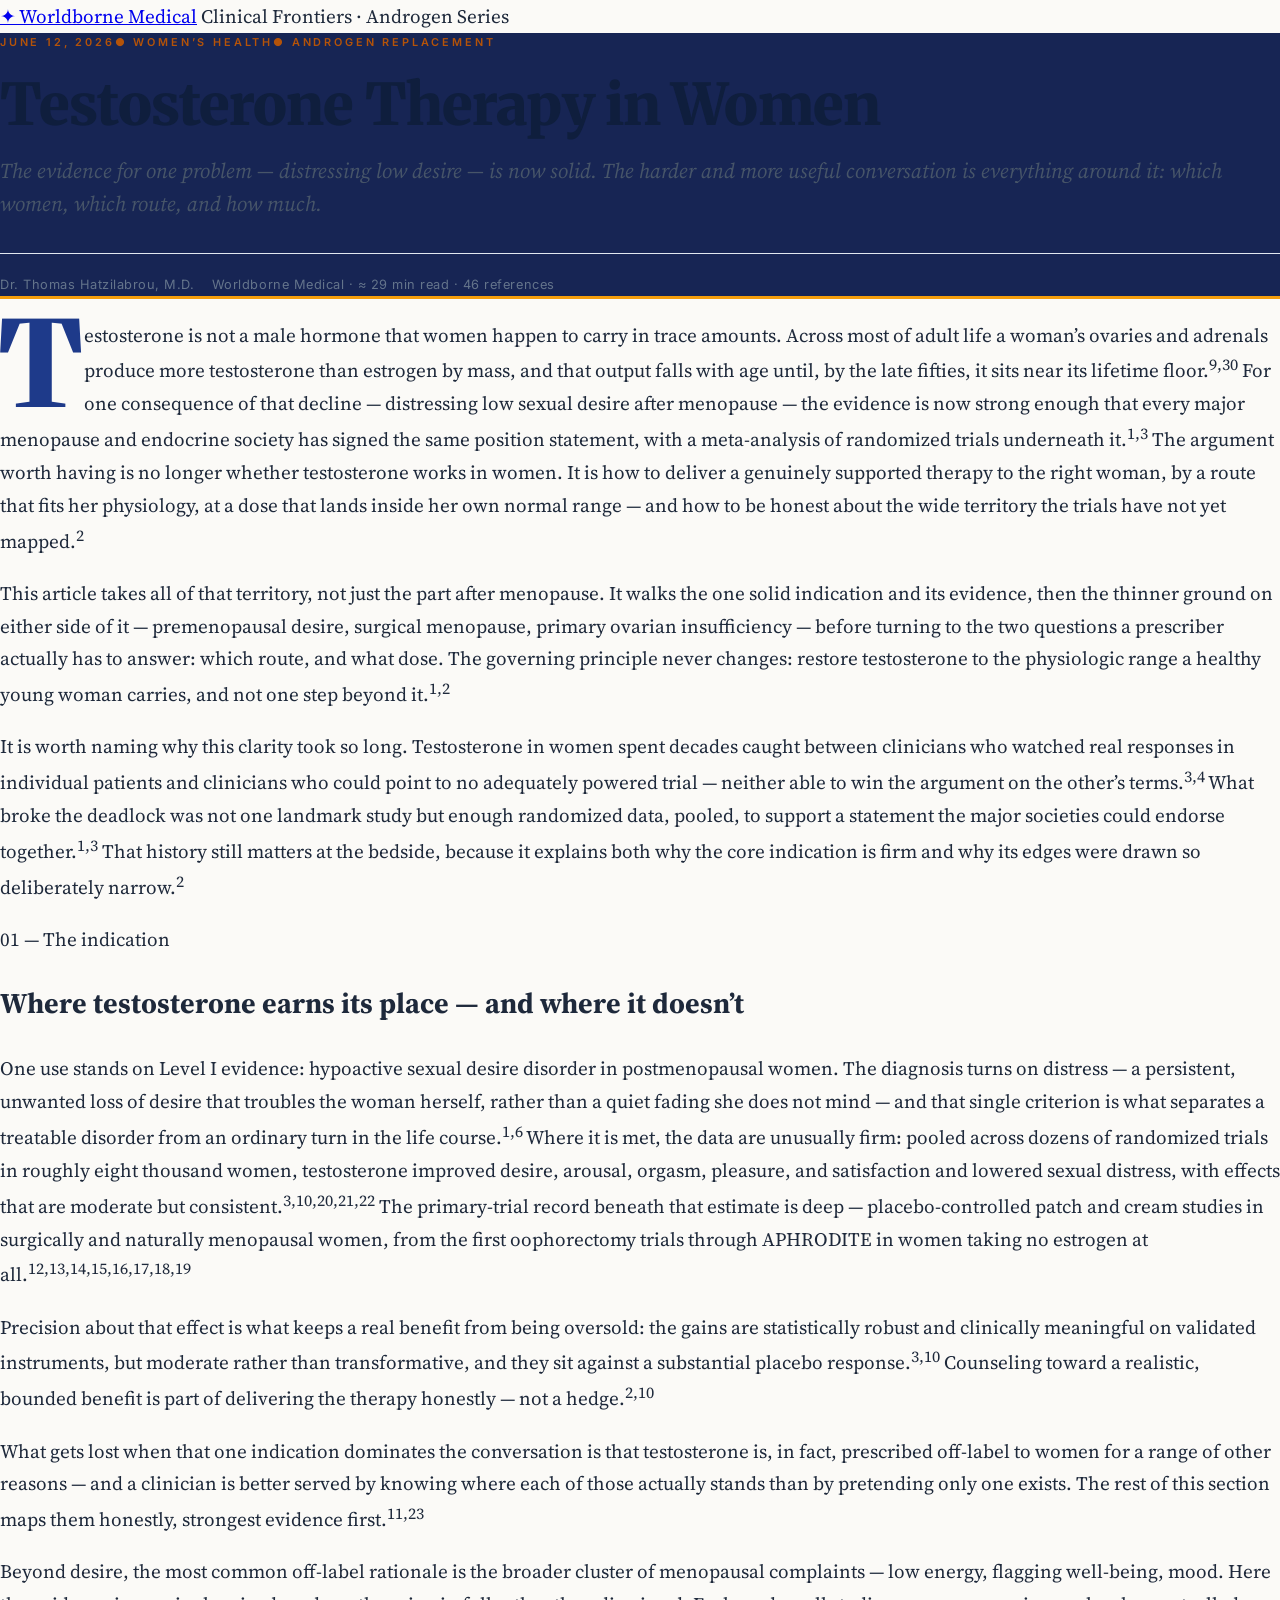
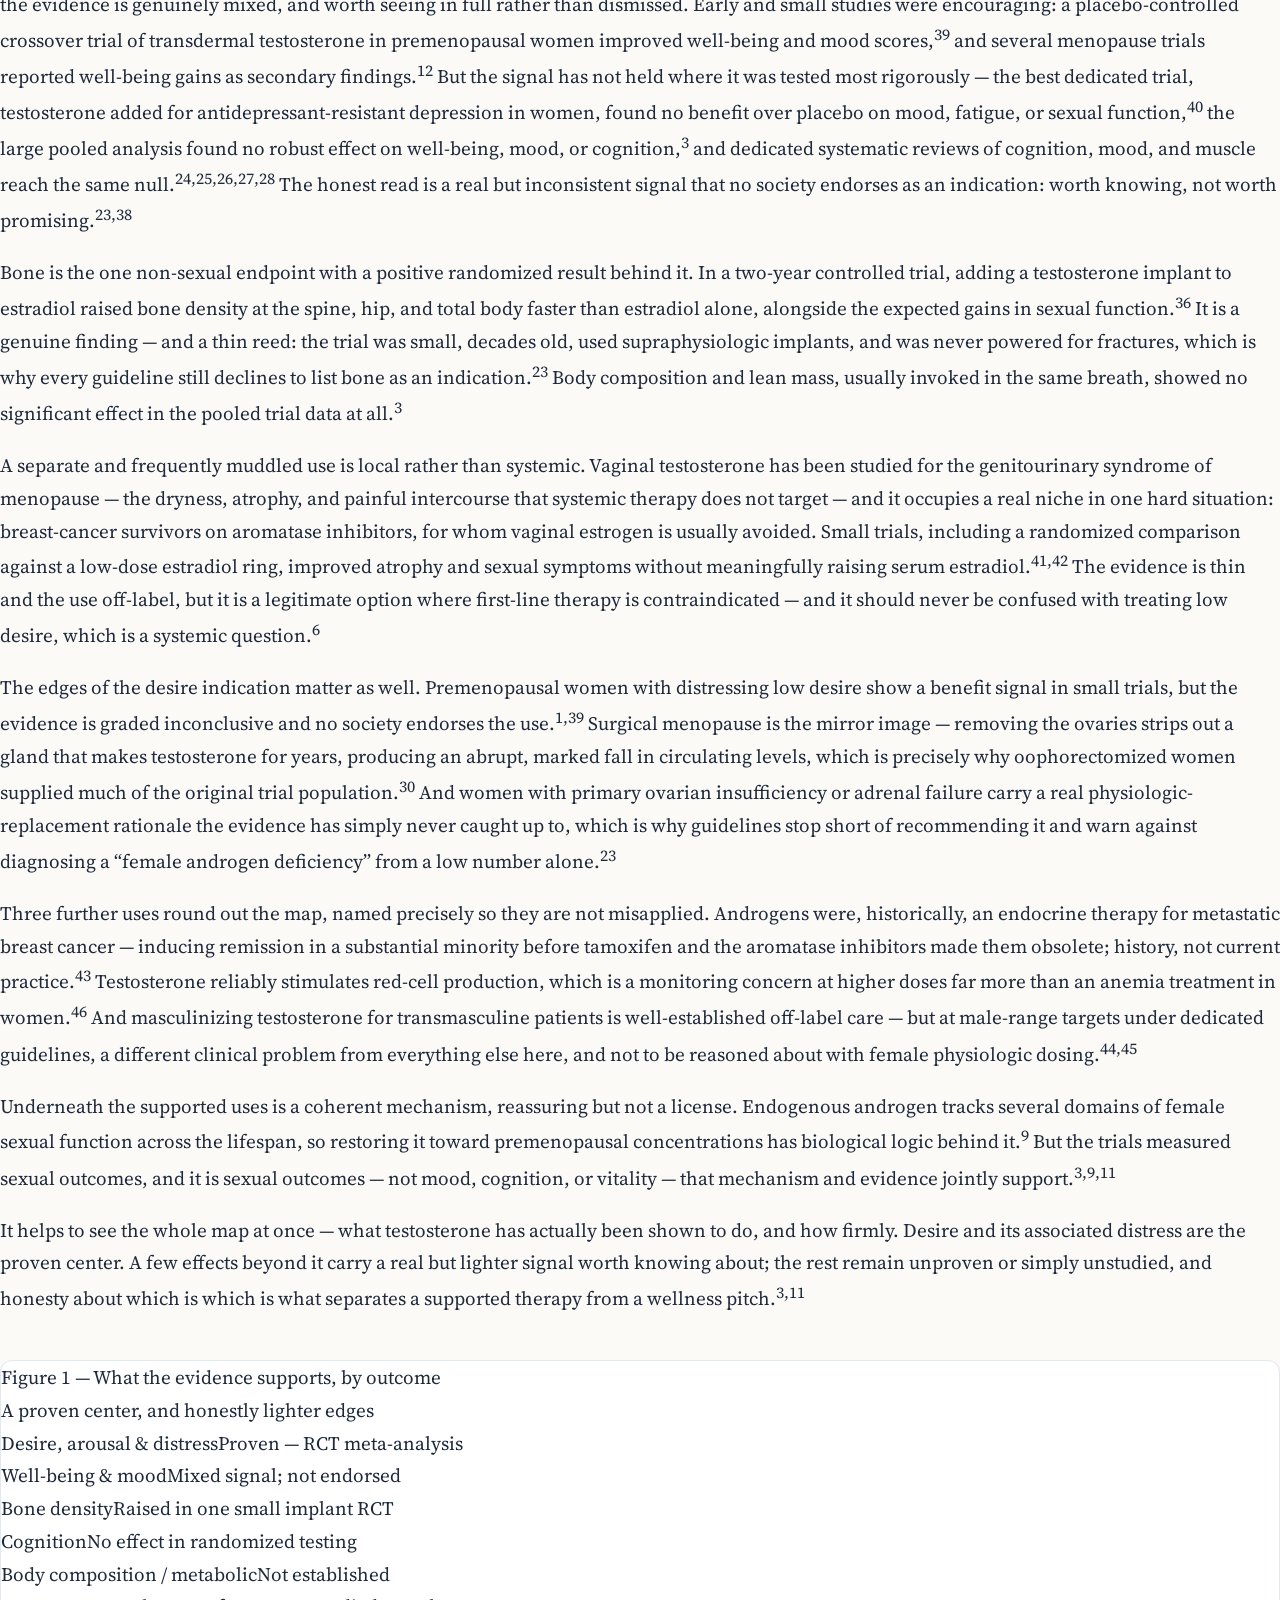
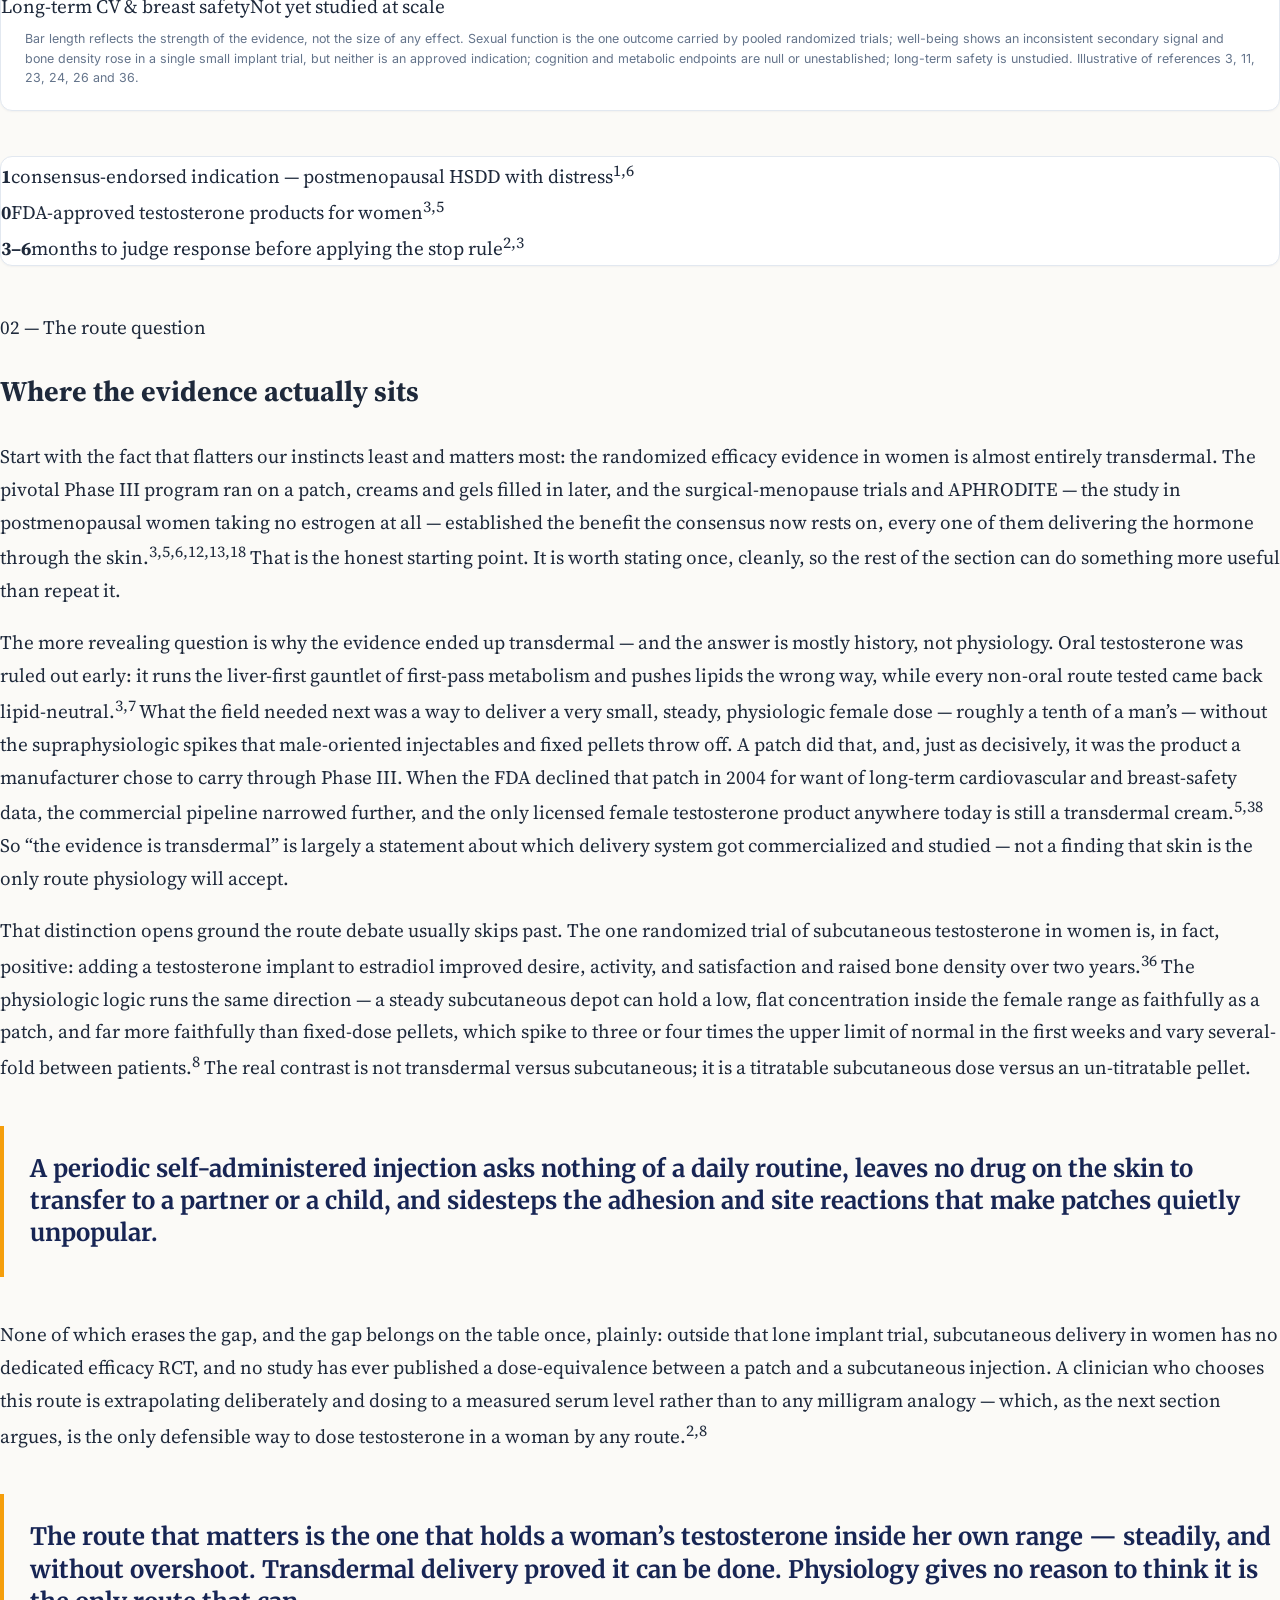
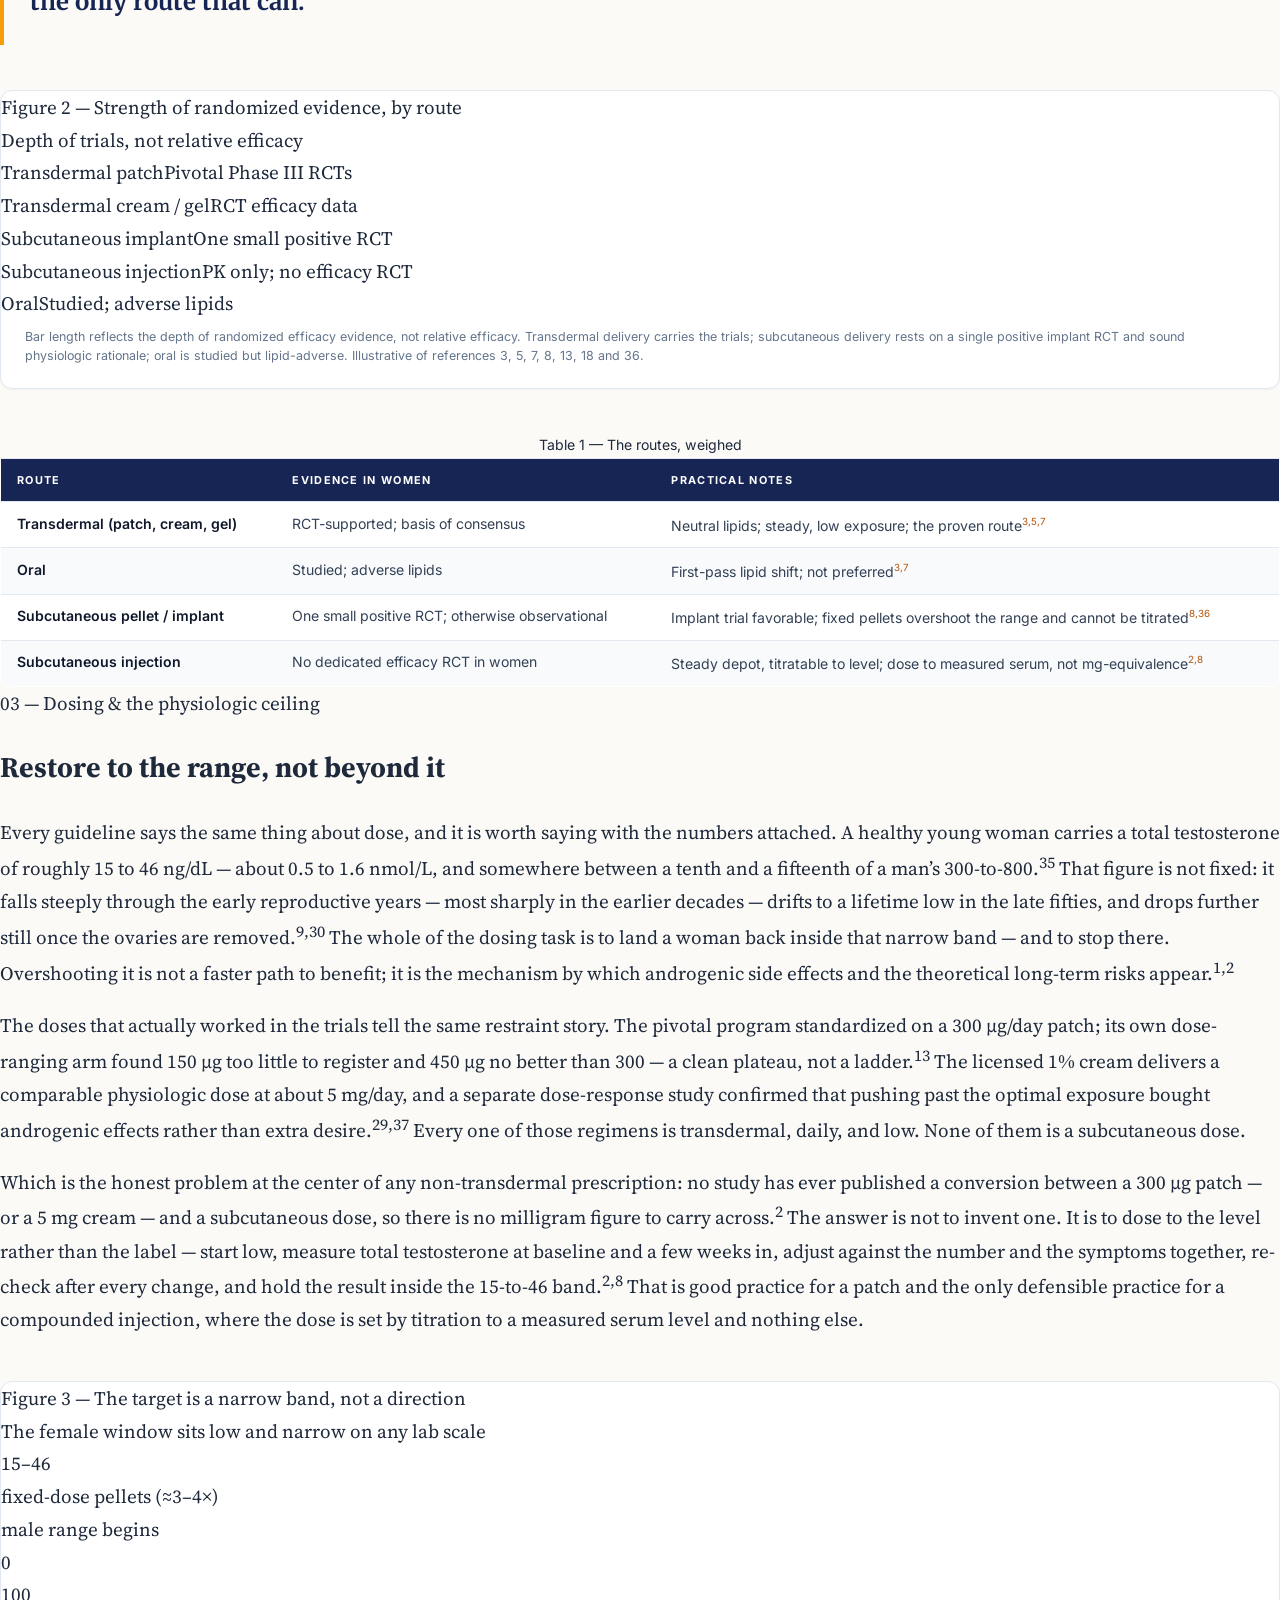
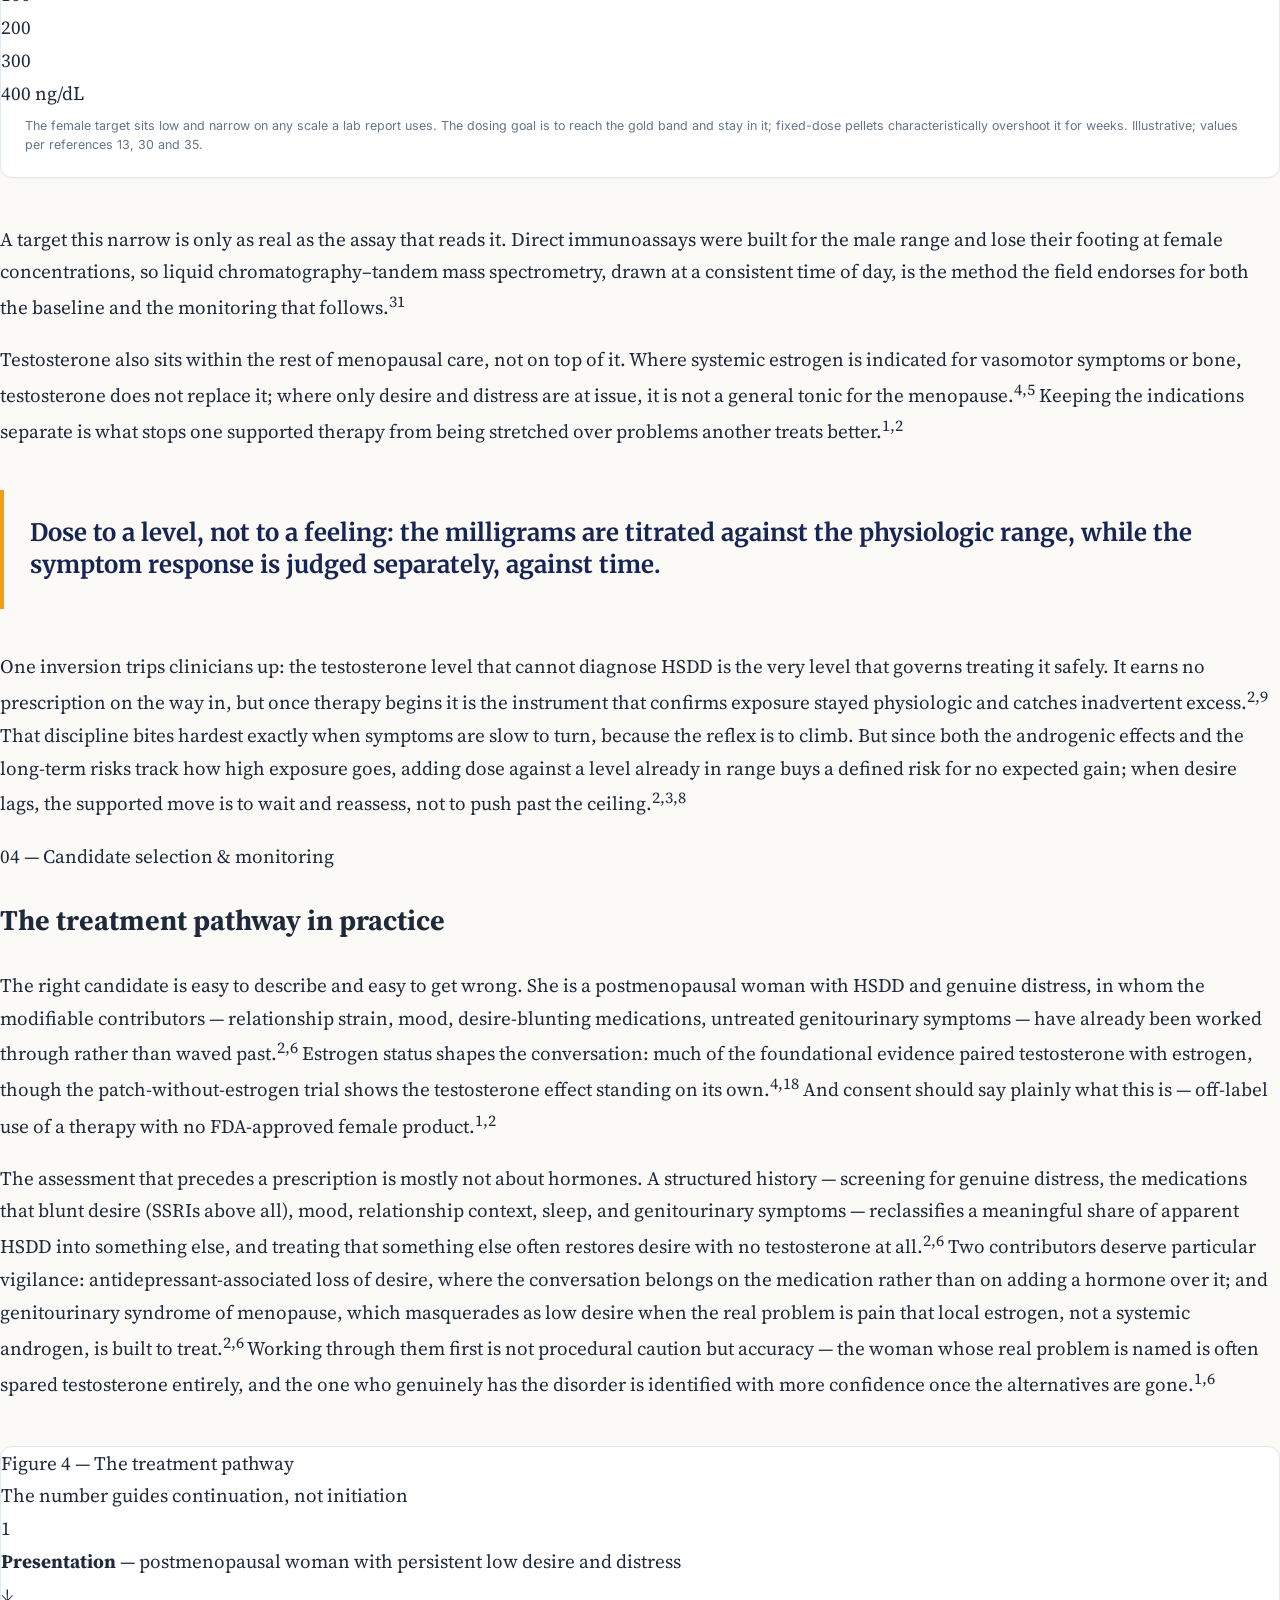
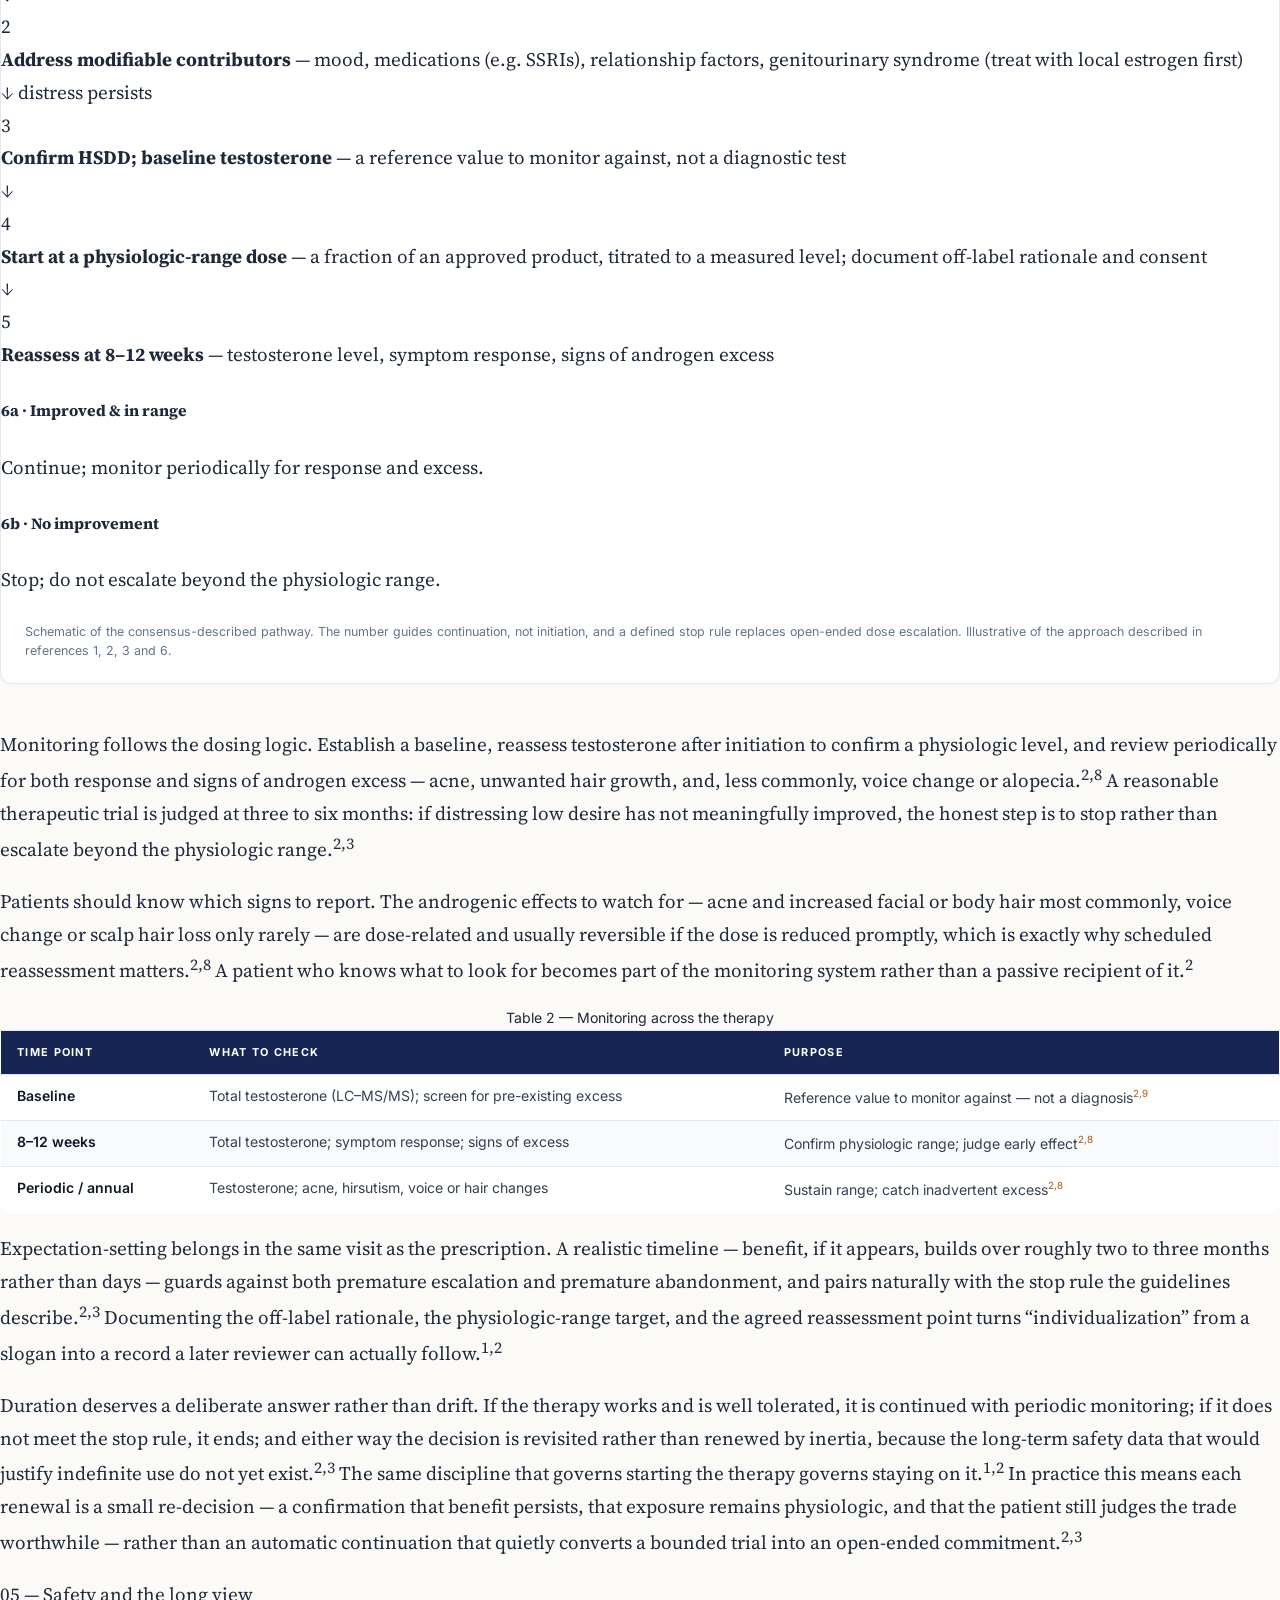
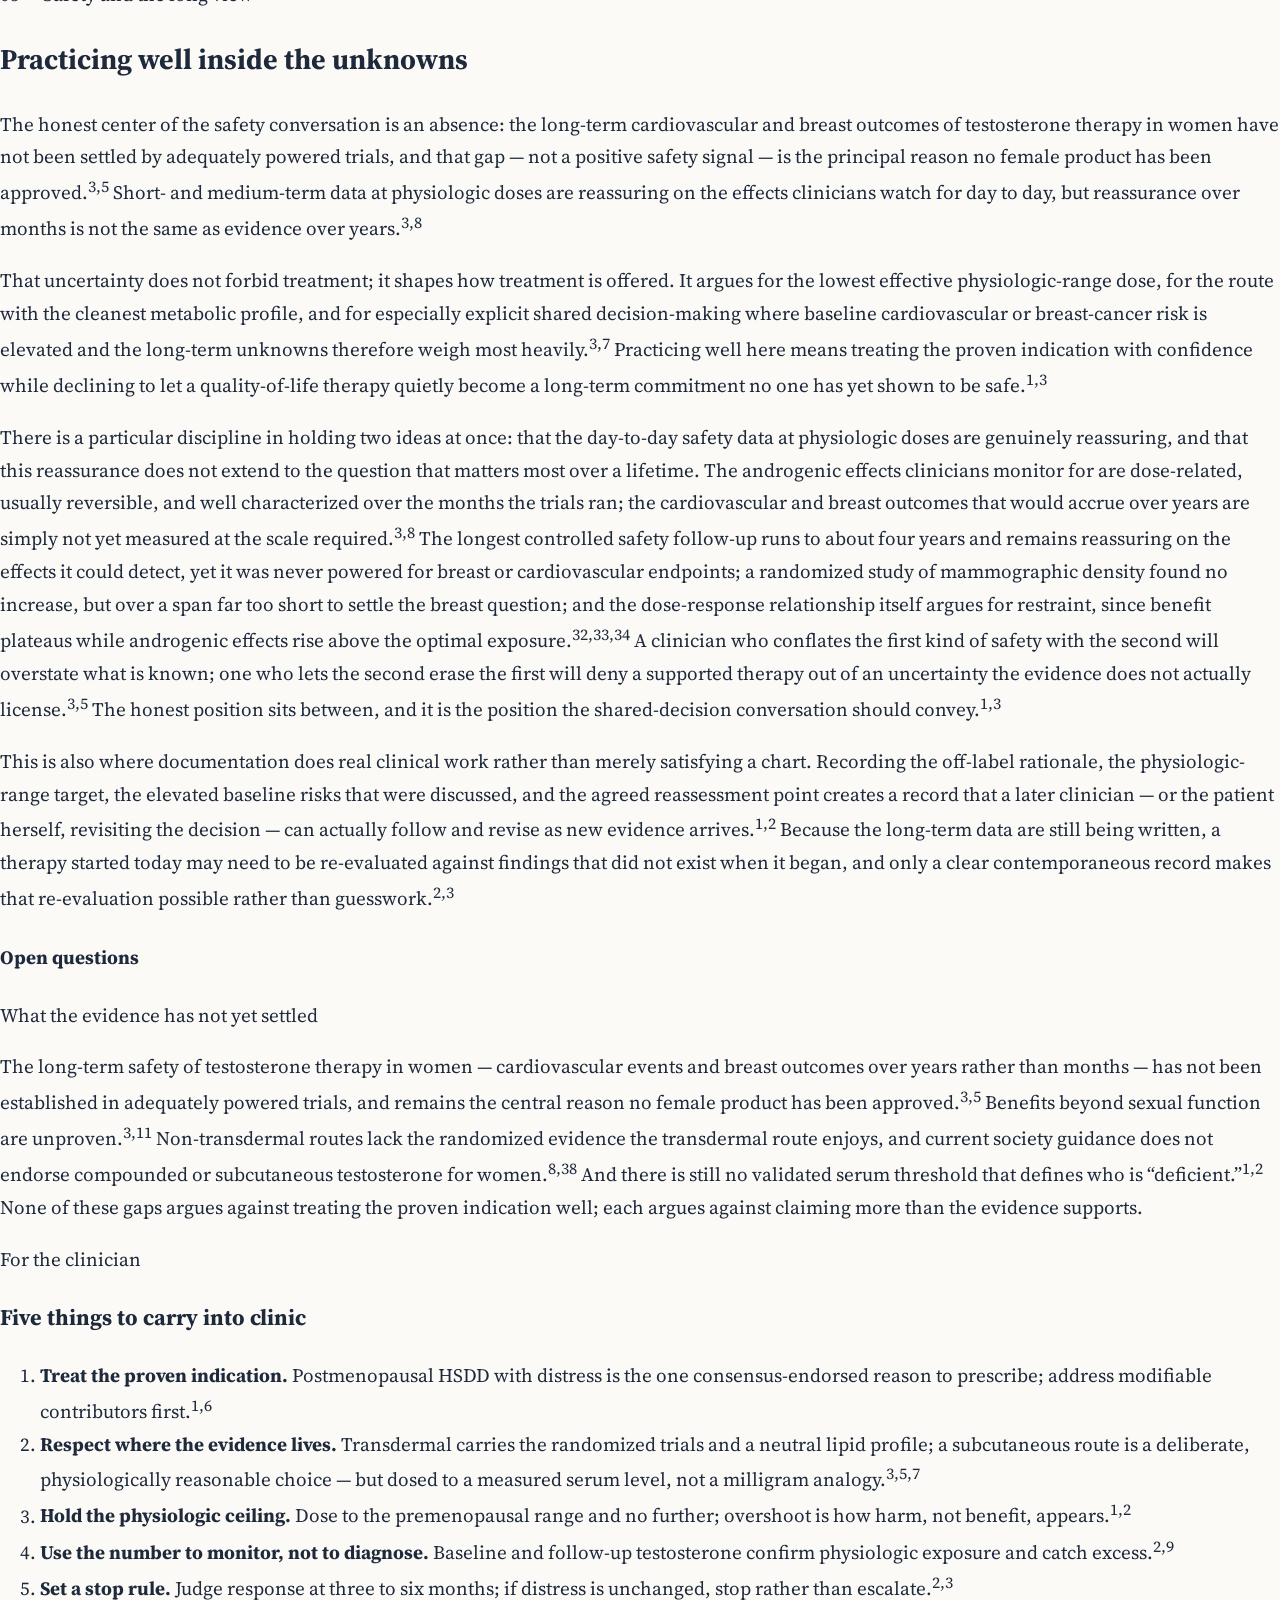
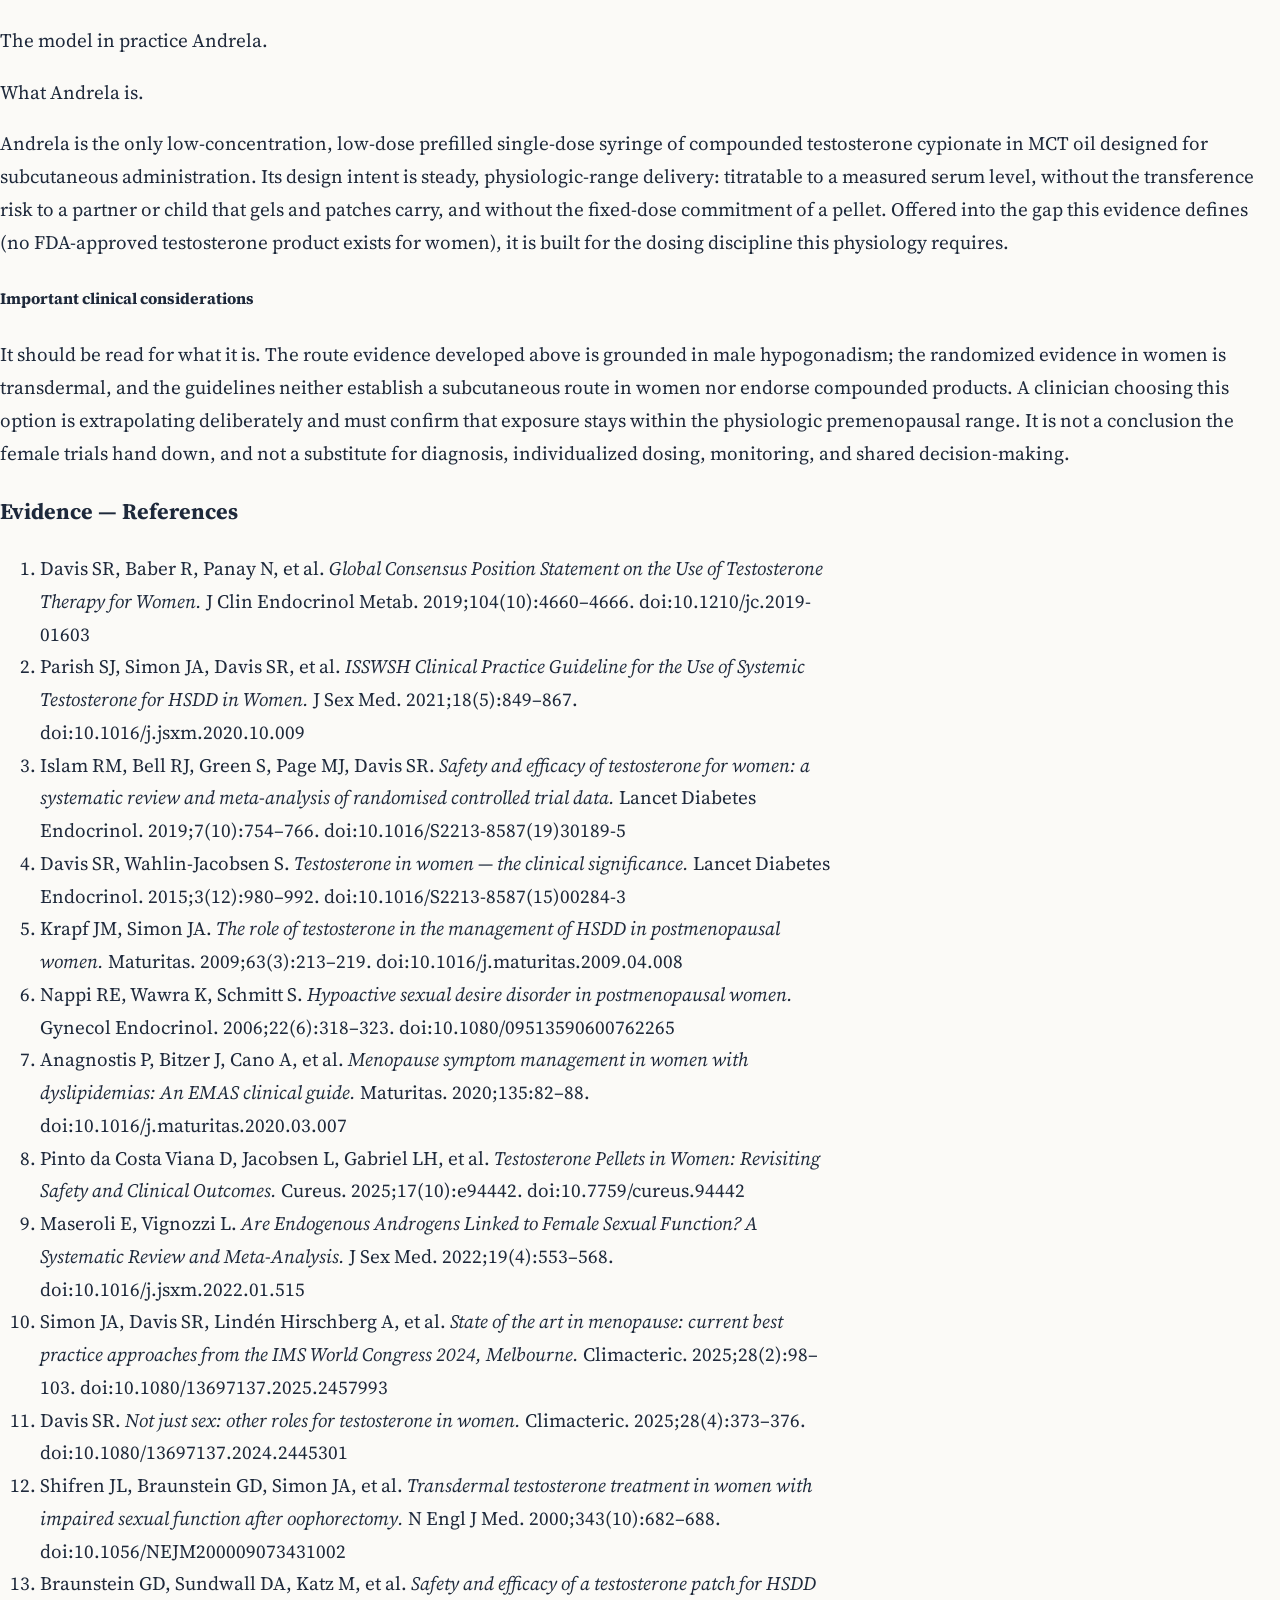
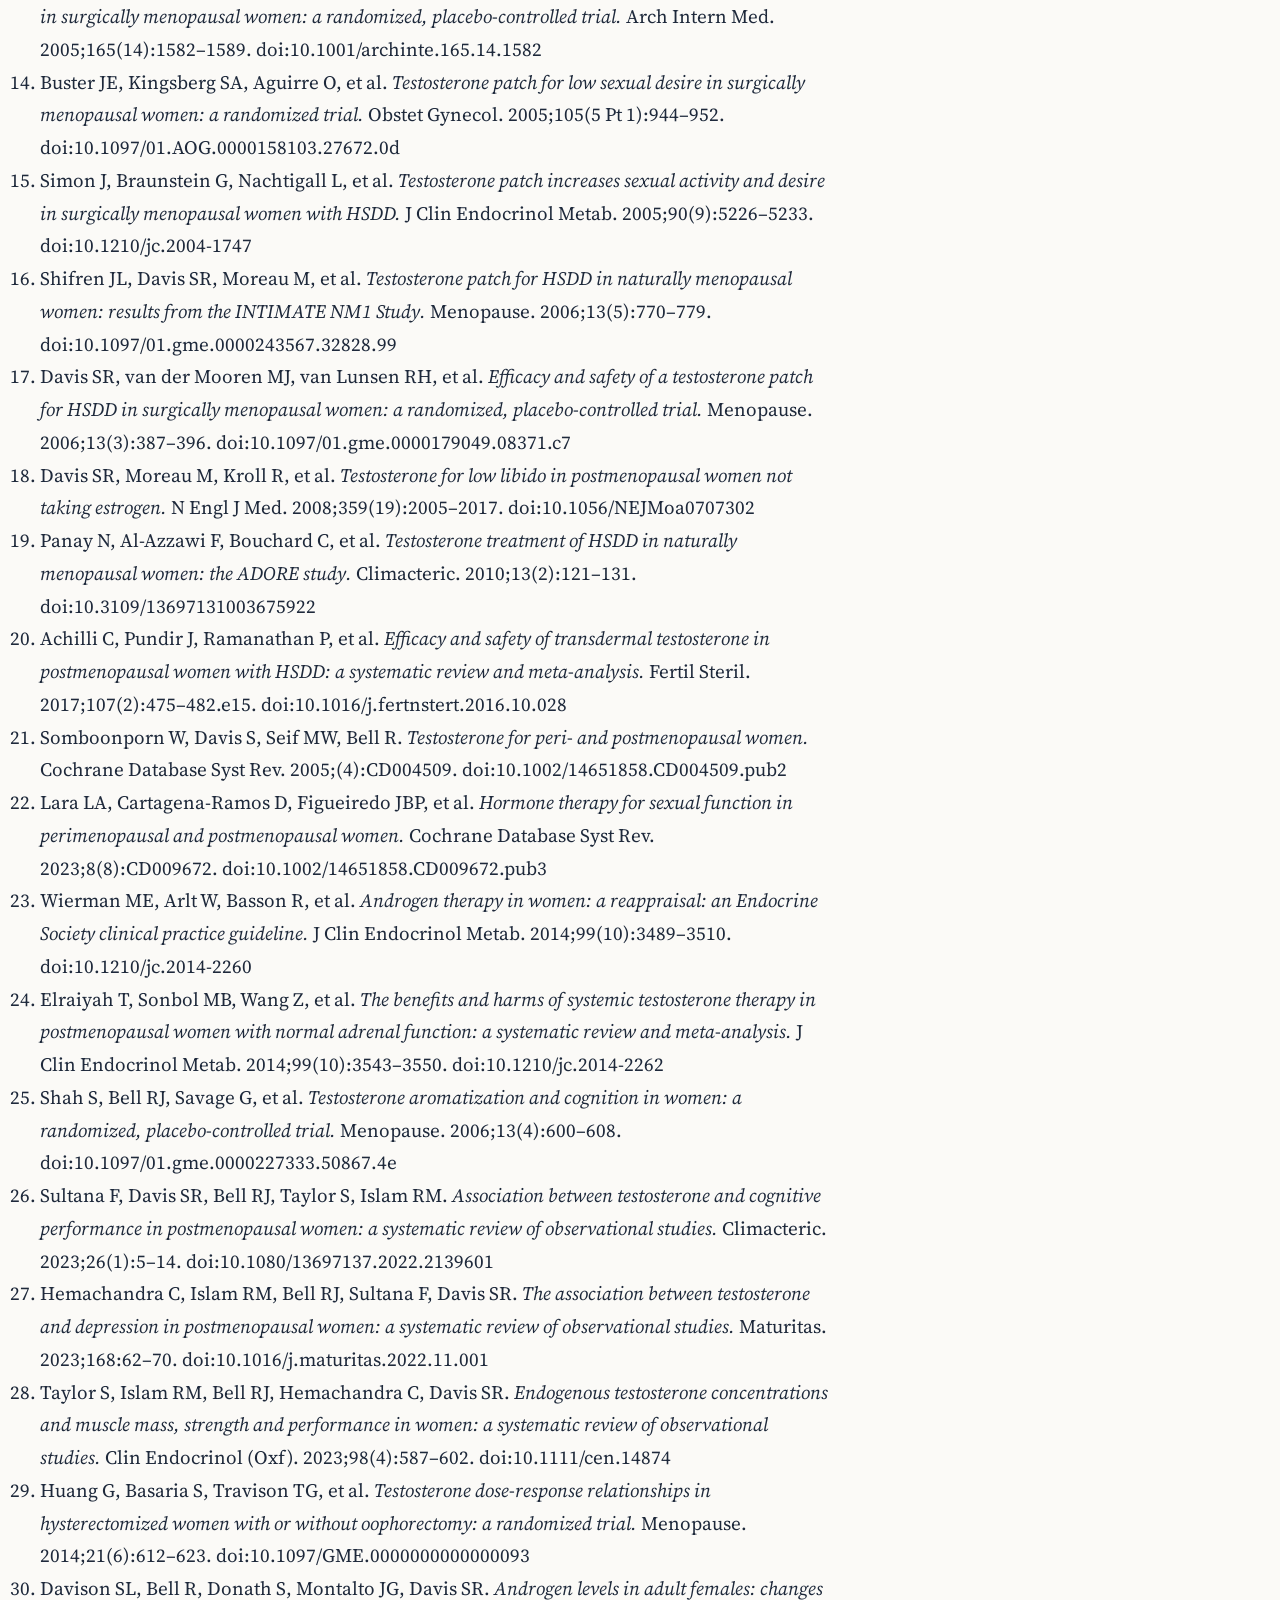
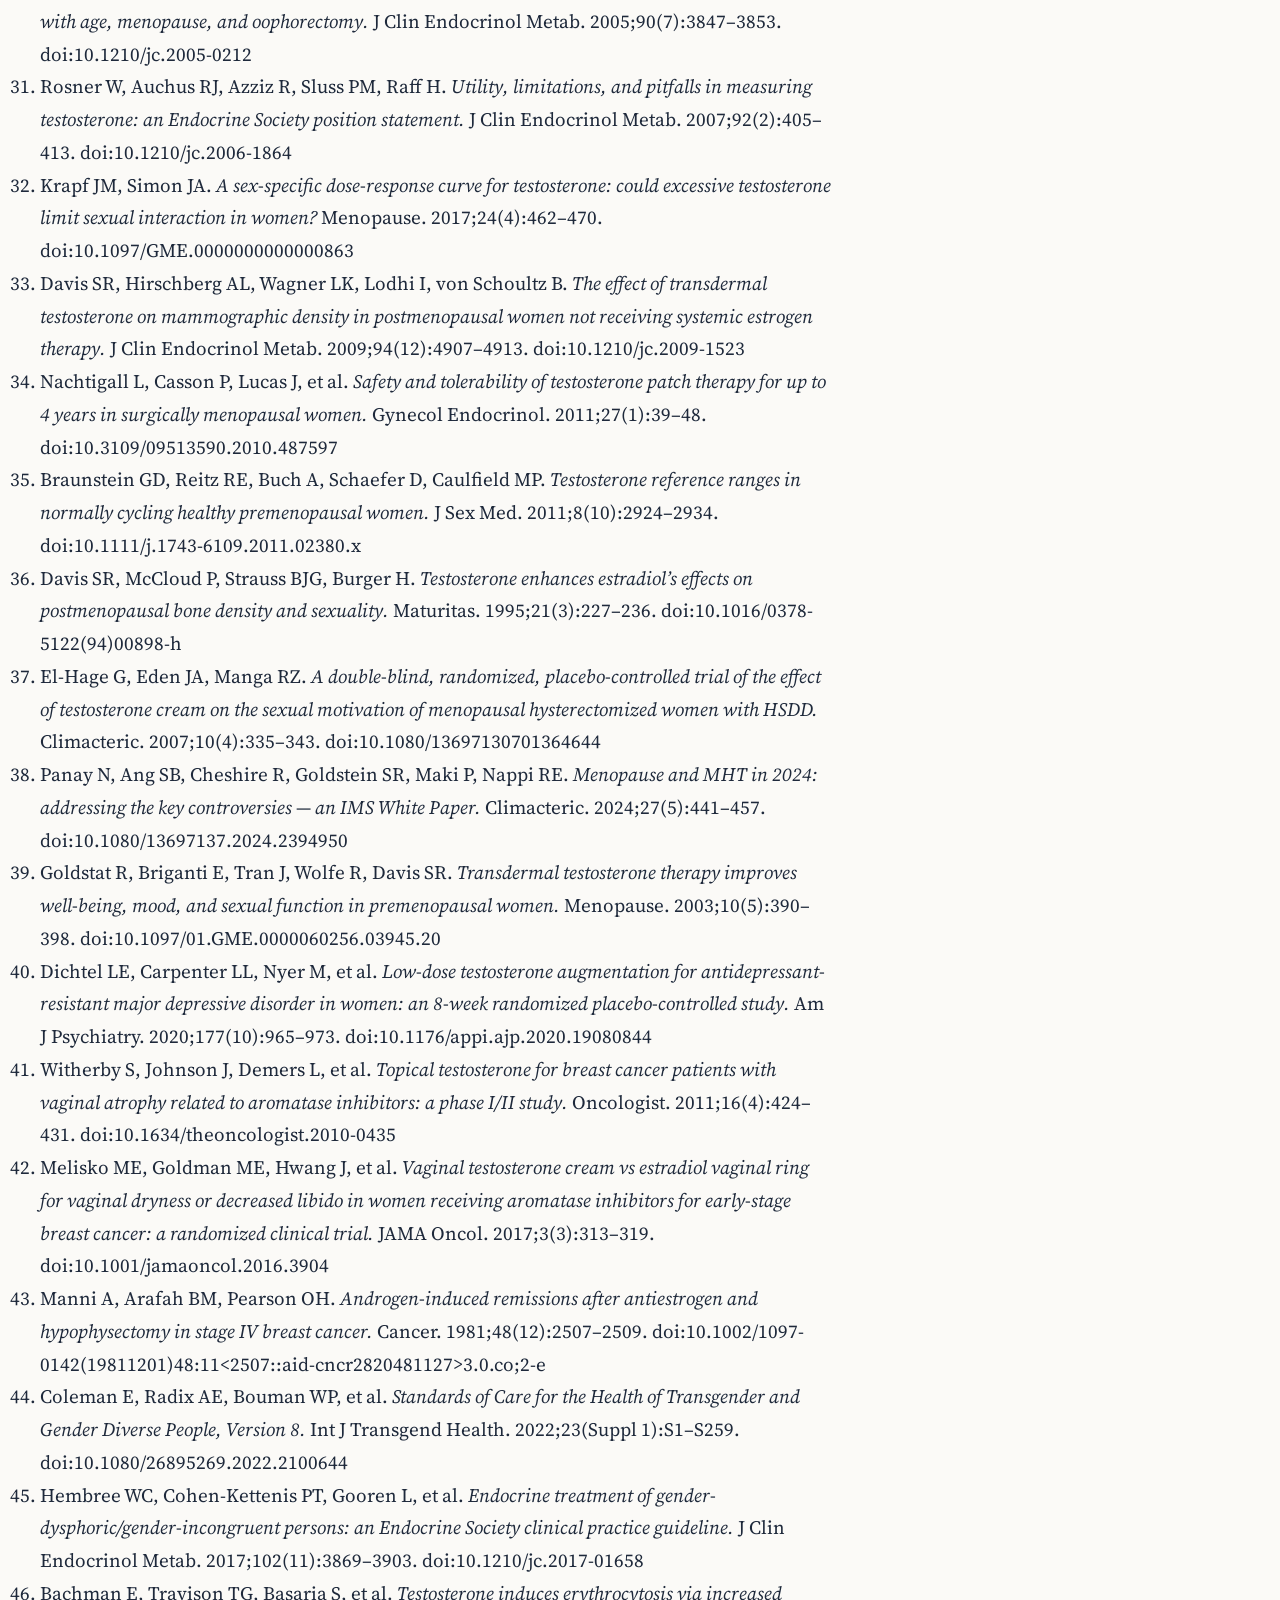
<file: articles/testosterone-therapy.html>
<!DOCTYPE html>
<html lang="en">
<head>
<meta charset="UTF-8">
<meta name="viewport" content="width=device-width, initial-scale=1.0">
<title>Testosterone Therapy in Women — Worldborne Medical</title>
<meta name="description" content="The evidence for distressing low desire is solid. The harder conversation is everything around it: which women, which route, and how much. Clinical Frontiers · Androgen Series.">
<link rel="stylesheet" href="worldborne.css">
</head>
<body>

<header class="topbar">
  <div class="topbar__inner">
    <a class="topbar__brand" href="index.html"><span class="mark">✦</span> Worldborne&nbsp;Medical</a>
    <span class="topbar__series">Clinical Frontiers · Androgen Series</span>
  </div>
</header>

<article class="wrap">

  <div class="masthead measure">
    <div class="eyebrow">
      <span>June 12, 2026</span><span class="dot">●</span>
      <span class="tag--gold">Women’s Health</span><span class="dot">●</span>
      <span>Androgen Replacement</span>
    </div>
    <h1 class="headline">Testosterone Therapy in Women</h1>
    <p class="deck">The evidence for one problem — distressing low desire — is now solid. The harder and more useful conversation is everything around it: which women, which route, and how much.</p>
    <div class="byline">
      <span class="byline__author">Dr. Thomas Hatzilabrou, M.D.</span>
      <span class="byline__meta">Worldborne Medical <span class="sep">·</span> ≈ 29 min read <span class="sep">·</span> 46 references</span>
    </div>
  </div>

  <div class="body">
    <div class="measure">
      <p class="lead dropcap">Testosterone is not a male hormone that women happen to carry in trace amounts. Across most of adult life a woman’s ovaries and adrenals produce more testosterone than estrogen by mass, and that output falls with age until, by the late fifties, it sits near its lifetime floor.<sup>9,30</sup> For one consequence of that decline — distressing low sexual desire after menopause — the evidence is now strong enough that every major menopause and endocrine society has signed the same position statement, with a meta-analysis of randomized trials underneath it.<sup>1,3</sup> The argument worth having is no longer whether testosterone works in women. It is how to deliver a genuinely supported therapy to the right woman, by a route that fits her physiology, at a dose that lands inside her own normal range — and how to be honest about the wide territory the trials have not yet mapped.<sup>2</sup></p>

      <p>This article takes all of that territory, not just the part after menopause. It walks the one solid indication and its evidence, then the thinner ground on either side of it — premenopausal desire, surgical menopause, primary ovarian insufficiency — before turning to the two questions a prescriber actually has to answer: which route, and what dose. The governing principle never changes: restore testosterone to the physiologic range a healthy young woman carries, and not one step beyond it.<sup>1,2</sup></p>

      <p>It is worth naming why this clarity took so long. Testosterone in women spent decades caught between clinicians who watched real responses in individual patients and clinicians who could point to no adequately powered trial — neither able to win the argument on the other’s terms.<sup>3,4</sup> What broke the deadlock was not one landmark study but enough randomized data, pooled, to support a statement the major societies could endorse together.<sup>1,3</sup> That history still matters at the bedside, because it explains both why the core indication is firm and why its edges were drawn so deliberately narrow.<sup>2</sup></p>
    </div>

    <!-- 01 -->
    <section class="section measure">
      <div class="section__num">01 — The indication</div>
      <h2 class="section__title">Where testosterone earns its place — and where it doesn’t</h2>
    </section>
    <div class="measure">
      <p>One use stands on Level I evidence: hypoactive sexual desire disorder in postmenopausal women. The diagnosis turns on distress — a persistent, unwanted loss of desire that troubles the woman herself, rather than a quiet fading she does not mind — and that single criterion is what separates a treatable disorder from an ordinary turn in the life course.<sup>1,6</sup> Where it is met, the data are unusually firm: pooled across dozens of randomized trials in roughly eight thousand women, testosterone improved desire, arousal, orgasm, pleasure, and satisfaction and lowered sexual distress, with effects that are moderate but consistent.<sup>3,10,20,21,22</sup> The primary-trial record beneath that estimate is deep — placebo-controlled patch and cream studies in surgically and naturally menopausal women, from the first oophorectomy trials through APHRODITE in women taking no estrogen at all.<sup>12,13,14,15,16,17,18,19</sup></p>

      <p>Precision about that effect is what keeps a real benefit from being oversold: the gains are statistically robust and clinically meaningful on validated instruments, but moderate rather than transformative, and they sit against a substantial placebo response.<sup>3,10</sup> Counseling toward a realistic, bounded benefit is part of delivering the therapy honestly — not a hedge.<sup>2,10</sup></p>

      <p>What gets lost when that one indication dominates the conversation is that testosterone is, in fact, prescribed off-label to women for a range of other reasons — and a clinician is better served by knowing where each of those actually stands than by pretending only one exists. The rest of this section maps them honestly, strongest evidence first.<sup>11,23</sup></p>

      <p>Beyond desire, the most common off-label rationale is the broader cluster of menopausal complaints — low energy, flagging well-being, mood. Here the evidence is genuinely mixed, and worth seeing in full rather than dismissed. Early and small studies were encouraging: a placebo-controlled crossover trial of transdermal testosterone in premenopausal women improved well-being and mood scores,<sup>39</sup> and several menopause trials reported well-being gains as secondary findings.<sup>12</sup> But the signal has not held where it was tested most rigorously — the best dedicated trial, testosterone added for antidepressant-resistant depression in women, found no benefit over placebo on mood, fatigue, or sexual function,<sup>40</sup> the large pooled analysis found no robust effect on well-being, mood, or cognition,<sup>3</sup> and dedicated systematic reviews of cognition, mood, and muscle reach the same null.<sup>24,25,26,27,28</sup> The honest read is a real but inconsistent signal that no society endorses as an indication: worth knowing, not worth promising.<sup>23,38</sup></p>

      <p>Bone is the one non-sexual endpoint with a positive randomized result behind it. In a two-year controlled trial, adding a testosterone implant to estradiol raised bone density at the spine, hip, and total body faster than estradiol alone, alongside the expected gains in sexual function.<sup>36</sup> It is a genuine finding — and a thin reed: the trial was small, decades old, used supraphysiologic implants, and was never powered for fractures, which is why every guideline still declines to list bone as an indication.<sup>23</sup> Body composition and lean mass, usually invoked in the same breath, showed no significant effect in the pooled trial data at all.<sup>3</sup></p>

      <p>A separate and frequently muddled use is local rather than systemic. Vaginal testosterone has been studied for the genitourinary syndrome of menopause — the dryness, atrophy, and painful intercourse that systemic therapy does not target — and it occupies a real niche in one hard situation: breast-cancer survivors on aromatase inhibitors, for whom vaginal estrogen is usually avoided. Small trials, including a randomized comparison against a low-dose estradiol ring, improved atrophy and sexual symptoms without meaningfully raising serum estradiol.<sup>41,42</sup> The evidence is thin and the use off-label, but it is a legitimate option where first-line therapy is contraindicated — and it should never be confused with treating low desire, which is a systemic question.<sup>6</sup></p>

      <p>The edges of the desire indication matter as well. Premenopausal women with distressing low desire show a benefit signal in small trials, but the evidence is graded inconclusive and no society endorses the use.<sup>1,39</sup> Surgical menopause is the mirror image — removing the ovaries strips out a gland that makes testosterone for years, producing an abrupt, marked fall in circulating levels, which is precisely why oophorectomized women supplied much of the original trial population.<sup>30</sup> And women with primary ovarian insufficiency or adrenal failure carry a real physiologic-replacement rationale the evidence has simply never caught up to, which is why guidelines stop short of recommending it and warn against diagnosing a “female androgen deficiency” from a low number alone.<sup>23</sup></p>

      <p>Three further uses round out the map, named precisely so they are not misapplied. Androgens were, historically, an endocrine therapy for metastatic breast cancer — inducing remission in a substantial minority before tamoxifen and the aromatase inhibitors made them obsolete; history, not current practice.<sup>43</sup> Testosterone reliably stimulates red-cell production, which is a monitoring concern at higher doses far more than an anemia treatment in women.<sup>46</sup> And masculinizing testosterone for transmasculine patients is well-established off-label care — but at male-range targets under dedicated guidelines, a different clinical problem from everything else here, and not to be reasoned about with female physiologic dosing.<sup>44,45</sup></p>

      <p>Underneath the supported uses is a coherent mechanism, reassuring but not a license. Endogenous androgen tracks several domains of female sexual function across the lifespan, so restoring it toward premenopausal concentrations has biological logic behind it.<sup>9</sup> But the trials measured sexual outcomes, and it is sexual outcomes — not mood, cognition, or vitality — that mechanism and evidence jointly support.<sup>3,9,11</sup></p>

      <p>It helps to see the whole map at once — what testosterone has actually been shown to do, and how firmly. Desire and its associated distress are the proven center. A few effects beyond it carry a real but lighter signal worth knowing about; the rest remain unproven or simply unstudied, and honesty about which is which is what separates a supported therapy from a wellness pitch.<sup>3,11</sup></p>
    </div>

    <!-- FIGURE 1 — evidence by outcome -->
    <figure>
      <div class="figframe">
        <div class="fig__label">Figure 1 — What the evidence supports, by outcome</div>
        <div class="fig__title">A proven center, and honestly lighter edges</div>
        <div class="bars">
          <div class="bar__row"><div class="bar__head"><span class="bar__name">Desire, arousal &amp; distress</span><span class="bar__tag">Proven — RCT meta-analysis</span></div><div class="bar__track"><div class="bar__fill is-gold g5"></div></div></div>
          <div class="bar__row"><div class="bar__head"><span class="bar__name">Well-being &amp; mood</span><span class="bar__tag">Mixed signal; not endorsed</span></div><div class="bar__track"><div class="bar__fill g3"></div></div></div>
          <div class="bar__row"><div class="bar__head"><span class="bar__name">Bone density</span><span class="bar__tag">Raised in one small implant RCT</span></div><div class="bar__track"><div class="bar__fill g2"></div></div></div>
          <div class="bar__row"><div class="bar__head"><span class="bar__name">Cognition</span><span class="bar__tag">No effect in randomized testing</span></div><div class="bar__track"><div class="bar__fill g1"></div></div></div>
          <div class="bar__row"><div class="bar__head"><span class="bar__name">Body composition / metabolic</span><span class="bar__tag">Not established</span></div><div class="bar__track"><div class="bar__fill g1"></div></div></div>
          <div class="bar__row"><div class="bar__head"><span class="bar__name">Long-term CV &amp; breast safety</span><span class="bar__tag">Not yet studied at scale</span></div><div class="bar__track"><div class="bar__fill g1"></div></div></div>
        </div>
        <figcaption>Bar length reflects the strength of the evidence, not the size of any effect. Sexual function is the one outcome carried by pooled randomized trials; well-being shows an inconsistent secondary signal and bone density rose in a single small implant trial, but neither is an approved indication; cognition and metabolic endpoints are null or unestablished; long-term safety is unstudied. Illustrative of references 3, 11, 23, 24, 26 and 36.</figcaption>
      </div>
    </figure>

    <figure>
      <div class="statrow">
        <div class="stat"><b>1</b><span>consensus-endorsed indication — postmenopausal HSDD with distress<sup>1,6</sup></span></div>
        <div class="stat"><b>0</b><span>FDA-approved testosterone products for women<sup>3,5</sup></span></div>
        <div class="stat"><b>3–6</b><span>months to judge response before applying the stop rule<sup>2,3</sup></span></div>
      </div>
    </figure>

    <!-- 02 -->
    <section class="section measure">
      <div class="section__num">02 — The route question</div>
      <h2 class="section__title">Where the evidence actually sits</h2>
    </section>
    <div class="measure">
      <p>Start with the fact that flatters our instincts least and matters most: the randomized efficacy evidence in women is almost entirely transdermal. The pivotal Phase III program ran on a patch, creams and gels filled in later, and the surgical-menopause trials and APHRODITE — the study in postmenopausal women taking no estrogen at all — established the benefit the consensus now rests on, every one of them delivering the hormone through the skin.<sup>3,5,6,12,13,18</sup> That is the honest starting point. It is worth stating once, cleanly, so the rest of the section can do something more useful than repeat it.</p>

      <p>The more revealing question is why the evidence ended up transdermal — and the answer is mostly history, not physiology. Oral testosterone was ruled out early: it runs the liver-first gauntlet of first-pass metabolism and pushes lipids the wrong way, while every non-oral route tested came back lipid-neutral.<sup>3,7</sup> What the field needed next was a way to deliver a very small, steady, physiologic female dose — roughly a tenth of a man’s — without the supraphysiologic spikes that male-oriented injectables and fixed pellets throw off. A patch did that, and, just as decisively, it was the product a manufacturer chose to carry through Phase III. When the FDA declined that patch in 2004 for want of long-term cardiovascular and breast-safety data, the commercial pipeline narrowed further, and the only licensed female testosterone product anywhere today is still a transdermal cream.<sup>5,38</sup> So “the evidence is transdermal” is largely a statement about which delivery system got commercialized and studied — not a finding that skin is the only route physiology will accept.</p>

      <p>That distinction opens ground the route debate usually skips past. The one randomized trial of subcutaneous testosterone in women is, in fact, positive: adding a testosterone implant to estradiol improved desire, activity, and satisfaction and raised bone density over two years.<sup>36</sup> The physiologic logic runs the same direction — a steady subcutaneous depot can hold a low, flat concentration inside the female range as faithfully as a patch, and far more faithfully than fixed-dose pellets, which spike to three or four times the upper limit of normal in the first weeks and vary several-fold between patients.<sup>8</sup> The real contrast is not transdermal versus subcutaneous; it is a titratable subcutaneous dose versus an un-titratable pellet.</p>
    </div>

    <div class="pullquote">
      <p>A periodic self-administered injection asks nothing of a daily routine, leaves no drug on the skin to transfer to a partner or a child, and sidesteps the adhesion and site reactions that make patches quietly unpopular.</p>
    </div>

    <div class="measure">
      <p>None of which erases the gap, and the gap belongs on the table once, plainly: outside that lone implant trial, subcutaneous delivery in women has no dedicated efficacy RCT, and no study has ever published a dose-equivalence between a patch and a subcutaneous injection. A clinician who chooses this route is extrapolating deliberately and dosing to a measured serum level rather than to any milligram analogy — which, as the next section argues, is the only defensible way to dose testosterone in a woman by any route.<sup>2,8</sup></p>
    </div>

    <div class="pullquote">
      <p>The route that matters is the one that holds a woman’s testosterone inside her own range — steadily, and without overshoot. Transdermal delivery proved it can be done. Physiology gives no reason to think it is the only route that can.</p>
    </div>

    <!-- FIGURE 2 — evidence by route -->
    <figure>
      <div class="figframe">
        <div class="fig__label">Figure 2 — Strength of randomized evidence, by route</div>
        <div class="fig__title">Depth of trials, not relative efficacy</div>
        <div class="bars">
          <div class="bar__row"><div class="bar__head"><span class="bar__name">Transdermal patch</span><span class="bar__tag">Pivotal Phase III RCTs</span></div><div class="bar__track"><div class="bar__fill is-gold g5"></div></div></div>
          <div class="bar__row"><div class="bar__head"><span class="bar__name">Transdermal cream / gel</span><span class="bar__tag">RCT efficacy data</span></div><div class="bar__track"><div class="bar__fill is-gold g4"></div></div></div>
          <div class="bar__row"><div class="bar__head"><span class="bar__name">Subcutaneous implant</span><span class="bar__tag">One small positive RCT</span></div><div class="bar__track"><div class="bar__fill g2"></div></div></div>
          <div class="bar__row"><div class="bar__head"><span class="bar__name">Subcutaneous injection</span><span class="bar__tag">PK only; no efficacy RCT</span></div><div class="bar__track"><div class="bar__fill g1"></div></div></div>
          <div class="bar__row"><div class="bar__head"><span class="bar__name">Oral</span><span class="bar__tag">Studied; adverse lipids</span></div><div class="bar__track"><div class="bar__fill g2"></div></div></div>
        </div>
        <figcaption>Bar length reflects the depth of randomized efficacy evidence, not relative efficacy. Transdermal delivery carries the trials; subcutaneous delivery rests on a single positive implant RCT and sound physiologic rationale; oral is studied but lipid-adverse. Illustrative of references 3, 5, 7, 8, 13, 18 and 36.</figcaption>
      </div>
    </figure>

    <!-- TABLE 1 -->
    <div class="tablewrap">
      <table class="wb">
        <caption>Table 1 — The routes, weighed</caption>
        <thead>
          <tr><th>Route</th><th>Evidence in women</th><th>Practical notes</th></tr>
        </thead>
        <tbody>
          <tr><td>Transdermal (patch, cream, gel)</td><td>RCT-supported; basis of consensus</td><td>Neutral lipids; steady, low exposure; the proven route<sup>3,5,7</sup></td></tr>
          <tr><td>Oral</td><td>Studied; adverse lipids</td><td>First-pass lipid shift; not preferred<sup>3,7</sup></td></tr>
          <tr><td>Subcutaneous pellet / implant</td><td>One small positive RCT; otherwise observational</td><td>Implant trial favorable; fixed pellets overshoot the range and cannot be titrated<sup>8,36</sup></td></tr>
          <tr><td>Subcutaneous injection</td><td>No dedicated efficacy RCT in women</td><td>Steady depot, titratable to level; dose to measured serum, not mg-equivalence<sup>2,8</sup></td></tr>
        </tbody>
      </table>
    </div>

    <!-- 03 -->
    <section class="section measure">
      <div class="section__num">03 — Dosing &amp; the physiologic ceiling</div>
      <h2 class="section__title">Restore to the range, not beyond it</h2>
    </section>
    <div class="measure">
      <p>Every guideline says the same thing about dose, and it is worth saying with the numbers attached. A healthy young woman carries a total testosterone of roughly 15 to 46 ng/dL — about 0.5 to 1.6 nmol/L, and somewhere between a tenth and a fifteenth of a man’s 300-to-800.<sup>35</sup> That figure is not fixed: it falls steeply through the early reproductive years — most sharply in the earlier decades — drifts to a lifetime low in the late fifties, and drops further still once the ovaries are removed.<sup>9,30</sup> The whole of the dosing task is to land a woman back inside that narrow band — and to stop there. Overshooting it is not a faster path to benefit; it is the mechanism by which androgenic side effects and the theoretical long-term risks appear.<sup>1,2</sup></p>

      <p>The doses that actually worked in the trials tell the same restraint story. The pivotal program standardized on a 300 µg/day patch; its own dose-ranging arm found 150 µg too little to register and 450 µg no better than 300 — a clean plateau, not a ladder.<sup>13</sup> The licensed 1% cream delivers a comparable physiologic dose at about 5 mg/day, and a separate dose-response study confirmed that pushing past the optimal exposure bought androgenic effects rather than extra desire.<sup>29,37</sup> Every one of those regimens is transdermal, daily, and low. None of them is a subcutaneous dose.</p>

      <p>Which is the honest problem at the center of any non-transdermal prescription: no study has ever published a conversion between a 300 µg patch — or a 5 mg cream — and a subcutaneous dose, so there is no milligram figure to carry across.<sup>2</sup> The answer is not to invent one. It is to dose to the level rather than the label — start low, measure total testosterone at baseline and a few weeks in, adjust against the number and the symptoms together, re-check after every change, and hold the result inside the 15-to-46 band.<sup>2,8</sup> That is good practice for a patch and the only defensible practice for a compounded injection, where the dose is set by titration to a measured serum level and nothing else.</p>
    </div>

    <!-- FIGURE 3 — narrow band scale -->
    <figure>
      <div class="figframe">
        <div class="fig__label">Figure 3 — The target is a narrow band, not a direction</div>
        <div class="fig__title">The female window sits low and narrow on any lab scale</div>
        <div class="scale">
          <div class="scale__track">
            <div class="scale__lab" style="left:7.6%;bottom:40px;color:var(--gold)">15–46</div>
            <div class="scale__band" style="left:3.75%;width:7.75%"></div>
            <div class="scale__mark" style="left:40%"></div>
            <div class="scale__lab" style="left:40%;bottom:40px;color:var(--ink-soft)">fixed-dose pellets (≈3–4×)</div>
            <div class="scale__mark" style="left:75%"></div>
            <div class="scale__lab" style="left:75%;bottom:40px;color:var(--ink-soft)">male range begins</div>
            <div class="scale__axis"></div>
            <div class="scale__tick" style="left:0%">0</div>
            <div class="scale__tick" style="left:25%">100</div>
            <div class="scale__tick" style="left:50%">200</div>
            <div class="scale__tick" style="left:75%">300</div>
            <div class="scale__tick" style="left:100%">400 ng/dL</div>
          </div>
        </div>
        <figcaption>The female target sits low and narrow on any scale a lab report uses. The dosing goal is to reach the gold band and stay in it; fixed-dose pellets characteristically overshoot it for weeks. Illustrative; values per references 13, 30 and 35.</figcaption>
      </div>
    </figure>

    <div class="measure">
      <p>A target this narrow is only as real as the assay that reads it. Direct immunoassays were built for the male range and lose their footing at female concentrations, so liquid chromatography–tandem mass spectrometry, drawn at a consistent time of day, is the method the field endorses for both the baseline and the monitoring that follows.<sup>31</sup></p>

      <p>Testosterone also sits within the rest of menopausal care, not on top of it. Where systemic estrogen is indicated for vasomotor symptoms or bone, testosterone does not replace it; where only desire and distress are at issue, it is not a general tonic for the menopause.<sup>4,5</sup> Keeping the indications separate is what stops one supported therapy from being stretched over problems another treats better.<sup>1,2</sup></p>
    </div>

    <div class="pullquote">
      <p>Dose to a level, not to a feeling: the milligrams are titrated against the physiologic range, while the symptom response is judged separately, against time.</p>
    </div>

    <div class="measure">
      <p>One inversion trips clinicians up: the testosterone level that cannot diagnose HSDD is the very level that governs treating it safely. It earns no prescription on the way in, but once therapy begins it is the instrument that confirms exposure stayed physiologic and catches inadvertent excess.<sup>2,9</sup> That discipline bites hardest exactly when symptoms are slow to turn, because the reflex is to climb. But since both the androgenic effects and the long-term risks track how high exposure goes, adding dose against a level already in range buys a defined risk for no expected gain; when desire lags, the supported move is to wait and reassess, not to push past the ceiling.<sup>2,3,8</sup></p>
    </div>

    <!-- 04 -->
    <section class="section measure">
      <div class="section__num">04 — Candidate selection &amp; monitoring</div>
      <h2 class="section__title">The treatment pathway in practice</h2>
    </section>
    <div class="measure">
      <p>The right candidate is easy to describe and easy to get wrong. She is a postmenopausal woman with HSDD and genuine distress, in whom the modifiable contributors — relationship strain, mood, desire-blunting medications, untreated genitourinary symptoms — have already been worked through rather than waved past.<sup>2,6</sup> Estrogen status shapes the conversation: much of the foundational evidence paired testosterone with estrogen, though the patch-without-estrogen trial shows the testosterone effect standing on its own.<sup>4,18</sup> And consent should say plainly what this is — off-label use of a therapy with no FDA-approved female product.<sup>1,2</sup></p>

      <p>The assessment that precedes a prescription is mostly not about hormones. A structured history — screening for genuine distress, the medications that blunt desire (SSRIs above all), mood, relationship context, sleep, and genitourinary symptoms — reclassifies a meaningful share of apparent HSDD into something else, and treating that something else often restores desire with no testosterone at all.<sup>2,6</sup> Two contributors deserve particular vigilance: antidepressant-associated loss of desire, where the conversation belongs on the medication rather than on adding a hormone over it; and genitourinary syndrome of menopause, which masquerades as low desire when the real problem is pain that local estrogen, not a systemic androgen, is built to treat.<sup>2,6</sup> Working through them first is not procedural caution but accuracy — the woman whose real problem is named is often spared testosterone entirely, and the one who genuinely has the disorder is identified with more confidence once the alternatives are gone.<sup>1,6</sup></p>
    </div>

    <!-- FIGURE 4 — treatment pathway -->
    <figure>
      <div class="figframe">
        <div class="fig__label">Figure 4 — The treatment pathway</div>
        <div class="fig__title">The number guides continuation, not initiation</div>
        <div class="pathway">
          <div class="path__step"><div class="path__num">1</div><div class="path__body"><b>Presentation</b> — postmenopausal woman with persistent low desire and distress</div></div>
          <div class="path__link">↓</div>
          <div class="path__step"><div class="path__num">2</div><div class="path__body"><b>Address modifiable contributors</b> — mood, medications (e.g. SSRIs), relationship factors, genitourinary syndrome (treat with local estrogen first)</div></div>
          <div class="path__note">↓ distress persists</div>
          <div class="path__step"><div class="path__num">3</div><div class="path__body"><b>Confirm HSDD; baseline testosterone</b> — a reference value to monitor against, not a diagnostic test</div></div>
          <div class="path__link">↓</div>
          <div class="path__step"><div class="path__num">4</div><div class="path__body"><b>Start at a physiologic-range dose</b> — a fraction of an approved product, titrated to a measured level; document off-label rationale and consent</div></div>
          <div class="path__link">↓</div>
          <div class="path__step"><div class="path__num">5</div><div class="path__body"><b>Reassess at 8–12 weeks</b> — testosterone level, symptom response, signs of androgen excess</div></div>
          <div class="path__branch">
            <div class="path__leaf is-go"><h5>6a · Improved &amp; in range</h5><p>Continue; monitor periodically for response and excess.</p></div>
            <div class="path__leaf"><h5>6b · No improvement</h5><p>Stop; do not escalate beyond the physiologic range.</p></div>
          </div>
        </div>
        <figcaption>Schematic of the consensus-described pathway. The number guides continuation, not initiation, and a defined stop rule replaces open-ended dose escalation. Illustrative of the approach described in references 1, 2, 3 and 6.</figcaption>
      </div>
    </figure>

    <div class="measure">
      <p>Monitoring follows the dosing logic. Establish a baseline, reassess testosterone after initiation to confirm a physiologic level, and review periodically for both response and signs of androgen excess — acne, unwanted hair growth, and, less commonly, voice change or alopecia.<sup>2,8</sup> A reasonable therapeutic trial is judged at three to six months: if distressing low desire has not meaningfully improved, the honest step is to stop rather than escalate beyond the physiologic range.<sup>2,3</sup></p>

      <p>Patients should know which signs to report. The androgenic effects to watch for — acne and increased facial or body hair most commonly, voice change or scalp hair loss only rarely — are dose-related and usually reversible if the dose is reduced promptly, which is exactly why scheduled reassessment matters.<sup>2,8</sup> A patient who knows what to look for becomes part of the monitoring system rather than a passive recipient of it.<sup>2</sup></p>
    </div>

    <!-- TABLE 2 -->
    <div class="tablewrap">
      <table class="wb">
        <caption>Table 2 — Monitoring across the therapy</caption>
        <thead>
          <tr><th>Time point</th><th>What to check</th><th>Purpose</th></tr>
        </thead>
        <tbody>
          <tr><td>Baseline</td><td>Total testosterone (LC–MS/MS); screen for pre-existing excess</td><td>Reference value to monitor against — not a diagnosis<sup>2,9</sup></td></tr>
          <tr><td>8–12 weeks</td><td>Total testosterone; symptom response; signs of excess</td><td>Confirm physiologic range; judge early effect<sup>2,8</sup></td></tr>
          <tr><td>Periodic / annual</td><td>Testosterone; acne, hirsutism, voice or hair changes</td><td>Sustain range; catch inadvertent excess<sup>2,8</sup></td></tr>
        </tbody>
      </table>
    </div>

    <div class="measure">
      <p>Expectation-setting belongs in the same visit as the prescription. A realistic timeline — benefit, if it appears, builds over roughly two to three months rather than days — guards against both premature escalation and premature abandonment, and pairs naturally with the stop rule the guidelines describe.<sup>2,3</sup> Documenting the off-label rationale, the physiologic-range target, and the agreed reassessment point turns “individualization” from a slogan into a record a later reviewer can actually follow.<sup>1,2</sup></p>

      <p>Duration deserves a deliberate answer rather than drift. If the therapy works and is well tolerated, it is continued with periodic monitoring; if it does not meet the stop rule, it ends; and either way the decision is revisited rather than renewed by inertia, because the long-term safety data that would justify indefinite use do not yet exist.<sup>2,3</sup> The same discipline that governs starting the therapy governs staying on it.<sup>1,2</sup> In practice this means each renewal is a small re-decision — a confirmation that benefit persists, that exposure remains physiologic, and that the patient still judges the trade worthwhile — rather than an automatic continuation that quietly converts a bounded trial into an open-ended commitment.<sup>2,3</sup></p>
    </div>

    <!-- 05 -->
    <section class="section measure">
      <div class="section__num">05 — Safety and the long view</div>
      <h2 class="section__title">Practicing well inside the unknowns</h2>
    </section>
    <div class="measure">
      <p>The honest center of the safety conversation is an absence: the long-term cardiovascular and breast outcomes of testosterone therapy in women have not been settled by adequately powered trials, and that gap — not a positive safety signal — is the principal reason no female product has been approved.<sup>3,5</sup> Short- and medium-term data at physiologic doses are reassuring on the effects clinicians watch for day to day, but reassurance over months is not the same as evidence over years.<sup>3,8</sup></p>

      <p>That uncertainty does not forbid treatment; it shapes how treatment is offered. It argues for the lowest effective physiologic-range dose, for the route with the cleanest metabolic profile, and for especially explicit shared decision-making where baseline cardiovascular or breast-cancer risk is elevated and the long-term unknowns therefore weigh most heavily.<sup>3,7</sup> Practicing well here means treating the proven indication with confidence while declining to let a quality-of-life therapy quietly become a long-term commitment no one has yet shown to be safe.<sup>1,3</sup></p>

      <p>There is a particular discipline in holding two ideas at once: that the day-to-day safety data at physiologic doses are genuinely reassuring, and that this reassurance does not extend to the question that matters most over a lifetime. The androgenic effects clinicians monitor for are dose-related, usually reversible, and well characterized over the months the trials ran; the cardiovascular and breast outcomes that would accrue over years are simply not yet measured at the scale required.<sup>3,8</sup> The longest controlled safety follow-up runs to about four years and remains reassuring on the effects it could detect, yet it was never powered for breast or cardiovascular endpoints; a randomized study of mammographic density found no increase, but over a span far too short to settle the breast question; and the dose-response relationship itself argues for restraint, since benefit plateaus while androgenic effects rise above the optimal exposure.<sup>32,33,34</sup> A clinician who conflates the first kind of safety with the second will overstate what is known; one who lets the second erase the first will deny a supported therapy out of an uncertainty the evidence does not actually license.<sup>3,5</sup> The honest position sits between, and it is the position the shared-decision conversation should convey.<sup>1,3</sup></p>

      <p>This is also where documentation does real clinical work rather than merely satisfying a chart. Recording the off-label rationale, the physiologic-range target, the elevated baseline risks that were discussed, and the agreed reassessment point creates a record that a later clinician — or the patient herself, revisiting the decision — can actually follow and revise as new evidence arrives.<sup>1,2</sup> Because the long-term data are still being written, a therapy started today may need to be re-evaluated against findings that did not exist when it began, and only a clear contemporaneous record makes that re-evaluation possible rather than guesswork.<sup>2,3</sup></p>
    </div>

    <div class="openq">
      <h4>Open questions</h4>
      <p class="sub">What the evidence has not yet settled</p>
      <p>The long-term safety of testosterone therapy in women — cardiovascular events and breast outcomes over years rather than months — has not been established in adequately powered trials, and remains the central reason no female product has been approved.<sup>3,5</sup> Benefits beyond sexual function are unproven.<sup>3,11</sup> Non-transdermal routes lack the randomized evidence the transdermal route enjoys, and current society guidance does not endorse compounded or subcutaneous testosterone for women.<sup>8,38</sup> And there is still no validated serum threshold that defines who is “deficient.”<sup>1,2</sup> None of these gaps argues against treating the proven indication well; each argues against claiming more than the evidence supports.</p>
    </div>

    <!-- FOR THE CLINICIAN -->
    <div class="clinic">
      <div class="clinic__eyebrow">For the clinician</div>
      <h3 class="clinic__title">Five things to carry into clinic</h3>
      <ol>
        <li><b>Treat the proven indication.</b> Postmenopausal HSDD with distress is the one consensus-endorsed reason to prescribe; address modifiable contributors first.<sup>1,6</sup></li>
        <li><b>Respect where the evidence lives.</b> Transdermal carries the randomized trials and a neutral lipid profile; a subcutaneous route is a deliberate, physiologically reasonable choice — but dosed to a measured serum level, not a milligram analogy.<sup>3,5,7</sup></li>
        <li><b>Hold the physiologic ceiling.</b> Dose to the premenopausal range and no further; overshoot is how harm, not benefit, appears.<sup>1,2</sup></li>
        <li><b>Use the number to monitor, not to diagnose.</b> Baseline and follow-up testosterone confirm physiologic exposure and catch excess.<sup>2,9</sup></li>
        <li><b>Set a stop rule.</b> Judge response at three to six months; if distress is unchanged, stop rather than escalate.<sup>2,3</sup></li>
      </ol>
    </div>

    <!-- ANDRELA -->
    <div class="andrela">
      <div class="andrela__head">
        <span class="andrela__eyebrow">The model in practice</span>
        <span class="andrela__wordmark">Andrela<span>.</span></span>
      </div>
      <div class="andrela__body">
        <p class="andrela__lead">What Andrela is.</p>
        <p>Andrela is the only low-concentration, low-dose prefilled single-dose syringe of compounded testosterone cypionate in MCT oil designed for subcutaneous administration. Its design intent is steady, physiologic-range delivery: titratable to a measured serum level, without the transference risk to a partner or child that gels and patches carry, and without the fixed-dose commitment of a pellet. Offered into the gap this evidence defines (no FDA-approved testosterone product exists for women), it is built for the dosing discipline this physiology requires.</p>
        <div class="andrela__note">
          <h5>Important clinical considerations</h5>
          <p>It should be read for what it is. The route evidence developed above is grounded in male hypogonadism; the randomized evidence in women is transdermal, and the guidelines neither establish a subcutaneous route in women nor endorse compounded products. A clinician choosing this option is extrapolating deliberately and must confirm that exposure stays within the physiologic premenopausal range. It is not a conclusion the female trials hand down, and not a substitute for diagnosis, individualized dosing, monitoring, and shared decision-making.</p>
        </div>
      </div>
    </div>

    <!-- REFERENCES -->
    <section class="refs" style="max-width:52rem">
      <h3>Evidence — References</h3>
      <ol>
        <li>Davis SR, Baber R, Panay N, et al. <i>Global Consensus Position Statement on the Use of Testosterone Therapy for Women.</i> J Clin Endocrinol Metab. 2019;104(10):4660–4666. <span class="doi">doi:10.1210/jc.2019-01603</span></li>
        <li>Parish SJ, Simon JA, Davis SR, et al. <i>ISSWSH Clinical Practice Guideline for the Use of Systemic Testosterone for HSDD in Women.</i> J Sex Med. 2021;18(5):849–867. <span class="doi">doi:10.1016/j.jsxm.2020.10.009</span></li>
        <li>Islam RM, Bell RJ, Green S, Page MJ, Davis SR. <i>Safety and efficacy of testosterone for women: a systematic review and meta-analysis of randomised controlled trial data.</i> Lancet Diabetes Endocrinol. 2019;7(10):754–766. <span class="doi">doi:10.1016/S2213-8587(19)30189-5</span></li>
        <li>Davis SR, Wahlin-Jacobsen S. <i>Testosterone in women — the clinical significance.</i> Lancet Diabetes Endocrinol. 2015;3(12):980–992. <span class="doi">doi:10.1016/S2213-8587(15)00284-3</span></li>
        <li>Krapf JM, Simon JA. <i>The role of testosterone in the management of HSDD in postmenopausal women.</i> Maturitas. 2009;63(3):213–219. <span class="doi">doi:10.1016/j.maturitas.2009.04.008</span></li>
        <li>Nappi RE, Wawra K, Schmitt S. <i>Hypoactive sexual desire disorder in postmenopausal women.</i> Gynecol Endocrinol. 2006;22(6):318–323. <span class="doi">doi:10.1080/09513590600762265</span></li>
        <li>Anagnostis P, Bitzer J, Cano A, et al. <i>Menopause symptom management in women with dyslipidemias: An EMAS clinical guide.</i> Maturitas. 2020;135:82–88. <span class="doi">doi:10.1016/j.maturitas.2020.03.007</span></li>
        <li>Pinto da Costa Viana D, Jacobsen L, Gabriel LH, et al. <i>Testosterone Pellets in Women: Revisiting Safety and Clinical Outcomes.</i> Cureus. 2025;17(10):e94442. <span class="doi">doi:10.7759/cureus.94442</span></li>
        <li>Maseroli E, Vignozzi L. <i>Are Endogenous Androgens Linked to Female Sexual Function? A Systematic Review and Meta-Analysis.</i> J Sex Med. 2022;19(4):553–568. <span class="doi">doi:10.1016/j.jsxm.2022.01.515</span></li>
        <li>Simon JA, Davis SR, Lindén Hirschberg A, et al. <i>State of the art in menopause: current best practice approaches from the IMS World Congress 2024, Melbourne.</i> Climacteric. 2025;28(2):98–103. <span class="doi">doi:10.1080/13697137.2025.2457993</span></li>
        <li>Davis SR. <i>Not just sex: other roles for testosterone in women.</i> Climacteric. 2025;28(4):373–376. <span class="doi">doi:10.1080/13697137.2024.2445301</span></li>
        <li>Shifren JL, Braunstein GD, Simon JA, et al. <i>Transdermal testosterone treatment in women with impaired sexual function after oophorectomy.</i> N Engl J Med. 2000;343(10):682–688. <span class="doi">doi:10.1056/NEJM200009073431002</span></li>
        <li>Braunstein GD, Sundwall DA, Katz M, et al. <i>Safety and efficacy of a testosterone patch for HSDD in surgically menopausal women: a randomized, placebo-controlled trial.</i> Arch Intern Med. 2005;165(14):1582–1589. <span class="doi">doi:10.1001/archinte.165.14.1582</span></li>
        <li>Buster JE, Kingsberg SA, Aguirre O, et al. <i>Testosterone patch for low sexual desire in surgically menopausal women: a randomized trial.</i> Obstet Gynecol. 2005;105(5 Pt 1):944–952. <span class="doi">doi:10.1097/01.AOG.0000158103.27672.0d</span></li>
        <li>Simon J, Braunstein G, Nachtigall L, et al. <i>Testosterone patch increases sexual activity and desire in surgically menopausal women with HSDD.</i> J Clin Endocrinol Metab. 2005;90(9):5226–5233. <span class="doi">doi:10.1210/jc.2004-1747</span></li>
        <li>Shifren JL, Davis SR, Moreau M, et al. <i>Testosterone patch for HSDD in naturally menopausal women: results from the INTIMATE NM1 Study.</i> Menopause. 2006;13(5):770–779. <span class="doi">doi:10.1097/01.gme.0000243567.32828.99</span></li>
        <li>Davis SR, van der Mooren MJ, van Lunsen RH, et al. <i>Efficacy and safety of a testosterone patch for HSDD in surgically menopausal women: a randomized, placebo-controlled trial.</i> Menopause. 2006;13(3):387–396. <span class="doi">doi:10.1097/01.gme.0000179049.08371.c7</span></li>
        <li>Davis SR, Moreau M, Kroll R, et al. <i>Testosterone for low libido in postmenopausal women not taking estrogen.</i> N Engl J Med. 2008;359(19):2005–2017. <span class="doi">doi:10.1056/NEJMoa0707302</span></li>
        <li>Panay N, Al-Azzawi F, Bouchard C, et al. <i>Testosterone treatment of HSDD in naturally menopausal women: the ADORE study.</i> Climacteric. 2010;13(2):121–131. <span class="doi">doi:10.3109/13697131003675922</span></li>
        <li>Achilli C, Pundir J, Ramanathan P, et al. <i>Efficacy and safety of transdermal testosterone in postmenopausal women with HSDD: a systematic review and meta-analysis.</i> Fertil Steril. 2017;107(2):475–482.e15. <span class="doi">doi:10.1016/j.fertnstert.2016.10.028</span></li>
        <li>Somboonporn W, Davis S, Seif MW, Bell R. <i>Testosterone for peri- and postmenopausal women.</i> Cochrane Database Syst Rev. 2005;(4):CD004509. <span class="doi">doi:10.1002/14651858.CD004509.pub2</span></li>
        <li>Lara LA, Cartagena-Ramos D, Figueiredo JBP, et al. <i>Hormone therapy for sexual function in perimenopausal and postmenopausal women.</i> Cochrane Database Syst Rev. 2023;8(8):CD009672. <span class="doi">doi:10.1002/14651858.CD009672.pub3</span></li>
        <li>Wierman ME, Arlt W, Basson R, et al. <i>Androgen therapy in women: a reappraisal: an Endocrine Society clinical practice guideline.</i> J Clin Endocrinol Metab. 2014;99(10):3489–3510. <span class="doi">doi:10.1210/jc.2014-2260</span></li>
        <li>Elraiyah T, Sonbol MB, Wang Z, et al. <i>The benefits and harms of systemic testosterone therapy in postmenopausal women with normal adrenal function: a systematic review and meta-analysis.</i> J Clin Endocrinol Metab. 2014;99(10):3543–3550. <span class="doi">doi:10.1210/jc.2014-2262</span></li>
        <li>Shah S, Bell RJ, Savage G, et al. <i>Testosterone aromatization and cognition in women: a randomized, placebo-controlled trial.</i> Menopause. 2006;13(4):600–608. <span class="doi">doi:10.1097/01.gme.0000227333.50867.4e</span></li>
        <li>Sultana F, Davis SR, Bell RJ, Taylor S, Islam RM. <i>Association between testosterone and cognitive performance in postmenopausal women: a systematic review of observational studies.</i> Climacteric. 2023;26(1):5–14. <span class="doi">doi:10.1080/13697137.2022.2139601</span></li>
        <li>Hemachandra C, Islam RM, Bell RJ, Sultana F, Davis SR. <i>The association between testosterone and depression in postmenopausal women: a systematic review of observational studies.</i> Maturitas. 2023;168:62–70. <span class="doi">doi:10.1016/j.maturitas.2022.11.001</span></li>
        <li>Taylor S, Islam RM, Bell RJ, Hemachandra C, Davis SR. <i>Endogenous testosterone concentrations and muscle mass, strength and performance in women: a systematic review of observational studies.</i> Clin Endocrinol (Oxf). 2023;98(4):587–602. <span class="doi">doi:10.1111/cen.14874</span></li>
        <li>Huang G, Basaria S, Travison TG, et al. <i>Testosterone dose-response relationships in hysterectomized women with or without oophorectomy: a randomized trial.</i> Menopause. 2014;21(6):612–623. <span class="doi">doi:10.1097/GME.0000000000000093</span></li>
        <li>Davison SL, Bell R, Donath S, Montalto JG, Davis SR. <i>Androgen levels in adult females: changes with age, menopause, and oophorectomy.</i> J Clin Endocrinol Metab. 2005;90(7):3847–3853. <span class="doi">doi:10.1210/jc.2005-0212</span></li>
        <li>Rosner W, Auchus RJ, Azziz R, Sluss PM, Raff H. <i>Utility, limitations, and pitfalls in measuring testosterone: an Endocrine Society position statement.</i> J Clin Endocrinol Metab. 2007;92(2):405–413. <span class="doi">doi:10.1210/jc.2006-1864</span></li>
        <li>Krapf JM, Simon JA. <i>A sex-specific dose-response curve for testosterone: could excessive testosterone limit sexual interaction in women?</i> Menopause. 2017;24(4):462–470. <span class="doi">doi:10.1097/GME.0000000000000863</span></li>
        <li>Davis SR, Hirschberg AL, Wagner LK, Lodhi I, von Schoultz B. <i>The effect of transdermal testosterone on mammographic density in postmenopausal women not receiving systemic estrogen therapy.</i> J Clin Endocrinol Metab. 2009;94(12):4907–4913. <span class="doi">doi:10.1210/jc.2009-1523</span></li>
        <li>Nachtigall L, Casson P, Lucas J, et al. <i>Safety and tolerability of testosterone patch therapy for up to 4 years in surgically menopausal women.</i> Gynecol Endocrinol. 2011;27(1):39–48. <span class="doi">doi:10.3109/09513590.2010.487597</span></li>
        <li>Braunstein GD, Reitz RE, Buch A, Schaefer D, Caulfield MP. <i>Testosterone reference ranges in normally cycling healthy premenopausal women.</i> J Sex Med. 2011;8(10):2924–2934. <span class="doi">doi:10.1111/j.1743-6109.2011.02380.x</span></li>
        <li>Davis SR, McCloud P, Strauss BJG, Burger H. <i>Testosterone enhances estradiol’s effects on postmenopausal bone density and sexuality.</i> Maturitas. 1995;21(3):227–236. <span class="doi">doi:10.1016/0378-5122(94)00898-h</span></li>
        <li>El-Hage G, Eden JA, Manga RZ. <i>A double-blind, randomized, placebo-controlled trial of the effect of testosterone cream on the sexual motivation of menopausal hysterectomized women with HSDD.</i> Climacteric. 2007;10(4):335–343. <span class="doi">doi:10.1080/13697130701364644</span></li>
        <li>Panay N, Ang SB, Cheshire R, Goldstein SR, Maki P, Nappi RE. <i>Menopause and MHT in 2024: addressing the key controversies — an IMS White Paper.</i> Climacteric. 2024;27(5):441–457. <span class="doi">doi:10.1080/13697137.2024.2394950</span></li>
        <li>Goldstat R, Briganti E, Tran J, Wolfe R, Davis SR. <i>Transdermal testosterone therapy improves well-being, mood, and sexual function in premenopausal women.</i> Menopause. 2003;10(5):390–398. <span class="doi">doi:10.1097/01.GME.0000060256.03945.20</span></li>
        <li>Dichtel LE, Carpenter LL, Nyer M, et al. <i>Low-dose testosterone augmentation for antidepressant-resistant major depressive disorder in women: an 8-week randomized placebo-controlled study.</i> Am J Psychiatry. 2020;177(10):965–973. <span class="doi">doi:10.1176/appi.ajp.2020.19080844</span></li>
        <li>Witherby S, Johnson J, Demers L, et al. <i>Topical testosterone for breast cancer patients with vaginal atrophy related to aromatase inhibitors: a phase I/II study.</i> Oncologist. 2011;16(4):424–431. <span class="doi">doi:10.1634/theoncologist.2010-0435</span></li>
        <li>Melisko ME, Goldman ME, Hwang J, et al. <i>Vaginal testosterone cream vs estradiol vaginal ring for vaginal dryness or decreased libido in women receiving aromatase inhibitors for early-stage breast cancer: a randomized clinical trial.</i> JAMA Oncol. 2017;3(3):313–319. <span class="doi">doi:10.1001/jamaoncol.2016.3904</span></li>
        <li>Manni A, Arafah BM, Pearson OH. <i>Androgen-induced remissions after antiestrogen and hypophysectomy in stage IV breast cancer.</i> Cancer. 1981;48(12):2507–2509. <span class="doi">doi:10.1002/1097-0142(19811201)48:11&lt;2507::aid-cncr2820481127&gt;3.0.co;2-e</span></li>
        <li>Coleman E, Radix AE, Bouman WP, et al. <i>Standards of Care for the Health of Transgender and Gender Diverse People, Version 8.</i> Int J Transgend Health. 2022;23(Suppl 1):S1–S259. <span class="doi">doi:10.1080/26895269.2022.2100644</span></li>
        <li>Hembree WC, Cohen-Kettenis PT, Gooren L, et al. <i>Endocrine treatment of gender-dysphoric/gender-incongruent persons: an Endocrine Society clinical practice guideline.</i> J Clin Endocrinol Metab. 2017;102(11):3869–3903. <span class="doi">doi:10.1210/jc.2017-01658</span></li>
        <li>Bachman E, Travison TG, Basaria S, et al. <i>Testosterone induces erythrocytosis via increased erythropoietin and suppressed hepcidin.</i> J Gerontol A Biol Sci Med Sci. 2014;69(6):725–735. <span class="doi">doi:10.1093/gerona/glt154</span></li>
      </ol>
    </section>

  </div>
</article>

<footer class="colophon">
  <div class="colophon__inner">
    <p class="disclaimer">This content is educational and evidence-based. It is intended for healthcare professionals. It is not promotional labeling and does not constitute a claim of safety or efficacy for any specific compounded preparation. Compounded medications are not FDA-approved and are not reviewed by the FDA for safety, efficacy, or quality; individual patient responses vary. Treatment decisions rest with the prescribing clinician. Final regulatory, promotional, and medical review and approval rest with the sponsor. Author: Dr. Thomas Hatzilabrou, M.D.</p>
    <div class="colophon__brand">
      <b>Worldborne<span>·</span>Medical</b>
      <em>Physician-led clinical content</em>
    </div>
    <a class="backlink" href="index.html">← Back to the Androgen Series</a>
  </div>
</footer>

</body>
</html>
</file>
<file: articles/worldborne.css>
/* ============================================================
   WORLDBORNE MEDICAL — Clinical Frontiers editorial system
   Shared stylesheet for the Androgen Series whitepapers.
   Palette: Deep Navy · Slate · Paper White · Amber/Gold accent
   Type:    Merriweather (display) · Source Serif 4 (reading) · Inter (UI)
   ============================================================ */

@import url('https://fonts.googleapis.com/css2?family=Inter:wght@400;500;600;700&family=Merriweather:wght@700;900&family=Source+Serif+4:opsz,wght@8..60,400;8..60,500;8..60,600;8..60,700&display=swap');

:root {
    --navy-950: #0f1e3d;
    --navy-900: #172554;
    --navy-800: #1e3a8a;
    --navy-700: #1d4ed8;
    --slate-900: #0f172a;
    --slate-800: #1e293b;
    --slate-700: #334155;
    --slate-600: #475569;
    --slate-500: #64748b;
    --slate-400: #94a3b8;
    --slate-300: #cbd5e1;
    --slate-200: #e2e8f0;
    --slate-100: #f1f5f9;
    --slate-50:  #f8fafc;
    --paper:     #fbfaf7;
    --amber-600: #b45309;
    --amber-500: #f59e0b;
    --amber-400: #fbbf24;
    --amber-100: #fef3c7;

    --measure: 42rem;           /* reading column width */
    --wide:    58rem;           /* figures / tables      */

    --ff-display: 'Merriweather', Georgia, serif;
    --ff-read:    'Source Serif 4', Georgia, 'Times New Roman', serif;
    --ff-ui:      'Inter', -apple-system, BlinkMacSystemFont, sans-serif;
}

* { box-sizing: border-box; }

html { scroll-behavior: smooth; -webkit-text-size-adjust: 100%; }

body {
    margin: 0;
    background: var(--paper);
    color: var(--slate-800);
    font-family: var(--ff-read);
    font-size: 1.19rem;
    line-height: 1.72;
    font-weight: 400;
    -webkit-font-smoothing: antialiased;
    text-rendering: optimizeLegibility;
}

/* ---------- reading-progress bar ---------- */
.progress-track {
    position: fixed; top: 0; left: 0; right: 0;
    height: 3px; background: transparent; z-index: 60;
}
.progress-bar {
    height: 100%; width: 0;
    background: linear-gradient(90deg, var(--amber-500), var(--amber-400));
}

/* ---------- masthead ---------- */
.masthead {
    background: var(--navy-900);
    color: #fff;
    border-bottom: 3px solid var(--amber-500);
    position: sticky; top: 0; z-index: 50;
}
.masthead-inner {
    max-width: var(--wide);
    margin: 0 auto;
    padding: 0.85rem 1.5rem;
    display: flex; align-items: center; justify-content: space-between;
    gap: 1rem;
}
.masthead a.brand {
    color: #fff; text-decoration: none;
    font-family: var(--ff-ui); font-weight: 700;
    letter-spacing: 0.22em; font-size: 0.82rem;
    text-transform: uppercase; white-space: nowrap;
}
.masthead a.brand span { color: var(--amber-400); }
.masthead .series-tag {
    font-family: var(--ff-ui); font-size: 0.62rem; font-weight: 600;
    letter-spacing: 0.2em; text-transform: uppercase;
    color: var(--slate-300);
}
.masthead .series-tag { display: none; }
@media (min-width: 720px) { .masthead .series-tag { display: block; } }

/* ---------- article shell ---------- */
.article { max-width: var(--wide); margin: 0 auto; padding: 0 1.5rem; }

.article > * {
    max-width: var(--measure);
    margin-left: auto; margin-right: auto;
}
/* elements allowed to break the reading column */
.article > figure,
.article > .table-wrap,
.article > .stat-row,
.article > .bleed { max-width: var(--wide); }

/* ---------- hero ---------- */
.hero { padding: 3.4rem 0 1.6rem; text-align: left; }
.eyebrow {
    font-family: var(--ff-ui);
    font-size: 0.68rem; font-weight: 600;
    letter-spacing: 0.26em; text-transform: uppercase;
    color: var(--amber-600);
    margin: 0 0 1.4rem;
}
.eyebrow .date { color: var(--slate-400); }
.eyebrow .divider { color: var(--slate-300); margin: 0 0.55em; }

.kicker {
    font-family: var(--ff-ui);
    font-size: 0.72rem; font-weight: 700;
    letter-spacing: 0.18em; text-transform: uppercase;
    color: var(--navy-800);
    margin: 0 0 0.9rem;
}
h1.headline {
    font-family: var(--ff-display); font-weight: 900;
    font-size: clamp(2.3rem, 6vw, 3.6rem);
    line-height: 1.08;
    letter-spacing: -0.015em;
    color: var(--navy-950);
    margin: 0 0 1.2rem;
}
.deck {
    font-family: var(--ff-read);
    font-size: 1.32rem; line-height: 1.55;
    font-weight: 400; color: var(--slate-600);
    margin: 0 0 2rem;
    font-style: italic;
}
.byline {
    display: flex; flex-wrap: wrap; align-items: center; gap: 0.6rem 1.1rem;
    padding-top: 1.3rem;
    border-top: 1px solid var(--slate-200);
    font-family: var(--ff-ui); font-size: 0.8rem;
    letter-spacing: 0.04em; color: var(--slate-500);
}
.byline .author {
    font-weight: 700; color: var(--navy-900);
    letter-spacing: 0.06em; text-transform: uppercase; font-size: 0.78rem;
}
.byline .meta-pill {
    font-weight: 600; color: var(--slate-500);
    text-transform: uppercase; letter-spacing: 0.1em; font-size: 0.68rem;
}
.byline .dot { color: var(--slate-300); }

.hero-rule {
    max-width: var(--wide);
    height: 4px; margin: 2.6rem auto 0;
    background: var(--navy-900);
    position: relative;
}
.hero-rule::after {
    content: ""; position: absolute; left: 0; top: 0; bottom: 0;
    width: 84px; background: var(--amber-500);
}

/* ---------- body typography ---------- */
.article p { margin: 0 0 1.35rem; }

.lead::first-letter {
    initial-letter: 3;
    -webkit-initial-letter: 3;
    font-family: var(--ff-display); font-weight: 900;
    color: var(--navy-800);
    margin-right: 0.08em;
}

.section-head {
    margin: 3.6rem auto 0.4rem;
    padding-top: 1.4rem;
    border-top: 1px solid var(--slate-200);
}
.section-num {
    font-family: var(--ff-ui);
    font-size: 0.72rem; font-weight: 700;
    letter-spacing: 0.22em; text-transform: uppercase;
    color: var(--amber-600);
    display: block; margin-bottom: 0.5rem;
}
h2.section-title {
    font-family: var(--ff-display); font-weight: 700;
    font-size: clamp(1.5rem, 3.4vw, 1.95rem);
    line-height: 1.2; color: var(--navy-950);
    letter-spacing: -0.01em;
    margin: 0 0 1.4rem;
}
h3.subhead {
    font-family: var(--ff-ui); font-weight: 700;
    font-size: 1.02rem; letter-spacing: 0.02em;
    color: var(--slate-900);
    margin: 2.2rem 0 0.9rem;
}

.article a.ref-link { color: var(--navy-700); text-decoration: none; border-bottom: 1px solid var(--slate-300); }
.article a.ref-link:hover { border-color: var(--amber-500); }

sup.cite {
    font-family: var(--ff-ui);
    font-size: 0.62em; font-weight: 600;
    color: var(--amber-600);
    line-height: 0; vertical-align: super;
    margin-left: 0.06em; letter-spacing: 0.02em;
}

strong { font-weight: 700; color: var(--slate-900); }
em { font-style: italic; }

/* ---------- pull quote ---------- */
.pullquote {
    margin: 2.6rem auto;
    padding: 0.2rem 0 0.2rem 1.6rem;
    border-left: 4px solid var(--amber-500);
    font-family: var(--ff-display); font-weight: 700;
    font-size: 1.5rem; line-height: 1.34;
    color: var(--navy-900);
    font-style: normal;
}

/* ---------- stat callout row ---------- */
.stat-row {
    display: grid; gap: 1rem;
    grid-template-columns: 1fr;
    margin: 2.6rem auto;
}
@media (min-width: 620px) { .stat-row.cols-3 { grid-template-columns: repeat(3, 1fr); } }
.stat-card {
    background: var(--navy-900); color: #fff;
    border-radius: 10px; padding: 1.6rem 1.4rem;
    border-top: 3px solid var(--amber-500);
}
.stat-card .num {
    font-family: var(--ff-display); font-weight: 900;
    font-size: 2.6rem; line-height: 1;
    color: var(--amber-400); margin-bottom: 0.6rem;
}
.stat-card .label {
    font-family: var(--ff-ui); font-size: 0.82rem;
    line-height: 1.45; color: var(--slate-200);
}
.stat-card .label sup { color: var(--amber-400); font-size: 0.7em; }

/* ---------- figures ---------- */
figure {
    margin: 2.8rem auto;
    background: #fff;
    border: 1px solid var(--slate-200);
    border-radius: 12px;
    overflow: hidden;
    box-shadow: 0 1px 2px rgba(15,23,42,0.04);
}
figure .fig-head {
    background: var(--slate-50);
    border-bottom: 1px solid var(--slate-200);
    padding: 0.75rem 1.4rem;
    font-family: var(--ff-ui); font-size: 0.66rem; font-weight: 700;
    letter-spacing: 0.2em; text-transform: uppercase;
    color: var(--navy-800);
}
figure .fig-body { padding: 1.7rem 1.5rem 0.6rem; }
figure figcaption {
    padding: 0.4rem 1.5rem 1.4rem;
    font-family: var(--ff-ui);
    font-size: 0.78rem; line-height: 1.55;
    color: var(--slate-500);
}
figure figcaption sup { color: var(--amber-600); }

/* legends inside figures */
.legend { display: flex; flex-wrap: wrap; gap: 1.2rem; margin: 0.2rem 0 1.2rem; }
.legend .item {
    display: flex; align-items: center; gap: 0.5rem;
    font-family: var(--ff-ui); font-size: 0.74rem; font-weight: 600;
    letter-spacing: 0.05em; text-transform: uppercase; color: var(--slate-600);
}
.legend .swatch { width: 26px; height: 4px; border-radius: 2px; }
.axis-label {
    font-family: var(--ff-ui); font-size: 0.66rem; font-weight: 600;
    letter-spacing: 0.16em; text-transform: uppercase; color: var(--slate-400);
    text-align: center; margin-top: 0.3rem;
}

/* flow / box diagrams */
.flow { display: flex; flex-direction: column; align-items: stretch; gap: 0; }
.flow .node {
    background: var(--slate-50);
    border: 1px solid var(--slate-200);
    border-radius: 9px;
    padding: 0.95rem 1.2rem;
    font-family: var(--ff-ui); font-size: 0.9rem; line-height: 1.4;
    color: var(--slate-700); text-align: center;
}
.flow .node strong { color: var(--navy-900); }
.flow .node.accent { background: var(--navy-900); border-color: var(--navy-900); color: #fff; }
.flow .node.accent strong { color: var(--amber-400); }
.flow .node.amber { background: var(--amber-100); border-color: var(--amber-400); }
.flow .arrow {
    align-self: center;
    color: var(--amber-500); font-size: 1.3rem; line-height: 1;
    padding: 0.45rem 0;
}
.flow .arrow small {
    display: block; font-family: var(--ff-ui); font-size: 0.62rem; font-weight: 600;
    letter-spacing: 0.12em; text-transform: uppercase; color: var(--slate-400);
    margin-top: 0.15rem;
}

/* numbered pathway steps */
.steps { counter-reset: step; }
.steps .step {
    display: flex; gap: 1rem; align-items: flex-start;
    padding: 0.55rem 0;
}
.steps .step .n {
    flex: 0 0 auto;
    width: 30px; height: 30px; border-radius: 50%;
    background: var(--navy-900); color: #fff;
    font-family: var(--ff-ui); font-weight: 700; font-size: 0.85rem;
    display: flex; align-items: center; justify-content: center;
}
.steps .step .n.alt { background: var(--amber-500); color: var(--navy-950); }
.steps .step .txt { font-family: var(--ff-ui); font-size: 0.9rem; line-height: 1.45; color: var(--slate-700); padding-top: 0.2rem; }
.steps .step .txt strong { color: var(--navy-900); }
.steps .connector {
    margin-left: 15px; padding: 0.15rem 0 0.15rem 1.5rem;
    border-left: 2px dashed var(--slate-300);
    font-family: var(--ff-ui); font-size: 0.68rem; font-weight: 600;
    letter-spacing: 0.1em; text-transform: uppercase; color: var(--slate-400);
}
.steps .split { display: grid; gap: 0.8rem; grid-template-columns: 1fr; margin-top: 0.4rem; }
@media (min-width: 560px){ .steps .split { grid-template-columns: 1fr 1fr; } }
.steps .split .outcome {
    border: 1px solid var(--slate-200); border-radius: 9px; padding: 0.85rem 1rem;
    font-family: var(--ff-ui); font-size: 0.84rem; line-height: 1.4; color: var(--slate-700);
}
.steps .split .outcome.go { border-left: 4px solid #059669; }
.steps .split .outcome.stop { border-left: 4px solid var(--amber-600); }

/* evidence-strength bars */
.evbars { display: flex; flex-direction: column; gap: 0.85rem; }
.evbar { display: grid; grid-template-columns: 1fr; gap: 0.25rem; }
.evbar .top { display: flex; justify-content: space-between; align-items: baseline; gap: 1rem; }
.evbar .name { font-family: var(--ff-ui); font-size: 0.82rem; font-weight: 600; color: var(--slate-800); }
.evbar .grade { font-family: var(--ff-ui); font-size: 0.7rem; font-weight: 600; letter-spacing: 0.04em; color: var(--slate-500); text-align: right; }
.evbar .track { height: 12px; background: var(--slate-100); border-radius: 6px; overflow: hidden; }
.evbar .fill { height: 100%; border-radius: 6px; background: var(--navy-800); }
.evbar .fill.strong { background: linear-gradient(90deg, var(--navy-800), var(--navy-700)); }
.evbar .fill.mid { background: var(--amber-500); }
.evbar .fill.weak { background: var(--slate-400); }

/* ---------- tables ---------- */
.table-wrap { margin: 2.6rem auto; overflow-x: auto; }
.table-label {
    font-family: var(--ff-ui); font-size: 0.66rem; font-weight: 700;
    letter-spacing: 0.2em; text-transform: uppercase; color: var(--amber-600);
    margin-bottom: 0.7rem;
}
table.wb {
    width: 100%; border-collapse: collapse;
    font-family: var(--ff-ui); font-size: 0.88rem;
    background: #fff; border: 1px solid var(--slate-200); border-radius: 10px;
    overflow: hidden;
}
table.wb thead th {
    background: var(--navy-900); color: #fff;
    text-align: left; padding: 0.75rem 1rem;
    font-size: 0.68rem; font-weight: 700; letter-spacing: 0.12em; text-transform: uppercase;
}
table.wb td {
    padding: 0.72rem 1rem; border-top: 1px solid var(--slate-200);
    color: var(--slate-700); vertical-align: top; line-height: 1.45;
}
table.wb tbody tr:nth-child(even) { background: var(--slate-50); }
table.wb td:first-child { font-weight: 600; color: var(--slate-900); }
table.wb td sup { color: var(--amber-600); font-size: 0.7em; }

/* ---------- callout boxes ---------- */
.box-prescriber {
    max-width: var(--wide) !important;
    margin: 3.4rem auto;
    background: #fff;
    border: 1px solid var(--slate-200);
    border-top: 4px solid var(--amber-500);
    border-radius: 12px;
    padding: 2rem 2rem 1.4rem;
}
.box-prescriber .bh {
    font-family: var(--ff-ui); font-size: 0.68rem; font-weight: 700;
    letter-spacing: 0.2em; text-transform: uppercase; color: var(--amber-600);
    margin-bottom: 0.3rem;
}
.box-prescriber h3 {
    font-family: var(--ff-display); font-weight: 700; font-size: 1.5rem;
    color: var(--navy-950); margin: 0 0 1.4rem;
}
.box-prescriber ol { margin: 0; padding: 0; list-style: none; counter-reset: pc; }
.box-prescriber ol li {
    counter-increment: pc;
    display: grid; grid-template-columns: 2rem 1fr; gap: 0.4rem 0.8rem;
    padding: 0.8rem 0; border-top: 1px solid var(--slate-100);
    font-family: var(--ff-read); font-size: 1.02rem; line-height: 1.5; color: var(--slate-700);
}
.box-prescriber ol li::before {
    content: counter(pc);
    font-family: var(--ff-ui); font-weight: 700; font-size: 1rem;
    color: var(--amber-600);
    width: 2rem; height: 2rem; border-radius: 50%;
    background: var(--amber-100);
    display: flex; align-items: center; justify-content: center;
}
.box-prescriber ol li strong { color: var(--navy-900); }
.box-prescriber ol li sup { color: var(--amber-600); font-size: 0.62em; }

/* open questions */
.box-open {
    margin: 3rem auto;
    background: var(--slate-50);
    border: 1px solid var(--slate-200);
    border-left: 4px solid var(--slate-400);
    border-radius: 10px;
    padding: 1.7rem 1.8rem;
}
.box-open .bh {
    font-family: var(--ff-ui); font-size: 0.68rem; font-weight: 700;
    letter-spacing: 0.2em; text-transform: uppercase; color: var(--slate-500);
    margin-bottom: 0.7rem;
}
.box-open p { font-size: 1.06rem; color: var(--slate-600); margin-bottom: 0; }
.box-open p sup { color: var(--amber-600); }

/* Andrela spotlight */
.spotlight {
    max-width: var(--wide) !important;
    margin: 3.6rem auto;
    background: var(--navy-900);
    color: #fff;
    border-radius: 14px;
    overflow: hidden;
    border: 1px solid var(--navy-800);
}
.spotlight .sp-top { padding: 2.2rem 2.2rem 0.6rem; }
.spotlight .sp-eyebrow {
    font-family: var(--ff-ui); font-size: 0.66rem; font-weight: 700;
    letter-spacing: 0.24em; text-transform: uppercase; color: var(--amber-400);
    margin-bottom: 0.8rem;
}
.spotlight h3 {
    font-family: var(--ff-display); font-weight: 900; font-size: 1.7rem;
    color: #fff; margin: 0 0 1rem;
}
.spotlight p { color: var(--slate-200); font-size: 1.06rem; line-height: 1.6; margin: 0 0 1.1rem; max-width: none; }
.spotlight .sp-consider {
    background: var(--navy-950);
    border-top: 1px solid rgba(255,255,255,0.08);
    padding: 1.5rem 2.2rem 1.9rem;
}
.spotlight .sp-consider .ch {
    font-family: var(--ff-ui); font-size: 0.64rem; font-weight: 700;
    letter-spacing: 0.2em; text-transform: uppercase; color: var(--slate-400);
    margin-bottom: 0.6rem;
}
.spotlight .sp-consider p { color: var(--slate-300); font-size: 0.96rem; margin: 0; }

/* ---------- references ---------- */
.references {
    margin: 3.6rem auto 0;
    padding-top: 1.6rem;
    border-top: 2px solid var(--navy-900);
}
.references .rh {
    font-family: var(--ff-ui); font-size: 0.72rem; font-weight: 700;
    letter-spacing: 0.2em; text-transform: uppercase; color: var(--amber-600);
    margin-bottom: 1.2rem;
}
.references ol {
    margin: 0; padding: 0; list-style: none; counter-reset: rf;
    columns: 1;
}
.references ol li {
    counter-increment: rf;
    position: relative;
    padding: 0.45rem 0 0.45rem 2.2rem;
    font-family: var(--ff-ui); font-size: 0.8rem; line-height: 1.5;
    color: var(--slate-600);
    border-top: 1px solid var(--slate-100);
}
.references ol li::before {
    content: counter(rf) ".";
    position: absolute; left: 0; top: 0.45rem;
    font-weight: 700; color: var(--navy-800);
    font-variant-numeric: tabular-nums;
}
.references ol li i { color: var(--slate-500); }
.references ol li b { color: var(--slate-800); font-weight: 600; }

/* ---------- disclaimer + footer ---------- */
.disclaimer {
    margin: 3rem auto 0;
    font-family: var(--ff-ui); font-size: 0.74rem; line-height: 1.6;
    color: var(--slate-500);
    background: var(--slate-50); border: 1px solid var(--slate-200);
    border-radius: 8px; padding: 1.2rem 1.4rem;
}

.site-foot {
    margin-top: 3.5rem;
    background: var(--navy-950); color: var(--slate-400);
    text-align: center; padding: 2.6rem 1.5rem;
}
.site-foot .fbrand {
    font-family: var(--ff-ui); font-weight: 700; letter-spacing: 0.24em;
    text-transform: uppercase; color: #fff; font-size: 0.85rem; margin-bottom: 0.5rem;
}
.site-foot .ftag {
    font-family: var(--ff-ui); font-size: 0.66rem; letter-spacing: 0.2em;
    text-transform: uppercase; color: var(--amber-400); margin-bottom: 1.4rem;
}
.site-foot .fnote { font-family: var(--ff-ui); font-size: 0.76rem; color: var(--slate-500); }
.site-foot a { color: var(--slate-300); text-decoration: none; border-bottom: 1px solid var(--slate-700); }
.site-foot a:hover { color: #fff; }

/* ---------- series-nav (bottom of article) ---------- */
.series-nav {
    max-width: var(--wide) !important;
    margin: 3.4rem auto 0;
}
.series-nav .sh {
    font-family: var(--ff-ui); font-size: 0.68rem; font-weight: 700;
    letter-spacing: 0.2em; text-transform: uppercase; color: var(--slate-400);
    margin-bottom: 1rem;
}
.series-nav .cards { display: grid; gap: 1rem; grid-template-columns: 1fr; }
@media (min-width: 640px) { .series-nav .cards { grid-template-columns: 1fr 1fr; } }
.series-nav a.scard {
    display: block; text-decoration: none;
    background: #fff; border: 1px solid var(--slate-200); border-radius: 10px;
    padding: 1.2rem 1.3rem; transition: border-color .15s, transform .15s;
}
.series-nav a.scard:hover { border-color: var(--amber-500); transform: translateY(-2px); }
.series-nav a.scard .k {
    font-family: var(--ff-ui); font-size: 0.62rem; font-weight: 700;
    letter-spacing: 0.16em; text-transform: uppercase; color: var(--amber-600);
    margin-bottom: 0.4rem;
}
.series-nav a.scard .t {
    font-family: var(--ff-display); font-weight: 700; font-size: 1.12rem;
    color: var(--navy-950); line-height: 1.25;
}

/* ---------- reduced-motion ---------- */
@media (prefers-reduced-motion: reduce) {
    html { scroll-behavior: auto; }
    .series-nav a.scard:hover { transform: none; }
}
</file>
